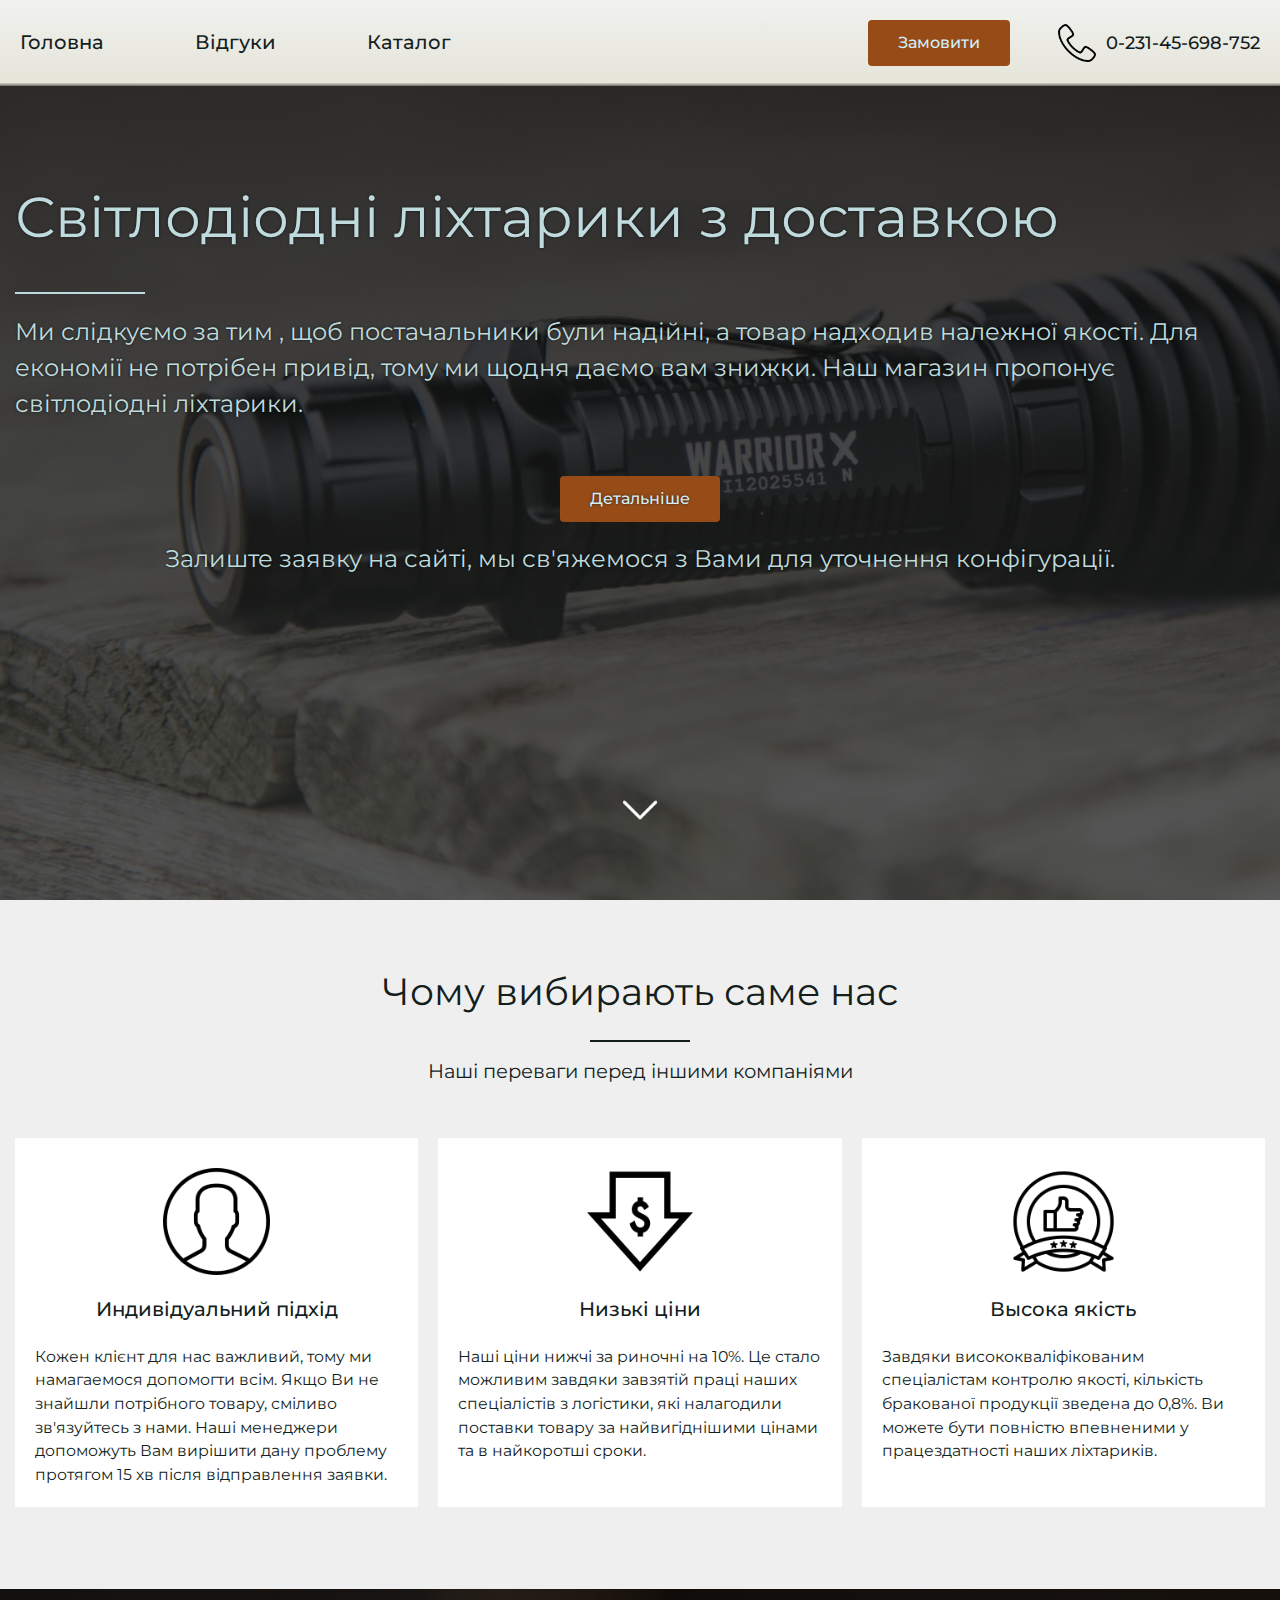
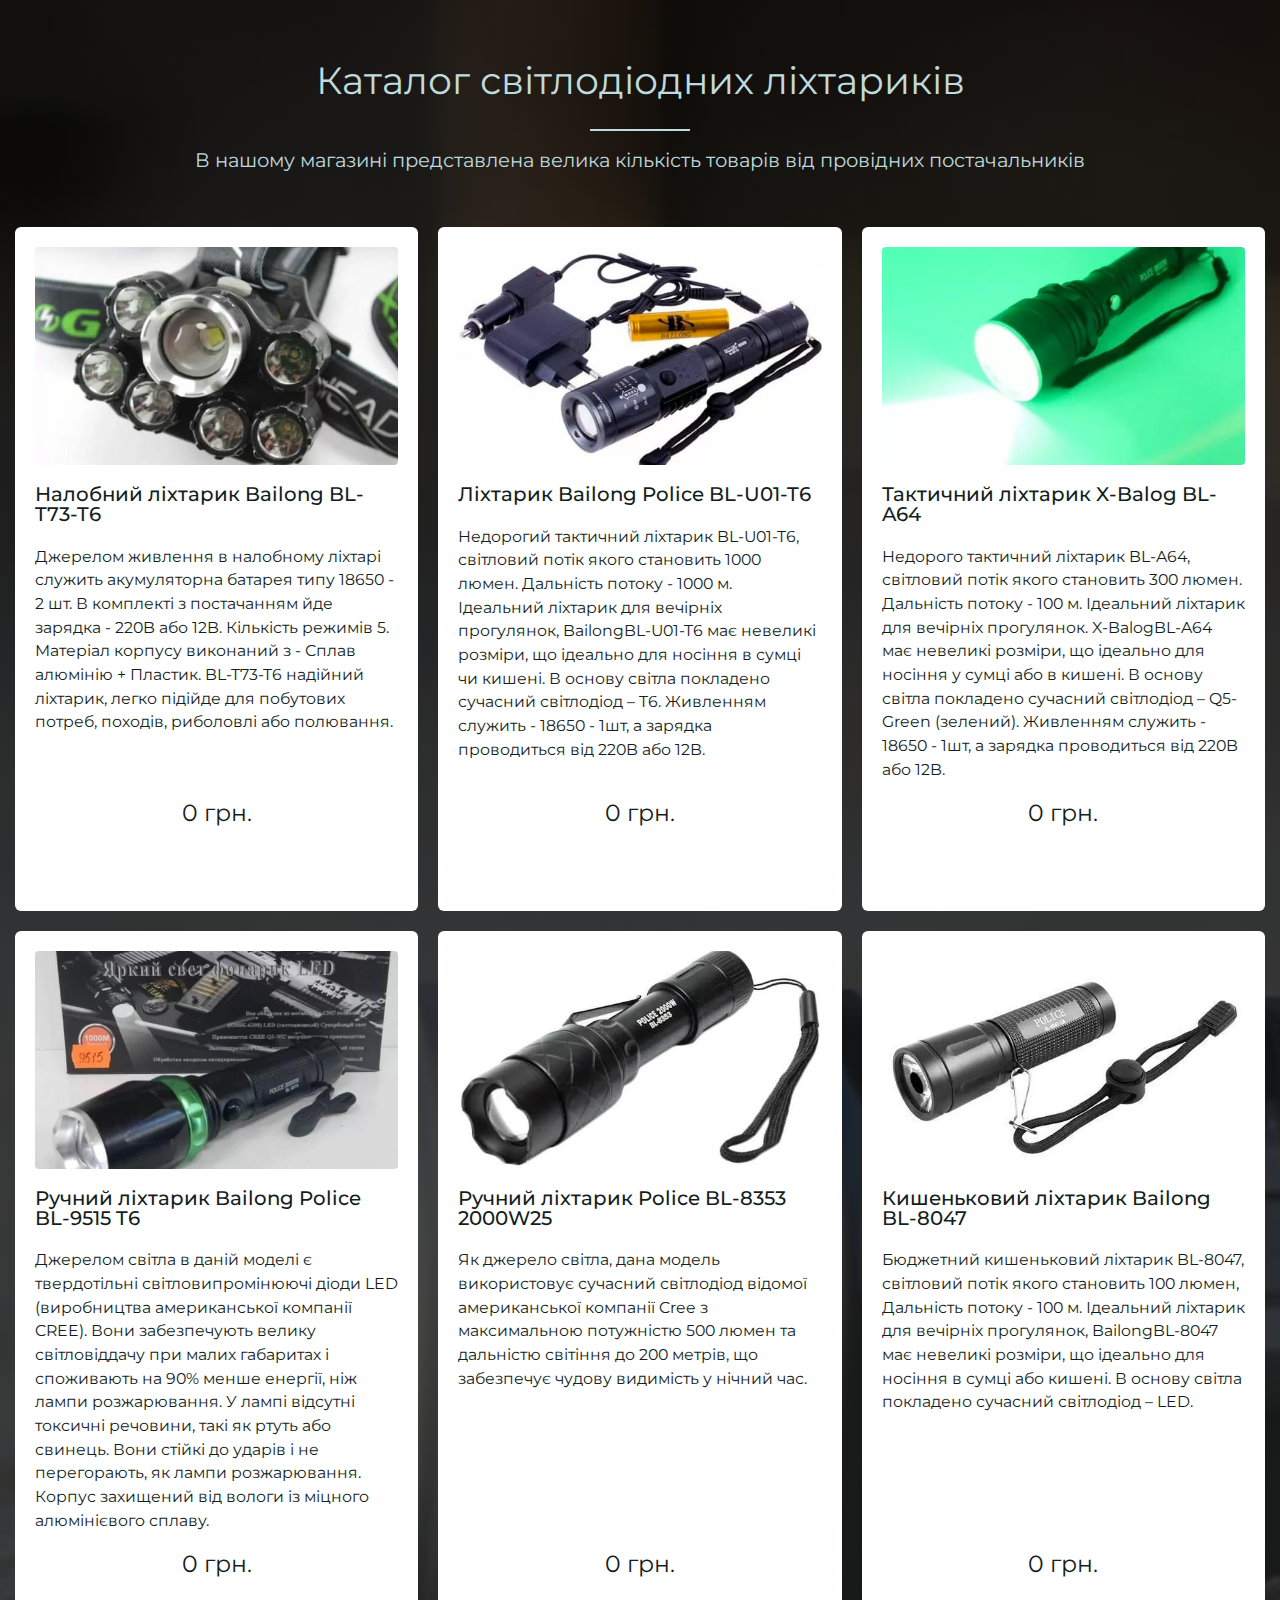
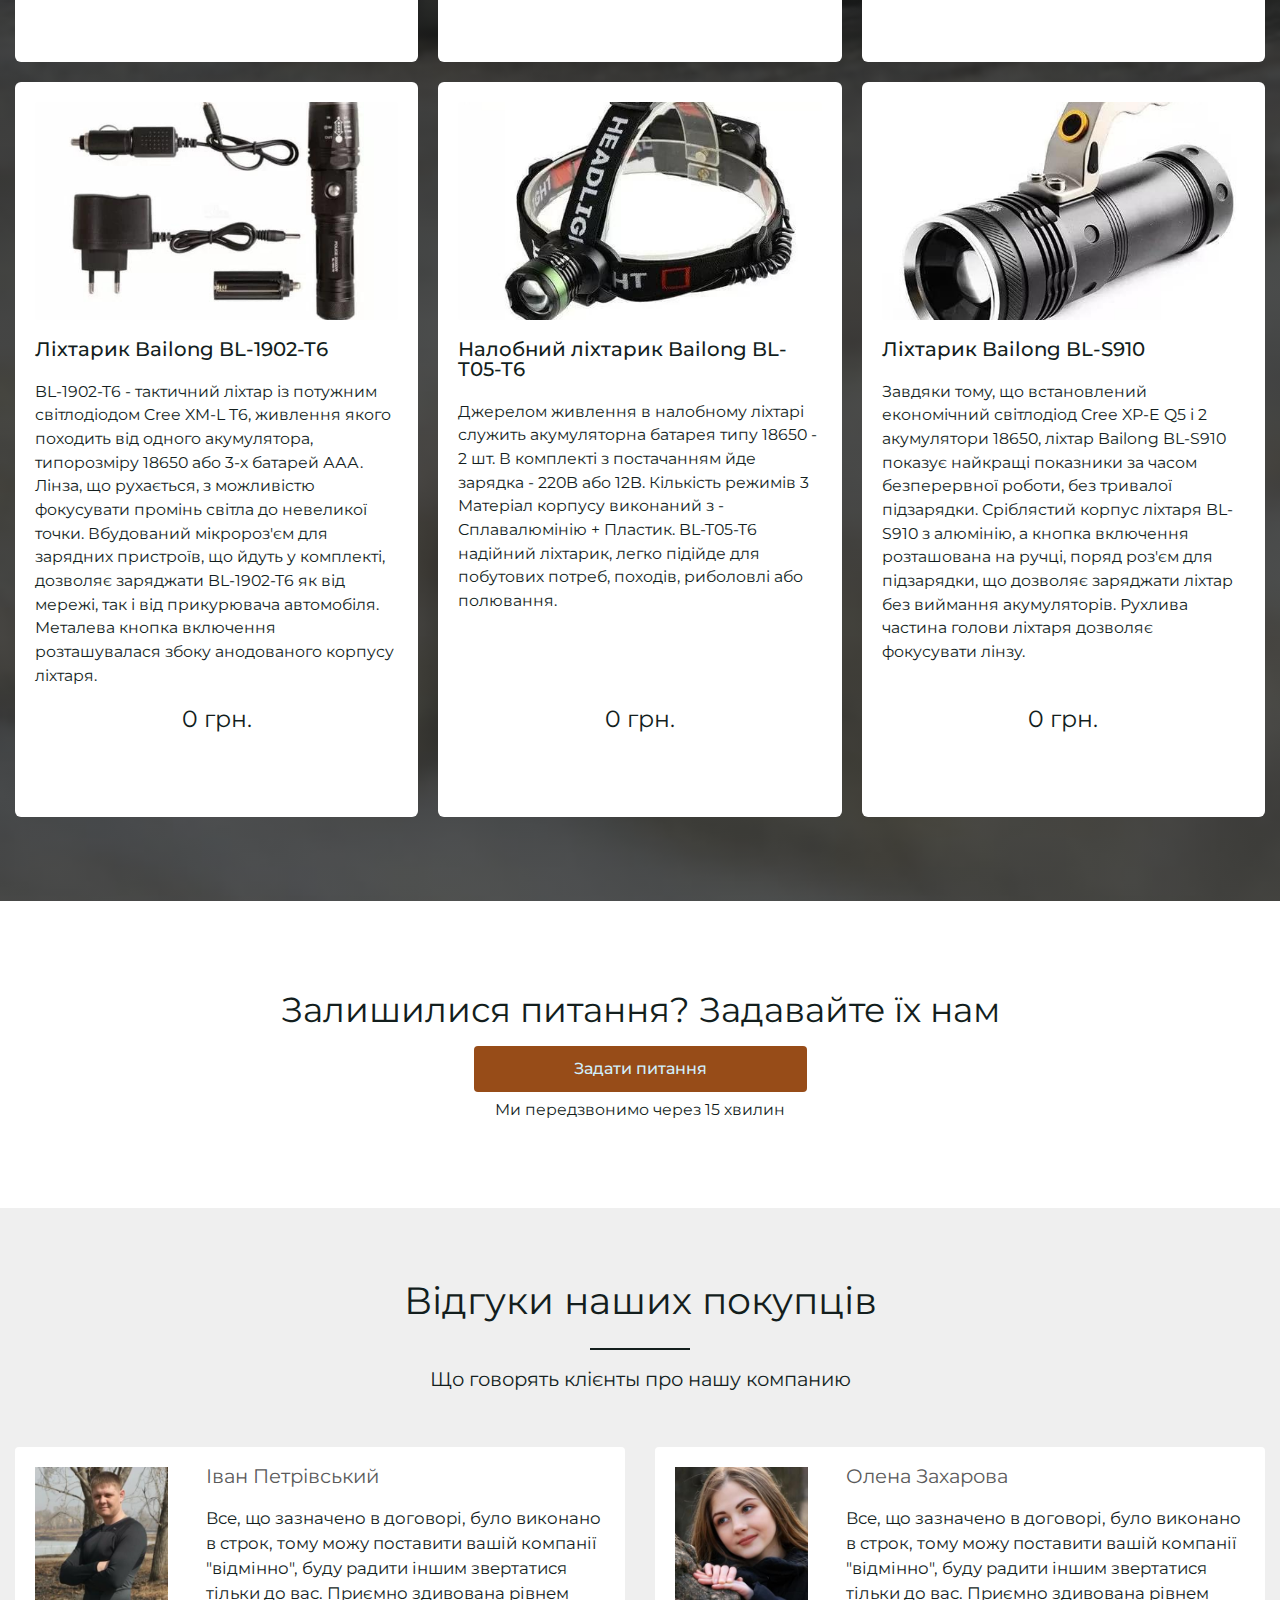
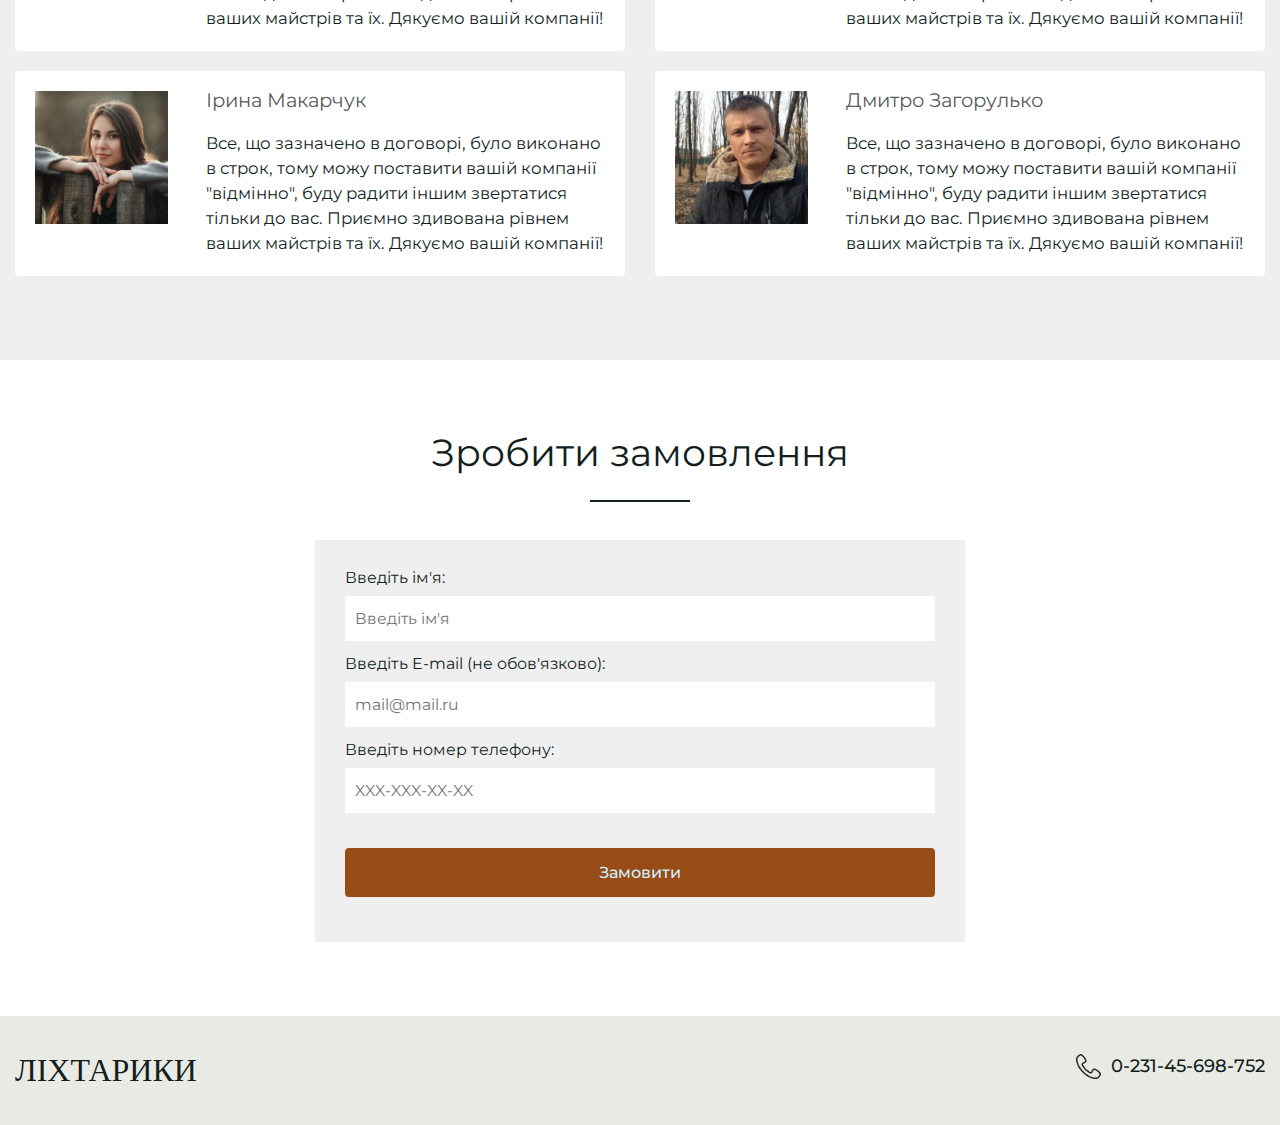
<file: index.html>
<!DOCTYPE html>
<html lang="ru">

<head>
	<title>Головна</title>
	<meta charset="UTF-8">
	<meta name="format-detection" content="telephone=no">
	<!-- <style>body{opacity: 0;}</style> -->
	<link rel="stylesheet" href="css/style.min.css?_v=20220407163545">
	<link rel="shortcut icon" href="favicon.ico">
	<!-- <meta name="robots" content="noindex, nofollow"> -->
	<meta name="viewport" content="width=device-width, initial-scale=1.0">
</head>

<body>
	<div class="wrapper">
		<header data-scroll-show="500" class="header">
			<div class="header__container">
				<div class="header__top top-header">
					<div class="top-header__left left-header">
						<div class="left-header__menu menu">
							<button type="button" class=" icon-menu"><span></span></button>
							<nav class="menu__body">
								<ul class="menu__list">
									<li class="menu__item"><a href="index.html" class="menu__link">Головна</a></li>
									<li class="menu__item"><a href="reviews.html" class="menu__link">Відгуки</a></li>
									<li class="menu__item"><a href="catalog.html" class="menu__link">Каталог</a></li>
								</ul>
							</nav>
						</div>
					</div>
					<div class="top-header__logo">
						<a href="#" class="header__logo"><img data-src="#" alt=""></a>
					</div>
					<div class="top-header__right right-header">
						<a href="" data-goto=".zayavka" class="right-header__button button">Замовити</a>
						<div data-da=".menu__body,765" class="right-header__phone">
							<img class="right-header__icon" src="img/icons/phone.png" alt="">
							<a href="tel:023145698752" class="right-header__number">0-231-45-698-752</a>
						</div>
					</div>

				</div>

			</div>
		</header>
		<main class="page">
			<section data-fullscreen class="start">
				<div class="start__container">
					<h1 class="start__title">
						Світлодіодні ліхтарики з доставкою
					</h1>
					<p class="start__text">
						Ми слідкуємо за тим , щоб постачальники були надійні, а товар надходив належної якості. Для
						економії не потрібен привід, тому
						ми щодня даємо вам знижки. Наш магазин пропонує
						світлодіодні
						ліхтарики.
					</p>
					<a href="#" data-goto=".zayavka" class="start__button button">Детальніше</a>
					<p class="start__text start__text_bottom">
						Залиште заявку на сайті, мы св'яжемося з Вами для уточнення конфігурації.
					</p>
					<div data-goto-header data-goto="#advantage" class="start__down"><img src="img/icons/down-arrow.png" alt="">
					</div>
				</div>
			</section>
			<section id="advantage" class="advantage">
				<div class="advantage__container">
					<h2 class="advantage__title">
						Чому вибирають саме нас
					</h2>
					<h3 class="advantage__subtitle">
						Наші переваги перед іншими компаніями
					</h3>
					<div class="advantage__body body-advantage">
						<div class="body-advantage__item">
							<div class="body-advantage__content content-body-advantage">
								<div class="content-body-advantage__image-ibg"><img src="img/advantage/01.png" alt=""></div>
								<div class="content-body-advantage__title">
									Индивідуальний підхід
								</div>
								<p class="content-body-advantage__text">
									Кожен клієнт для нас важливий, тому ми намагаемося допомогти всім.
									Якщо Ви не знайшли потрібного товару, сміливо
									зв'язуйтесь з нами.
									Наші менеджери допоможуть Вам вирішити дану проблему протягом 15 хв після відправлення заявки.
								</p>
							</div>
						</div>
						<div class="body-advantage__item">
							<div class="body-advantage__content content-body-advantage">
								<div class="content-body-advantage__image-ibg"><img src="img/advantage/02.png" alt=""></div>
								<div class="content-body-advantage__title">
									Низькі ціни
								</div>
								<p class="content-body-advantage__text">
									Наші ціни нижчі за риночні на 10%. Це стало можливим завдяки завзятій праці наших спеціалістів з
									логістики, які налагодили поставки товару за найвигіднішими цінами та в найкоротші сроки.
								</p>
							</div>
						</div>
						<div class="body-advantage__item">
							<div class="body-advantage__content content-body-advantage">
								<div class="content-body-advantage__image-ibg"><img src="img/advantage/03.png" alt=""></div>
								<div class="content-body-advantage__title">
									Высока якість
								</div>
								<p class="content-body-advantage__text">
									Завдяки висококваліфікованим спеціалістам контролю якості, кількість бракованої продукції зведена до
									0,8%.
									Ви можете бути повністю впевненими у працездатності наших ліхтариків.
								</p>
							</div>
						</div>
					</div>
				</div>
			</section>
			<section class="catalog">
				<div class="catalog__container">
					<h2 class="catalog__title">
						Каталог світлодіодних ліхтариків
					</h2>
					<h3 class="catalog__subtitle">
						В нашому магазині представлена велика кількість товарів від провідних постачальників
					</h3>
					<div class="catalog__body body-catalog">
						<div class="body-catalog__item">
							<div class="item-body-catalog">
								<a href="page-product-1.html" target="_blank" class="item-body-catalog__image-ibg"><img src="img/catalog/0.jpg" alt=""></a>
								<h3 class="item-body-catalog__title">
									Налобний ліхтарик Bailong BL-T73-T6
								</h3>
								<p class="item-body-catalog__text">
									Джерелом живлення в налобному ліхтарі служить акумуляторна батарея типу 18650 - 2 шт. В комплекті з
									постачанням йде зарядка - 220B або 12B. Кількість режимів 5. Матеріал корпусу виконаний з - Сплав
									алюмінію + Пластик. BL-T73-T6 надійний ліхтарик, легко підійде для побутових потреб, походів,
									риболовлі або
									полювання.
								</p>
								<p class="item-body-catalog__price">
									0 грн.
								</p>
								<a href="page-product-1.html" target="_blank" class="item-body-catalog__button button">Детальніше</a>
							</div>
						</div>
						<div class="body-catalog__item">
							<div class="item-body-catalog">
								<a href="page-product-2.html" target="_blank" class="item-body-catalog__image-ibg"><img src="img/catalog/02.jpg" alt=""></a>
								<h3 class="item-body-catalog__title">
									Ліхтарик Bailong Police BL-U01-T6
								</h3>
								<p class="item-body-catalog__text">
									Недорогий тактичний ліхтарик BL-U01-T6, світловий потік якого становить 1000 люмен. Дальність
									потоку - 1000 м. Ідеальний ліхтарик для вечірніх прогулянок, BailongBL-U01-T6 має невеликі розміри,
									що ідеально для носіння в сумці чи кишені. В основу світла покладено сучасний світлодіод – T6.
									Живленням служить - 18650 - 1шт, а зарядка проводиться від 220B або 12B.
								</p>
								<p class="item-body-catalog__price">
									0 грн.
								</p>
								<a href="page-product-2.html" target="_blank" class="item-body-catalog__button button">Детальніше</a>
							</div>
						</div>
						<div class="body-catalog__item">
							<div class="item-body-catalog">
								<a href="page-product-3.html" target="_blank" class="item-body-catalog__image-ibg"><img src="img/catalog/03.jpg" alt=""></a>
								<h3 class="item-body-catalog__title">
									Тактичний ліхтарик X-Balog BL-A64
								</h3>
								<p class="item-body-catalog__text">
									Недорого тактичний ліхтарик BL-A64, світловий потік якого становить 300 люмен. Дальність потоку -
									100 м. Ідеальний ліхтарик для вечірніх прогулянок. X-BalogBL-A64 має невеликі розміри, що ідеально
									для носіння у сумці або в кишені. В основу світла покладено сучасний світлодіод – Q5-Green (зелений).
									Живленням служить - 18650 - 1шт, а зарядка проводиться від 220B або 12B.
								</p>
								<p class="item-body-catalog__price">
									0 грн.
								</p>
								<a href="page-product-3.html" target="_blank" class="item-body-catalog__button button">Детальніше</a>
							</div>
						</div>
						<div class="body-catalog__item">
							<div class="item-body-catalog">
								<a href="page-product-4.html" target="_blank" class="item-body-catalog__image-ibg"><img src="img/catalog/04.jpg" alt=""></a>
								<h3 class="item-body-catalog__title">
									Ручний ліхтарик Bailong Police BL-9515 T6
								</h3>
								<p class="item-body-catalog__text">
									Джерелом світла в даній моделі є твердотільні світловипромінюючі діоди LED (виробництва американської
									компанії CREE). Вони забезпечують велику світловіддачу при малих габаритах і споживають на 90% менше
									енергії, ніж лампи розжарювання. У лампі відсутні токсичні речовини, такі як ртуть або свинець. Вони
									стійкі до ударів і не перегорають, як лампи розжарювання. Корпус захищений від вологи із міцного
									алюмінієвого сплаву.
								</p>
								<p class="item-body-catalog__price">
									0 грн.
								</p>
								<a href="page-product-4.html" target="_blank" class="item-body-catalog__button button">Детальніше</a>
							</div>
						</div>
						<div class="body-catalog__item">
							<div class="item-body-catalog">
								<a href="page-product-5.html" target="_blank" class="item-body-catalog__image-ibg"><img src="img/catalog/05.jpg" alt=""></a>
								<h3 class="item-body-catalog__title">
									Ручний ліхтарик Police BL-8353 2000W25
								</h3>
								<p class="item-body-catalog__text">
									Як джерело світла, дана модель використовує сучасний світлодіод відомої американської компанії Cree з
									максимальною потужністю 500 люмен та дальністю світіння до 200 метрів, що забезпечує чудову видимість
									у нічний час.
								</p>
								<p class="item-body-catalog__price">
									0 грн.
								</p>
								<a href="page-product-5.html" target="_blank" class="item-body-catalog__button button">Детальніше</a>
							</div>
						</div>
						<div class="body-catalog__item">
							<div class="item-body-catalog">
								<a href="page-product-6.html" target="_blank" class="item-body-catalog__image-ibg"><img src="img/catalog/06.jpg" alt=""></a>
								<h3 class="item-body-catalog__title">
									Кишеньковий ліхтарик Bailong BL-8047
								</h3>
								<p class="item-body-catalog__text">
									Бюджетний кишеньковий ліхтарик BL-8047, світловий потік якого становить 100 люмен, Дальність потоку -
									100 м. Ідеальний ліхтарик для вечірніх прогулянок, BailongBL-8047 має невеликі розміри, що ідеально
									для носіння в сумці або кишені. В основу світла покладено сучасний світлодіод – LED.
								</p>
								<p class="item-body-catalog__price">
									0 грн.
								</p>
								<a href="page-product-6.html" target="_blank" class="item-body-catalog__button button">Детальніше</a>
							</div>
						</div>
						<div class="body-catalog__item">
							<div class="item-body-catalog">
								<a href="page-product-7.html" target="_blank" class=" item-body-catalog__image-ibg"><img src="img/catalog/07.jpg" alt=""></a>
								<h3 class="item-body-catalog__title">
									Ліхтарик Bailong BL-1902-T6
								</h3>
								<p class="item-body-catalog__text">
									BL-1902-T6 - тактичний ліхтар із потужним світлодіодом Cree XM-L T6, живлення якого походить від
									одного акумулятора, типорозміру 18650 або 3-х батарей ААА. Лінза, що рухається, з можливістю
									фокусувати промінь світла до невеликої точки. Вбудований мікророз'єм для зарядних пристроїв, що йдуть
									у комплекті, дозволяє заряджати BL-1902-T6 як від мережі, так і від прикурювача автомобіля. Металева
									кнопка включення розташувалася збоку анодованого корпусу ліхтаря.
								</p>
								<p class="item-body-catalog__price">
									0 грн.
								</p>
								<a href="page-product-7.html" target="_blank" class="item-body-catalog__button button">Детальніше</a>
							</div>
						</div>
						<div class="body-catalog__item">
							<div class="item-body-catalog">
								<a href="page-product-8.html" target="_blank" class="item-body-catalog__image-ibg"><img src="img/catalog/08.jpg" alt=""></a>
								<h3 class="item-body-catalog__title">
									Налобний ліхтарик Bailong BL-T05-T6
								</h3>
								<p class="item-body-catalog__text">
									Джерелом живлення в налобному ліхтарі служить акумуляторна батарея типу 18650 - 2 шт. В комплекті з
									постачанням йде зарядка - 220B або 12B. Кількість режимів 3 Матеріал корпусу виконаний з -
									Сплавалюмінію + Пластик. BL-T05-T6 надійний ліхтарик, легко підійде для побутових потреб, походів,
									риболовлі або
									полювання.
								</p>
								<p class="item-body-catalog__price">
									0 грн.
								</p>
								<a href="page-product-8.html" target="_blank" class="item-body-catalog__button button">Детальніше</a>
							</div>
						</div>
						<div class="body-catalog__item">
							<div class="item-body-catalog">
								<a href="page-product-9.html" target="_blank" class="item-body-catalog__image-ibg"><img src="img/catalog/09.jpg" alt=""></a>
								<h3 class="item-body-catalog__title">
									Ліхтарик Bailong BL-S910
								</h3>
								<p class="item-body-catalog__text">
									Завдяки тому, що встановлений економічний світлодіод Cree XP-E Q5 і 2 акумулятори 18650, ліхтар
									Bailong BL-S910 показує найкращі показники за часом безперервної роботи, без тривалої підзарядки.
									Сріблястий корпус ліхтаря BL-S910 з алюмінію, а кнопка включення розташована на ручці, поряд роз'єм
									для підзарядки, що дозволяє заряджати ліхтар без виймання акумуляторів. Рухлива частина голови ліхтаря
									дозволяє фокусувати лінзу.
								</p>
								<p class="item-body-catalog__price">
									0 грн.
								</p>
								<a href="page-product-9.html" target="_blank" class="item-body-catalog__button button">Детальніше</a>
							</div>
						</div>
					</div>
				</div>
			</section>
			<section class="quostions">
				<div class="quostions__container">
					<h2 class="quostions__title">
						Залишилися питання? Задавайте їх нам
					</h2>
					<a href="" data-goto=".zayavka" class="quostions__button button">Задати питання</a>
					<p class="quostions__subtitle">
						Ми передзвонимо через 15 хвилин
					</p>
				</div>
			</section>
			<section class="reviews" id="reviews">
				<div class="reviews__container">
					<h2 class="reviews__title">
						Відгуки наших покупців
					</h2>
					<h3 class="reviews__subtitle">
						Що говорять клієнты про нашу компанию
					</h3>
					<div class="reviews__body body-reviews">
						<div class="body-reviews__item ">
							<div class="item-body-reviews">
								<div class="item-body-reviews__left">
									<div class="item-body-reviews__image-ibg"><img src="img/reviews/01.jpg" alt=""></div>
								</div>
								<div class="item-body-reviews__right">
									<div class="item-body-reviews__name">
										Іван Петрівський
									</div>
									<div class="item-body-reviews__text">
										Все, що зазначено в договорі, було виконано в строк, тому можу поставити вашій компанії "відмінно",
										буду радити іншим звертатися тільки до вас. Приємно здивована рівнем ваших майстрів та їх. Дякуємо
										вашій компанії!
									</div>
								</div>
							</div>
						</div>
						<div class="body-reviews__item ">
							<div class="item-body-reviews">
								<div class="item-body-reviews__left">
									<div class="item-body-reviews__image-ibg"><img src="img/reviews/02.jpg" alt=""></div>
								</div>
								<div class="item-body-reviews__right">
									<div class="item-body-reviews__name">
										Олена Захарова
									</div>
									<div class="item-body-reviews__text">
										Все, що зазначено в договорі, було виконано в строк, тому можу поставити вашій компанії "відмінно",
										буду радити іншим звертатися тільки до вас. Приємно здивована рівнем ваших майстрів та їх. Дякуємо
										вашій компанії!
									</div>
								</div>
							</div>
						</div>
						<div class="body-reviews__item ">
							<div class="item-body-reviews">
								<div class="item-body-reviews__left">
									<div class="item-body-reviews__image-ibg"><img src="img/reviews/03.jpg" alt=""></div>
								</div>
								<div class="item-body-reviews__right">
									<div class="item-body-reviews__name">
										Ірина Макарчук
									</div>
									<div class="item-body-reviews__text">
										Все, що зазначено в договорі, було виконано в строк, тому можу поставити вашій компанії "відмінно",
										буду радити іншим звертатися тільки до вас. Приємно здивована рівнем ваших майстрів та їх. Дякуємо
										вашій компанії!
									</div>
								</div>
							</div>
						</div>
						<div class="body-reviews__item ">
							<div class="item-body-reviews">
								<div class="item-body-reviews__left">
									<div class="item-body-reviews__image-ibg"><img src="img/reviews/04.jpg" alt=""></div>
								</div>
								<div class="item-body-reviews__right">
									<div class="item-body-reviews__name">
										Дмитро Загорулько
									</div>
									<div class="item-body-reviews__text">
										Все, що зазначено в договорі, було виконано в строк, тому можу поставити вашій компанії "відмінно",
										буду радити іншим звертатися тільки до вас. Приємно здивована рівнем ваших майстрів та їх. Дякуємо
										вашій компанії!
									</div>
								</div>
							</div>
						</div>
					</div>
				</div>
			</section>
			<section class="zayavka">
				<div class="zayavka__container">
					<h2 class="zayavka__title">
						Зробити замовлення
					</h2>
					<form action="#" class="zayavka__form form-zayavka">
						<div class="form-zayavka__line">
							<label for="name" class="form-zayavka__label">Введіть ім'я:</label>
							<input id="name" type="text" placeholder="Введіть ім'я" class="form-zayavka__input">
						</div>
						<div class="form-zayavka__line">
							<label for="email" class="form-zayavka__label">Введіть E-mail (не обов'язково):</label>
							<input id="email" type="email" placeholder="mail@mail.ru" class="form-zayavka__input">
						</div>
						<div class="form-zayavka__line">
							<label for="tel" class="form-zayavka__label">Введіть номер телефону:</label>
							<input id="tel" type="text" placeholder="XXX-XXX-XX-XX" class="form-zayavka__input">
						</div>
						<div class="form-zayavka__line">
							<button class="form-zayavka__button button">Замовити</button>
						</div>
						<div class="form-zayavka__line">
						</div>

					</form>
				</div>
			</section>
		</main>
		<footer class="footer">
			<div class="footer__container">
				<div class="footer__left left-footer">
					<div class="left-footer__logo">
						<a href="index.html">ЛІХТАРИКИ</a>
					</div>
				</div>
				<div class="footer__right right-footer ">
					<div class="right-footer__phone">
						<img class="right-footer__icon" src="img/icons/phone.png" alt="">
						<a href="tel:023145698752" class="right-footer__number">0-231-45-698-752</a>
					</div>
				</div>
			</div>
		</footer>
	</div>
	<div id="popup" aria-hidden="true" class="popup">
		<div class="popup__wrapper">
			<div class="popup__content">
				<button data-close type="button" class="popup__close">Закрыть</button>
				<div class="popup__text">

				</div>
			</div>
		</div>
	</div>
	<script src="js/app.min.js?_v=20220407163545"></script>
</body>

</html>
</file>
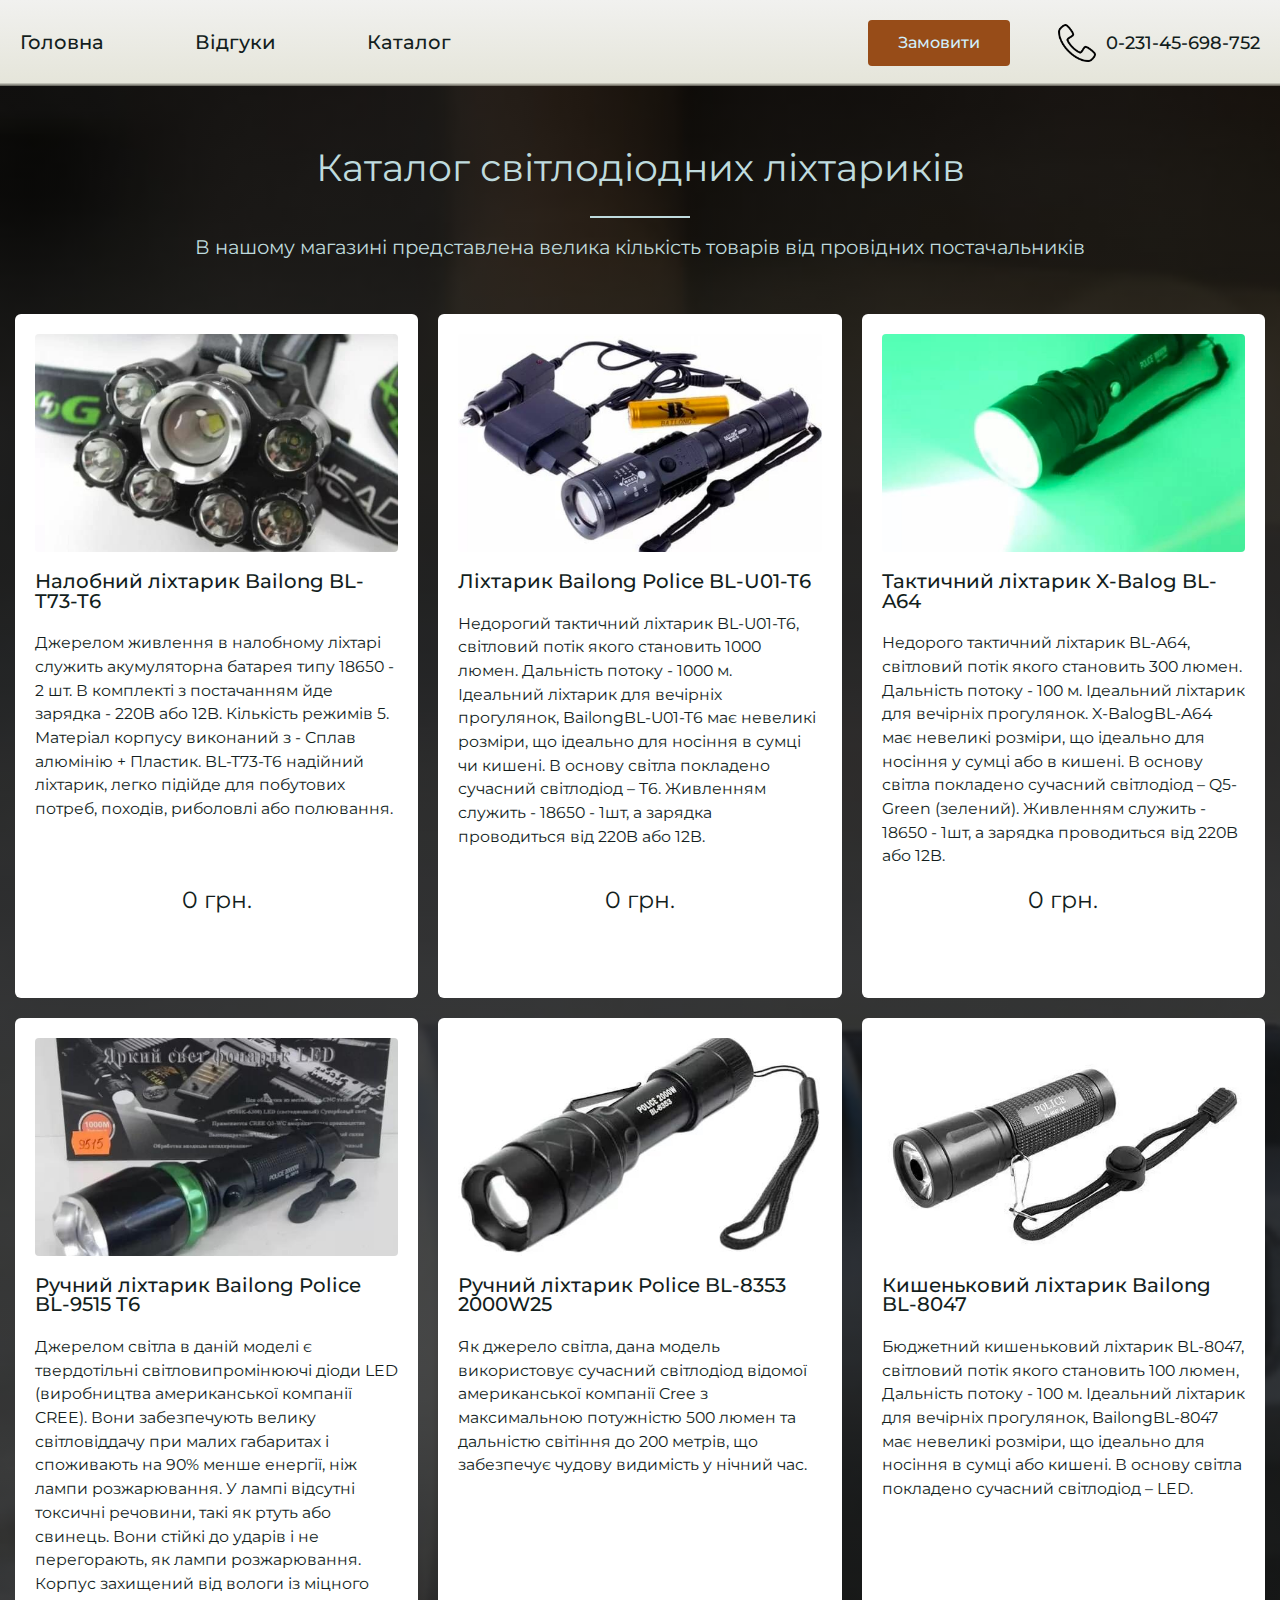
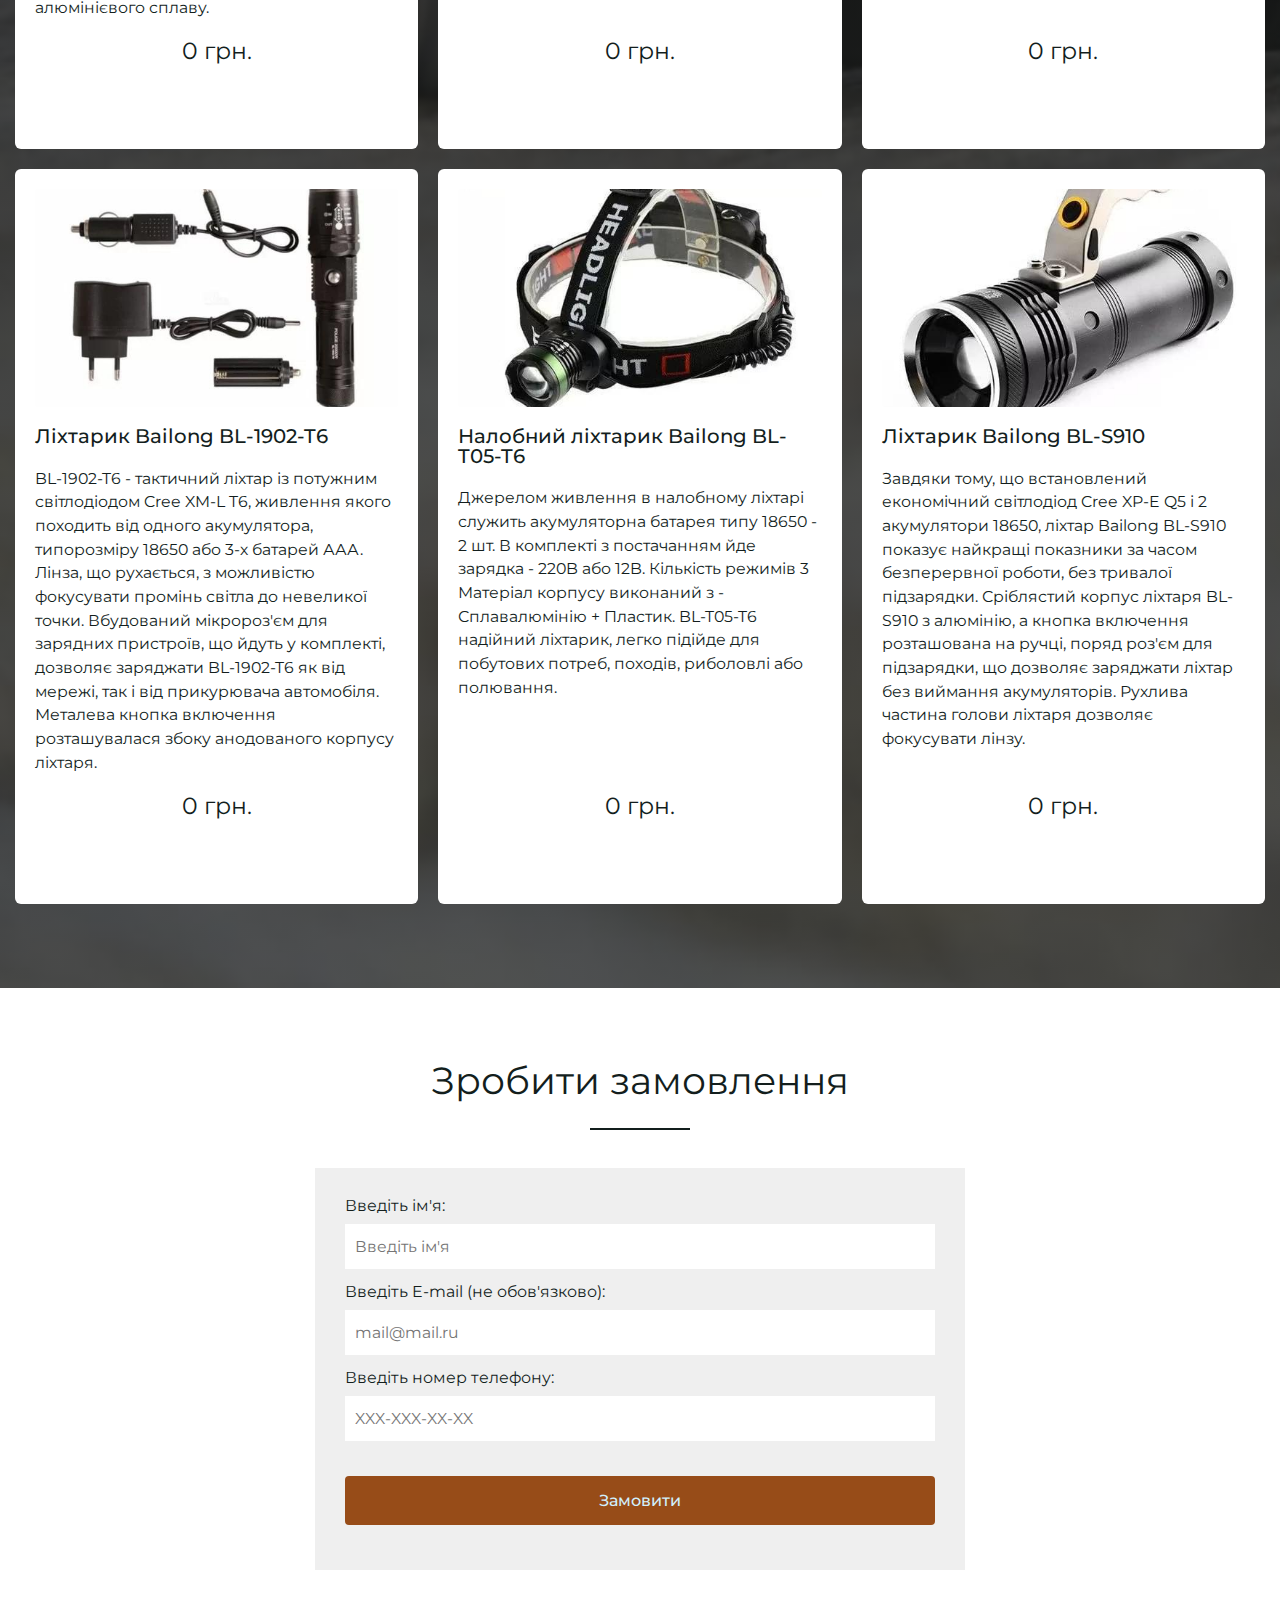
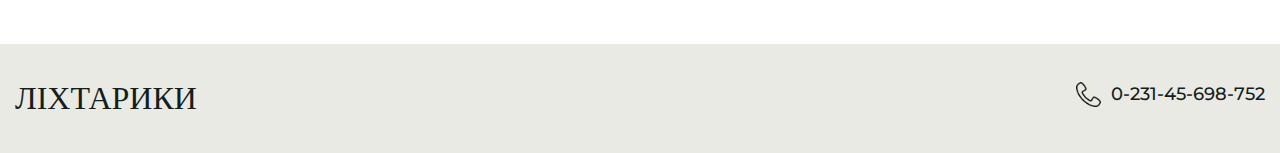
<file: catalog.html>
<!DOCTYPE html>
<html lang="ru">

<head>
	<title>Каталог</title>
	<meta charset="UTF-8">
	<meta name="format-detection" content="telephone=no">
	<!-- <style>body{opacity: 0;}</style> -->
	<link rel="stylesheet" href="css/style.min.css?_v=20220407163545">
	<link rel="shortcut icon" href="favicon.ico">
	<!-- <meta name="robots" content="noindex, nofollow"> -->
	<meta name="viewport" content="width=device-width, initial-scale=1.0">
</head>

<body>
	<div class="wrapper">
		<header data-scroll-show="500" class="header">
			<div class="header__container">
				<div class="header__top top-header">
					<div class="top-header__left left-header">
						<div class="left-header__menu menu">
							<button type="button" class=" icon-menu"><span></span></button>
							<nav class="menu__body">
								<ul class="menu__list">
									<li class="menu__item"><a href="index.html" class="menu__link">Головна</a></li>
									<li class="menu__item"><a href="reviews.html" class="menu__link">Відгуки</a></li>
									<li class="menu__item"><a href="catalog.html" class="menu__link">Каталог</a></li>
								</ul>
							</nav>
						</div>
					</div>
					<div class="top-header__logo">
						<a href="#" class="header__logo"><img data-src="#" alt=""></a>
					</div>
					<div class="top-header__right right-header">
						<a href="" data-goto=".zayavka" class="right-header__button button">Замовити</a>
						<div data-da=".menu__body,765" class="right-header__phone">
							<img class="right-header__icon" src="img/icons/phone.png" alt="">
							<a href="tel:023145698752" class="right-header__number">0-231-45-698-752</a>
						</div>
					</div>

				</div>

			</div>
		</header>
		<main class="page">
			<section class="catalog catalog_padding-top">
				<div class="catalog__container">
					<h2 class="catalog__title">
						Каталог світлодіодних ліхтариків
					</h2>
					<h3 class="catalog__subtitle">
						В нашому магазині представлена велика кількість товарів від провідних постачальників
					</h3>
					<div class="catalog__body body-catalog">
						<div class="body-catalog__item">
							<div class="item-body-catalog">
								<a href="page-product-1.html" target="_blank" class="item-body-catalog__image-ibg"><img src="img/catalog/0.jpg" alt=""></a>
								<h3 class="item-body-catalog__title">
									Налобний ліхтарик Bailong BL-T73-T6
								</h3>
								<p class="item-body-catalog__text">
									Джерелом живлення в налобному ліхтарі служить акумуляторна батарея типу 18650 - 2 шт. В
									комплекті з
									постачанням йде зарядка - 220B або 12B. Кількість режимів 5. Матеріал корпусу виконаний з -
									Сплав
									алюмінію + Пластик. BL-T73-T6 надійний ліхтарик, легко підійде для побутових потреб, походів,
									риболовлі або
									полювання.
								</p>
								<p class="item-body-catalog__price">
									0 грн.
								</p>
								<a href="page-product-1.html" target="_blank" class="item-body-catalog__button button">Детальніше</a>
							</div>
						</div>
						<div class="body-catalog__item">
							<div class="item-body-catalog">
								<a href="page-product-2.html" target="_blank" class="item-body-catalog__image-ibg"><img src="img/catalog/02.jpg" alt=""></a>
								<h3 class="item-body-catalog__title">
									Ліхтарик Bailong Police BL-U01-T6
								</h3>
								<p class="item-body-catalog__text">
									Недорогий тактичний ліхтарик BL-U01-T6, світловий потік якого становить 1000 люмен. Дальність
									потоку - 1000 м. Ідеальний ліхтарик для вечірніх прогулянок, BailongBL-U01-T6 має невеликі
									розміри,
									що ідеально для носіння в сумці чи кишені. В основу світла покладено сучасний світлодіод –
									T6.
									Живленням служить - 18650 - 1шт, а зарядка проводиться від 220B або 12B.
								</p>
								<p class="item-body-catalog__price">
									0 грн.
								</p>
								<a href="page-product-2.html" target="_blank" class="item-body-catalog__button button">Детальніше</a>
							</div>
						</div>
						<div class="body-catalog__item">
							<div class="item-body-catalog">
								<a href="page-product-3.html" target="_blank" class="item-body-catalog__image-ibg"><img src="img/catalog/03.jpg" alt=""></a>
								<h3 class="item-body-catalog__title">
									Тактичний ліхтарик X-Balog BL-A64
								</h3>
								<p class="item-body-catalog__text">
									Недорого тактичний ліхтарик BL-A64, світловий потік якого становить 300 люмен. Дальність
									потоку -
									100 м. Ідеальний ліхтарик для вечірніх прогулянок. X-BalogBL-A64 має невеликі розміри, що
									ідеально
									для носіння у сумці або в кишені. В основу світла покладено сучасний світлодіод – Q5-Green
									(зелений).
									Живленням служить - 18650 - 1шт, а зарядка проводиться від 220B або 12B.
								</p>
								<p class="item-body-catalog__price">
									0 грн.
								</p>
								<a href="page-product-3.html" target="_blank" class="item-body-catalog__button button">Детальніше</a>
							</div>
						</div>
						<div class="body-catalog__item">
							<div class="item-body-catalog">
								<a href="page-product-4.html" target="_blank" class="item-body-catalog__image-ibg"><img src="img/catalog/04.jpg" alt=""></a>
								<h3 class="item-body-catalog__title">
									Ручний ліхтарик Bailong Police BL-9515 T6
								</h3>
								<p class="item-body-catalog__text">
									Джерелом світла в даній моделі є твердотільні світловипромінюючі діоди LED (виробництва
									американської
									компанії CREE). Вони забезпечують велику світловіддачу при малих габаритах і споживають на
									90% менше
									енергії, ніж лампи розжарювання. У лампі відсутні токсичні речовини, такі як ртуть або
									свинець. Вони
									стійкі до ударів і не перегорають, як лампи розжарювання. Корпус захищений від вологи із
									міцного
									алюмінієвого сплаву.
								</p>
								<p class="item-body-catalog__price">
									0 грн.
								</p>
								<a href="page-product-4.html" target="_blank" class="item-body-catalog__button button">Детальніше</a>
							</div>
						</div>
						<div class="body-catalog__item">
							<div class="item-body-catalog">
								<a href="page-product-5.html" target="_blank" class="item-body-catalog__image-ibg"><img src="img/catalog/05.jpg" alt=""></a>
								<h3 class="item-body-catalog__title">
									Ручний ліхтарик Police BL-8353 2000W25
								</h3>
								<p class="item-body-catalog__text">
									Як джерело світла, дана модель використовує сучасний світлодіод відомої американської
									компанії Cree з
									максимальною потужністю 500 люмен та дальністю світіння до 200 метрів, що забезпечує чудову
									видимість
									у нічний час.
								</p>
								<p class="item-body-catalog__price">
									0 грн.
								</p>
								<a href="page-product-5.html" target="_blank" class="item-body-catalog__button button">Детальніше</a>
							</div>
						</div>
						<div class="body-catalog__item">
							<div class="item-body-catalog">
								<a href="page-product-6.html" target="_blank" class="item-body-catalog__image-ibg"><img src="img/catalog/06.jpg" alt=""></a>
								<h3 class="item-body-catalog__title">
									Кишеньковий ліхтарик Bailong BL-8047
								</h3>
								<p class="item-body-catalog__text">
									Бюджетний кишеньковий ліхтарик BL-8047, світловий потік якого становить 100 люмен, Дальність
									потоку -
									100 м. Ідеальний ліхтарик для вечірніх прогулянок, BailongBL-8047 має невеликі розміри, що
									ідеально
									для носіння в сумці або кишені. В основу світла покладено сучасний світлодіод – LED.
								</p>
								<p class="item-body-catalog__price">
									0 грн.
								</p>
								<a href="page-product-6.html" target="_blank" class="item-body-catalog__button button">Детальніше</a>
							</div>
						</div>
						<div class="body-catalog__item">
							<div class="item-body-catalog">
								<a href="page-product-7.html" target="_blank" class=" item-body-catalog__image-ibg"><img src="img/catalog/07.jpg" alt=""></a>
								<h3 class="item-body-catalog__title">
									Ліхтарик Bailong BL-1902-T6
								</h3>
								<p class="item-body-catalog__text">
									BL-1902-T6 - тактичний ліхтар із потужним світлодіодом Cree XM-L T6, живлення якого походить
									від
									одного акумулятора, типорозміру 18650 або 3-х батарей ААА. Лінза, що рухається, з можливістю
									фокусувати промінь світла до невеликої точки. Вбудований мікророз'єм для зарядних пристроїв,
									що йдуть
									у комплекті, дозволяє заряджати BL-1902-T6 як від мережі, так і від прикурювача автомобіля.
									Металева
									кнопка включення розташувалася збоку анодованого корпусу ліхтаря.
								</p>
								<p class="item-body-catalog__price">
									0 грн.
								</p>
								<a href="page-product-7.html" target="_blank" class="item-body-catalog__button button">Детальніше</a>
							</div>
						</div>
						<div class="body-catalog__item">
							<div class="item-body-catalog">
								<a href="page-product-8.html" target="_blank" class="item-body-catalog__image-ibg"><img src="img/catalog/08.jpg" alt=""></a>
								<h3 class="item-body-catalog__title">
									Налобний ліхтарик Bailong BL-T05-T6
								</h3>
								<p class="item-body-catalog__text">
									Джерелом живлення в налобному ліхтарі служить акумуляторна батарея типу 18650 - 2 шт. В
									комплекті з
									постачанням йде зарядка - 220B або 12B. Кількість режимів 3 Матеріал корпусу виконаний з -
									Сплавалюмінію + Пластик. BL-T05-T6 надійний ліхтарик, легко підійде для побутових потреб,
									походів,
									риболовлі або
									полювання.
								</p>
								<p class="item-body-catalog__price">
									0 грн.
								</p>
								<a href="page-product-8.html" target="_blank" class="item-body-catalog__button button">Детальніше</a>
							</div>
						</div>
						<div class="body-catalog__item">
							<div class="item-body-catalog">
								<a href="page-product-9.html" target="_blank" class="item-body-catalog__image-ibg"><img src="img/catalog/09.jpg" alt=""></a>
								<h3 class="item-body-catalog__title">
									Ліхтарик Bailong BL-S910
								</h3>
								<p class="item-body-catalog__text">
									Завдяки тому, що встановлений економічний світлодіод Cree XP-E Q5 і 2 акумулятори 18650,
									ліхтар
									Bailong BL-S910 показує найкращі показники за часом безперервної роботи, без тривалої
									підзарядки.
									Сріблястий корпус ліхтаря BL-S910 з алюмінію, а кнопка включення розташована на ручці, поряд
									роз'єм
									для підзарядки, що дозволяє заряджати ліхтар без виймання акумуляторів. Рухлива частина
									голови ліхтаря
									дозволяє фокусувати лінзу.
								</p>
								<p class="item-body-catalog__price">
									0 грн.
								</p>
								<a href="page-product-9.html" target="_blank" class="item-body-catalog__button button">Детальніше</a>
							</div>
						</div>
					</div>
				</div>
			</section>
			<section class="zayavka">
				<div class="zayavka__container">
					<h2 class="zayavka__title">
						Зробити замовлення
					</h2>
					<form action="#" class="zayavka__form form-zayavka">
						<div class="form-zayavka__line">
							<label for="name" class="form-zayavka__label">Введіть ім'я:</label>
							<input id="name" type="text" placeholder="Введіть ім'я" class="form-zayavka__input">
						</div>
						<div class="form-zayavka__line">
							<label for="email" class="form-zayavka__label">Введіть E-mail (не обов'язково):</label>
							<input id="email" type="email" placeholder="mail@mail.ru" class="form-zayavka__input">
						</div>
						<div class="form-zayavka__line">
							<label for="tel" class="form-zayavka__label">Введіть номер телефону:</label>
							<input id="tel" type="text" placeholder="XXX-XXX-XX-XX" class="form-zayavka__input">
						</div>
						<div class="form-zayavka__line">
							<button class="form-zayavka__button button">Замовити</button>
						</div>
						<div class="form-zayavka__line">
						</div>

					</form>
				</div>
			</section>
		</main>
		<footer class="footer">
			<div class="footer__container">
				<div class="footer__left left-footer">
					<div class="left-footer__logo">
						<a href="index.html">ЛІХТАРИКИ</a>
					</div>
				</div>
				<div class="footer__right right-footer ">
					<div class="right-footer__phone">
						<img class="right-footer__icon" src="img/icons/phone.png" alt="">
						<a href="tel:023145698752" class="right-footer__number">0-231-45-698-752</a>
					</div>
				</div>
			</div>
		</footer>
	</div>
	<div id="popup" aria-hidden="true" class="popup">
		<div class="popup__wrapper">
			<div class="popup__content">
				<button data-close type="button" class="popup__close">Закрыть</button>
				<div class="popup__text">

				</div>
			</div>
		</div>
	</div>
	<script src="js/app.min.js?_v=20220407163545"></script>
</body>

</html>
</file>
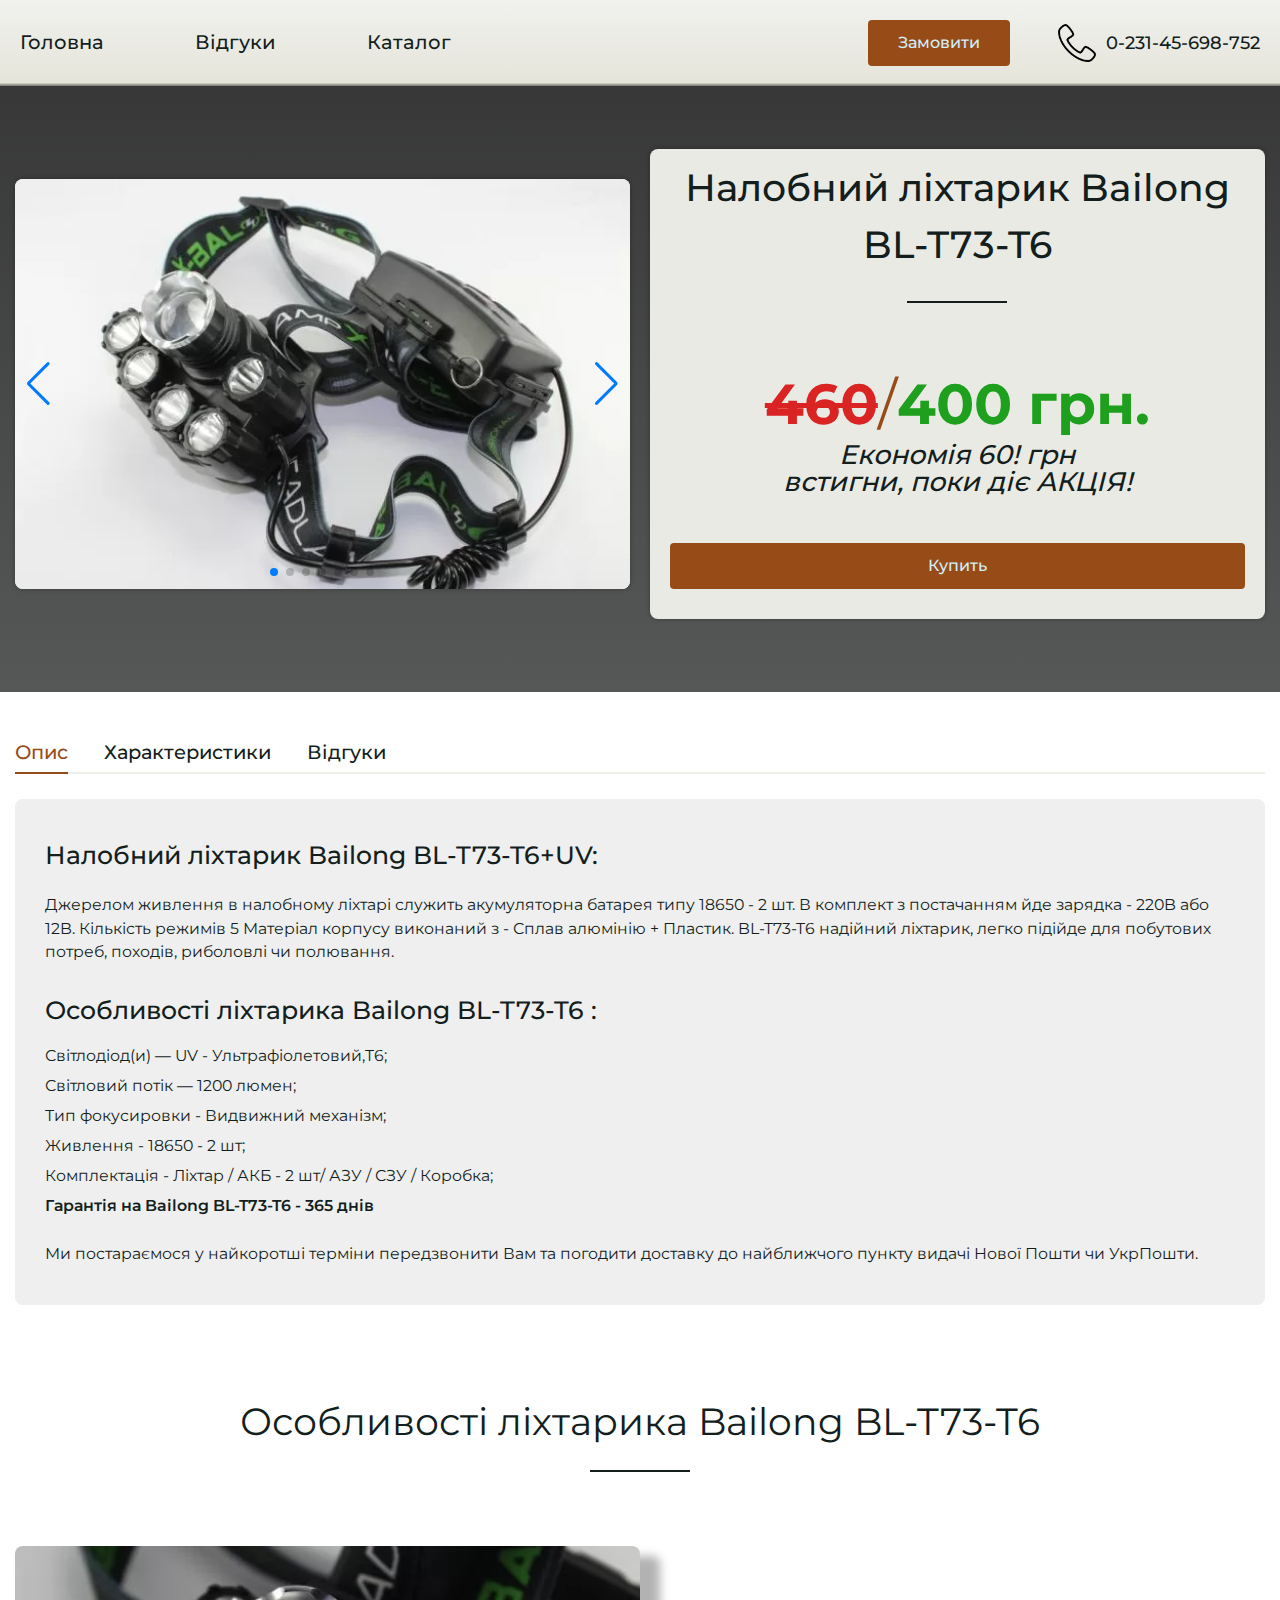
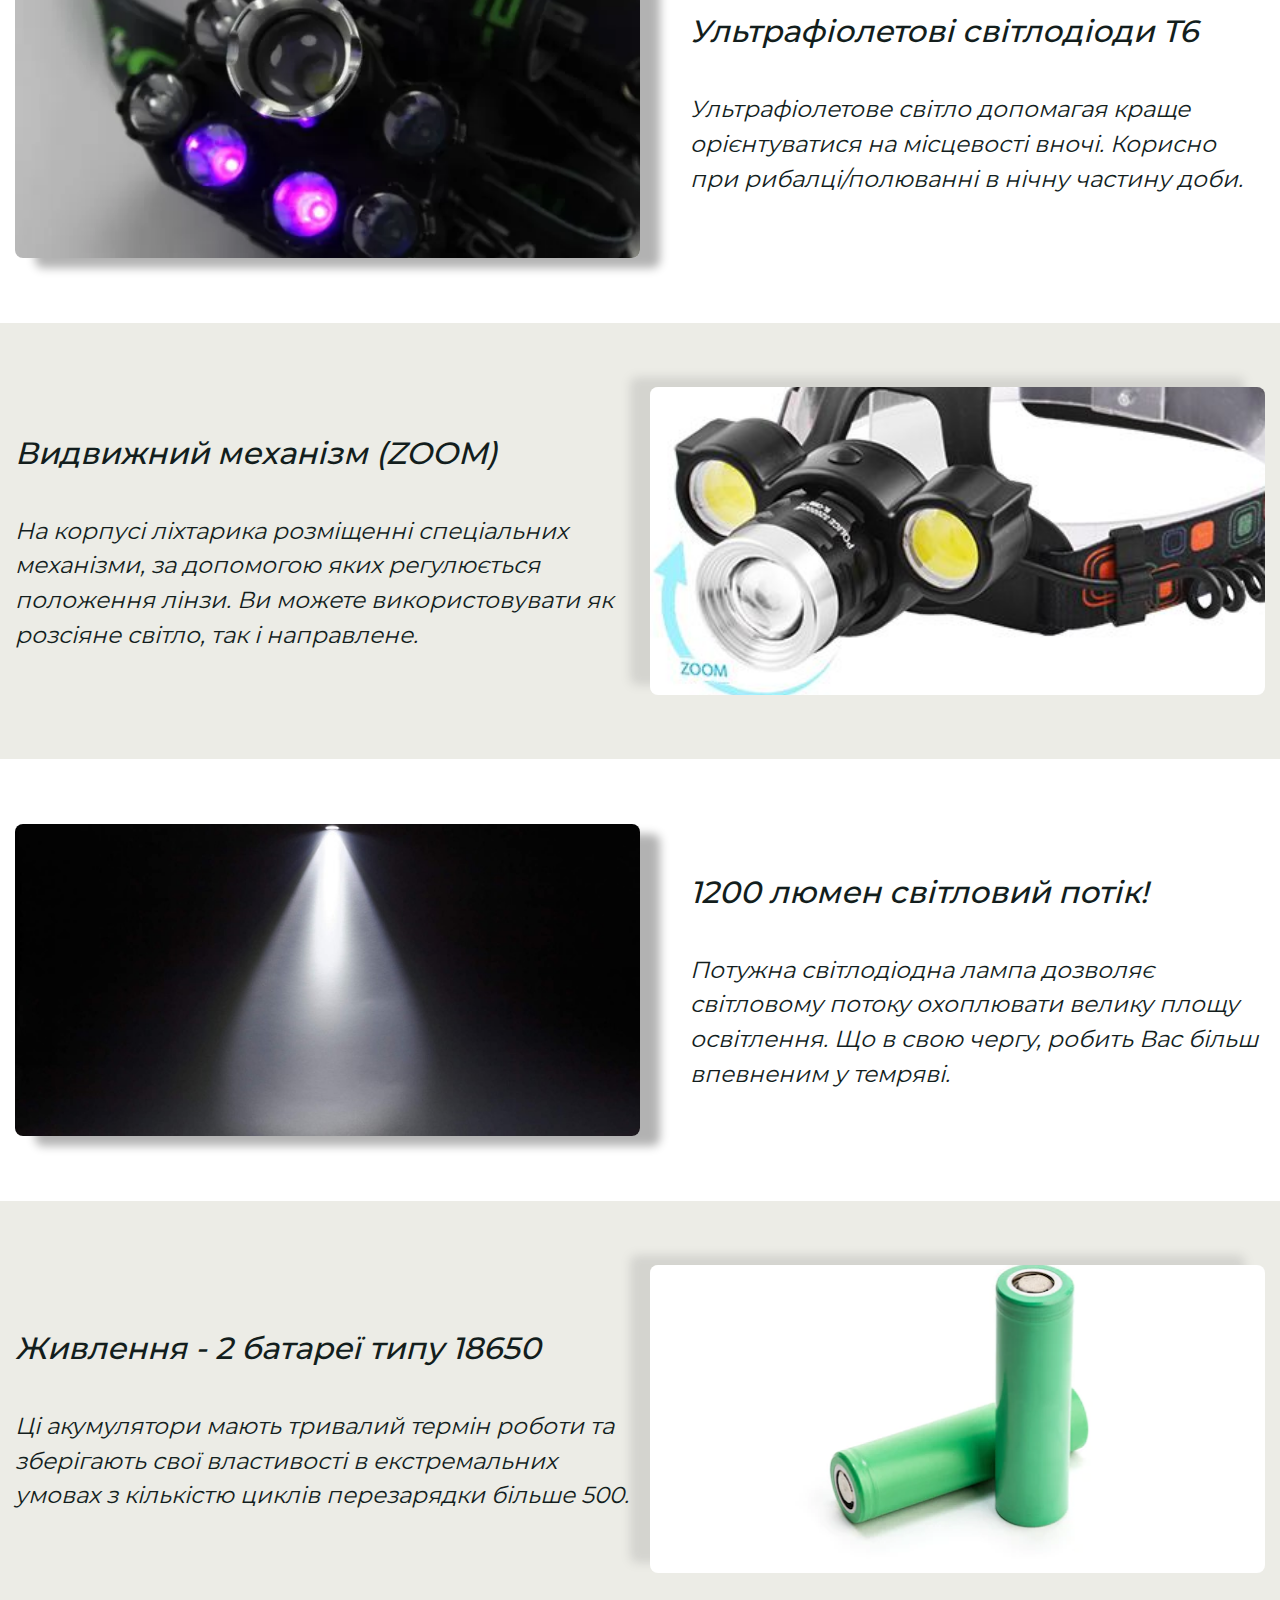
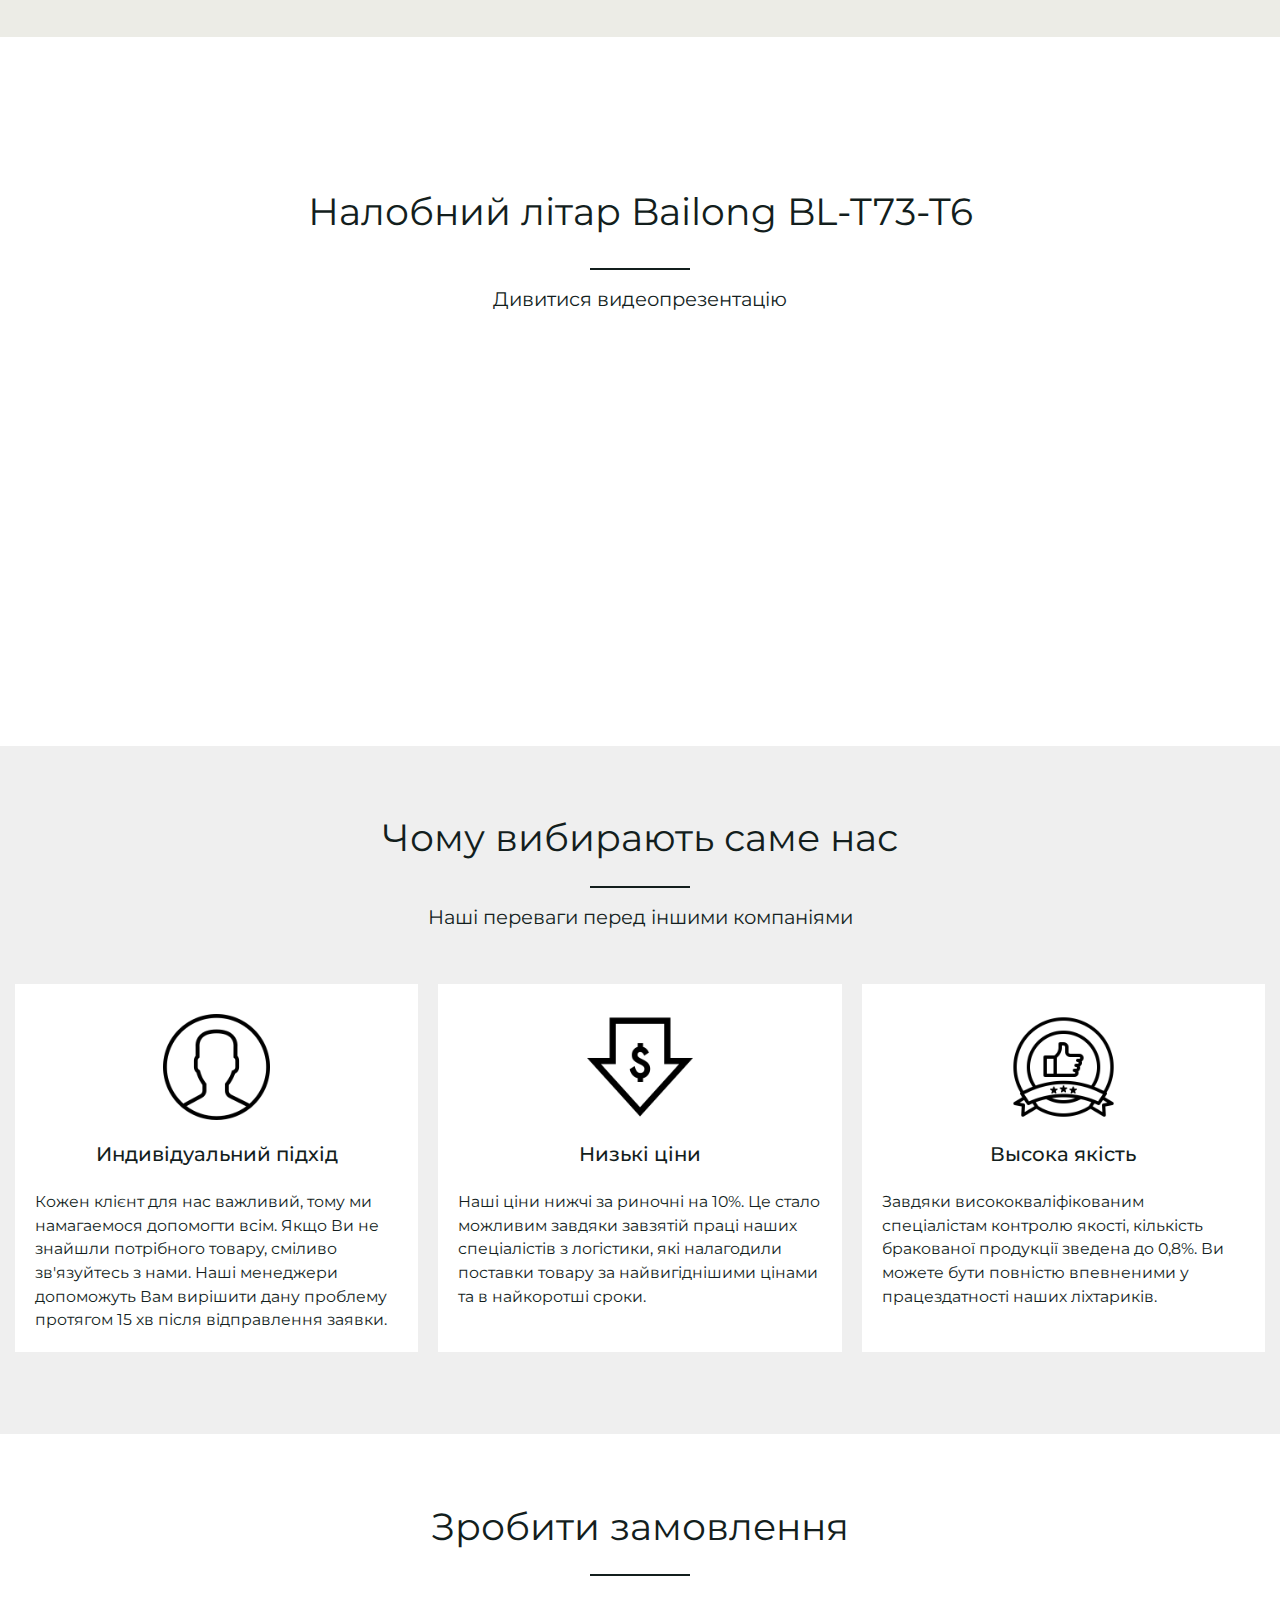
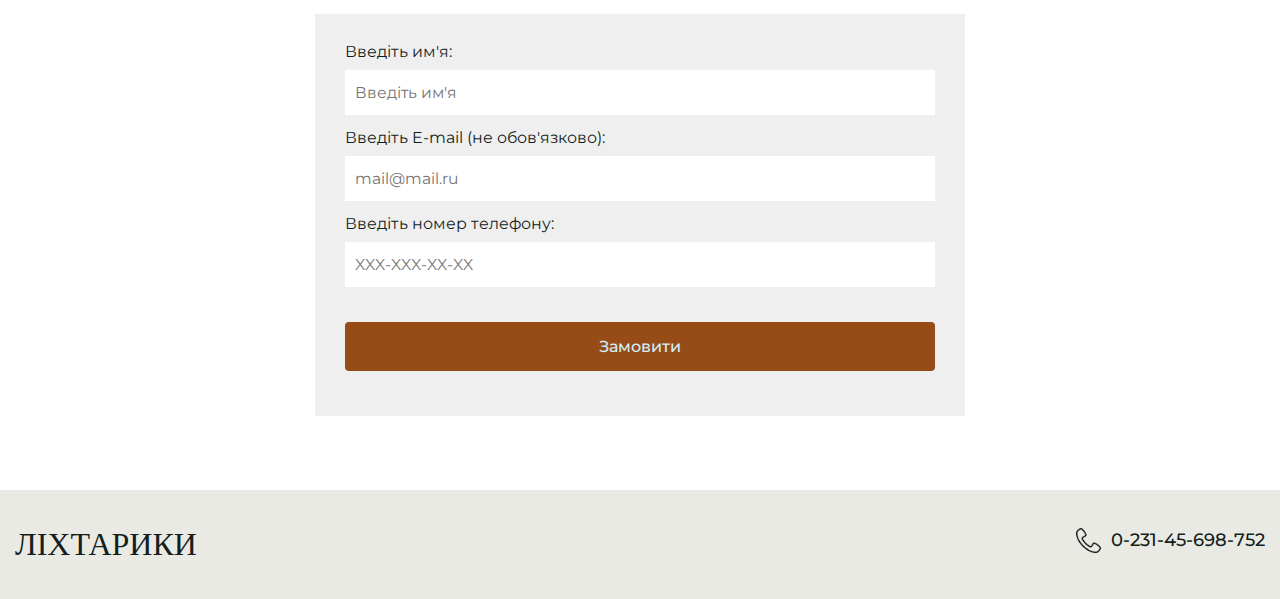
<file: page-product-1.html>
<!DOCTYPE html>
<html lang="ru">

<head>
	<title>Налобный фонарь Bailong BL-T73-T6</title>
	<meta charset="UTF-8">
	<meta name="format-detection" content="telephone=no">
	<!-- <style>body{opacity: 0;}</style> -->
	<link rel="stylesheet" href="css/style.min.css?_v=20220406165143">
	<link rel="shortcut icon" href="favicon.ico">
	<!-- <meta name="robots" content="noindex, nofollow"> -->
	<meta name="viewport" content="width=device-width, initial-scale=1.0">
</head>

<body>
	<div class="wrapper">
		<header data-scroll-show="500" class="header">
			<div class="header__container">
				<div class="header__top top-header">
					<div class="top-header__left left-header">
						<div class="left-header__menu menu">
							<button type="button" class=" icon-menu"><span></span></button>
							<nav class="menu__body">
								<ul class="menu__list">
									<li class="menu__item"><a href="index.html" class="menu__link">Головна</a></li>
									<li class="menu__item"><a href="reviews.html" class="menu__link">Відгуки</a></li>
									<li class="menu__item"><a href="catalog.html" class="menu__link">Каталог</a></li>
								</ul>
							</nav>
						</div>
					</div>
					<div class="top-header__logo">
						<a href="#" class="header__logo"><img data-src="#" alt=""></a>
					</div>
					<div class="top-header__right right-header">
						<a href="" data-goto=".zayavka" class="right-header__button button">Замовити</a>
						<div data-da=".menu__body,765" class="right-header__phone">
							<img class="right-header__icon" src="img/icons/phone.png" alt="">
							<a href="tel:023145698752" class="right-header__number">0-231-45-698-752</a>
						</div>
					</div>

				</div>

			</div>
		</header>
		<main class="page-product">


			<div class="page-product__body product-body">
				<div class="product-body__container">
					<!-- Оболочка слайдера -->
					<div class="product-body__slider swiper">
						<!-- Двигающееся часть слайдера -->
						<div class="product-body__wrapper swiper-wrapper">
							<!-- Слайд -->
							<div class="product-body__slide swiper-slide">
								<img src="img/product-1/01.webp" alt="">
							</div>
							<div class="product-body__slide swiper-slide">
								<img src="img/product-1/02.webp" alt="">
							</div>
							<div class="product-body__slide swiper-slide">
								<img src="img/product-1/03.webp" alt="">
							</div>
							<div class="product-body__slide swiper-slide">
								<img src="img/product-1/05.webp" alt="">
							</div>
							<div class="product-body__slide swiper-slide">
								<img src="img/product-1/04.webp" alt="">
							</div>
							<div class="product-body__slide swiper-slide">
								<img src="img/product-1/06.webp" alt="">
							</div>
							<div class="product-body__slide swiper-slide">
								<img src="img/product-1/07.webp" alt="">
							</div>
						</div>
						<!-- Если нужна пагинация -->
						<div class="swiper-pagination"></div>
						<!-- Если нужна навигация (влево/вправо) -->
						<button type="button" class="swiper-button-prev"></button>
						<button type="button" class="swiper-button-next"></button>
					</div>
					<div class="product-body__price">
						<h2 class="product-body__title title">
							Налобний ліхтарик Bailong <br> BL-T73-T6
						</h2>
						<p class="product-body__number"> <span>460</span> / <b>400 грн.</b></p>
						<p class="product-body__subnumber">Економія 60! грн<br> встигни, поки діє АКЦІЯ!</p>
						<a href="" data-goto=".zayavka" class="product-body__button button">Купить</a>
					</div>
				</div>
			</div>
			<div class="page-product-tabs">
				<div class="page-product-tabs__container">
					<div data-tabs class="page-product__tabs tabs">
						<nav data-tabs-titles class="tabs__navigation">
							<button type="button" class="tabs__title _tab-active">Опис</button>
							<button type="button" class="tabs__title">Характеристики</button>
							<button type="button" class="tabs__title">Відгуки</button>
						</nav>
						<div data-tabs-body class="tabs__content">
							<div class="tabs__body">
								<div class="description-product-body">
									<h3 class="description-product-body__title ">
										Налобний ліхтарик Bailong BL-T73-T6+UV:
									</h3>
									<p class="description-product-body__text">
										Джерелом живлення в налобному ліхтарі служить акумуляторна батарея типу 18650 - 2 шт. В
										комплект з постачанням йде зарядка - 220B або 12B. Кількість режимів 5 Матеріал корпусу
										виконаний з - Сплав алюмінію + Пластик. BL-T73-T6 надійний ліхтарик, легко підійде для
										побутових
										потреб, походів, риболовлі чи полювання.
									</p>
									<h3 class="description-product-body__title ">
										Особливості ліхтарика Bailong BL-T73-T6 :
									</h3>
									<ul class="description-product-body__list">
										<li class="description-product-body__item">
											Світлодіод(и) — UV - Ультрафіолетовий,T6;
										</li>
										<li class="description-product-body__item">
											Світловий потік — 1200 люмен;
										</li>
										<li class="description-product-body__item">
											Тип фокусировки - Видвижний механізм;
										</li>
										<li class="description-product-body__item">
											Живлення - 18650 - 2 шт;
										</li>
										<li class="description-product-body__item">
											Комплектація - Ліхтар / АКБ - 2 шт/ АЗУ / СЗУ / Коробка;
										</li>
										<li class="description-product-body__item">
											Гарантія на Bailong BL-T73-T6 - 365 днів
										</li>
									</ul>
									<div class="description-product-body__text">
										Ми
										постараємося у найкоротші терміни передзвонити Вам та погодити доставку до найближчого
										пункту
										видачі
										Нової Пошти чи УкрПошти.
									</div>
								</div>
							</div>
							<div class="tabs__body">
								<div class="charachteristic">
									<div class="charachteristic__body body-charachteristic">
										<div class="body-charachteristic__item item-body-charachteristic">
											<div class="item-body-charachteristic__line">
												<div class="item-body-charachteristic__left">
													Код виробника:
												</div>
												<div class="item-body-charachteristic__right">
													BL-T73
												</div>
											</div>
											<div class="item-body-charachteristic__line">
												<div class="item-body-charachteristic__left">
													Тип:
												</div>
												<div class="item-body-charachteristic__right">
													Налобний
												</div>
											</div>
											<div class="item-body-charachteristic__line">
												<div class="item-body-charachteristic__left">
													Світловой потік:
												</div>
												<div class="item-body-charachteristic__right">
													1200 люмен
												</div>
											</div>
											<div class="item-body-charachteristic__line">
												<div class="item-body-charachteristic__left">
													Кількість режимів:
												</div>
												<div class="item-body-charachteristic__right">
													5
												</div>
											</div>
											<div class="item-body-charachteristic__line">
												<div class="item-body-charachteristic__left">
													Кнопка увімкнення:
												</div>
												<div class="item-body-charachteristic__right">
													Зверху на літарі
												</div>
											</div>
											<div class="item-body-charachteristic__line">
												<div class="item-body-charachteristic__left">
													Тип фокусування :
												</div>
												<div class="item-body-charachteristic__right">
													Видвижний механізм
												</div>
											</div>
											<div class="item-body-charachteristic__line">
												<div class="item-body-charachteristic__left">
													Прорезинена ручка:
												</div>
												<div class="item-body-charachteristic__right">
													Немає
												</div>
											</div>
											<div class="item-body-charachteristic__line">
												<div class="item-body-charachteristic__left">
													Ущільнювальні гумки:
												</div>
												<div class="item-body-charachteristic__right">
													Наявні
												</div>
											</div>
											<div class="item-body-charachteristic__line">
												<div class="item-body-charachteristic__left">
													Живлення:
												</div>
												<div class="item-body-charachteristic__right">
													18650 - 2 шт
												</div>
											</div>
											<div class="item-body-charachteristic__line">
												<div class="item-body-charachteristic__left">
													Комплектація:
												</div>
												<div class="item-body-charachteristic__right">
													Ліхтар / АКБ - 2 шт/ АЗУ / СЗУ / Коробка
												</div>
											</div>
										</div>
										<div class="body-charachteristic__item item-body-charachteristic">
											<div class="item-body-charachteristic__line">
												<div class="item-body-charachteristic__left">
													Виробник :
												</div>
												<div class="item-body-charachteristic__right">
													Bailong
												</div>
											</div>
											<div class="item-body-charachteristic__line">
												<div class="item-body-charachteristic__left">
													Світлодіод(и):
												</div>
												<div class="item-body-charachteristic__right">
													UV - Ультрафіолетовий , T6
												</div>
											</div>
											<div class="item-body-charachteristic__line">
												<div class="item-body-charachteristic__left">
													Дальність потоку:
												</div>
												<div class="item-body-charachteristic__right">
													1000 м
												</div>
											</div>
											<div class="item-body-charachteristic__line">
												<div class="item-body-charachteristic__left">
													Режими яскравості:
												</div>
												<div class="item-body-charachteristic__right">
													100%, 50%, UV
												</div>
											</div>
											<div class="item-body-charachteristic__line">
												<div class="item-body-charachteristic__left">
													Фокусування (Zoom):
												</div>
												<div class="item-body-charachteristic__right">
													З фокусуванням
												</div>
											</div>
											<div class="item-body-charachteristic__line">
												<div class="item-body-charachteristic__left">
													Матеріал корпусу:
												</div>
												<div class="item-body-charachteristic__right">
													Сплав алюмінія + Пластик
												</div>
											</div>
											<div class="item-body-charachteristic__line">
												<div class="item-body-charachteristic__left">
													Влагостійкість:
												</div>
												<div class="item-body-charachteristic__right">
													Наявна
												</div>
											</div>
											<div class="item-body-charachteristic__line">
												<div class="item-body-charachteristic__left">
													Ударостійкість:
												</div>
												<div class="item-body-charachteristic__right">
													Наявна
												</div>
											</div>
											<div class="item-body-charachteristic__line">
												<div class="item-body-charachteristic__left">
													Тип зарядки:
												</div>
												<div class="item-body-charachteristic__right">
													220B или 12B
												</div>
											</div>
											<div class="item-body-charachteristic__line">
												<div class="item-body-charachteristic__left">
													Гарантія:
												</div>
												<div class="item-body-charachteristic__right">
													365 днів
												</div>
											</div>
										</div>
									</div>
								</div>
							</div>
							<div class="tabs__body">
								<section class="reviews reviews_product">
									<div class="reviews__bottom">
										<div class="reviews__body body-reviews body-reviews_one">
											<div class="body-reviews__item body-reviews__item_one">
												<div class="item-body-reviews">
													<div class="item-body-reviews__right">
														<div class="item-body-reviews__name">
															Іван Петрівський
														</div>
														<div class="item-body-reviews__text">
															Все, що зазначено в договорі, було виконано в строк, тому можу поставити
															вашій компанії "відмінно",
															буду радити іншим звертатися тільки до вас. Приємно здивована рівнем ваших
															майстрів та їх. Дякуємо
															вашій компанії!
														</div>
													</div>
												</div>
											</div>
											<div class="body-reviews__item body-reviews__item_one">
												<div class="item-body-reviews">
													<div class="item-body-reviews__right">
														<div class="item-body-reviews__name">
															Олена Захарова
														</div>
														<div class="item-body-reviews__text">
															Все, що зазначено в договорі, було виконано в строк, тому можу поставити
															вашій компанії "відмінно",
															буду радити іншим звертатися тільки до вас. Приємно здивована рівнем ваших
															майстрів та їх. Дякуємо
															вашій компанії!
														</div>
													</div>
												</div>
											</div>
											<div class="body-reviews__item body-reviews__item_one">
												<div class="item-body-reviews">
													<div class="item-body-reviews__right">
														<div class="item-body-reviews__name">
															Ірина Макарчук
														</div>
														<div class="item-body-reviews__text">
															Все, що зазначено в договорі, було виконано в строк, тому можу поставити
															вашій компанії "відмінно",
															буду радити іншим звертатися тільки до вас. Приємно здивована рівнем ваших
															майстрів та їх. Дякуємо
															вашій компанії!
														</div>
													</div>
												</div>
											</div>
											<div class="body-reviews__item body-reviews__item_one">
												<div class="item-body-reviews">
													<div class="item-body-reviews__right">
														<div class="item-body-reviews__name">
															Дмитро Загорулько
														</div>
														<div class="item-body-reviews__text">
															Все, що зазначено в договорі, було виконано в строк, тому можу поставити
															вашій компанії "відмінно",
															буду радити іншим звертатися тільки до вас. Приємно здивована рівнем ваших
															майстрів та їх. Дякуємо
															вашій компанії!
														</div>
													</div>
												</div>
											</div>
										</div>
										<div class="reviews__wrapper-form">
											<form action="#" class="reviews__form form-reviews">
												<h3 class="form-reviews__title title">
													Залишити відгук
												</h3>
												<div class=" form-reviews__line">
													<label for="name-review" class=" form-reviews__label">Введіть ім'я:</label>
													<input id="name-review" type="text" placeholder="Введіть ім'я" class=" form-reviews__input">
												</div>
												<!-- <div class="form-reviews__line">
													<label for="email" class="form-reviews__label">Введите E-mail:</label>
													<input id="email" type="email" placeholder="mail@mail.ru"
														class="form-reviews__input">
												</div> -->
												<div class="form-reviews__line">
													<label for="text-review" class="form-reviews__label">Введіть відгук:</label>
													<textarea autocomplete="off" id="text-review" name="form[]" placeholder="Введіть текст відгука тут" class="form-reviews__input"></textarea>
												</div>
												<div class="form-reviews__line">
													<button class="form-reviews__button button">Залишити відгук</button>
												</div>
											</form>
										</div>
									</div>
								</section>
							</div>
						</div>
					</div>
				</div>
			</div>
			<div class="page-product__adv adv-page-product">

				<h2 class="adv-page-product__title">
					Особливості ліхтарика Bailong BL-T73-T6
				</h2>
				<div class="adv-page-product__line line-adv-page-product">
					<div class="line-adv-page-product__container">
						<div class="line-adv-page-product__item">
							<div class="line-adv-page-product__image">
								<div data-da=".line-adv-page-product__text_first,766,1" class="line-adv-page-product-ibg">
									<img src="img/product-1/adv/07.webp" alt="">
								</div>
							</div>
							<div class="line-adv-page-product__text line-adv-page-product__text_first">
								<h2 class="line-adv-page-product__title">
									Ультрафіолетові cвітлодіоди T6
								</h2>
								<p class="line-adv-page-product__information">
									Ультрафіолетове світло допомагая краще орієнтуватися на місцевості вночі. Корисно при
									рибалці/полюванні в нічну частину доби.
								</p>
							</div>
						</div>
					</div>
				</div>
				<div class="adv-page-product__line line-adv-page-product line-adv-page-product_negative">
					<div class="line-adv-page-product__container">
						<div class="line-adv-page-product__item line-adv-page-product__item_negative">
							<div class="line-adv-page-product__text line-adv-page-product__text_second line-adv-page-product__text_negative">
								<h2 class="line-adv-page-product__title">
									Видвижний механізм (ZOOM)
								</h2>
								<p class="line-adv-page-product__information">
									На корпусі ліхтарика розміщенні спеціальних механізми, за допомогою яких регулюється
									положення лінзи. Ви можете використовувати як розсіяне світло, так і направлене.
								</p>
							</div>
							<div class="line-adv-page-product__image line-adv-page-product__image_right">
								<div data-da=".line-adv-page-product__text_second,766,1" class="line-adv-page-product-ibg"><img src="img/product-1/adv/03.png" alt=""></div>
							</div>
						</div>
					</div>
				</div>
				<div class="adv-page-product__line line-adv-page-product">
					<div class="line-adv-page-product__container">
						<div class="line-adv-page-product__item">
							<div class="line-adv-page-product__image">
								<div data-da=".line-adv-page-product__text_third,766,1" class="line-adv-page-product-ibg"><img src="img/product-1/adv/02.png" alt=""></div>
							</div>
							<div class="line-adv-page-product__text line-adv-page-product__text_third">
								<h2 class="line-adv-page-product__title">
									1200 люмен cвітловий потік!
								</h2>
								<p class="line-adv-page-product__information">
									Потужна світлодіодна лампа дозволяє світловому потоку охоплювати велику площу освітлення. Що
									в свою чергу, робить Вас більш впевненим у темряві.
								</p>
							</div>
						</div>
					</div>
				</div>
				<div class="adv-page-product__line line-adv-page-product line-adv-page-product_negative">
					<div class="line-adv-page-product__container">
						<div class="line-adv-page-product__item line-adv-page-product__item_negative">
							<div class="line-adv-page-product__text line-adv-page-product__text_fourth line-adv-page-product__text_negative">
								<h2 class="line-adv-page-product__title">
									Живлення - 2 батареї типу 18650
								</h2>
								<p class="line-adv-page-product__information">
									Ці акумулятори мають тривалий термін роботи та зберігають свої властивості в екстремальних
									умовах з кількістю циклів перезарядки більше 500.
								</p>
							</div>
							<div class="line-adv-page-product__image line-adv-page-product__image_right">
								<div data-da=".line-adv-page-product__text_fourth,766,1" class="line-adv-page-product-ibg "><img src="img/product-1/adv/04.webp" alt=""></div>
							</div>
						</div>
					</div>
				</div>
			</div>
	</div>
	<div class="page-product__video video-product">
		<div class="video-product__container">
			<h2 class="video-product__title title">
				Налобний літар Bailong BL-T73-T6
			</h2>
			<h3 class="video-product__subtitle">
				Дивитися видеопрезентацію
			</h3>
			<div class="video-product__item">
				<iframe class="video-product__video" src="https://www.youtube.com/embed/WVChpu0Iew4" title="YouTube video player" frameborder="0" allow="accelerometer; autoplay; clipboard-write; encrypted-media; gyroscope; picture-in-picture" allowfullscreen>
				</iframe>
			</div>
		</div>
	</div>
	</div>
	<section id="advantage" class="advantage">
		<div class="advantage__container">
			<h2 class="advantage__title">
				Чому вибирають саме нас
			</h2>
			<h3 class="advantage__subtitle">
				Наші переваги перед іншими компаніями
			</h3>
			<div class="advantage__body body-advantage">
				<div class="body-advantage__item">
					<div class="body-advantage__content content-body-advantage">
						<div class="content-body-advantage__image-ibg"><img src="img/advantage/01.png" alt=""></div>
						<div class="content-body-advantage__title">
							Индивідуальний підхід
						</div>
						<p class="content-body-advantage__text">
							Кожен клієнт для нас важливий, тому ми намагаемося допомогти всім.
							Якщо Ви не знайшли потрібного товару, сміливо
							зв'язуйтесь з нами.
							Наші менеджери допоможуть Вам вирішити дану проблему протягом 15 хв після відправлення заявки.
						</p>
					</div>
				</div>
				<div class="body-advantage__item">
					<div class="body-advantage__content content-body-advantage">
						<div class="content-body-advantage__image-ibg"><img src="img/advantage/02.png" alt=""></div>
						<div class="content-body-advantage__title">
							Низькі ціни
						</div>
						<p class="content-body-advantage__text">
							Наші ціни нижчі за риночні на 10%. Це стало можливим завдяки завзятій праці наших спеціалістів з
							логістики, які налагодили поставки товару за найвигіднішими цінами та в найкоротші сроки.
						</p>
					</div>
				</div>
				<div class="body-advantage__item">
					<div class="body-advantage__content content-body-advantage">
						<div class="content-body-advantage__image-ibg"><img src="img/advantage/03.png" alt=""></div>
						<div class="content-body-advantage__title">
							Высока якість
						</div>
						<p class="content-body-advantage__text">
							Завдяки висококваліфікованим спеціалістам контролю якості, кількість бракованої продукції зведена до
							0,8%.
							Ви можете бути повністю впевненими у працездатності наших ліхтариків.
						</p>
					</div>
				</div>
			</div>
		</div>
	</section>
	<section class="zayavka">
		<div class="zayavka__container">
			<h2 class="zayavka__title">
				Зробити замовлення
			</h2>
			<form action="#" class="zayavka__form form-zayavka">
				<div class="form-zayavka__line">
					<label for="name" class="form-zayavka__label">Введіть им'я:</label>
					<input id="name" type="text" placeholder="Введіть им'я" class="form-zayavka__input">
				</div>
				<div class="form-zayavka__line">
					<label for="email" class="form-zayavka__label">Введіть E-mail (не обов'язково):</label>
					<input id="email" type="email" placeholder="mail@mail.ru" class="form-zayavka__input">
				</div>
				<div class="form-zayavka__line">
					<label for="tel" class="form-zayavka__label">Введіть номер телефону:</label>
					<input id="tel" type="text" placeholder="XXX-XXX-XX-XX" class="form-zayavka__input">
				</div>
				<div class="form-zayavka__line">
					<button class="form-zayavka__button button">Замовити</button>
				</div>
				<div class="form-zayavka__line">
				</div>

			</form>
		</div>
	</section>
	</main>
	<footer class="footer">
		<div class="footer__container">
			<div class="footer__left left-footer">
				<div class="left-footer__logo">
					<a href="index.html">ЛІХТАРИКИ</a>
				</div>
			</div>
			<div class="footer__right right-footer ">
				<div class="right-footer__phone">
					<img class="right-footer__icon" src="img/icons/phone.png" alt="">
					<a href="tel:023145698752" class="right-footer__number">0-231-45-698-752</a>
				</div>
			</div>
		</div>
	</footer>
	</div>
	<div id="popup" aria-hidden="true" class="popup">
		<div class="popup__wrapper">
			<div class="popup__content">
				<button data-close type="button" class="popup__close">Закрыть</button>
				<div class="popup__text">

				</div>
			</div>
		</div>
	</div>
	<script src="js/app.min.js?_v=20220406165143"></script>
</body>

</html>
</file>
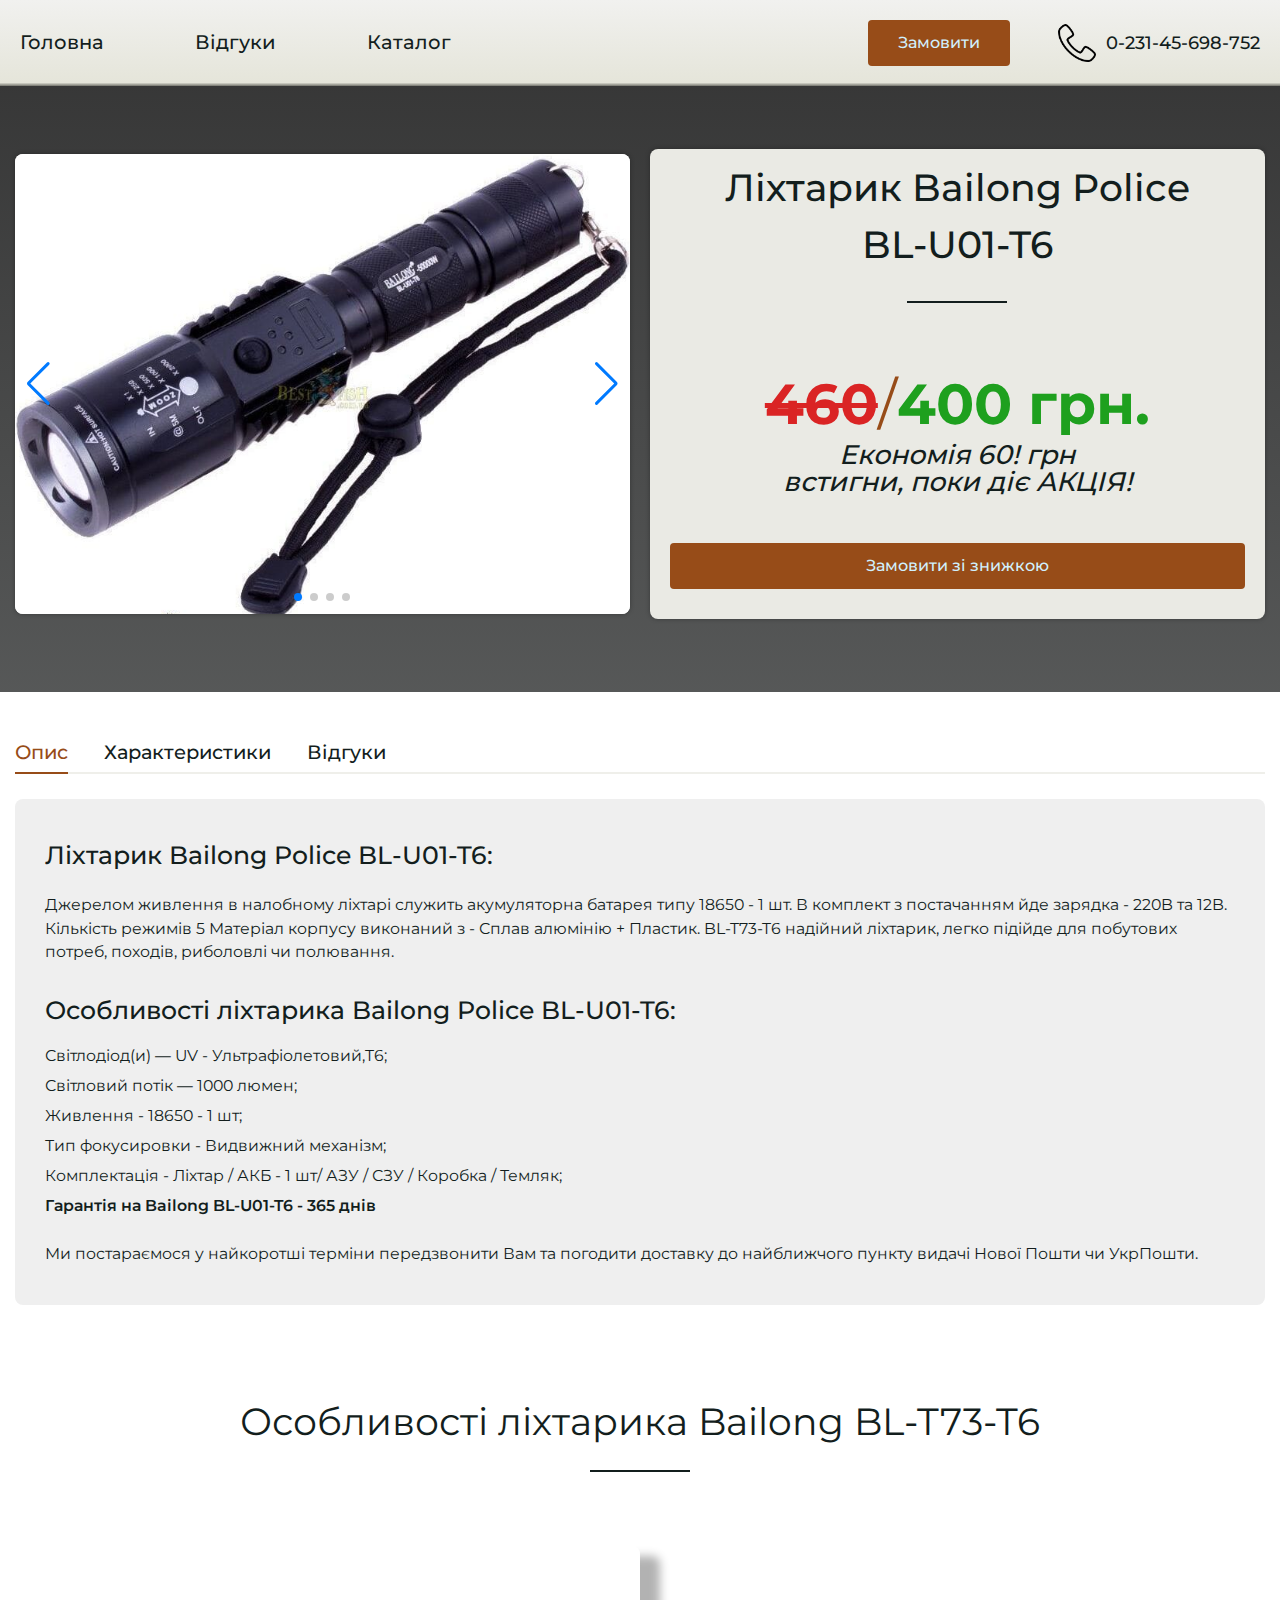
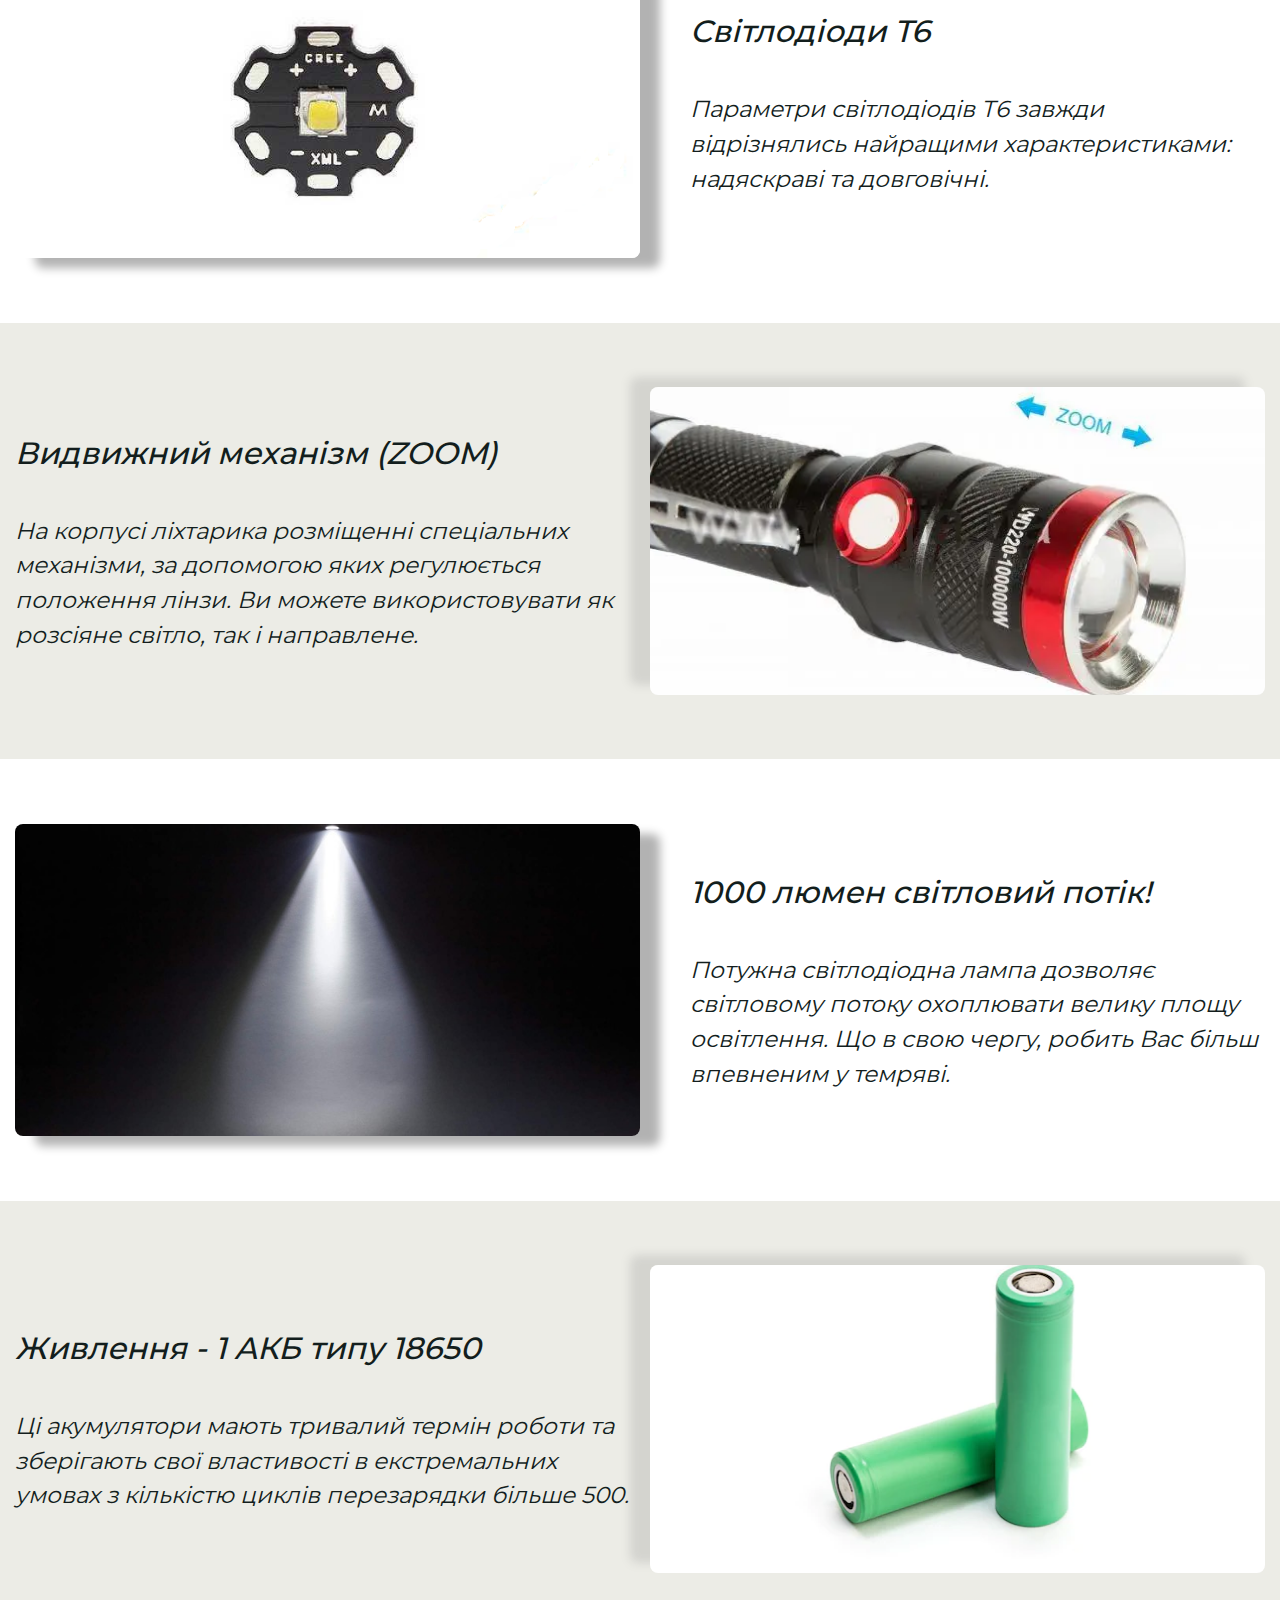
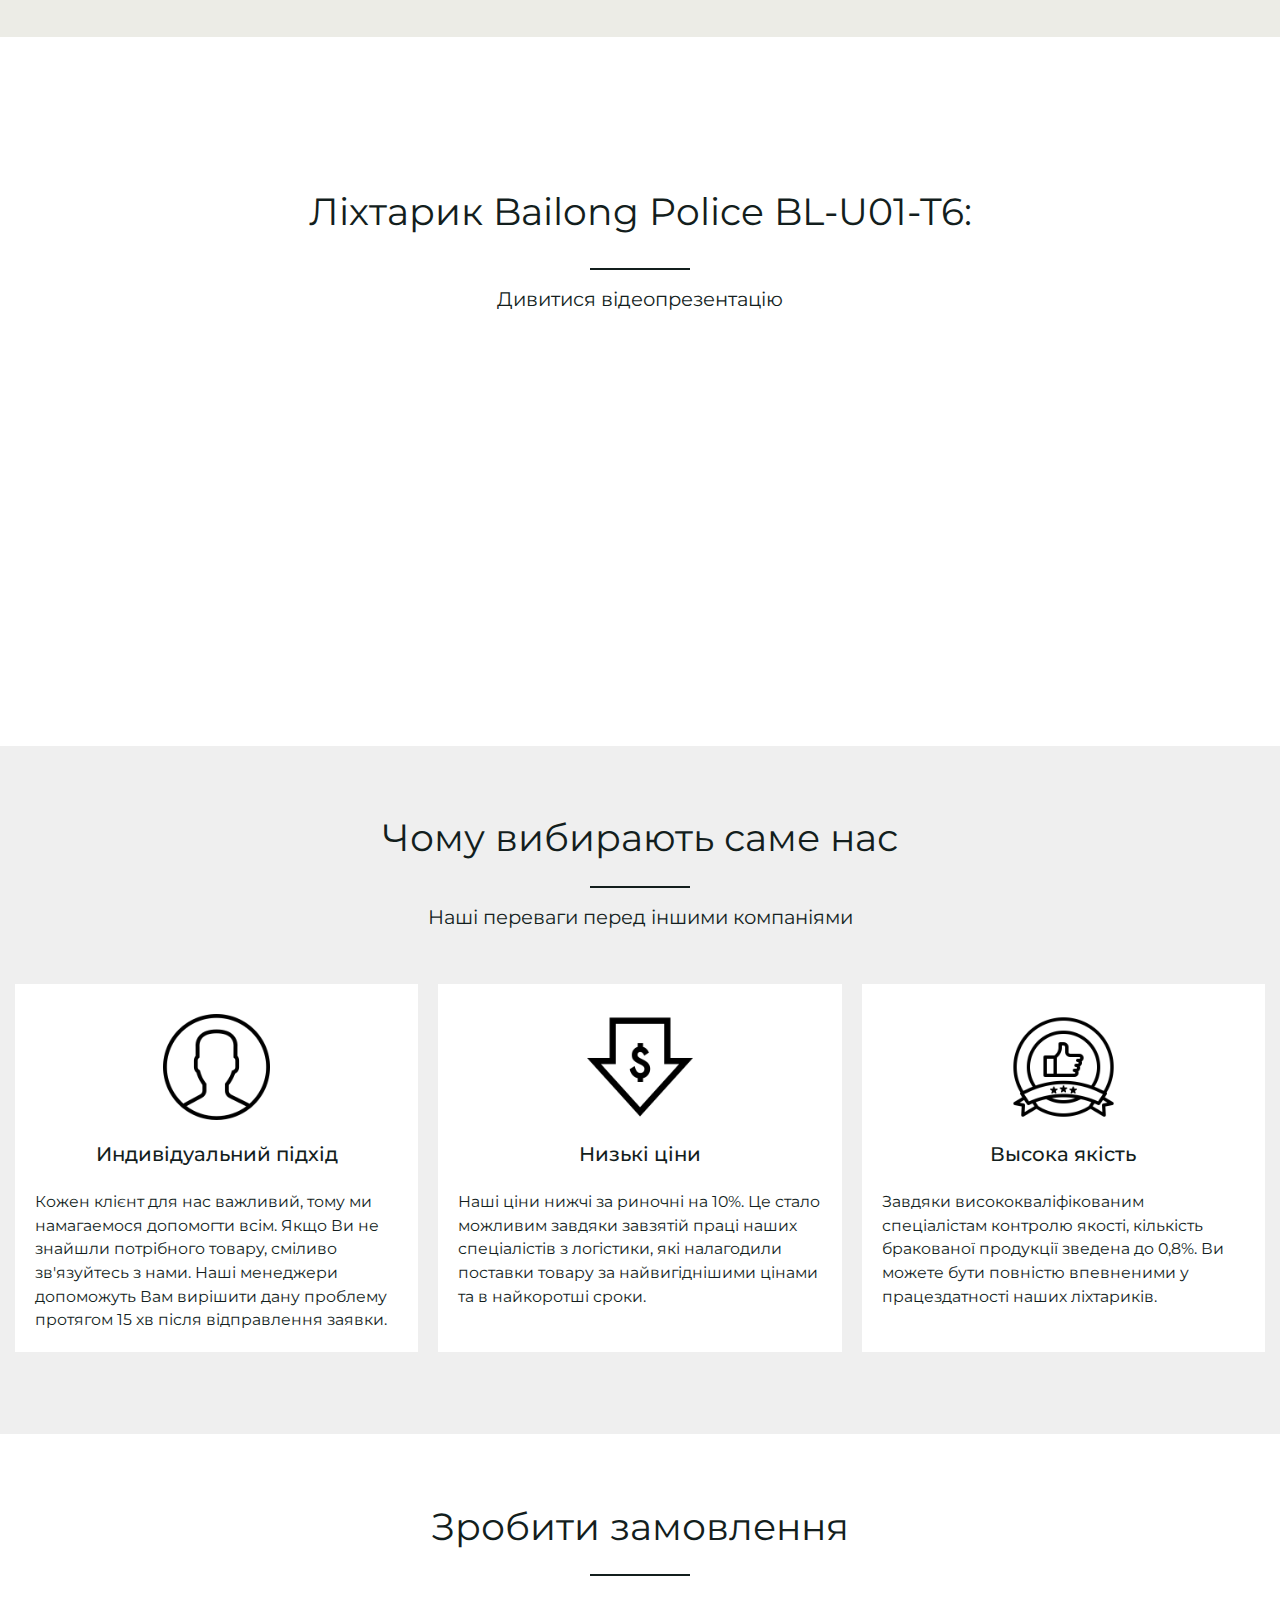
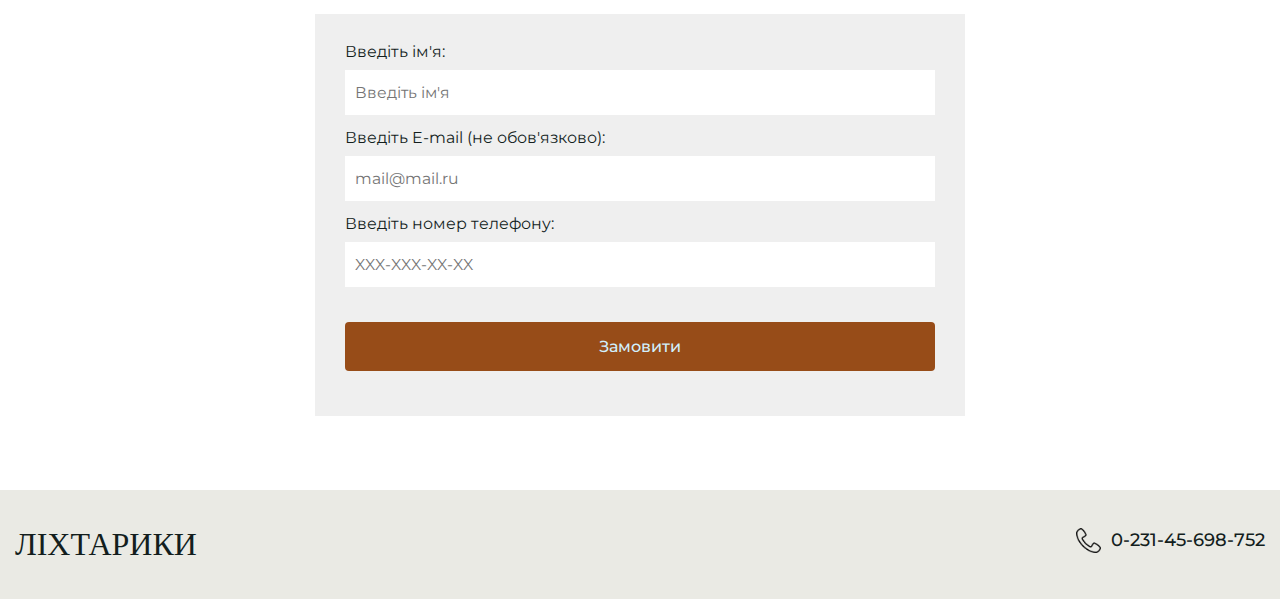
<file: page-product-2.html>
<!DOCTYPE html>
<html lang="ru">

<head>
	<title>Ліхтарик Bailong Police BL-U01-T6</title>
	<meta charset="UTF-8">
	<meta name="format-detection" content="telephone=no">
	<!-- <style>body{opacity: 0;}</style> -->
	<link rel="stylesheet" href="css/style.min.css?_v=20220407163545">
	<link rel="shortcut icon" href="favicon.ico">
	<!-- <meta name="robots" content="noindex, nofollow"> -->
	<meta name="viewport" content="width=device-width, initial-scale=1.0">
</head>

<body>
	<div class="wrapper">
		<header data-scroll-show="500" class="header">
			<div class="header__container">
				<div class="header__top top-header">
					<div class="top-header__left left-header">
						<div class="left-header__menu menu">
							<button type="button" class=" icon-menu"><span></span></button>
							<nav class="menu__body">
								<ul class="menu__list">
									<li class="menu__item"><a href="index.html" class="menu__link">Головна</a></li>
									<li class="menu__item"><a href="reviews.html" class="menu__link">Відгуки</a></li>
									<li class="menu__item"><a href="catalog.html" class="menu__link">Каталог</a></li>
								</ul>
							</nav>
						</div>
					</div>
					<div class="top-header__logo">
						<a href="#" class="header__logo"><img data-src="#" alt=""></a>
					</div>
					<div class="top-header__right right-header">
						<a href="" data-goto=".zayavka" class="right-header__button button">Замовити</a>
						<div data-da=".menu__body,765" class="right-header__phone">
							<img class="right-header__icon" src="img/icons/phone.png" alt="">
							<a href="tel:023145698752" class="right-header__number">0-231-45-698-752</a>
						</div>
					</div>

				</div>

			</div>
		</header>
		<main class="page-product">


			<div class="page-product__body product-body">
				<div class="product-body__container">
					<!-- Оболочка слайдера -->
					<div class="product-body__slider swiper">
						<!-- Двигающееся часть слайдера -->
						<div class="product-body__wrapper swiper-wrapper">
							<!-- Слайд -->
							<div class="product-body__slide swiper-slide">
								<img src="img/product-2/01.png" alt="">
							</div>
							<div class="product-body__slide swiper-slide">
								<img src="img/product-2/02.png" alt="">
							</div>
							<div class="product-body__slide swiper-slide">
								<img src="img/product-2/03.png" alt="">
							</div>
							<div class="product-body__slide swiper-slide">
								<img src="img/product-2/04.png" alt="">
							</div>
						</div>
						<!-- Если нужна пагинация -->
						<div class="swiper-pagination"></div>
						<!-- Если нужна навигация (влево/вправо) -->
						<button type="button" class="swiper-button-prev"></button>
						<button type="button" class="swiper-button-next"></button>
					</div>
					<div class="product-body__price">
						<h2 class="product-body__title title">
							Ліхтарик Bailong Police <br> BL-U01-T6
						</h2>
						<p class="product-body__number"> <span>460</span> / <b>400 грн.</b></p>
						<p class="product-body__subnumber">Економія 60! грн<br> встигни, поки діє АКЦІЯ!</p>
						<a href="" data-goto=".zayavka" class="product-body__button button">Замовити зі знижкою</a>
					</div>
				</div>
			</div>
			<div class="page-product-tabs">
				<div class="page-product-tabs__container">
					<div data-tabs class="page-product__tabs tabs">
						<nav data-tabs-titles class="tabs__navigation">
							<button type="button" class="tabs__title _tab-active">Опис</button>
							<button type="button" class="tabs__title">Характеристики</button>
							<button type="button" class="tabs__title">Відгуки</button>
						</nav>
						<div data-tabs-body class="tabs__content">
							<div class="tabs__body">
								<div class="description-product-body">
									<h3 class="description-product-body__title ">
										Ліхтарик Bailong Police BL-U01-T6:
									</h3>
									<p class="description-product-body__text">
										Джерелом живлення в налобному ліхтарі служить акумуляторна батарея типу 18650 - 1 шт. В
										комплект з постачанням йде зарядка - 220B та 12B. Кількість режимів 5 Матеріал корпусу
										виконаний з - Сплав алюмінію + Пластик. BL-T73-T6 надійний ліхтарик, легко підійде для
										побутових
										потреб, походів, риболовлі чи полювання.
									</p>
									<h3 class="description-product-body__title ">
										Особливості ліхтарика Bailong Police BL-U01-T6:
									</h3>
									<ul class="description-product-body__list">
										<li class="description-product-body__item">
											Світлодіод(и) — UV - Ультрафіолетовий,T6;
										</li>
										<li class="description-product-body__item">
											Світловий потік — 1000 люмен;
										</li>
										<li class="description-product-body__item">
											Живлення - 18650 - 1 шт;
										</li>
										<li class="description-product-body__item">
											Тип фокусировки - Видвижний механізм;
										</li>
										<li class="description-product-body__item">
											Комплектація - Ліхтар / АКБ - 1 шт/ АЗУ / СЗУ / Коробка / Темляк;
										</li>
										<li class="description-product-body__item">
											Гарантія на Bailong BL-U01-T6 - 365 днів
										</li>
									</ul>
									<div class="description-product-body__text">
										Ми
										постараємося у найкоротші терміни передзвонити Вам та погодити доставку до найближчого
										пункту
										видачі
										Нової Пошти чи УкрПошти.
									</div>
								</div>
							</div>
							<div class="tabs__body">
								<div class="charachteristic">
									<div class="charachteristic__body body-charachteristic">
										<div class="body-charachteristic__item item-body-charachteristic">
											<div class="item-body-charachteristic__line">
												<div class="item-body-charachteristic__left">
													Код виробника:
												</div>
												<div class="item-body-charachteristic__right">
													BL-U01-T6
												</div>
											</div>
											<div class="item-body-charachteristic__line">
												<div class="item-body-charachteristic__left">
													Тип:
												</div>
												<div class="item-body-charachteristic__right">
													Ручний
												</div>
											</div>
											<div class="item-body-charachteristic__line">
												<div class="item-body-charachteristic__left">
													Світловой потік:
												</div>
												<div class="item-body-charachteristic__right">
													1000 люмен
												</div>
											</div>
											<div class="item-body-charachteristic__line">
												<div class="item-body-charachteristic__left">
													Кількість режимів:
												</div>
												<div class="item-body-charachteristic__right">
													5
												</div>
											</div>
											<div class="item-body-charachteristic__line">
												<div class="item-body-charachteristic__left">
													Кнопка увімкнення:
												</div>
												<div class="item-body-charachteristic__right">
													Звортній бік літарика
												</div>
											</div>

											<div class="item-body-charachteristic__line">
												<div class="item-body-charachteristic__left">
													Прорезинена ручка:
												</div>
												<div class="item-body-charachteristic__right">
													Немає
												</div>
											</div>
											<div class="item-body-charachteristic__line">
												<div class="item-body-charachteristic__left">
													Ущільнювальні гумки:
												</div>
												<div class="item-body-charachteristic__right">
													Наявні
												</div>
											</div>
											<div class="item-body-charachteristic__line">
												<div class="item-body-charachteristic__left">
													Живлення:
												</div>
												<div class="item-body-charachteristic__right">
													18650 - 1 шт
												</div>
											</div>
											<div class="item-body-charachteristic__line">
												<div class="item-body-charachteristic__left">
													Комплектація:
												</div>
												<div class="item-body-charachteristic__right">
													Ліхтар / АКБ - 1 шт/ АЗУ / СЗУ / Коробка
												</div>
											</div>
										</div>
										<div class="body-charachteristic__item item-body-charachteristic">
											<div class="item-body-charachteristic__line">
												<div class="item-body-charachteristic__left">
													Виробник :
												</div>
												<div class="item-body-charachteristic__right">
													Bailong
												</div>
											</div>
											<div class="item-body-charachteristic__line">
												<div class="item-body-charachteristic__left">
													Світлодіод(и):
												</div>
												<div class="item-body-charachteristic__right">
													T6
												</div>
											</div>
											<div class="item-body-charachteristic__line">
												<div class="item-body-charachteristic__left">
													Дальність потоку:
												</div>
												<div class="item-body-charachteristic__right">
													1000 м
												</div>
											</div>
											<div class="item-body-charachteristic__line">
												<div class="item-body-charachteristic__left">
													Режими яскравості:
												</div>
												<div class="item-body-charachteristic__right">
													100%, 50%, 25%, стробоскоп, SOS
												</div>
											</div>
											<div class="item-body-charachteristic__line">
												<div class="item-body-charachteristic__left">
													Фокусування (Zoom):
												</div>
												<div class="item-body-charachteristic__right">
													З фокусуванням
												</div>
											</div>
											<div class="item-body-charachteristic__line">
												<div class="item-body-charachteristic__left">
													Матеріал корпусу:
												</div>
												<div class="item-body-charachteristic__right">
													Сплав алюмінія + Пластик
												</div>
											</div>
											<div class="item-body-charachteristic__line">
												<div class="item-body-charachteristic__left">
													Влагостійкість:
												</div>
												<div class="item-body-charachteristic__right">
													Наявна
												</div>
											</div>
											<div class="item-body-charachteristic__line">
												<div class="item-body-charachteristic__left">
													Ударостійкість:
												</div>
												<div class="item-body-charachteristic__right">
													Наявна
												</div>
											</div>
											<div class="item-body-charachteristic__line">
												<div class="item-body-charachteristic__left">
													Тип зарядки:
												</div>
												<div class="item-body-charachteristic__right">
													220B або 12B
												</div>
											</div>
											<div class="item-body-charachteristic__line">
												<div class="item-body-charachteristic__left">
													Гарантія:
												</div>
												<div class="item-body-charachteristic__right">
													365 днів
												</div>
											</div>
										</div>
									</div>
								</div>
							</div>
							<div class="tabs__body">
								<section class="reviews reviews_product">
									<div class="reviews__bottom">
										<div class="reviews__body body-reviews body-reviews_one">
											<div class="body-reviews__item body-reviews__item_one">
												<div class="item-body-reviews">
													<div class="item-body-reviews__right">
														<div class="item-body-reviews__name">
															Іван Петрівський
														</div>
														<div class="item-body-reviews__text">
															Все, що зазначено в договорі, було виконано в строк, тому можу поставити
															вашій компанії "відмінно",
															буду радити іншим звертатися тільки до вас. Приємно здивована рівнем ваших
															майстрів та їх. Дякуємо
															вашій компанії!
														</div>
													</div>
												</div>
											</div>
											<div class="body-reviews__item body-reviews__item_one">
												<div class="item-body-reviews">
													<div class="item-body-reviews__right">
														<div class="item-body-reviews__name">
															Олена Захарова
														</div>
														<div class="item-body-reviews__text">
															Все, що зазначено в договорі, було виконано в строк, тому можу поставити
															вашій компанії "відмінно",
															буду радити іншим звертатися тільки до вас. Приємно здивована рівнем ваших
															майстрів та їх. Дякуємо
															вашій компанії!
														</div>
													</div>
												</div>
											</div>
											<div class="body-reviews__item body-reviews__item_one">
												<div class="item-body-reviews">
													<div class="item-body-reviews__right">
														<div class="item-body-reviews__name">
															Ірина Макарчук
														</div>
														<div class="item-body-reviews__text">
															Все, що зазначено в договорі, було виконано в строк, тому можу поставити
															вашій компанії "відмінно",
															буду радити іншим звертатися тільки до вас. Приємно здивована рівнем ваших
															майстрів та їх. Дякуємо
															вашій компанії!
														</div>
													</div>
												</div>
											</div>
											<div class="body-reviews__item body-reviews__item_one">
												<div class="item-body-reviews">
													<div class="item-body-reviews__right">
														<div class="item-body-reviews__name">
															Дмитро Загорулько
														</div>
														<div class="item-body-reviews__text">
															Все, що зазначено в договорі, було виконано в строк, тому можу поставити
															вашій компанії "відмінно",
															буду радити іншим звертатися тільки до вас. Приємно здивована рівнем ваших
															майстрів та їх. Дякуємо
															вашій компанії!
														</div>
													</div>
												</div>
											</div>
										</div>
										<div class="reviews__wrapper-form">
											<form action="#" class="reviews__form form-reviews">
												<h3 class="form-reviews__title title">
													Залишити відгук
												</h3>
												<div class=" form-reviews__line">
													<label for="name-review" class=" form-reviews__label">Введіть ім'я:</label>
													<input id="name-review" type="text" placeholder="Введіть ім'я" class=" form-reviews__input">
												</div>
												<!-- <div class="form-reviews__line">
													<label for="email" class="form-reviews__label">Введите E-mail:</label>
													<input id="email" type="email" placeholder="mail@mail.ru"
														class="form-reviews__input">
												</div> -->
												<div class="form-reviews__line">
													<label for="text-review" class="form-reviews__label">Введіть відгук:</label>
													<textarea autocomplete="off" id="text-review" name="form[]" placeholder="Введіть текст відгука тут" class="form-reviews__input"></textarea>
												</div>
												<div class="form-reviews__line">
													<button class="form-reviews__button button">Залишити відгук</button>
												</div>
											</form>
										</div>
									</div>
								</section>
							</div>
						</div>
					</div>
				</div>
			</div>
			<div class="page-product__adv adv-page-product">

				<h2 class="adv-page-product__title">
					Особливості ліхтарика Bailong BL-T73-T6
				</h2>
				<div class="adv-page-product__line line-adv-page-product">
					<div class="line-adv-page-product__container">
						<div class="line-adv-page-product__item">
							<div class="line-adv-page-product__image">
								<div data-da=".line-adv-page-product__text_first,766,1" class="line-adv-page-product-ibg">
									<img src="img/product-2/adv/01.png" alt="">
								</div>
							</div>
							<div class="line-adv-page-product__text line-adv-page-product__text_first">
								<h2 class="line-adv-page-product__title">
									Світлодіоди T6
								</h2>
								<p class="line-adv-page-product__information">
									Параметри світлодіодів Т6 завжди відрізнялись найращими характеристиками: надяскраві та
									довговічні.
								</p>
							</div>
						</div>
					</div>
				</div>
				<div class="adv-page-product__line line-adv-page-product line-adv-page-product_negative">
					<div class="line-adv-page-product__container">
						<div class="line-adv-page-product__item line-adv-page-product__item_negative">
							<div class="line-adv-page-product__text line-adv-page-product__text_second line-adv-page-product__text_negative">
								<h2 class="line-adv-page-product__title">
									Видвижний механізм (ZOOM)
								</h2>
								<p class="line-adv-page-product__information">
									На корпусі ліхтарика розміщенні спеціальних механізми, за допомогою яких регулюється
									положення лінзи. Ви можете використовувати як розсіяне світло, так і направлене.
								</p>
							</div>
							<div class="line-adv-page-product__image line-adv-page-product__image_right">
								<div data-da=".line-adv-page-product__text_second,766,1" class="line-adv-page-product-ibg"><img src="img/product-2/adv/02.png" alt=""></div>
							</div>
						</div>
					</div>
				</div>
				<div class="adv-page-product__line line-adv-page-product">
					<div class="line-adv-page-product__container">
						<div class="line-adv-page-product__item">
							<div class="line-adv-page-product__image">
								<div data-da=".line-adv-page-product__text_third,766,1" class="line-adv-page-product-ibg"><img src="img/product-1/adv/02.png" alt=""></div>
							</div>
							<div class="line-adv-page-product__text line-adv-page-product__text_third">
								<h2 class="line-adv-page-product__title">
									1000 люмен cвітловий потік!
								</h2>
								<p class="line-adv-page-product__information">
									Потужна світлодіодна лампа дозволяє світловому потоку охоплювати велику площу освітлення. Що
									в свою чергу, робить Вас більш впевненим у темряві.
								</p>
							</div>
						</div>
					</div>
				</div>
				<div class="adv-page-product__line line-adv-page-product line-adv-page-product_negative">
					<div class="line-adv-page-product__container">
						<div class="line-adv-page-product__item line-adv-page-product__item_negative">
							<div class="line-adv-page-product__text line-adv-page-product__text_fourth line-adv-page-product__text_negative">
								<h2 class="line-adv-page-product__title">
									Живлення - 1 АКБ типу 18650
								</h2>
								<p class="line-adv-page-product__information">
									Ці акумулятори мають тривалий термін роботи та зберігають свої властивості в екстремальних
									умовах з кількістю циклів перезарядки більше 500.
								</p>
							</div>
							<div class="line-adv-page-product__image line-adv-page-product__image_right">
								<div data-da=".line-adv-page-product__text_fourth,766,1" class="line-adv-page-product-ibg "><img src="img/product-1/adv/04.webp" alt=""></div>
							</div>
						</div>
					</div>
				</div>
			</div>
	</div>
	<div class="page-product__video video-product">
		<div class="video-product__container">
			<h2 class="video-product__title title">
				Ліхтарик Bailong Police BL-U01-T6:
			</h2>
			<h3 class="video-product__subtitle">
				Дивитися відеопрезентацію
			</h3>
			<div class="video-product__item">
				<iframe class="video-product__video" src="https://www.youtube.com/embed/pr3Oe6-jEqU" title="YouTube video player" frameborder="0" allow="accelerometer; autoplay; clipboard-write; encrypted-media; gyroscope; picture-in-picture" allowfullscreen>
				</iframe>
			</div>
		</div>
	</div>
	</div>
	<section id="advantage" class="advantage">
		<div class="advantage__container">
			<h2 class="advantage__title">
				Чому вибирають саме нас
			</h2>
			<h3 class="advantage__subtitle">
				Наші переваги перед іншими компаніями
			</h3>
			<div class="advantage__body body-advantage">
				<div class="body-advantage__item">
					<div class="body-advantage__content content-body-advantage">
						<div class="content-body-advantage__image-ibg"><img src="img/advantage/01.png" alt=""></div>
						<div class="content-body-advantage__title">
							Индивідуальний підхід
						</div>
						<p class="content-body-advantage__text">
							Кожен клієнт для нас важливий, тому ми намагаемося допомогти всім.
							Якщо Ви не знайшли потрібного товару, сміливо
							зв'язуйтесь з нами.
							Наші менеджери допоможуть Вам вирішити дану проблему протягом 15 хв після відправлення заявки.
						</p>
					</div>
				</div>
				<div class="body-advantage__item">
					<div class="body-advantage__content content-body-advantage">
						<div class="content-body-advantage__image-ibg"><img src="img/advantage/02.png" alt=""></div>
						<div class="content-body-advantage__title">
							Низькі ціни
						</div>
						<p class="content-body-advantage__text">
							Наші ціни нижчі за риночні на 10%. Це стало можливим завдяки завзятій праці наших спеціалістів з
							логістики, які налагодили поставки товару за найвигіднішими цінами та в найкоротші сроки.
						</p>
					</div>
				</div>
				<div class="body-advantage__item">
					<div class="body-advantage__content content-body-advantage">
						<div class="content-body-advantage__image-ibg"><img src="img/advantage/03.png" alt=""></div>
						<div class="content-body-advantage__title">
							Высока якість
						</div>
						<p class="content-body-advantage__text">
							Завдяки висококваліфікованим спеціалістам контролю якості, кількість бракованої продукції зведена до
							0,8%.
							Ви можете бути повністю впевненими у працездатності наших ліхтариків.
						</p>
					</div>
				</div>
			</div>
		</div>
	</section>
	<section class="zayavka">
		<div class="zayavka__container">
			<h2 class="zayavka__title">
				Зробити замовлення
			</h2>
			<form action="#" class="zayavka__form form-zayavka">
				<div class="form-zayavka__line">
					<label for="name" class="form-zayavka__label">Введіть ім'я:</label>
					<input id="name" type="text" placeholder="Введіть ім'я" class="form-zayavka__input">
				</div>
				<div class="form-zayavka__line">
					<label for="email" class="form-zayavka__label">Введіть E-mail (не обов'язково):</label>
					<input id="email" type="email" placeholder="mail@mail.ru" class="form-zayavka__input">
				</div>
				<div class="form-zayavka__line">
					<label for="tel" class="form-zayavka__label">Введіть номер телефону:</label>
					<input id="tel" type="text" placeholder="XXX-XXX-XX-XX" class="form-zayavka__input">
				</div>
				<div class="form-zayavka__line">
					<button class="form-zayavka__button button">Замовити</button>
				</div>
				<div class="form-zayavka__line">
				</div>

			</form>
		</div>
	</section>
	</main>
	<footer class="footer">
		<div class="footer__container">
			<div class="footer__left left-footer">
				<div class="left-footer__logo">
					<a href="index.html">ЛІХТАРИКИ</a>
				</div>
			</div>
			<div class="footer__right right-footer ">
				<div class="right-footer__phone">
					<img class="right-footer__icon" src="img/icons/phone.png" alt="">
					<a href="tel:023145698752" class="right-footer__number">0-231-45-698-752</a>
				</div>
			</div>
		</div>
	</footer>
	</div>
	<div id="popup" aria-hidden="true" class="popup">
		<div class="popup__wrapper">
			<div class="popup__content">
				<button data-close type="button" class="popup__close">Закрыть</button>
				<div class="popup__text">

				</div>
			</div>
		</div>
	</div>
	<script src="js/app.min.js?_v=20220407163545"></script>
</body>

</html>
</file>
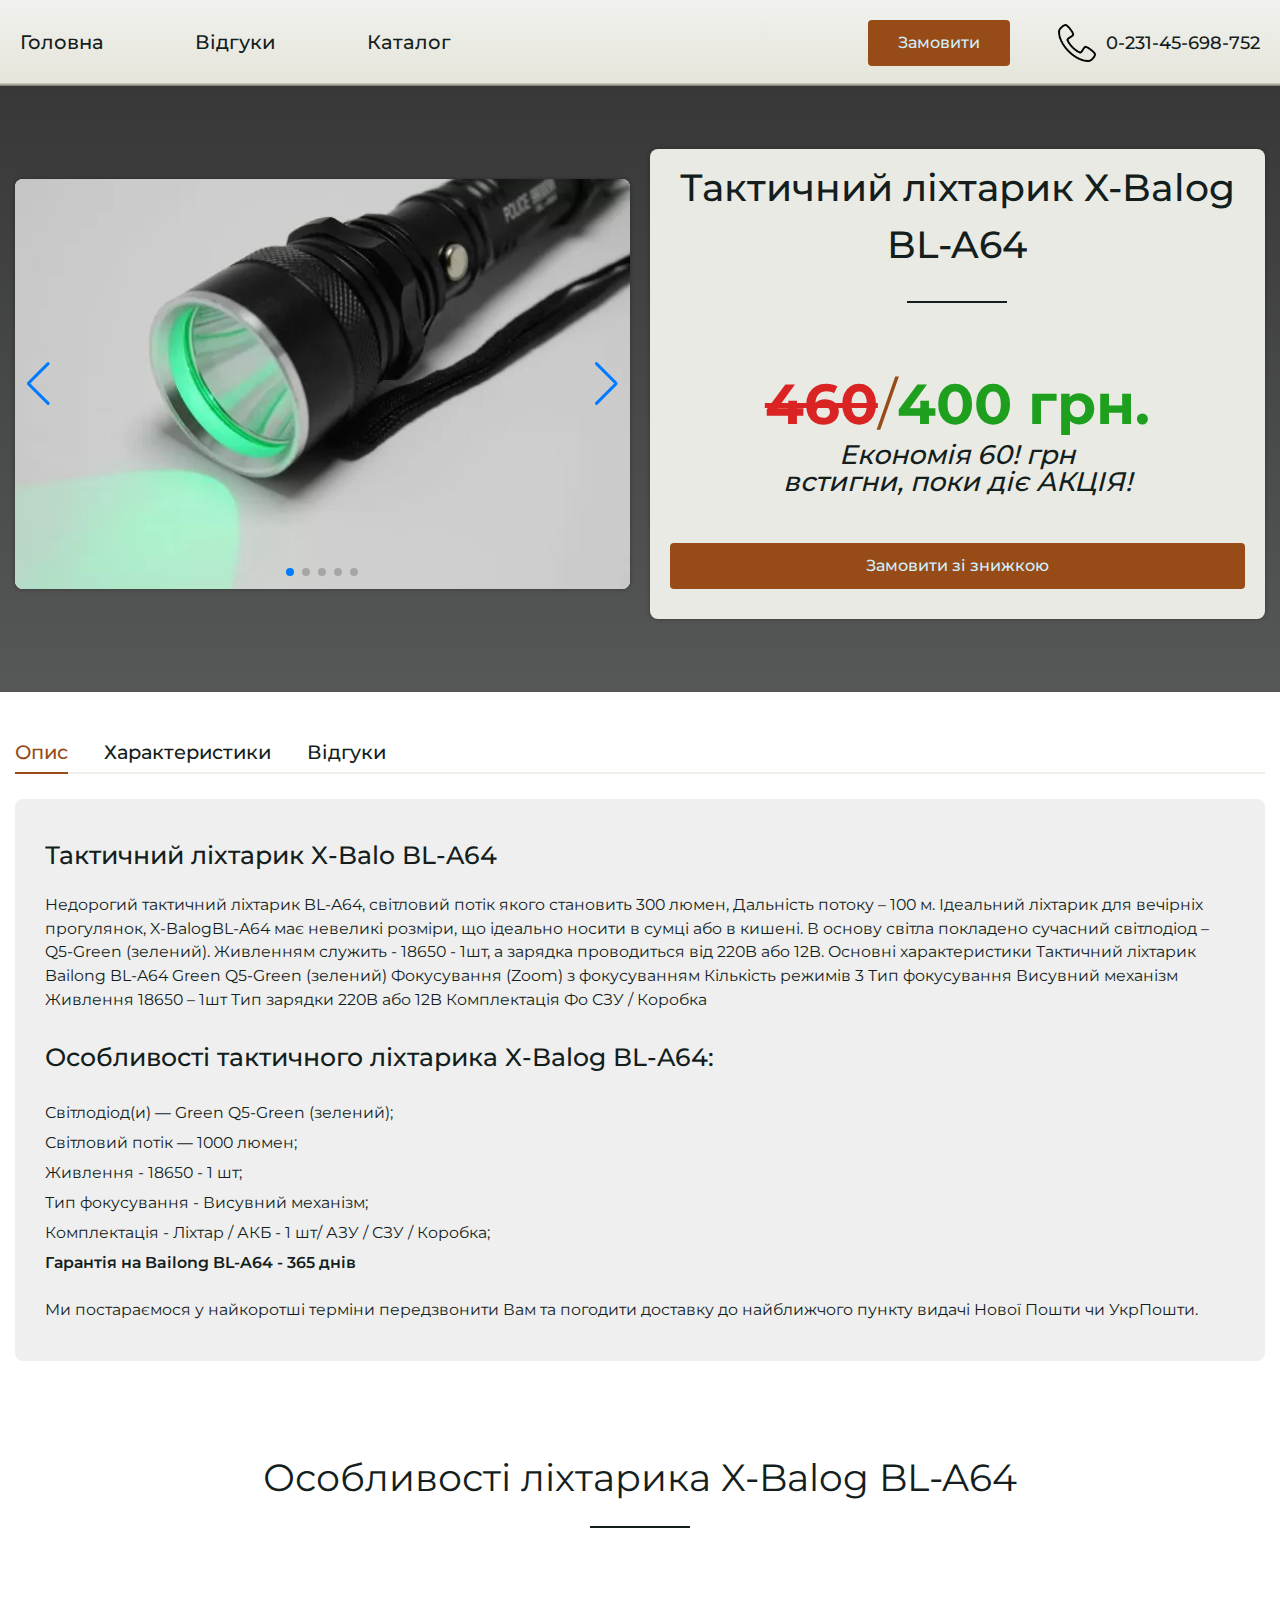
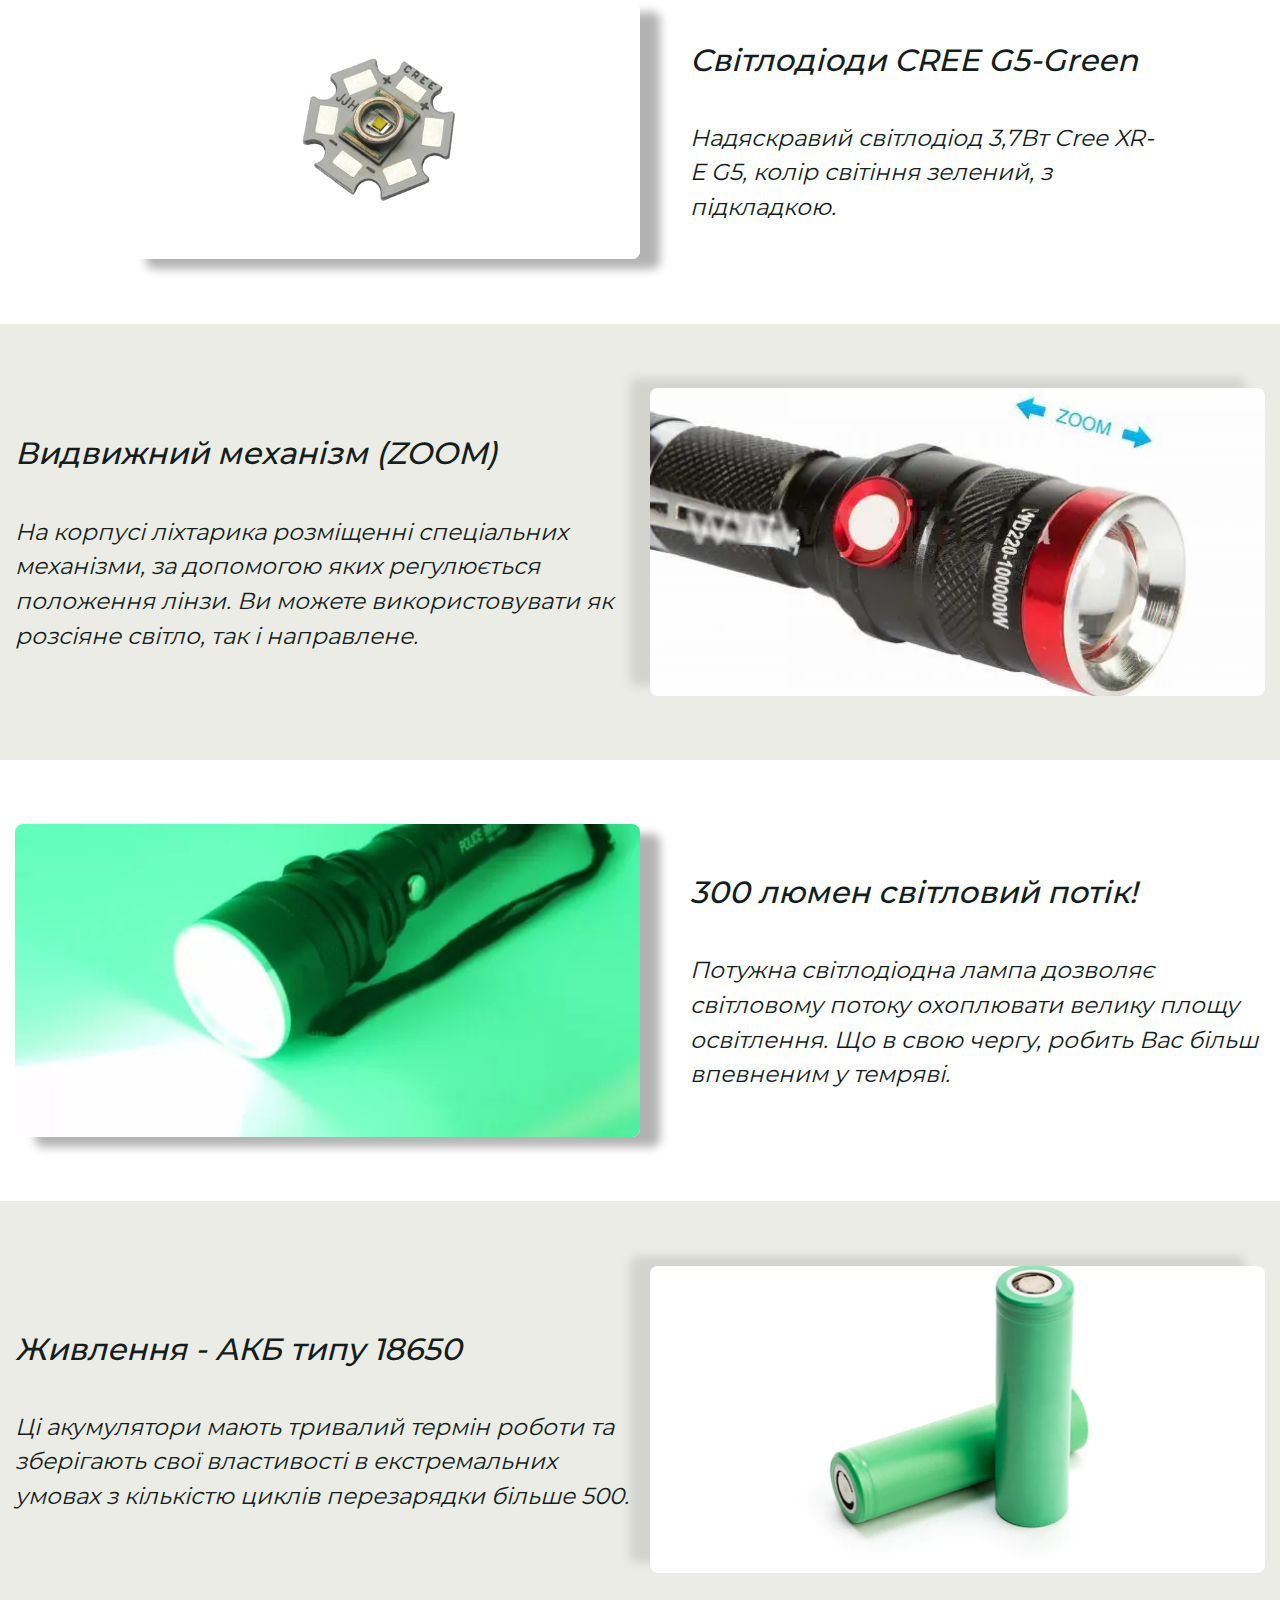
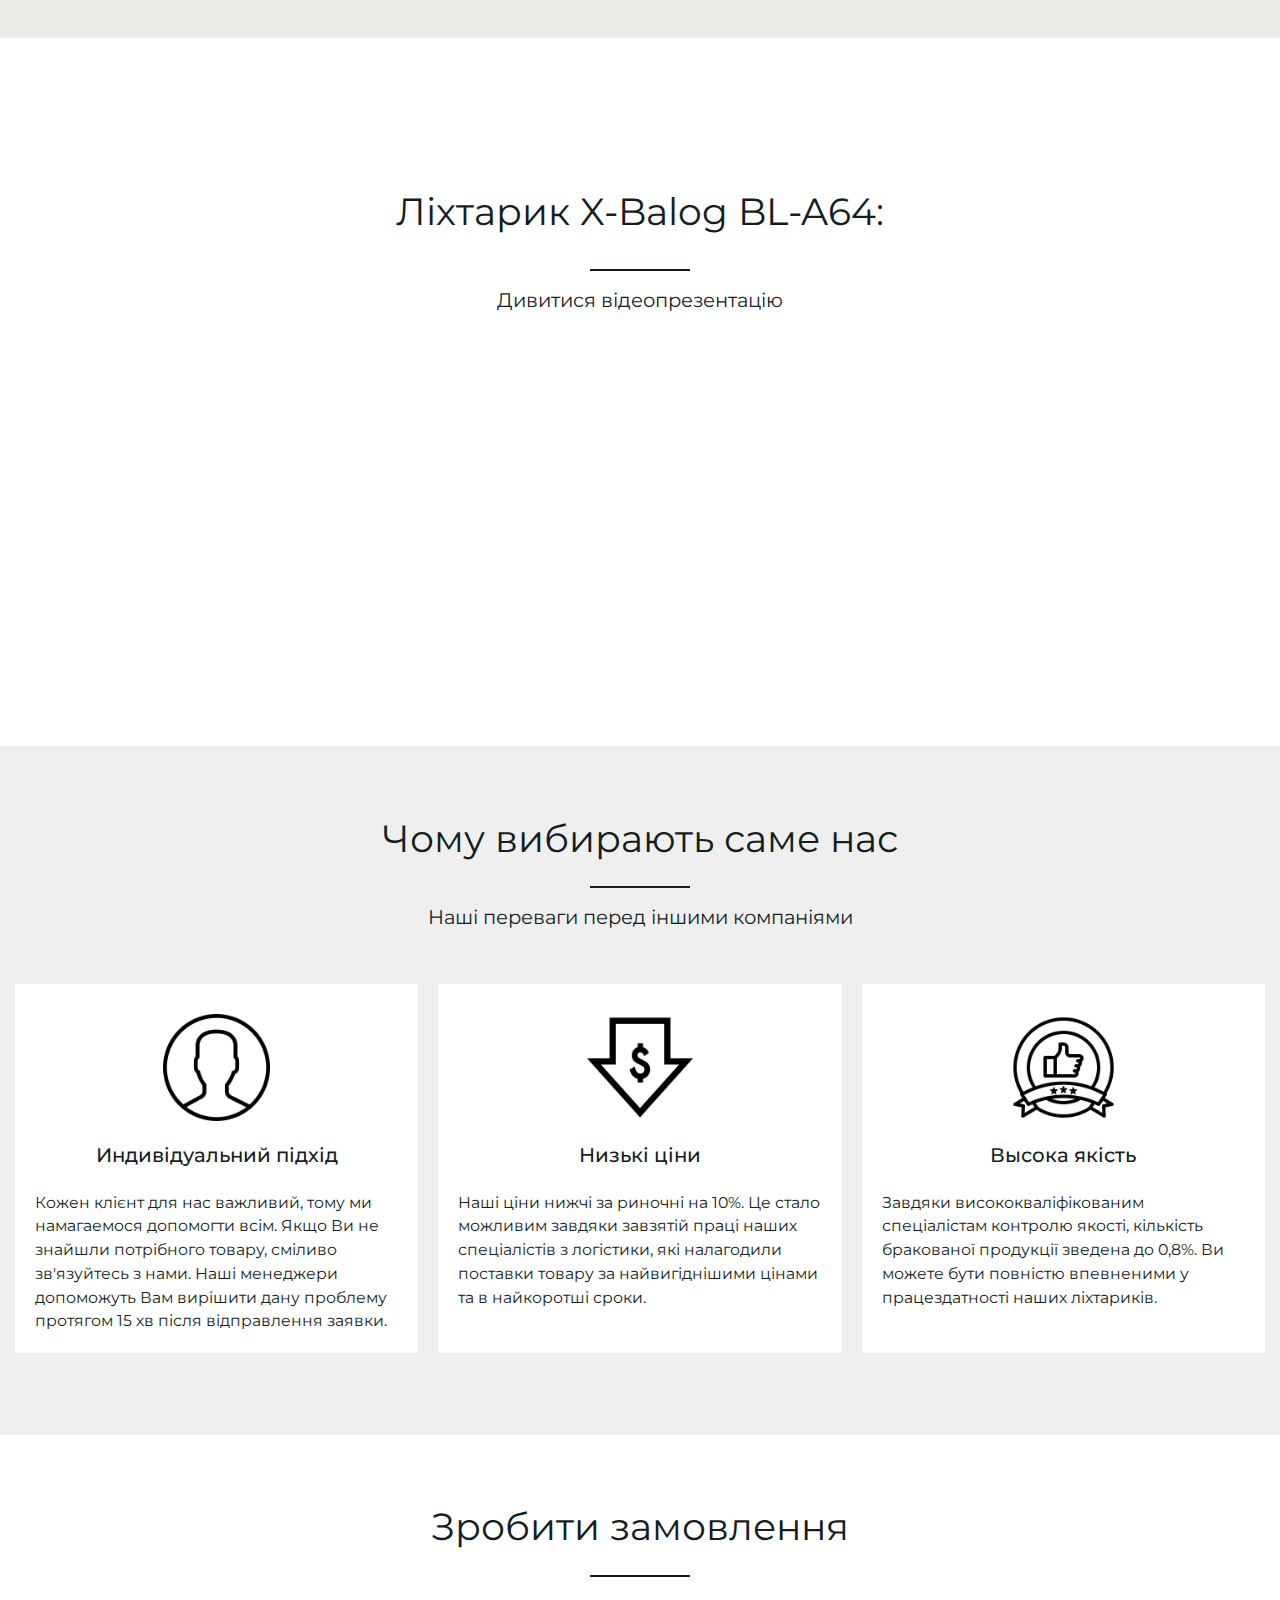
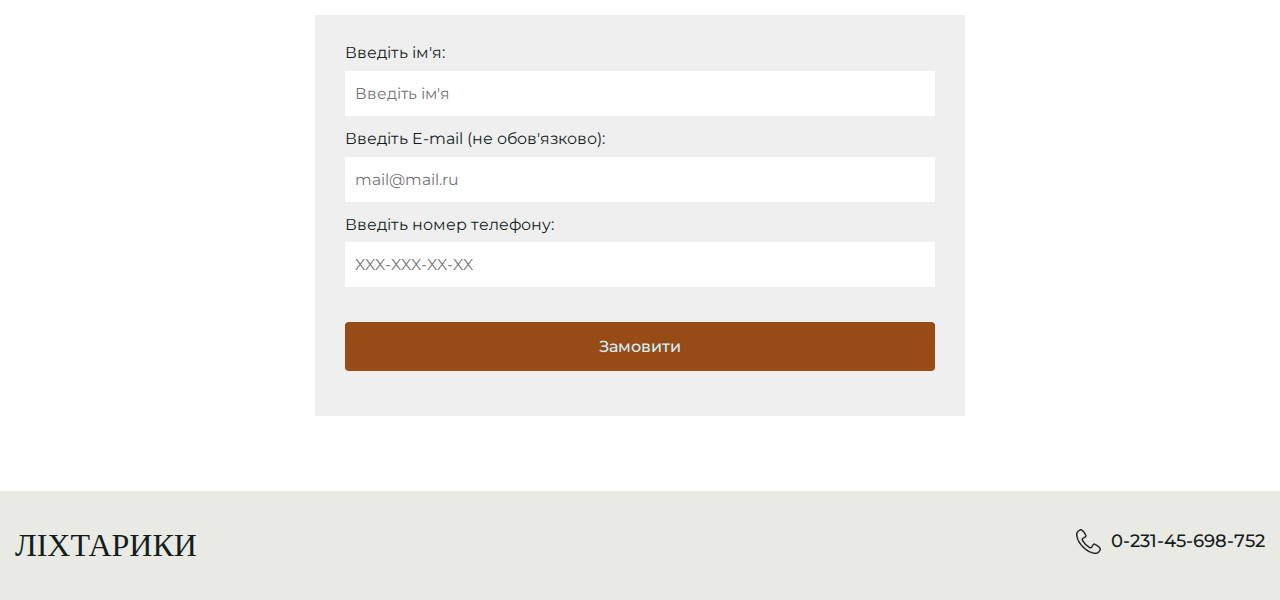
<file: page-product-3.html>
<!DOCTYPE html>
<html lang="ru">

<head>
	<title>Тактичний ліхтарик X-Balog BL-A64</title>
	<meta charset="UTF-8">
	<meta name="format-detection" content="telephone=no">
	<!-- <style>body{opacity: 0;}</style> -->
	<link rel="stylesheet" href="css/style.min.css?_v=20220407163545">
	<link rel="shortcut icon" href="favicon.ico">
	<!-- <meta name="robots" content="noindex, nofollow"> -->
	<meta name="viewport" content="width=device-width, initial-scale=1.0">
</head>

<body>
	<div class="wrapper">
		<header data-scroll-show="500" class="header">
			<div class="header__container">
				<div class="header__top top-header">
					<div class="top-header__left left-header">
						<div class="left-header__menu menu">
							<button type="button" class=" icon-menu"><span></span></button>
							<nav class="menu__body">
								<ul class="menu__list">
									<li class="menu__item"><a href="index.html" class="menu__link">Головна</a></li>
									<li class="menu__item"><a href="reviews.html" class="menu__link">Відгуки</a></li>
									<li class="menu__item"><a href="catalog.html" class="menu__link">Каталог</a></li>
								</ul>
							</nav>
						</div>
					</div>
					<div class="top-header__logo">
						<a href="#" class="header__logo"><img data-src="#" alt=""></a>
					</div>
					<div class="top-header__right right-header">
						<a href="" data-goto=".zayavka" class="right-header__button button">Замовити</a>
						<div data-da=".menu__body,765" class="right-header__phone">
							<img class="right-header__icon" src="img/icons/phone.png" alt="">
							<a href="tel:023145698752" class="right-header__number">0-231-45-698-752</a>
						</div>
					</div>

				</div>

			</div>
		</header>
		<main class="page-product">


			<div class="page-product__body product-body">
				<div class="product-body__container">
					<!-- Оболочка слайдера -->
					<div class="product-body__slider swiper">
						<!-- Двигающееся часть слайдера -->
						<div class="product-body__wrapper swiper-wrapper">
							<!-- Слайд -->
							<div class="product-body__slide swiper-slide">
								<img src="img/product-3/04.webp" alt="">
							</div>
							<div class="product-body__slide swiper-slide">
								<img src="img/product-3/02.png" alt="">
							</div>
							<div class="product-body__slide swiper-slide">
								<img src="img/product-3/01.png" alt="">
							</div>
							<div class="product-body__slide swiper-slide">
								<img src="img/product-3/03.png" alt="">
							</div>
							<div class="product-body__slide swiper-slide">
								<img src="img/product-3/05.webp" alt="">
							</div>
						</div>
						<!-- Если нужна пагинация -->
						<div class="swiper-pagination"></div>
						<!-- Если нужна навигация (влево/вправо) -->
						<button type="button" class="swiper-button-prev"></button>
						<button type="button" class="swiper-button-next"></button>
					</div>
					<div class="product-body__price">
						<h2 class="product-body__title title">
							Тактичний ліхтарик X-Balog <br> BL-A64
						</h2>
						<p class="product-body__number"> <span>460</span> / <b>400 грн.</b></p>
						<p class="product-body__subnumber">Економія 60! грн<br> встигни, поки діє АКЦІЯ!</p>
						<a href="" data-goto=".zayavka" class="product-body__button button">Замовити зі знижкою</a>
					</div>
				</div>
			</div>
			<div class="page-product-tabs">
				<div class="page-product-tabs__container">
					<div data-tabs class="page-product__tabs tabs">
						<nav data-tabs-titles class="tabs__navigation">
							<button type="button" class="tabs__title _tab-active">Опис</button>
							<button type="button" class="tabs__title">Характеристики</button>
							<button type="button" class="tabs__title">Відгуки</button>
						</nav>
						<div data-tabs-body class="tabs__content">
							<div class="tabs__body">
								<div class="description-product-body">
									<h3 class="description-product-body__title ">
										Тактичний ліхтарик X-Balo BL-A64
									</h3>
									<p class="description-product-body__text">
										Недорогий тактичний ліхтарик BL-A64, світловий потік якого становить 300 люмен, Дальність
										потоку – 100 м. Ідеальний ліхтарик для вечірніх прогулянок, X-BalogBL-A64 має невеликі
										розміри, що ідеально носити в сумці або в кишені. В основу світла покладено сучасний
										світлодіод – Q5-Green (зелений). Живленням служить - 18650 - 1шт, а зарядка проводиться
										від 220B або 12B.

										Основні характеристики
										Тактичний ліхтарик Bailong BL-A64 Green Q5-Green (зелений) Фокусування (Zoom) з
										фокусуванням

										Кількість режимів 3 Тип фокусування Висувний механізм Живлення 18650 – 1шт Тип зарядки
										220B або 12B Комплектація Фо СЗУ / Коробка
									</p>
									<h3 class="description-product-body__title ">
										Особливості тактичного ліхтарика X-Balog BL-A64:
									</h3>
									<p class="description-product-body__text"></p>
									<ul class="description-product-body__list">
										<li class="description-product-body__item">
											Світлодіод(и) — Green Q5-Green (зелений);
										</li>
										<li class="description-product-body__item">
											Світловий потік — 1000 люмен;
										</li>
										<li class="description-product-body__item">
											Живлення - 18650 - 1 шт;
										</li>
										<li class="description-product-body__item">
											Тип фокусування - Висувний механізм;
										</li>
										<li class="description-product-body__item">
											Комплектація - Ліхтар / АКБ - 1 шт/ АЗУ / СЗУ / Коробка;
										</li>
										<li class="description-product-body__item">
											Гарантія на Bailong BL-A64 - 365 днів
										</li>
									</ul>
									<div class="description-product-body__text">
										Ми
										постараємося у найкоротші терміни передзвонити Вам та погодити доставку до найближчого
										пункту
										видачі
										Нової Пошти чи УкрПошти.
									</div>
								</div>
							</div>
							<div class="tabs__body">
								<div class="charachteristic">
									<div class="charachteristic__body body-charachteristic">
										<div class="body-charachteristic__item item-body-charachteristic">
											<div class="item-body-charachteristic__line">
												<div class="item-body-charachteristic__left">
													Код виробника:
												</div>
												<div class="item-body-charachteristic__right">
													BL-A64
												</div>
											</div>
											<div class="item-body-charachteristic__line">
												<div class="item-body-charachteristic__left">
													Тип:
												</div>
												<div class="item-body-charachteristic__right">
													Тактичний
												</div>
											</div>
											<div class="item-body-charachteristic__line">
												<div class="item-body-charachteristic__left">
													Світловой потік:
												</div>
												<div class="item-body-charachteristic__right">
													300 люмен
												</div>
											</div>
											<div class="item-body-charachteristic__line">
												<div class="item-body-charachteristic__left">
													Кількість режимів:
												</div>
												<div class="item-body-charachteristic__right">
													3
												</div>
											</div>
											<div class="item-body-charachteristic__line">
												<div class="item-body-charachteristic__left">
													Кнопка увімкнення:
												</div>
												<div class="item-body-charachteristic__right">
													Зверху на літарі
												</div>
											</div>
											<div class="item-body-charachteristic__line">
												<div class="item-body-charachteristic__left">
													Тип фокусування:
												</div>
												<div class="item-body-charachteristic__right">
													Висувний механізм
												</div>
											</div>
											<div class="item-body-charachteristic__line">
												<div class="item-body-charachteristic__left">
													Прорезинена ручка:
												</div>
												<div class="item-body-charachteristic__right">
													Немає
												</div>
											</div>
											<div class="item-body-charachteristic__line">
												<div class="item-body-charachteristic__left">
													Ущільнювальні гумки:
												</div>
												<div class="item-body-charachteristic__right">
													Наявні
												</div>
											</div>
											<div class="item-body-charachteristic__line">
												<div class="item-body-charachteristic__left">
													Живлення:
												</div>
												<div class="item-body-charachteristic__right">
													18650 - 1 шт
												</div>
											</div>
											<div class="item-body-charachteristic__line">
												<div class="item-body-charachteristic__left">
													Комплектація:
												</div>
												<div class="item-body-charachteristic__right">
													Ліхтар / АКБ - 1 шт/ АЗУ / СЗУ / Коробка
												</div>
											</div>
										</div>
										<div class="body-charachteristic__item item-body-charachteristic">
											<div class="item-body-charachteristic__line">
												<div class="item-body-charachteristic__left">
													Виробник :
												</div>
												<div class="item-body-charachteristic__right">
													Bailong
												</div>
											</div>
											<div class="item-body-charachteristic__line">
												<div class="item-body-charachteristic__left">
													Світлодіод(и):
												</div>
												<div class="item-body-charachteristic__right">
													CREE Q5-Green
												</div>
											</div>
											<div class="item-body-charachteristic__line">
												<div class="item-body-charachteristic__left">
													Дальність потоку:
												</div>
												<div class="item-body-charachteristic__right">
													100 м
												</div>
											</div>
											<div class="item-body-charachteristic__line">
												<div class="item-body-charachteristic__left">
													Режими яскравості:
												</div>
												<div class="item-body-charachteristic__right">
													100%, 50%, стробоскоп
												</div>
											</div>
											<div class="item-body-charachteristic__line">
												<div class="item-body-charachteristic__left">
													Фокусування (Zoom):
												</div>
												<div class="item-body-charachteristic__right">
													З фокусуванням
												</div>
											</div>
											<div class="item-body-charachteristic__line">
												<div class="item-body-charachteristic__left">
													Матеріал корпусу:
												</div>
												<div class="item-body-charachteristic__right">
													Сплав алюмінія
												</div>
											</div>
											<div class="item-body-charachteristic__line">
												<div class="item-body-charachteristic__left">
													Влагостійкість:
												</div>
												<div class="item-body-charachteristic__right">
													Наявна
												</div>
											</div>
											<div class="item-body-charachteristic__line">
												<div class="item-body-charachteristic__left">
													Ударостійкість:
												</div>
												<div class="item-body-charachteristic__right">
													Наявна
												</div>
											</div>
											<div class="item-body-charachteristic__line">
												<div class="item-body-charachteristic__left">
													Тип зарядки:
												</div>
												<div class="item-body-charachteristic__right">
													220B або 12B
												</div>
											</div>
											<div class="item-body-charachteristic__line">
												<div class="item-body-charachteristic__left">
													Гарантія:
												</div>
												<div class="item-body-charachteristic__right">
													365 днів
												</div>
											</div>
										</div>
									</div>
								</div>
							</div>
							<div class="tabs__body">
								<section class="reviews reviews_product">
									<div class="reviews__bottom">
										<div class="reviews__body body-reviews body-reviews_one">
											<div class="body-reviews__item body-reviews__item_one">
												<div class="item-body-reviews">
													<div class="item-body-reviews__right">
														<div class="item-body-reviews__name">
															Іван Петрівський
														</div>
														<div class="item-body-reviews__text">
															Все, що зазначено в договорі, було виконано в строк, тому можу поставити
															вашій компанії "відмінно",
															буду радити іншим звертатися тільки до вас. Приємно здивована рівнем ваших
															майстрів та їх. Дякуємо
															вашій компанії!
														</div>
													</div>
												</div>
											</div>
											<div class="body-reviews__item body-reviews__item_one">
												<div class="item-body-reviews">
													<div class="item-body-reviews__right">
														<div class="item-body-reviews__name">
															Олена Захарова
														</div>
														<div class="item-body-reviews__text">
															Все, що зазначено в договорі, було виконано в строк, тому можу поставити
															вашій компанії "відмінно",
															буду радити іншим звертатися тільки до вас. Приємно здивована рівнем ваших
															майстрів та їх. Дякуємо
															вашій компанії!
														</div>
													</div>
												</div>
											</div>
											<div class="body-reviews__item body-reviews__item_one">
												<div class="item-body-reviews">
													<div class="item-body-reviews__right">
														<div class="item-body-reviews__name">
															Ірина Макарчук
														</div>
														<div class="item-body-reviews__text">
															Все, що зазначено в договорі, було виконано в строк, тому можу поставити
															вашій компанії "відмінно",
															буду радити іншим звертатися тільки до вас. Приємно здивована рівнем ваших
															майстрів та їх. Дякуємо
															вашій компанії!
														</div>
													</div>
												</div>
											</div>
											<div class="body-reviews__item body-reviews__item_one">
												<div class="item-body-reviews">
													<div class="item-body-reviews__right">
														<div class="item-body-reviews__name">
															Дмитро Загорулько
														</div>
														<div class="item-body-reviews__text">
															Все, що зазначено в договорі, було виконано в строк, тому можу поставити
															вашій компанії "відмінно",
															буду радити іншим звертатися тільки до вас. Приємно здивована рівнем ваших
															майстрів та їх. Дякуємо
															вашій компанії!
														</div>
													</div>
												</div>
											</div>
										</div>
										<div class="reviews__wrapper-form">
											<form action="#" class="reviews__form form-reviews">
												<h3 class="form-reviews__title title">
													Залишити відгук
												</h3>
												<div class=" form-reviews__line">
													<label for="name-review" class=" form-reviews__label">Введіть ім'я:</label>
													<input id="name-review" type="text" placeholder="Введіть ім'я" class=" form-reviews__input">
												</div>
												<!-- <div class="form-reviews__line">
													<label for="email" class="form-reviews__label">Введите E-mail:</label>
													<input id="email" type="email" placeholder="mail@mail.ru"
														class="form-reviews__input">
												</div> -->
												<div class="form-reviews__line">
													<label for="text-review" class="form-reviews__label">Введіть відгук:</label>
													<textarea autocomplete="off" id="text-review" name="form[]" placeholder="Введіть текст відгука тут" class="form-reviews__input"></textarea>
												</div>
												<div class="form-reviews__line">
													<button class="form-reviews__button button">Залишити відгук</button>
												</div>
											</form>
										</div>
									</div>
								</section>
							</div>
						</div>
					</div>
				</div>
			</div>
			<div class="page-product__adv adv-page-product">
				<h2 class="adv-page-product__title">
					Особливості ліхтарика X-Balog BL-A64
				</h2>
				<div class="adv-page-product__line line-adv-page-product">
					<div class="line-adv-page-product__container">
						<div class="line-adv-page-product__item">
							<div class="line-adv-page-product__image">
								<div data-da=".line-adv-page-product__text_first,766,1" class="line-adv-page-product-ibg">
									<img src="img/product-3/adv/01.png" alt="">
								</div>
							</div>
							<div class="line-adv-page-product__text line-adv-page-product__text_first">
								<h2 class="line-adv-page-product__title">
									Світлодіоди CREE G5-Green
								</h2>
								<p class="line-adv-page-product__information">
									Надяскравий світлодіод 3,7Вт Cree XR-E G5, колір світіння зелений, з підкладкою.
								</p>
							</div>
						</div>
					</div>
				</div>
				<div class="adv-page-product__line line-adv-page-product line-adv-page-product_negative">
					<div class="line-adv-page-product__container">
						<div class="line-adv-page-product__item line-adv-page-product__item_negative">
							<div class="line-adv-page-product__text line-adv-page-product__text_second line-adv-page-product__text_negative">
								<h2 class="line-adv-page-product__title">
									Видвижний механізм (ZOOM)
								</h2>
								<p class="line-adv-page-product__information">
									На корпусі ліхтарика розміщенні спеціальних механізми, за допомогою яких регулюється
									положення лінзи. Ви можете використовувати як розсіяне світло, так і направлене.
								</p>
							</div>
							<div class="line-adv-page-product__image line-adv-page-product__image_right">
								<div data-da=".line-adv-page-product__text_second,766,1" class="line-adv-page-product-ibg"><img src="img/product-2/adv/02.png" alt=""></div>
							</div>
						</div>
					</div>
				</div>
				<div class="adv-page-product__line line-adv-page-product">
					<div class="line-adv-page-product__container">
						<div class="line-adv-page-product__item">
							<div class="line-adv-page-product__image">
								<div data-da=".line-adv-page-product__text_third,766,1" class="line-adv-page-product-ibg"><img src="img/product-3/05.webp" alt=""></div>
							</div>
							<div class="line-adv-page-product__text line-adv-page-product__text_third">
								<h2 class="line-adv-page-product__title">
									300 люмен cвітловий потік!
								</h2>
								<p class="line-adv-page-product__information">
									Потужна світлодіодна лампа дозволяє світловому потоку охоплювати велику площу освітлення. Що
									в свою чергу, робить Вас більш впевненим у темряві.
								</p>
							</div>
						</div>
					</div>
				</div>
				<div class="adv-page-product__line line-adv-page-product line-adv-page-product_negative">
					<div class="line-adv-page-product__container">
						<div class="line-adv-page-product__item line-adv-page-product__item_negative">
							<div class="line-adv-page-product__text line-adv-page-product__text_fourth line-adv-page-product__text_negative">
								<h2 class="line-adv-page-product__title">
									Живлення - АКБ типу 18650
								</h2>
								<p class="line-adv-page-product__information">
									Ці акумулятори мають тривалий термін роботи та зберігають свої властивості в екстремальних
									умовах з кількістю циклів перезарядки більше 500.
								</p>
							</div>
							<div class="line-adv-page-product__image line-adv-page-product__image_right">
								<div data-da=".line-adv-page-product__text_fourth,766,1" class="line-adv-page-product-ibg "><img src="img/product-1/adv/04.webp" alt=""></div>
							</div>
						</div>
					</div>
				</div>
			</div>
	</div>
	<div class="page-product__video video-product">
		<div class="video-product__container">
			<h2 class="video-product__title title">
				Ліхтарик X-Balog BL-A64:
			</h2>
			<h3 class="video-product__subtitle">
				Дивитися відеопрезентацію
			</h3>
			<div class="video-product__item">
				<iframe class="video-product__video" src="https://www.youtube.com/embed/Sy-1GDik4zc" title="YouTube video player" frameborder="0" allow="accelerometer; autoplay; clipboard-write; encrypted-media; gyroscope; picture-in-picture" allowfullscreen>
				</iframe>
			</div>
		</div>
	</div>
	</div>
	<section id="advantage" class="advantage">
		<div class="advantage__container">
			<h2 class="advantage__title">
				Чому вибирають саме нас
			</h2>
			<h3 class="advantage__subtitle">
				Наші переваги перед іншими компаніями
			</h3>
			<div class="advantage__body body-advantage">
				<div class="body-advantage__item">
					<div class="body-advantage__content content-body-advantage">
						<div class="content-body-advantage__image-ibg"><img src="img/advantage/01.png" alt=""></div>
						<div class="content-body-advantage__title">
							Индивідуальний підхід
						</div>
						<p class="content-body-advantage__text">
							Кожен клієнт для нас важливий, тому ми намагаемося допомогти всім.
							Якщо Ви не знайшли потрібного товару, сміливо
							зв'язуйтесь з нами.
							Наші менеджери допоможуть Вам вирішити дану проблему протягом 15 хв після відправлення заявки.
						</p>
					</div>
				</div>
				<div class="body-advantage__item">
					<div class="body-advantage__content content-body-advantage">
						<div class="content-body-advantage__image-ibg"><img src="img/advantage/02.png" alt=""></div>
						<div class="content-body-advantage__title">
							Низькі ціни
						</div>
						<p class="content-body-advantage__text">
							Наші ціни нижчі за риночні на 10%. Це стало можливим завдяки завзятій праці наших спеціалістів з
							логістики, які налагодили поставки товару за найвигіднішими цінами та в найкоротші сроки.
						</p>
					</div>
				</div>
				<div class="body-advantage__item">
					<div class="body-advantage__content content-body-advantage">
						<div class="content-body-advantage__image-ibg"><img src="img/advantage/03.png" alt=""></div>
						<div class="content-body-advantage__title">
							Высока якість
						</div>
						<p class="content-body-advantage__text">
							Завдяки висококваліфікованим спеціалістам контролю якості, кількість бракованої продукції зведена до
							0,8%.
							Ви можете бути повністю впевненими у працездатності наших ліхтариків.
						</p>
					</div>
				</div>
			</div>
		</div>
	</section>
	<section class="zayavka">
		<div class="zayavka__container">
			<h2 class="zayavka__title">
				Зробити замовлення
			</h2>
			<form action="#" class="zayavka__form form-zayavka">
				<div class="form-zayavka__line">
					<label for="name" class="form-zayavka__label">Введіть ім'я:</label>
					<input id="name" type="text" placeholder="Введіть ім'я" class="form-zayavka__input">
				</div>
				<div class="form-zayavka__line">
					<label for="email" class="form-zayavka__label">Введіть E-mail (не обов'язково):</label>
					<input id="email" type="email" placeholder="mail@mail.ru" class="form-zayavka__input">
				</div>
				<div class="form-zayavka__line">
					<label for="tel" class="form-zayavka__label">Введіть номер телефону:</label>
					<input id="tel" type="text" placeholder="XXX-XXX-XX-XX" class="form-zayavka__input">
				</div>
				<div class="form-zayavka__line">
					<button class="form-zayavka__button button">Замовити</button>
				</div>
				<div class="form-zayavka__line">
				</div>

			</form>
		</div>
	</section>
	</main>
	<footer class="footer">
		<div class="footer__container">
			<div class="footer__left left-footer">
				<div class="left-footer__logo">
					<a href="index.html">ЛІХТАРИКИ</a>
				</div>
			</div>
			<div class="footer__right right-footer ">
				<div class="right-footer__phone">
					<img class="right-footer__icon" src="img/icons/phone.png" alt="">
					<a href="tel:023145698752" class="right-footer__number">0-231-45-698-752</a>
				</div>
			</div>
		</div>
	</footer>
	</div>
	<div id="popup" aria-hidden="true" class="popup">
		<div class="popup__wrapper">
			<div class="popup__content">
				<button data-close type="button" class="popup__close">Закрыть</button>
				<div class="popup__text">

				</div>
			</div>
		</div>
	</div>
	<script src="js/app.min.js?_v=20220407163545"></script>
</body>

</html>
</file>
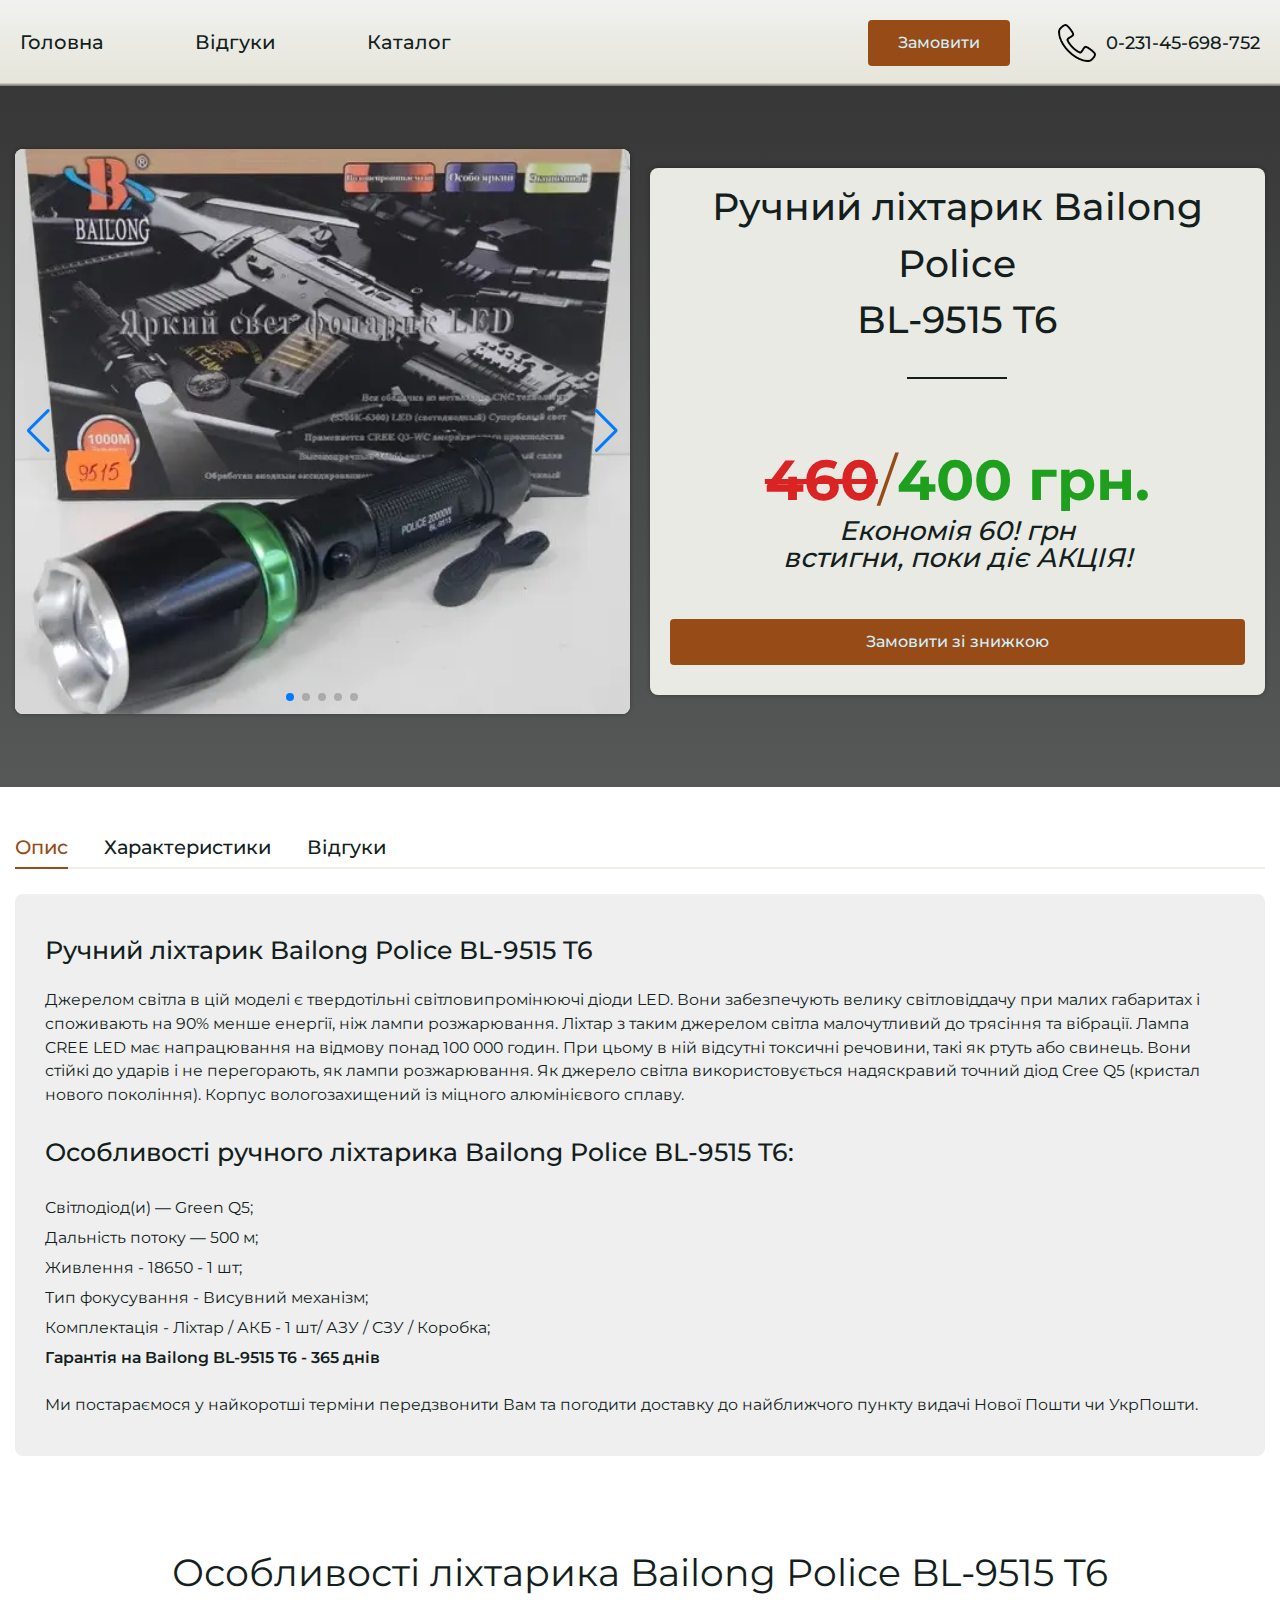
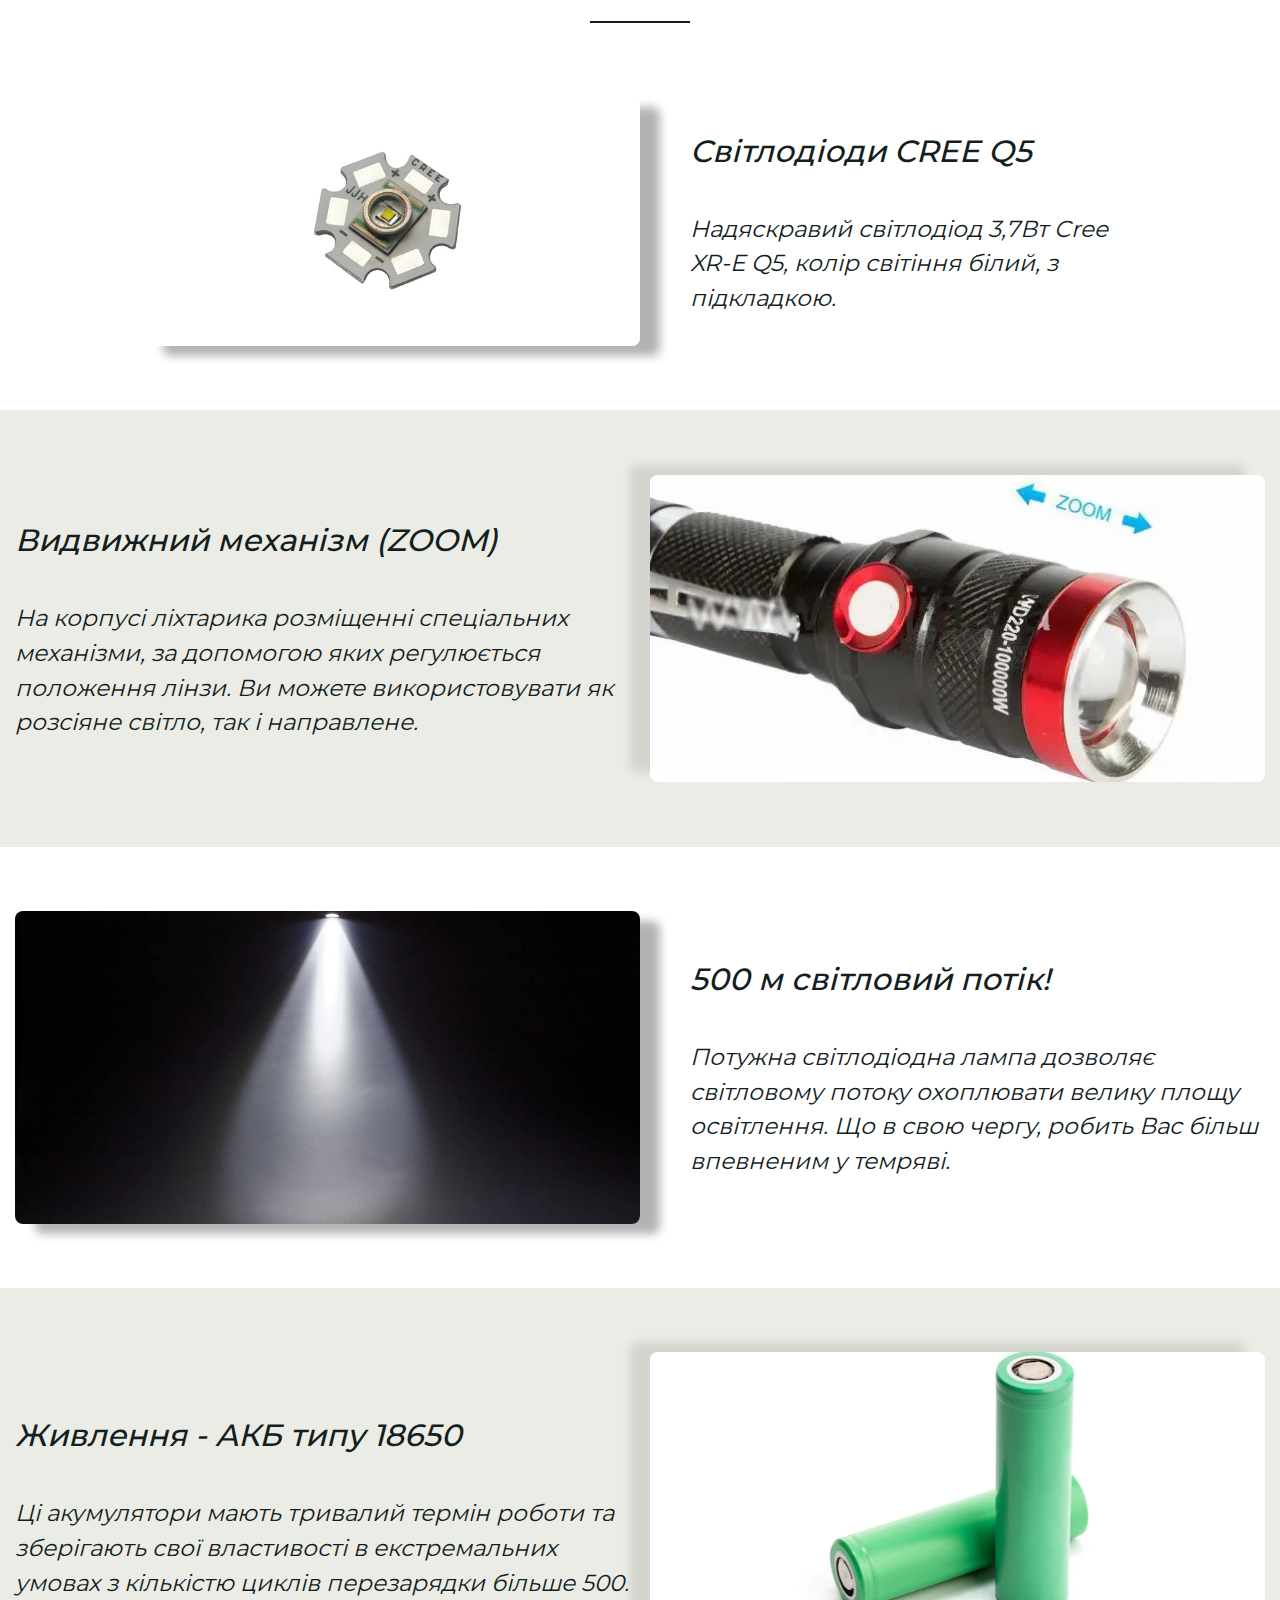
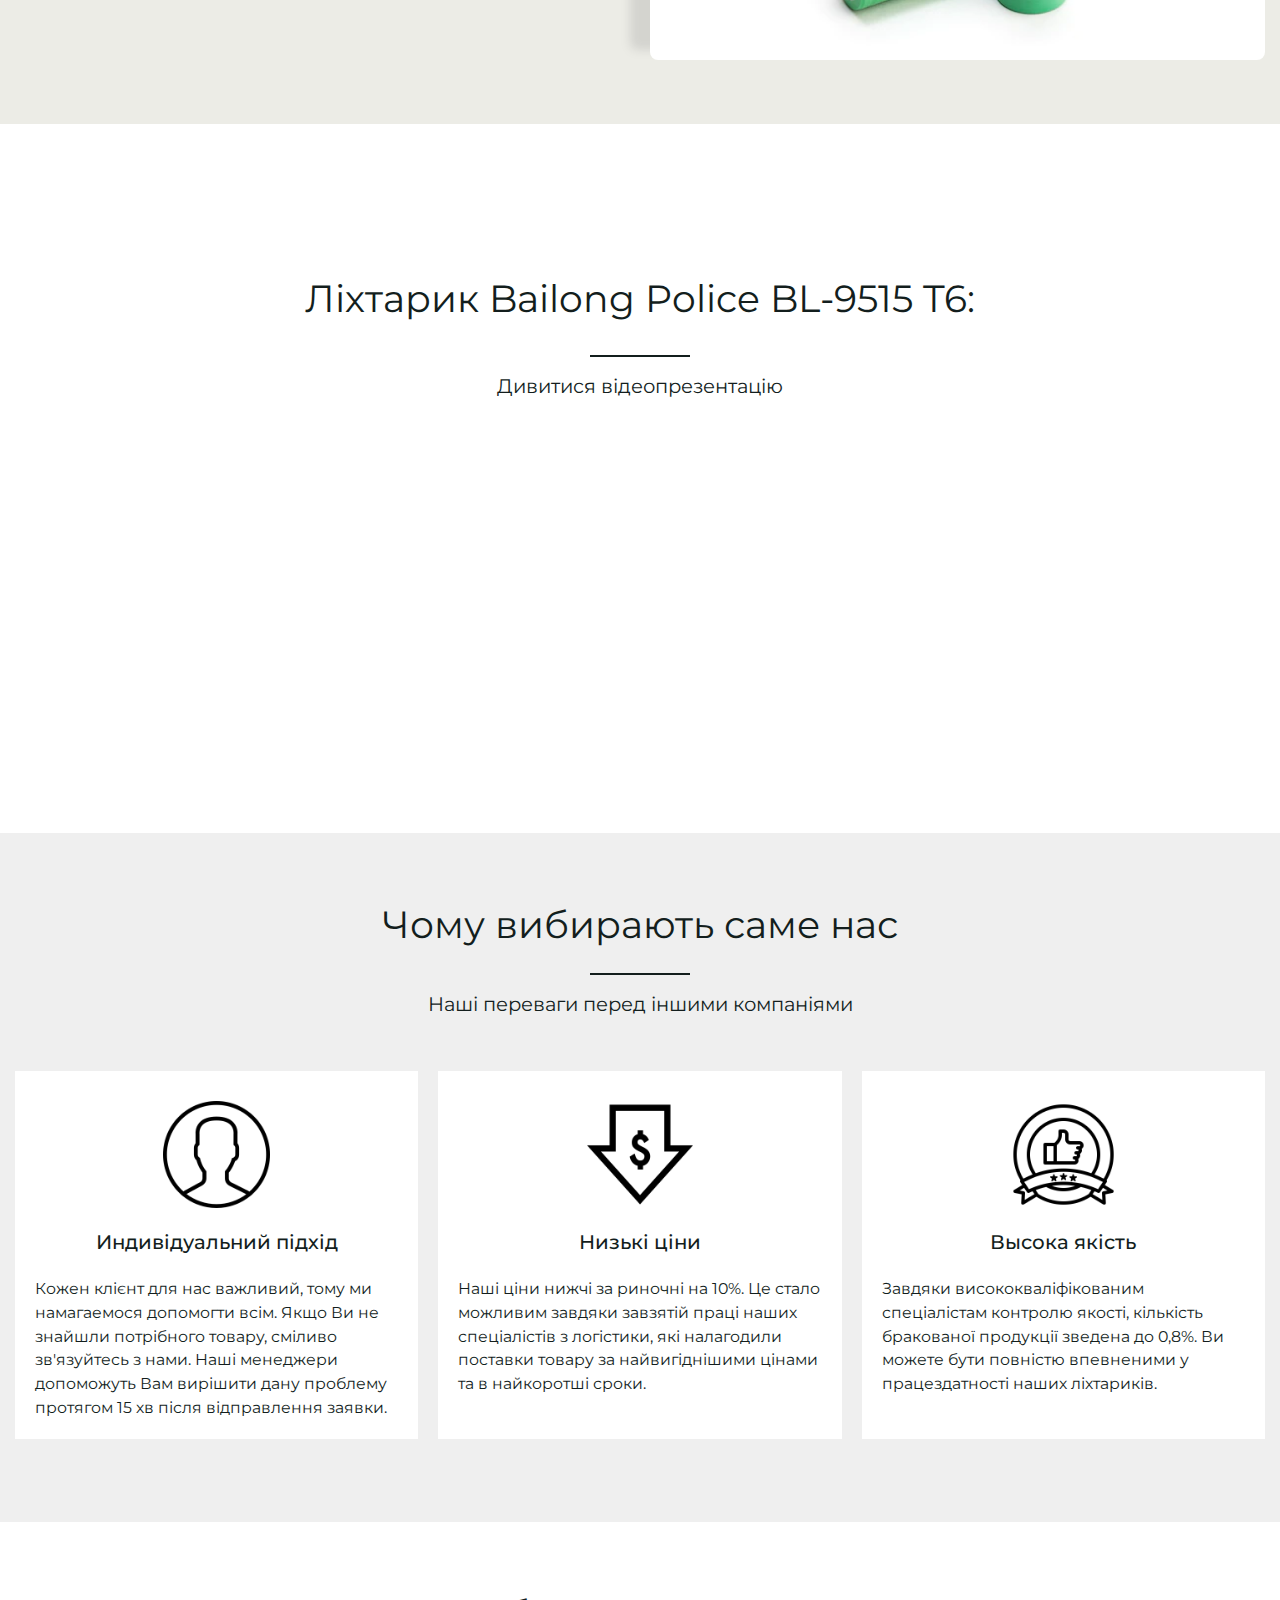
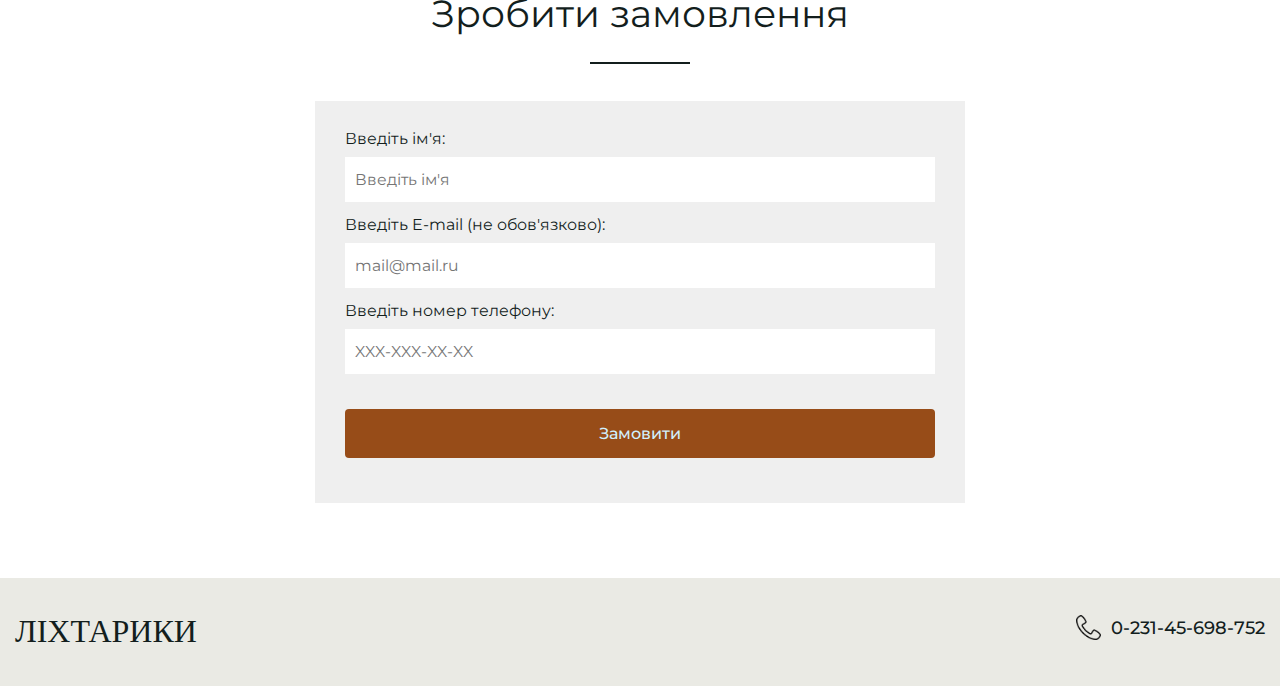
<file: page-product-4.html>
<!DOCTYPE html>
<html lang="ru">

<head>
	<title>Ручний ліхтарик Bailong Police BL-9515 T6</title>
	<meta charset="UTF-8">
	<meta name="format-detection" content="telephone=no">
	<!-- <style>body{opacity: 0;}</style> -->
	<link rel="stylesheet" href="css/style.min.css?_v=20220407163545">
	<link rel="shortcut icon" href="favicon.ico">
	<!-- <meta name="robots" content="noindex, nofollow"> -->
	<meta name="viewport" content="width=device-width, initial-scale=1.0">
</head>

<body>
	<div class="wrapper">
		<header data-scroll-show="500" class="header">
			<div class="header__container">
				<div class="header__top top-header">
					<div class="top-header__left left-header">
						<div class="left-header__menu menu">
							<button type="button" class=" icon-menu"><span></span></button>
							<nav class="menu__body">
								<ul class="menu__list">
									<li class="menu__item"><a href="index.html" class="menu__link">Головна</a></li>
									<li class="menu__item"><a href="reviews.html" class="menu__link">Відгуки</a></li>
									<li class="menu__item"><a href="catalog.html" class="menu__link">Каталог</a></li>
								</ul>
							</nav>
						</div>
					</div>
					<div class="top-header__logo">
						<a href="#" class="header__logo"><img data-src="#" alt=""></a>
					</div>
					<div class="top-header__right right-header">
						<a href="" data-goto=".zayavka" class="right-header__button button">Замовити</a>
						<div data-da=".menu__body,765" class="right-header__phone">
							<img class="right-header__icon" src="img/icons/phone.png" alt="">
							<a href="tel:023145698752" class="right-header__number">0-231-45-698-752</a>
						</div>
					</div>

				</div>

			</div>
		</header>
		<main class="page-product">


			<div class="page-product__body product-body">
				<div class="product-body__container">
					<!-- Оболочка слайдера -->
					<div class="product-body__slider swiper">
						<!-- Двигающееся часть слайдера -->
						<div class="product-body__wrapper swiper-wrapper">
							<!-- Слайд -->
							<div class="product-body__slide swiper-slide">
								<img src="img/product-4/01.webp" alt="">
							</div>
							<div class="product-body__slide swiper-slide">
								<img src="img/product-4/02.webp" alt="">
							</div>
							<div class="product-body__slide swiper-slide">
								<img src="img/product-4/03.webp" alt="">
							</div>
							<div class="product-body__slide swiper-slide">
								<img src="img/product-4/04.webp" alt="">
							</div>
							<div class="product-body__slide swiper-slide">
								<img src="img/product-4/05.webp" alt="">
							</div>
						</div>
						<!-- Если нужна пагинация -->
						<div class="swiper-pagination"></div>
						<!-- Если нужна навигация (влево/вправо) -->
						<button type="button" class="swiper-button-prev"></button>
						<button type="button" class="swiper-button-next"></button>
					</div>
					<div class="product-body__price">
						<h2 class="product-body__title title">
							Ручний ліхтарик Bailong Police <br> BL-9515 T6
						</h2>
						<p class="product-body__number"> <span>460</span> / <b>400 грн.</b></p>
						<p class="product-body__subnumber">Економія 60! грн<br> встигни, поки діє АКЦІЯ!</p>
						<a href="" data-goto=".zayavka" class="product-body__button button">Замовити зі знижкою</a>
					</div>
				</div>
			</div>
			<div class="page-product-tabs">
				<div class="page-product-tabs__container">
					<div data-tabs class="page-product__tabs tabs">
						<nav data-tabs-titles class="tabs__navigation">
							<button type="button" class="tabs__title _tab-active">Опис</button>
							<button type="button" class="tabs__title">Характеристики</button>
							<button type="button" class="tabs__title">Відгуки</button>
						</nav>
						<div data-tabs-body class="tabs__content">
							<div class="tabs__body">
								<div class="description-product-body">
									<h3 class="description-product-body__title ">
										Ручний ліхтарик Bailong Police BL-9515 T6
									</h3>
									<p class="description-product-body__text">
										Джерелом світла в цій моделі є твердотільні світловипромінюючі діоди LED. Вони
										забезпечують велику світловіддачу при малих габаритах і споживають на 90% менше енергії,
										ніж лампи розжарювання. Ліхтар з таким джерелом світла малочутливий до трясіння та
										вібрації.

										Лампа CREE LED має напрацювання на відмову понад 100 000 годин. При цьому в ній відсутні
										токсичні речовини, такі як ртуть або свинець. Вони стійкі до ударів і не перегорають, як
										лампи розжарювання. Як джерело світла використовується надяскравий точний діод Cree Q5
										(кристал нового покоління). Корпус вологозахищений із міцного алюмінієвого сплаву.
									</p>
									<h3 class="description-product-body__title ">
										Особливості ручного ліхтарика Bailong Police BL-9515 T6:
									</h3>
									<p class="description-product-body__text"></p>
									<ul class="description-product-body__list">
										<li class="description-product-body__item">
											Світлодіод(и) — Green Q5;
										</li>
										<li class="description-product-body__item">
											Дальність потоку — 500 м;
										</li>
										<li class="description-product-body__item">
											Живлення - 18650 - 1 шт;
										</li>
										<li class="description-product-body__item">
											Тип фокусування - Висувний механізм;
										</li>
										<li class="description-product-body__item">
											Комплектація - Ліхтар / АКБ - 1 шт/ АЗУ / СЗУ / Коробка;
										</li>
										<li class="description-product-body__item">
											Гарантія на Bailong BL-9515 T6 - 365 днів
										</li>
									</ul>
									<div class="description-product-body__text">
										Ми
										постараємося у найкоротші терміни передзвонити Вам та погодити доставку до найближчого
										пункту
										видачі
										Нової Пошти чи УкрПошти.
									</div>
								</div>
							</div>
							<div class="tabs__body">
								<div class="charachteristic">
									<div class="charachteristic__body body-charachteristic">
										<div class="body-charachteristic__item item-body-charachteristic">
											<div class="item-body-charachteristic__line">
												<div class="item-body-charachteristic__left">
													Код виробника:
												</div>
												<div class="item-body-charachteristic__right">
													BL-9515 T6
												</div>
											</div>
											<div class="item-body-charachteristic__line">
												<div class="item-body-charachteristic__left">
													Тип:
												</div>
												<div class="item-body-charachteristic__right">
													Ручний
												</div>
											</div>
											<div class="item-body-charachteristic__line">
												<div class="item-body-charachteristic__left">
													Кількість режимів:
												</div>
												<div class="item-body-charachteristic__right">
													5
												</div>
											</div>
											<div class="item-body-charachteristic__line">
												<div class="item-body-charachteristic__left">
													Кнопка увімкнення:
												</div>
												<div class="item-body-charachteristic__right">
													Зверху на літарі
												</div>
											</div>
											<div class="item-body-charachteristic__line">
												<div class="item-body-charachteristic__left">
													Тип фокусування:
												</div>
												<div class="item-body-charachteristic__right">
													Фіксоване висування (тріскання)
												</div>
											</div>
											<div class="item-body-charachteristic__line">
												<div class="item-body-charachteristic__left">
													Прорезинена ручка:
												</div>
												<div class="item-body-charachteristic__right">
													Немає
												</div>
											</div>
											<div class="item-body-charachteristic__line">
												<div class="item-body-charachteristic__left">
													Ущільнювальні гумки:
												</div>
												<div class="item-body-charachteristic__right">
													Наявні
												</div>
											</div>
											<div class="item-body-charachteristic__line">
												<div class="item-body-charachteristic__left">
													Живлення:
												</div>
												<div class="item-body-charachteristic__right">
													18650 - 1 шт
												</div>
											</div>
											<div class="item-body-charachteristic__line">
												<div class="item-body-charachteristic__left">
													Комплектація:
												</div>
												<div class="item-body-charachteristic__right">
													Ліхтар / АКБ - 1 шт/ АЗУ / СЗУ / Коробка
												</div>
											</div>
										</div>
										<div class="body-charachteristic__item item-body-charachteristic">
											<div class="item-body-charachteristic__line">
												<div class="item-body-charachteristic__left">
													Виробник :
												</div>
												<div class="item-body-charachteristic__right">
													Bailong
												</div>
											</div>
											<div class="item-body-charachteristic__line">
												<div class="item-body-charachteristic__left">
													Світлодіод(и):
												</div>
												<div class="item-body-charachteristic__right">
													CREE Q5
												</div>
											</div>
											<div class="item-body-charachteristic__line">
												<div class="item-body-charachteristic__left">
													Дальність потоку:
												</div>
												<div class="item-body-charachteristic__right">
													500 м
												</div>
											</div>
											<div class="item-body-charachteristic__line">
												<div class="item-body-charachteristic__left">
													Режими яскравості:
												</div>
												<div class="item-body-charachteristic__right">
													100%, 50%, стробоскоп
												</div>
											</div>
											<div class="item-body-charachteristic__line">
												<div class="item-body-charachteristic__left">
													Фокусування (Zoom):
												</div>
												<div class="item-body-charachteristic__right">
													З фокусуванням
												</div>
											</div>
											<div class="item-body-charachteristic__line">
												<div class="item-body-charachteristic__left">
													Матеріал корпусу:
												</div>
												<div class="item-body-charachteristic__right">
													Сплав алюмінія
												</div>
											</div>
											<div class="item-body-charachteristic__line">
												<div class="item-body-charachteristic__left">
													Влагостійкість:
												</div>
												<div class="item-body-charachteristic__right">
													Наявна
												</div>
											</div>
											<div class="item-body-charachteristic__line">
												<div class="item-body-charachteristic__left">
													Ударостійкість:
												</div>
												<div class="item-body-charachteristic__right">
													Наявна
												</div>
											</div>
											<div class="item-body-charachteristic__line">
												<div class="item-body-charachteristic__left">
													Тип зарядки:
												</div>
												<div class="item-body-charachteristic__right">
													220B або 12B
												</div>
											</div>
											<div class="item-body-charachteristic__line">
												<div class="item-body-charachteristic__left">
													Гарантія:
												</div>
												<div class="item-body-charachteristic__right">
													365 днів
												</div>
											</div>
										</div>
									</div>
								</div>
							</div>
							<div class="tabs__body">
								<section class="reviews reviews_product">
									<div class="reviews__bottom">
										<div class="reviews__body body-reviews body-reviews_one">
											<div class="body-reviews__item body-reviews__item_one">
												<div class="item-body-reviews">
													<div class="item-body-reviews__right">
														<div class="item-body-reviews__name">
															Іван Петрівський
														</div>
														<div class="item-body-reviews__text">
															Все, що зазначено в договорі, було виконано в строк, тому можу поставити
															вашій компанії "відмінно",
															буду радити іншим звертатися тільки до вас. Приємно здивована рівнем ваших
															майстрів та їх. Дякуємо
															вашій компанії!
														</div>
													</div>
												</div>
											</div>
											<div class="body-reviews__item body-reviews__item_one">
												<div class="item-body-reviews">
													<div class="item-body-reviews__right">
														<div class="item-body-reviews__name">
															Олена Захарова
														</div>
														<div class="item-body-reviews__text">
															Все, що зазначено в договорі, було виконано в строк, тому можу поставити
															вашій компанії "відмінно",
															буду радити іншим звертатися тільки до вас. Приємно здивована рівнем ваших
															майстрів та їх. Дякуємо
															вашій компанії!
														</div>
													</div>
												</div>
											</div>
											<div class="body-reviews__item body-reviews__item_one">
												<div class="item-body-reviews">
													<div class="item-body-reviews__right">
														<div class="item-body-reviews__name">
															Ірина Макарчук
														</div>
														<div class="item-body-reviews__text">
															Все, що зазначено в договорі, було виконано в строк, тому можу поставити
															вашій компанії "відмінно",
															буду радити іншим звертатися тільки до вас. Приємно здивована рівнем ваших
															майстрів та їх. Дякуємо
															вашій компанії!
														</div>
													</div>
												</div>
											</div>
											<div class="body-reviews__item body-reviews__item_one">
												<div class="item-body-reviews">
													<div class="item-body-reviews__right">
														<div class="item-body-reviews__name">
															Дмитро Загорулько
														</div>
														<div class="item-body-reviews__text">
															Все, що зазначено в договорі, було виконано в строк, тому можу поставити
															вашій компанії "відмінно",
															буду радити іншим звертатися тільки до вас. Приємно здивована рівнем ваших
															майстрів та їх. Дякуємо
															вашій компанії!
														</div>
													</div>
												</div>
											</div>
										</div>
										<div class="reviews__wrapper-form">
											<form action="#" class="reviews__form form-reviews">
												<h3 class="form-reviews__title title">
													Залишити відгук
												</h3>
												<div class=" form-reviews__line">
													<label for="name-review" class=" form-reviews__label">Введіть ім'я:</label>
													<input id="name-review" type="text" placeholder="Введіть ім'я" class=" form-reviews__input">
												</div>
												<!-- <div class="form-reviews__line">
													<label for="email" class="form-reviews__label">Введите E-mail:</label>
													<input id="email" type="email" placeholder="mail@mail.ru"
														class="form-reviews__input">
												</div> -->
												<div class="form-reviews__line">
													<label for="text-review" class="form-reviews__label">Введіть відгук:</label>
													<textarea autocomplete="off" id="text-review" name="form[]" placeholder="Введіть текст відгука тут" class="form-reviews__input"></textarea>
												</div>
												<div class="form-reviews__line">
													<button class="form-reviews__button button">Залишити відгук</button>
												</div>
											</form>
										</div>
									</div>
								</section>
							</div>
						</div>
					</div>
				</div>
			</div>
			<div class="page-product__adv adv-page-product">
				<h2 class="adv-page-product__title">
					Особливості ліхтарика Bailong Police BL-9515 T6
				</h2>
				<div class="adv-page-product__line line-adv-page-product">
					<div class="line-adv-page-product__container">
						<div class="line-adv-page-product__item">
							<div class="line-adv-page-product__image">
								<div data-da=".line-adv-page-product__text_first,766,1" class="line-adv-page-product-ibg">
									<img src="img/product-3/adv/01.png" alt="">
								</div>
							</div>
							<div class="line-adv-page-product__text line-adv-page-product__text_first">
								<h2 class="line-adv-page-product__title">
									Світлодіоди CREE Q5
								</h2>
								<p class="line-adv-page-product__information">
									Надяскравий світлодіод 3,7Вт Cree XR-E Q5, колір світіння білий, з підкладкою.
								</p>
							</div>
						</div>
					</div>
				</div>
				<div class="adv-page-product__line line-adv-page-product line-adv-page-product_negative">
					<div class="line-adv-page-product__container">
						<div class="line-adv-page-product__item line-adv-page-product__item_negative">
							<div class="line-adv-page-product__text line-adv-page-product__text_second line-adv-page-product__text_negative">
								<h2 class="line-adv-page-product__title">
									Видвижний механізм (ZOOM)
								</h2>
								<p class="line-adv-page-product__information">
									На корпусі ліхтарика розміщенні спеціальних механізми, за допомогою яких регулюється
									положення лінзи. Ви можете використовувати як розсіяне світло, так і направлене.
								</p>
							</div>
							<div class="line-adv-page-product__image line-adv-page-product__image_right">
								<div data-da=".line-adv-page-product__text_second,766,1" class="line-adv-page-product-ibg"><img src="img/product-2/adv/02.png" alt=""></div>
							</div>
						</div>
					</div>
				</div>
				<div class="adv-page-product__line line-adv-page-product">
					<div class="line-adv-page-product__container">
						<div class="line-adv-page-product__item">
							<div class="line-adv-page-product__image">
								<div data-da=".line-adv-page-product__text_third,766,1" class="line-adv-page-product-ibg"><img src="img/product-1/adv/02.png" alt=""></div>
							</div>
							<div class="line-adv-page-product__text line-adv-page-product__text_third">
								<h2 class="line-adv-page-product__title">
									500 м cвітловий потік!
								</h2>
								<p class="line-adv-page-product__information">
									Потужна світлодіодна лампа дозволяє світловому потоку охоплювати велику площу освітлення. Що
									в свою чергу, робить Вас більш впевненим у темряві.
								</p>
							</div>
						</div>
					</div>
				</div>
				<div class="adv-page-product__line line-adv-page-product line-adv-page-product_negative">
					<div class="line-adv-page-product__container">
						<div class="line-adv-page-product__item line-adv-page-product__item_negative">
							<div class="line-adv-page-product__text line-adv-page-product__text_fourth line-adv-page-product__text_negative">
								<h2 class="line-adv-page-product__title">
									Живлення - АКБ типу 18650
								</h2>
								<p class="line-adv-page-product__information">
									Ці акумулятори мають тривалий термін роботи та зберігають свої властивості в екстремальних
									умовах з кількістю циклів перезарядки більше 500.
								</p>
							</div>
							<div class="line-adv-page-product__image line-adv-page-product__image_right">
								<div data-da=".line-adv-page-product__text_fourth,766,1" class="line-adv-page-product-ibg "><img src="img/product-1/adv/04.webp" alt=""></div>
							</div>
						</div>
					</div>
				</div>
			</div>
	</div>
	<div class="page-product__video video-product">
		<div class="video-product__container">
			<h2 class="video-product__title title">
				Ліхтарик Bailong Police BL-9515 T6:
			</h2>
			<h3 class="video-product__subtitle">
				Дивитися відеопрезентацію
			</h3>
			<div class="video-product__item">
				<iframe class="video-product__video" src="https://www.youtube.com/embed/P2aMX2yRFhc" title="YouTube video player" frameborder="0" allow="accelerometer; autoplay; clipboard-write; encrypted-media; gyroscope; picture-in-picture" allowfullscreen>
				</iframe>
			</div>
		</div>
	</div>
	</div>
	<section id="advantage" class="advantage">
		<div class="advantage__container">
			<h2 class="advantage__title">
				Чому вибирають саме нас
			</h2>
			<h3 class="advantage__subtitle">
				Наші переваги перед іншими компаніями
			</h3>
			<div class="advantage__body body-advantage">
				<div class="body-advantage__item">
					<div class="body-advantage__content content-body-advantage">
						<div class="content-body-advantage__image-ibg"><img src="img/advantage/01.png" alt=""></div>
						<div class="content-body-advantage__title">
							Индивідуальний підхід
						</div>
						<p class="content-body-advantage__text">
							Кожен клієнт для нас важливий, тому ми намагаемося допомогти всім.
							Якщо Ви не знайшли потрібного товару, сміливо
							зв'язуйтесь з нами.
							Наші менеджери допоможуть Вам вирішити дану проблему протягом 15 хв після відправлення заявки.
						</p>
					</div>
				</div>
				<div class="body-advantage__item">
					<div class="body-advantage__content content-body-advantage">
						<div class="content-body-advantage__image-ibg"><img src="img/advantage/02.png" alt=""></div>
						<div class="content-body-advantage__title">
							Низькі ціни
						</div>
						<p class="content-body-advantage__text">
							Наші ціни нижчі за риночні на 10%. Це стало можливим завдяки завзятій праці наших спеціалістів з
							логістики, які налагодили поставки товару за найвигіднішими цінами та в найкоротші сроки.
						</p>
					</div>
				</div>
				<div class="body-advantage__item">
					<div class="body-advantage__content content-body-advantage">
						<div class="content-body-advantage__image-ibg"><img src="img/advantage/03.png" alt=""></div>
						<div class="content-body-advantage__title">
							Высока якість
						</div>
						<p class="content-body-advantage__text">
							Завдяки висококваліфікованим спеціалістам контролю якості, кількість бракованої продукції зведена до
							0,8%.
							Ви можете бути повністю впевненими у працездатності наших ліхтариків.
						</p>
					</div>
				</div>
			</div>
		</div>
	</section>
	<section class="zayavka">
		<div class="zayavka__container">
			<h2 class="zayavka__title">
				Зробити замовлення
			</h2>
			<form action="#" class="zayavka__form form-zayavka">
				<div class="form-zayavka__line">
					<label for="name" class="form-zayavka__label">Введіть ім'я:</label>
					<input id="name" type="text" placeholder="Введіть ім'я" class="form-zayavka__input">
				</div>
				<div class="form-zayavka__line">
					<label for="email" class="form-zayavka__label">Введіть E-mail (не обов'язково):</label>
					<input id="email" type="email" placeholder="mail@mail.ru" class="form-zayavka__input">
				</div>
				<div class="form-zayavka__line">
					<label for="tel" class="form-zayavka__label">Введіть номер телефону:</label>
					<input id="tel" type="text" placeholder="XXX-XXX-XX-XX" class="form-zayavka__input">
				</div>
				<div class="form-zayavka__line">
					<button class="form-zayavka__button button">Замовити</button>
				</div>
				<div class="form-zayavka__line">
				</div>

			</form>
		</div>
	</section>
	</main>
	<footer class="footer">
		<div class="footer__container">
			<div class="footer__left left-footer">
				<div class="left-footer__logo">
					<a href="index.html">ЛІХТАРИКИ</a>
				</div>
			</div>
			<div class="footer__right right-footer ">
				<div class="right-footer__phone">
					<img class="right-footer__icon" src="img/icons/phone.png" alt="">
					<a href="tel:023145698752" class="right-footer__number">0-231-45-698-752</a>
				</div>
			</div>
		</div>
	</footer>
	</div>
	<div id="popup" aria-hidden="true" class="popup">
		<div class="popup__wrapper">
			<div class="popup__content">
				<button data-close type="button" class="popup__close">Закрыть</button>
				<div class="popup__text">

				</div>
			</div>
		</div>
	</div>
	<script src="js/app.min.js?_v=20220407163545"></script>
</body>

</html>
</file>
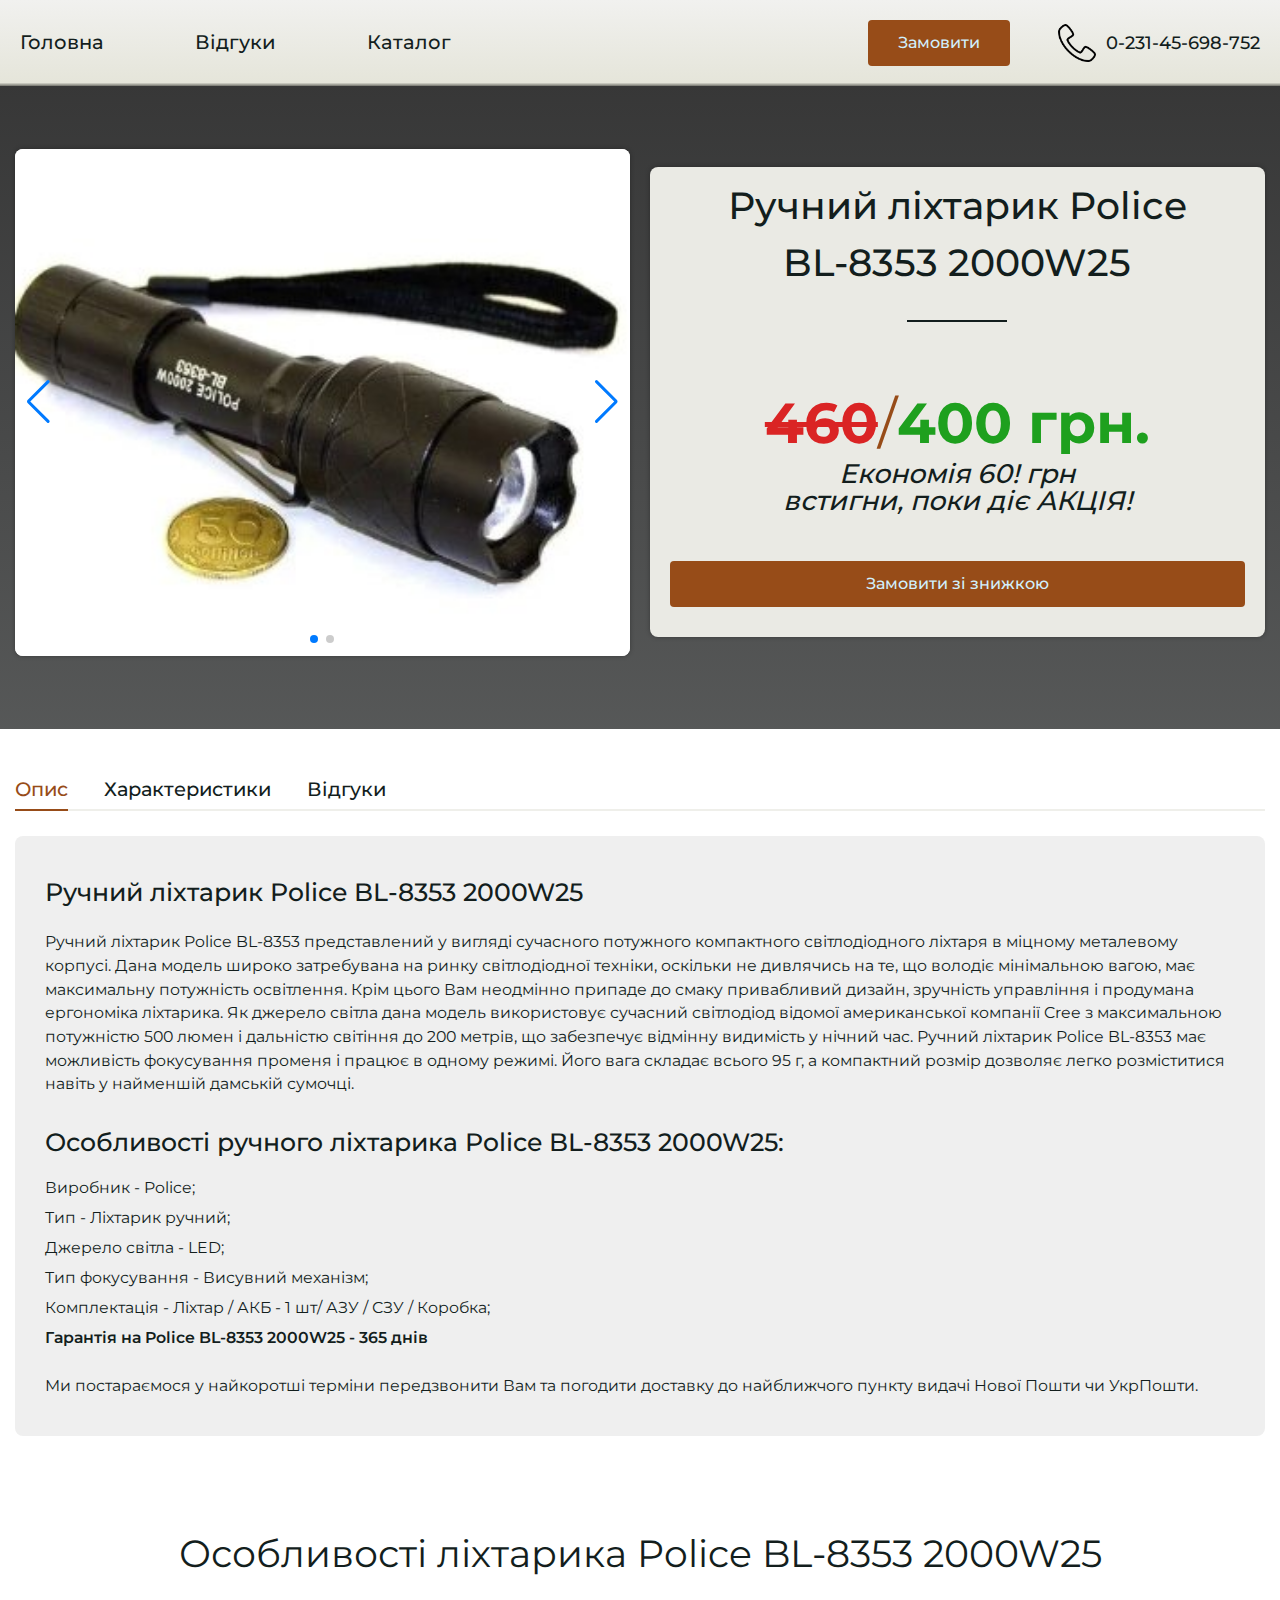
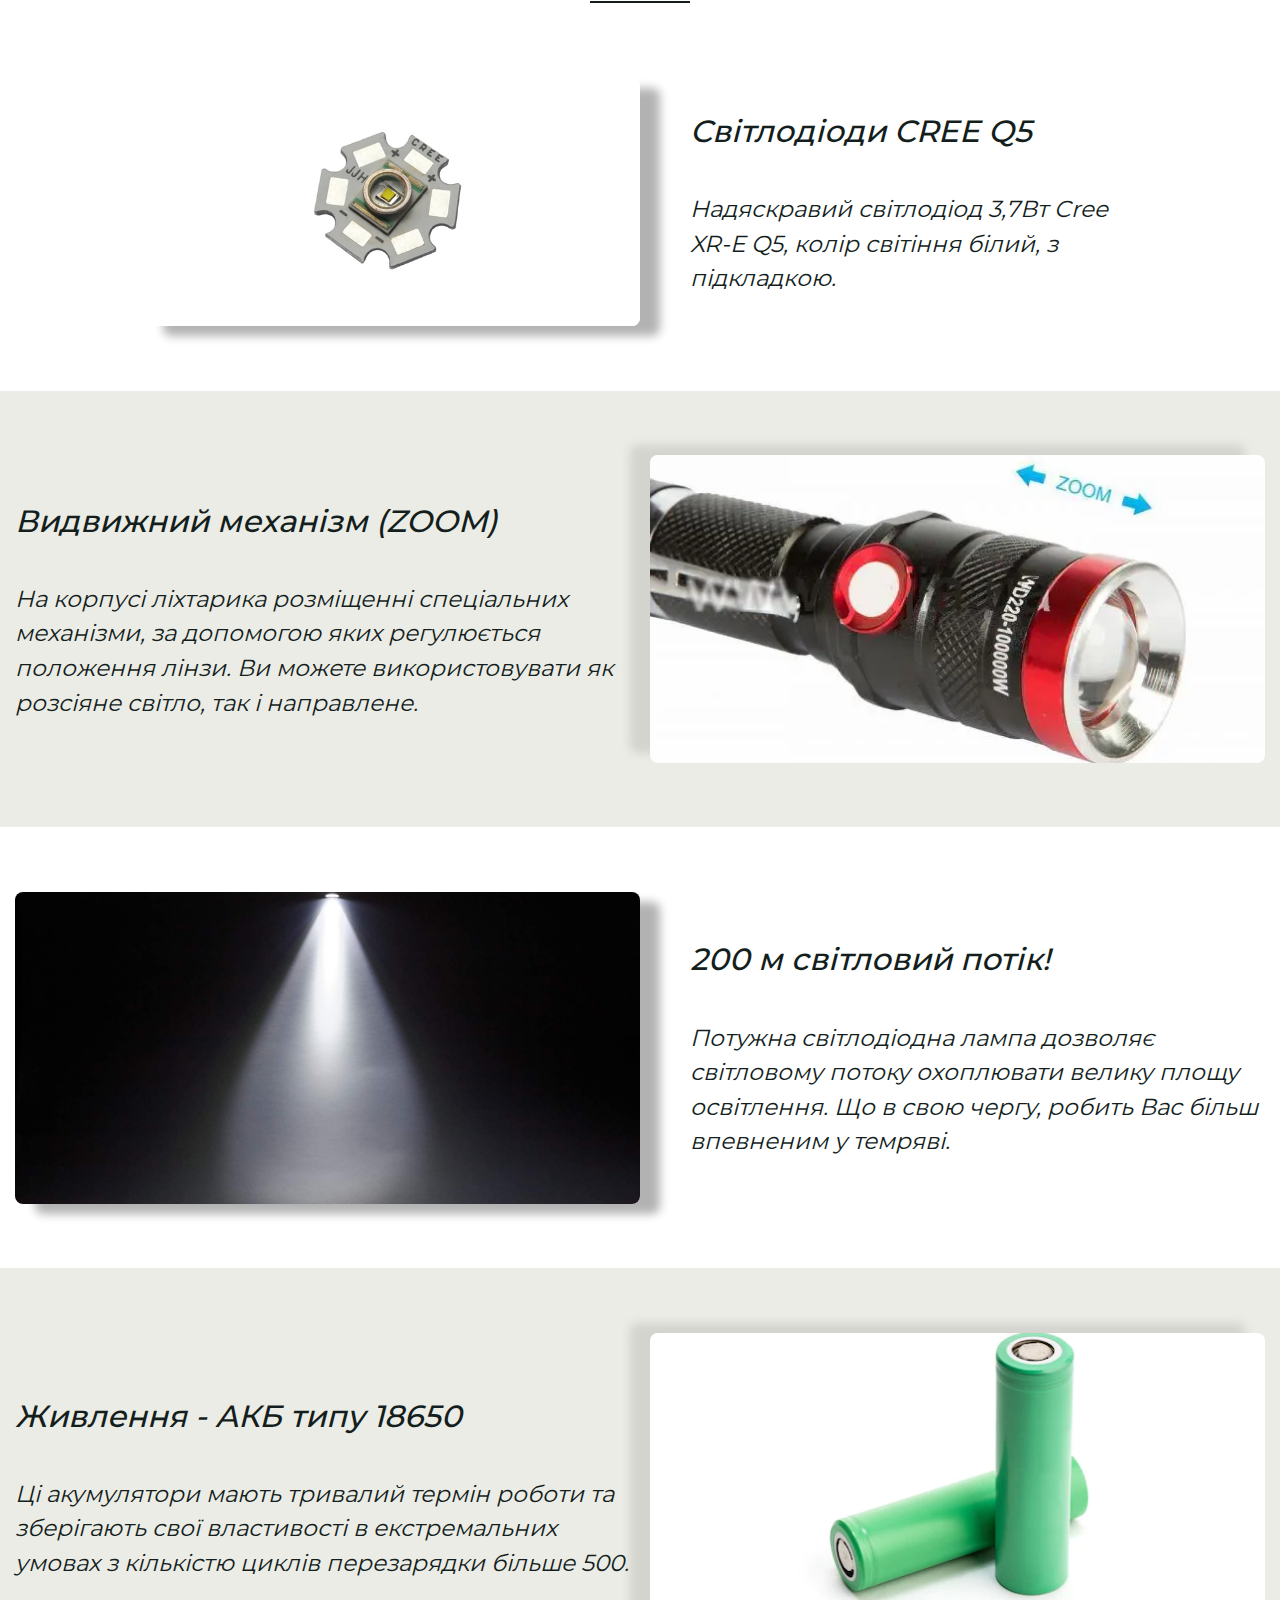
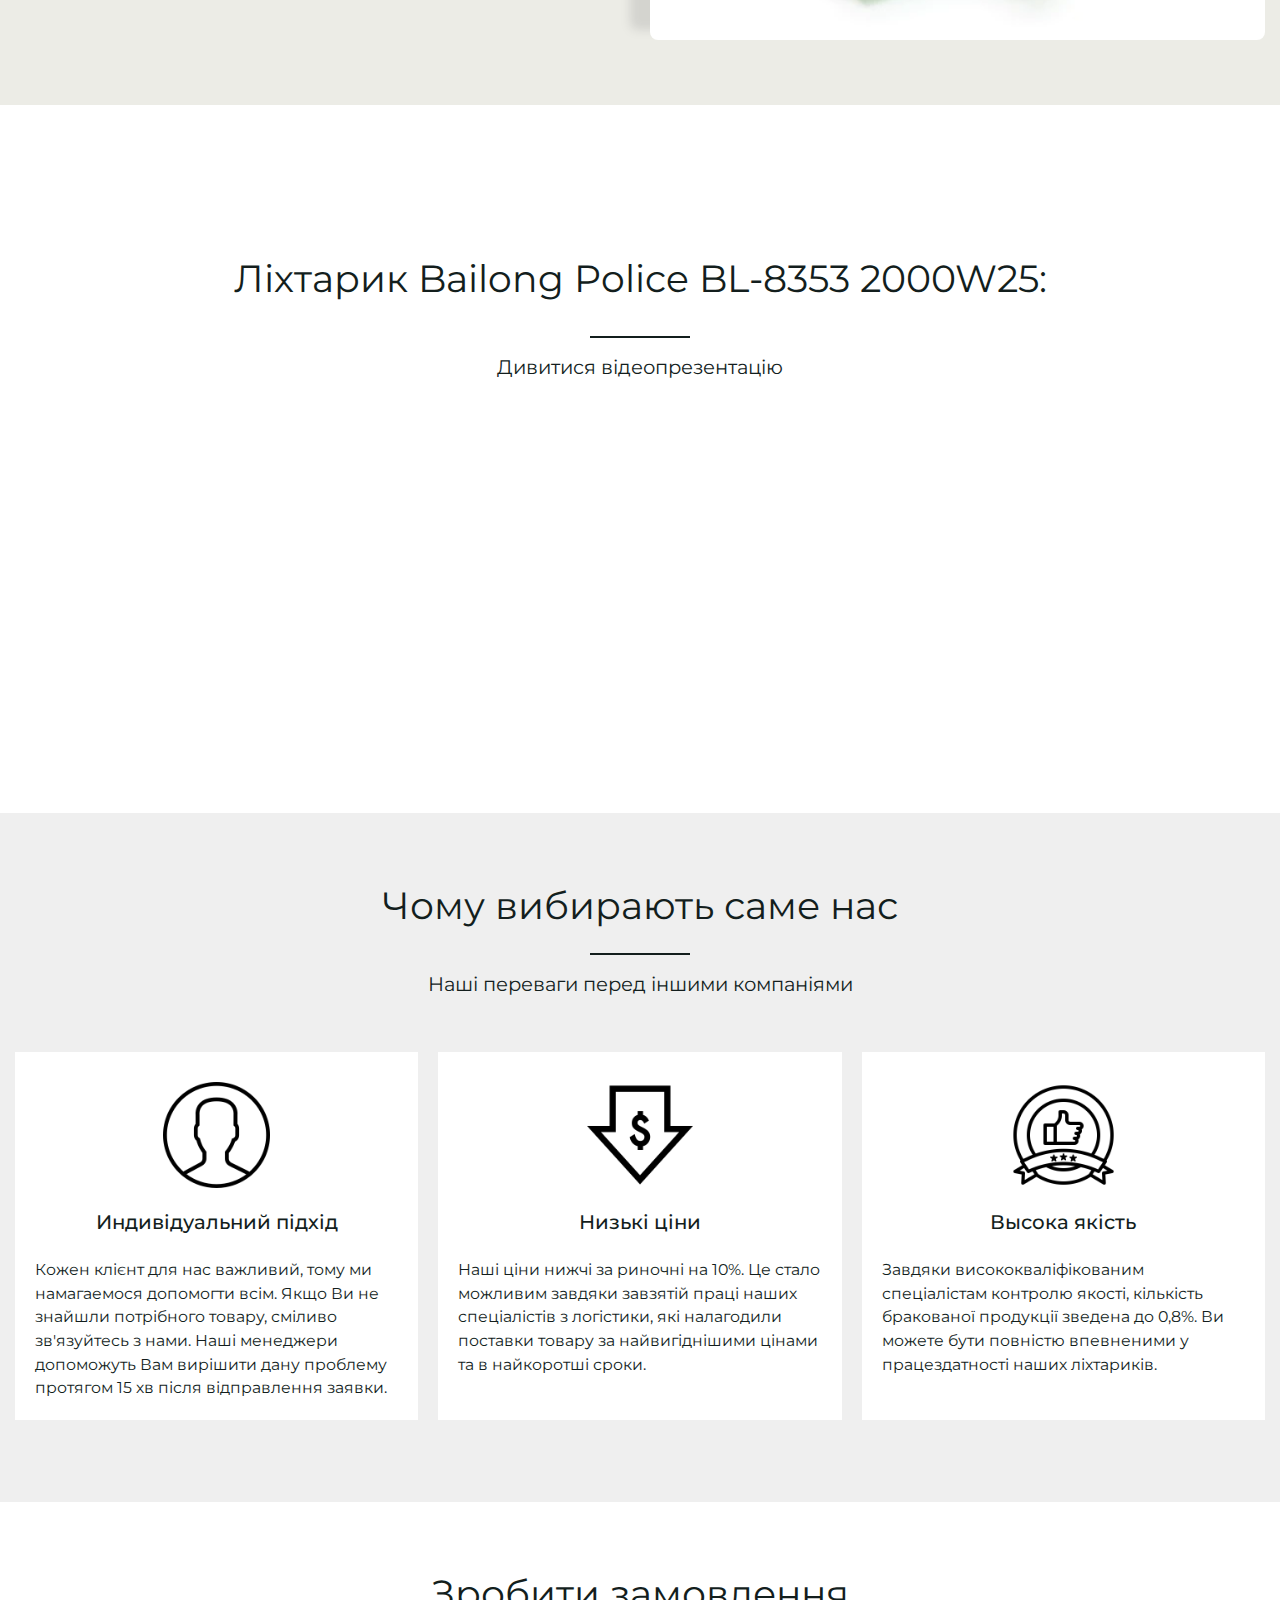
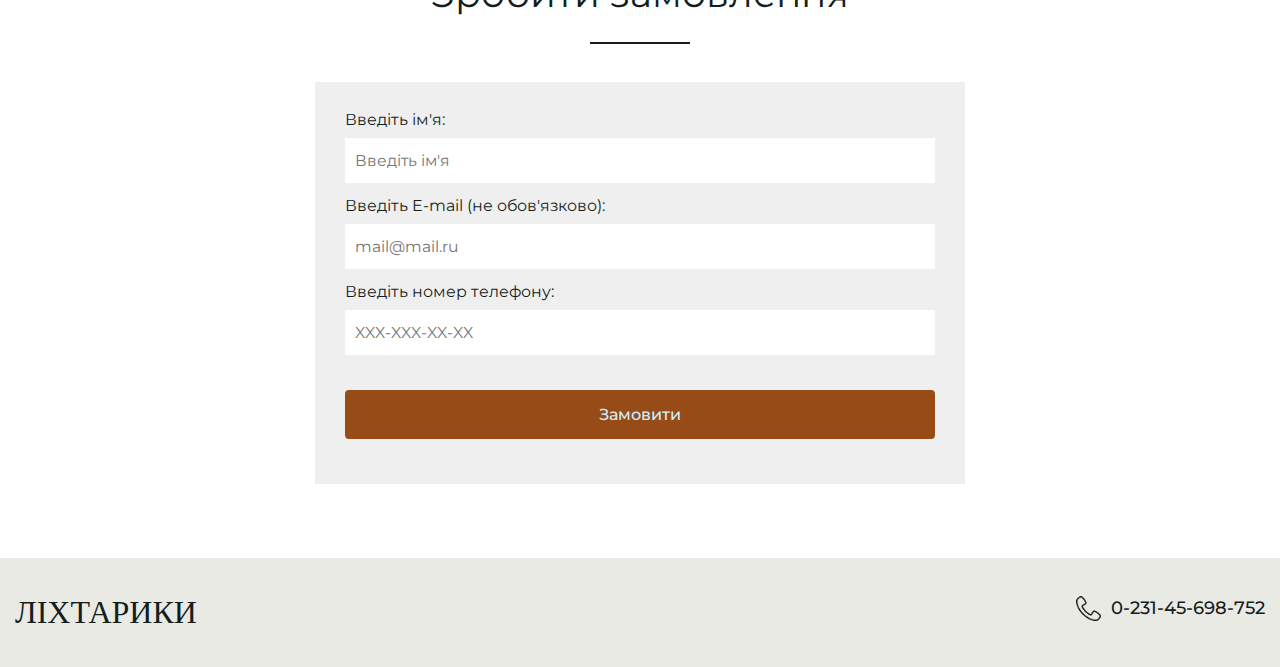
<file: page-product-5.html>
<!DOCTYPE html>
<html lang="ru">

<head>
	<title>Ручний ліхтарик Bailong Police BL-9515 T6</title>
	<meta charset="UTF-8">
	<meta name="format-detection" content="telephone=no">
	<!-- <style>body{opacity: 0;}</style> -->
	<link rel="stylesheet" href="css/style.min.css?_v=20220407163545">
	<link rel="shortcut icon" href="favicon.ico">
	<!-- <meta name="robots" content="noindex, nofollow"> -->
	<meta name="viewport" content="width=device-width, initial-scale=1.0">
</head>

<body>
	<div class="wrapper">
		<header data-scroll-show="500" class="header">
			<div class="header__container">
				<div class="header__top top-header">
					<div class="top-header__left left-header">
						<div class="left-header__menu menu">
							<button type="button" class=" icon-menu"><span></span></button>
							<nav class="menu__body">
								<ul class="menu__list">
									<li class="menu__item"><a href="index.html" class="menu__link">Головна</a></li>
									<li class="menu__item"><a href="reviews.html" class="menu__link">Відгуки</a></li>
									<li class="menu__item"><a href="catalog.html" class="menu__link">Каталог</a></li>
								</ul>
							</nav>
						</div>
					</div>
					<div class="top-header__logo">
						<a href="#" class="header__logo"><img data-src="#" alt=""></a>
					</div>
					<div class="top-header__right right-header">
						<a href="" data-goto=".zayavka" class="right-header__button button">Замовити</a>
						<div data-da=".menu__body,765" class="right-header__phone">
							<img class="right-header__icon" src="img/icons/phone.png" alt="">
							<a href="tel:023145698752" class="right-header__number">0-231-45-698-752</a>
						</div>
					</div>

				</div>

			</div>
		</header>
		<main class="page-product">


			<div class="page-product__body product-body">
				<div class="product-body__container">
					<!-- Оболочка слайдера -->
					<div class="product-body__slider swiper">
						<!-- Двигающееся часть слайдера -->
						<div class="product-body__wrapper swiper-wrapper">
							<!-- Слайд -->
							<div class="product-body__slide swiper-slide">

								<img src="img/product-5/01.png" alt="">
							</div>
							<div class="product-body__slide swiper-slide">
								<img src="img/product-5/02.png" alt="">
							</div>
						</div>
						<!-- Если нужна пагинация -->
						<div class="swiper-pagination"></div>
						<!-- Если нужна навигация (влево/вправо) -->
						<button type="button" class="swiper-button-prev"></button>
						<button type="button" class="swiper-button-next"></button>
					</div>
					<div class="product-body__price">
						<h2 class="product-body__title title">
							Ручний ліхтарик Police <br> BL-8353 2000W25
						</h2>
						<p class="product-body__number"> <span>460</span> / <b>400 грн.</b></p>
						<p class="product-body__subnumber">Економія 60! грн<br> встигни, поки діє АКЦІЯ!</p>
						<a href="" data-goto=".zayavka" class="product-body__button button">Замовити зі знижкою</a>
					</div>
				</div>
			</div>
			<div class="page-product-tabs">
				<div class="page-product-tabs__container">
					<div data-tabs class="page-product__tabs tabs">
						<nav data-tabs-titles class="tabs__navigation">
							<button type="button" class="tabs__title _tab-active">Опис</button>
							<button type="button" class="tabs__title">Характеристики</button>
							<button type="button" class="tabs__title">Відгуки</button>
						</nav>
						<div data-tabs-body class="tabs__content">
							<div class="tabs__body">
								<div class="description-product-body">
									<h3 class="description-product-body__title ">
										Ручний ліхтарик Police BL-8353 2000W25
									</h3>
									<p class="description-product-body__text">
										Ручний ліхтарик Police BL-8353 представлений у вигляді сучасного потужного компактного
										світлодіодного ліхтаря в міцному металевому корпусі.
										Дана модель широко затребувана на ринку світлодіодної техніки, оскільки не дивлячись на
										те, що володіє мінімальною вагою, має максимальну потужність освітлення.

										Крім цього Вам неодмінно припаде до смаку привабливий дизайн, зручність управління і
										продумана ергономіка ліхтарика.

										Як джерело світла дана модель використовує сучасний світлодіод відомої американської
										компанії Cree з максимальною потужністю 500 люмен і дальністю світіння до 200 метрів, що
										забезпечує відмінну видимість у нічний час.

										Ручний ліхтарик Police BL-8353 має можливість фокусування променя і працює в одному
										режимі.

										Його вага складає всього 95 г, а компактний розмір дозволяє легко розміститися навіть у
										найменшій дамській сумочці.
									</p>
									<h3 class="description-product-body__title ">
										Особливості ручного ліхтарика Police BL-8353 2000W25:
									</h3>
									<ul class="description-product-body__list">
										<li class="description-product-body__item">
											Виробник - Police;
										</li>
										<li class="description-product-body__item">
											Тип - Ліхтарик ручний;
										</li>
										<li class="description-product-body__item">
											Джерело світла - LED;
										</li>
										<li class="description-product-body__item">
											Тип фокусування - Висувний механізм;
										</li>
										<li class="description-product-body__item">
											Комплектація - Ліхтар / АКБ - 1 шт/ АЗУ / СЗУ / Коробка;
										</li>
										<li class="description-product-body__item">
											Гарантія на Police BL-8353 2000W25 - 365 днів
										</li>
									</ul>
									<div class="description-product-body__text">
										Ми
										постараємося у найкоротші терміни передзвонити Вам та погодити доставку до найближчого
										пункту
										видачі
										Нової Пошти чи УкрПошти.
									</div>
								</div>
							</div>
							<div class="tabs__body">
								<div class="charachteristic">
									<div class="charachteristic__body body-charachteristic">
										<div class="body-charachteristic__item item-body-charachteristic">
											<div class="item-body-charachteristic__line">
												<div class="item-body-charachteristic__left">
													Код виробника:
												</div>
												<div class="item-body-charachteristic__right">
													BL-8353 2000W25
												</div>
											</div>
											<div class="item-body-charachteristic__line">
												<div class="item-body-charachteristic__left">
													Тип:
												</div>
												<div class="item-body-charachteristic__right">
													Ручний
												</div>
											</div>
											<div class="item-body-charachteristic__line">
												<div class="item-body-charachteristic__left">
													Джерело світла:
												</div>
												<div class="item-body-charachteristic__right">
													LED
												</div>
											</div>
											<div class="item-body-charachteristic__line">
												<div class="item-body-charachteristic__left">
													Фокусування променя (регулювання променя):
												</div>
												<div class="item-body-charachteristic__right">
													Є
												</div>
											</div>
											<div class="item-body-charachteristic__line">
												<div class="item-body-charachteristic__left">
													Матеріал корпусу:
												</div>
												<div class="item-body-charachteristic__right">
													Алюміній
												</div>
											</div>

										</div>
										<div class="body-charachteristic__item item-body-charachteristic">
											<div class="item-body-charachteristic__line">
												<div class="item-body-charachteristic__left">
													Водостійкість:
												</div>
												<div class="item-body-charachteristic__right">
													Є
												</div>
											</div>
											<div class="item-body-charachteristic__line">
												<div class="item-body-charachteristic__left">
													Маслобензостійкість:
												</div>
												<div class="item-body-charachteristic__right">
													Немає
												</div>
											</div>
											<div class="item-body-charachteristic__line">
												<div class="item-body-charachteristic__left">
													Ударостійкість:
												</div>
												<div class="item-body-charachteristic__right">
													Є
												</div>
											</div>
											<div class="item-body-charachteristic__line">
												<div class="item-body-charachteristic__left">
													Джерело живлення:
												</div>
												<div class="item-body-charachteristic__right">
													Li-Ion акумулятор / 1xAAA
												</div>
											</div>
										</div>
									</div>
								</div>
							</div>
							<div class="tabs__body">
								<section class="reviews reviews_product">
									<div class="reviews__bottom">
										<div class="reviews__body body-reviews body-reviews_one">
											<div class="body-reviews__item body-reviews__item_one">
												<div class="item-body-reviews">
													<div class="item-body-reviews__right">
														<div class="item-body-reviews__name">
															Іван Петрівський
														</div>
														<div class="item-body-reviews__text">
															Все, що зазначено в договорі, було виконано в строк, тому можу поставити
															вашій компанії "відмінно",
															буду радити іншим звертатися тільки до вас. Приємно здивована рівнем ваших
															майстрів та їх. Дякуємо
															вашій компанії!
														</div>
													</div>
												</div>
											</div>
											<div class="body-reviews__item body-reviews__item_one">
												<div class="item-body-reviews">
													<div class="item-body-reviews__right">
														<div class="item-body-reviews__name">
															Олена Захарова
														</div>
														<div class="item-body-reviews__text">
															Все, що зазначено в договорі, було виконано в строк, тому можу поставити
															вашій компанії "відмінно",
															буду радити іншим звертатися тільки до вас. Приємно здивована рівнем ваших
															майстрів та їх. Дякуємо
															вашій компанії!
														</div>
													</div>
												</div>
											</div>
											<div class="body-reviews__item body-reviews__item_one">
												<div class="item-body-reviews">
													<div class="item-body-reviews__right">
														<div class="item-body-reviews__name">
															Ірина Макарчук
														</div>
														<div class="item-body-reviews__text">
															Все, що зазначено в договорі, було виконано в строк, тому можу поставити
															вашій компанії "відмінно",
															буду радити іншим звертатися тільки до вас. Приємно здивована рівнем ваших
															майстрів та їх. Дякуємо
															вашій компанії!
														</div>
													</div>
												</div>
											</div>
											<div class="body-reviews__item body-reviews__item_one">
												<div class="item-body-reviews">
													<div class="item-body-reviews__right">
														<div class="item-body-reviews__name">
															Дмитро Загорулько
														</div>
														<div class="item-body-reviews__text">
															Все, що зазначено в договорі, було виконано в строк, тому можу поставити
															вашій компанії "відмінно",
															буду радити іншим звертатися тільки до вас. Приємно здивована рівнем ваших
															майстрів та їх. Дякуємо
															вашій компанії!
														</div>
													</div>
												</div>
											</div>
										</div>
										<div class="reviews__wrapper-form">
											<form action="#" class="reviews__form form-reviews">
												<h3 class="form-reviews__title title">
													Залишити відгук
												</h3>
												<div class=" form-reviews__line">
													<label for="name-review" class=" form-reviews__label">Введіть ім'я:</label>
													<input id="name-review" type="text" placeholder="Введіть ім'я" class=" form-reviews__input">
												</div>
												<!-- <div class="form-reviews__line">
													<label for="email" class="form-reviews__label">Введите E-mail:</label>
													<input id="email" type="email" placeholder="mail@mail.ru"
														class="form-reviews__input">
												</div> -->
												<div class="form-reviews__line">
													<label for="text-review" class="form-reviews__label">Введіть відгук:</label>
													<textarea autocomplete="off" id="text-review" name="form[]" placeholder="Введіть текст відгука тут" class="form-reviews__input"></textarea>
												</div>
												<div class="form-reviews__line">
													<button class="form-reviews__button button">Залишити відгук</button>
												</div>
											</form>
										</div>
									</div>
								</section>
							</div>
						</div>
					</div>
				</div>
			</div>
			<div class="page-product__adv adv-page-product">
				<h2 class="adv-page-product__title">
					Особливості ліхтарика Police BL-8353 2000W25
				</h2>
				<div class="adv-page-product__line line-adv-page-product">
					<div class="line-adv-page-product__container">
						<div class="line-adv-page-product__item">
							<div class="line-adv-page-product__image">
								<div data-da=".line-adv-page-product__text_first,766,1" class="line-adv-page-product-ibg">
									<img src="img/product-3/adv/01.png" alt="">
								</div>
							</div>
							<div class="line-adv-page-product__text line-adv-page-product__text_first">
								<h2 class="line-adv-page-product__title">
									Світлодіоди CREE Q5
								</h2>
								<p class="line-adv-page-product__information">
									Надяскравий світлодіод 3,7Вт Cree XR-E Q5, колір світіння білий, з підкладкою.
								</p>
							</div>
						</div>
					</div>
				</div>
				<div class="adv-page-product__line line-adv-page-product line-adv-page-product_negative">
					<div class="line-adv-page-product__container">
						<div class="line-adv-page-product__item line-adv-page-product__item_negative">
							<div class="line-adv-page-product__text line-adv-page-product__text_second line-adv-page-product__text_negative">
								<h2 class="line-adv-page-product__title">
									Видвижний механізм (ZOOM)
								</h2>
								<p class="line-adv-page-product__information">
									На корпусі ліхтарика розміщенні спеціальних механізми, за допомогою яких регулюється
									положення лінзи. Ви можете використовувати як розсіяне світло, так і направлене.
								</p>
							</div>
							<div class="line-adv-page-product__image line-adv-page-product__image_right">
								<div data-da=".line-adv-page-product__text_second,766,1" class="line-adv-page-product-ibg"><img src="img/product-2/adv/02.png" alt=""></div>
							</div>
						</div>
					</div>
				</div>
				<div class="adv-page-product__line line-adv-page-product">
					<div class="line-adv-page-product__container">
						<div class="line-adv-page-product__item">
							<div class="line-adv-page-product__image">
								<div data-da=".line-adv-page-product__text_third,766,1" class="line-adv-page-product-ibg"><img src="img/product-1/adv/02.png" alt=""></div>
							</div>
							<div class="line-adv-page-product__text line-adv-page-product__text_third">
								<h2 class="line-adv-page-product__title">
									200 м cвітловий потік!
								</h2>
								<p class="line-adv-page-product__information">
									Потужна світлодіодна лампа дозволяє світловому потоку охоплювати велику площу освітлення. Що
									в свою чергу, робить Вас більш впевненим у темряві.
								</p>
							</div>
						</div>
					</div>
				</div>
				<div class="adv-page-product__line line-adv-page-product line-adv-page-product_negative">
					<div class="line-adv-page-product__container">
						<div class="line-adv-page-product__item line-adv-page-product__item_negative">
							<div class="line-adv-page-product__text line-adv-page-product__text_fourth line-adv-page-product__text_negative">
								<h2 class="line-adv-page-product__title">
									Живлення - АКБ типу 18650
								</h2>
								<p class="line-adv-page-product__information">
									Ці акумулятори мають тривалий термін роботи та зберігають свої властивості в екстремальних
									умовах з кількістю циклів перезарядки більше 500.
								</p>
							</div>
							<div class="line-adv-page-product__image line-adv-page-product__image_right">
								<div data-da=".line-adv-page-product__text_fourth,766,1" class="line-adv-page-product-ibg "><img src="img/product-1/adv/04.webp" alt=""></div>
							</div>
						</div>
					</div>
				</div>
			</div>
	</div>
	<div class="page-product__video video-product">
		<div class="video-product__container">
			<h2 class="video-product__title title">
				Ліхтарик Bailong Police BL-8353 2000W25:
			</h2>
			<h3 class="video-product__subtitle">
				Дивитися відеопрезентацію
			</h3>
			<div class="video-product__item">
				<iframe class="video-product__video" src="https://www.youtube.com/embed/O5-1k1XVO0Q" title="YouTube video player" frameborder="0" allow="accelerometer; autoplay; clipboard-write; encrypted-media; gyroscope; picture-in-picture" allowfullscreen>
				</iframe>
			</div>
		</div>
	</div>
	</div>
	<section id="advantage" class="advantage">
		<div class="advantage__container">
			<h2 class="advantage__title">
				Чому вибирають саме нас
			</h2>
			<h3 class="advantage__subtitle">
				Наші переваги перед іншими компаніями
			</h3>
			<div class="advantage__body body-advantage">
				<div class="body-advantage__item">
					<div class="body-advantage__content content-body-advantage">
						<div class="content-body-advantage__image-ibg"><img src="img/advantage/01.png" alt=""></div>
						<div class="content-body-advantage__title">
							Индивідуальний підхід
						</div>
						<p class="content-body-advantage__text">
							Кожен клієнт для нас важливий, тому ми намагаемося допомогти всім.
							Якщо Ви не знайшли потрібного товару, сміливо
							зв'язуйтесь з нами.
							Наші менеджери допоможуть Вам вирішити дану проблему протягом 15 хв після відправлення заявки.
						</p>
					</div>
				</div>
				<div class="body-advantage__item">
					<div class="body-advantage__content content-body-advantage">
						<div class="content-body-advantage__image-ibg"><img src="img/advantage/02.png" alt=""></div>
						<div class="content-body-advantage__title">
							Низькі ціни
						</div>
						<p class="content-body-advantage__text">
							Наші ціни нижчі за риночні на 10%. Це стало можливим завдяки завзятій праці наших спеціалістів з
							логістики, які налагодили поставки товару за найвигіднішими цінами та в найкоротші сроки.
						</p>
					</div>
				</div>
				<div class="body-advantage__item">
					<div class="body-advantage__content content-body-advantage">
						<div class="content-body-advantage__image-ibg"><img src="img/advantage/03.png" alt=""></div>
						<div class="content-body-advantage__title">
							Высока якість
						</div>
						<p class="content-body-advantage__text">
							Завдяки висококваліфікованим спеціалістам контролю якості, кількість бракованої продукції зведена до
							0,8%.
							Ви можете бути повністю впевненими у працездатності наших ліхтариків.
						</p>
					</div>
				</div>
			</div>
		</div>
	</section>
	<section class="zayavka">
		<div class="zayavka__container">
			<h2 class="zayavka__title">
				Зробити замовлення
			</h2>
			<form action="#" class="zayavka__form form-zayavka">
				<div class="form-zayavka__line">
					<label for="name" class="form-zayavka__label">Введіть ім'я:</label>
					<input id="name" type="text" placeholder="Введіть ім'я" class="form-zayavka__input">
				</div>
				<div class="form-zayavka__line">
					<label for="email" class="form-zayavka__label">Введіть E-mail (не обов'язково):</label>
					<input id="email" type="email" placeholder="mail@mail.ru" class="form-zayavka__input">
				</div>
				<div class="form-zayavka__line">
					<label for="tel" class="form-zayavka__label">Введіть номер телефону:</label>
					<input id="tel" type="text" placeholder="XXX-XXX-XX-XX" class="form-zayavka__input">
				</div>
				<div class="form-zayavka__line">
					<button class="form-zayavka__button button">Замовити</button>
				</div>
				<div class="form-zayavka__line">
				</div>

			</form>
		</div>
	</section>
	</main>
	<footer class="footer">
		<div class="footer__container">
			<div class="footer__left left-footer">
				<div class="left-footer__logo">
					<a href="index.html">ЛІХТАРИКИ</a>
				</div>
			</div>
			<div class="footer__right right-footer ">
				<div class="right-footer__phone">
					<img class="right-footer__icon" src="img/icons/phone.png" alt="">
					<a href="tel:023145698752" class="right-footer__number">0-231-45-698-752</a>
				</div>
			</div>
		</div>
	</footer>
	</div>
	<div id="popup" aria-hidden="true" class="popup">
		<div class="popup__wrapper">
			<div class="popup__content">
				<button data-close type="button" class="popup__close">Закрыть</button>
				<div class="popup__text">

				</div>
			</div>
		</div>
	</div>
	<script src="js/app.min.js?_v=20220407163545"></script>
</body>

</html>
</file>
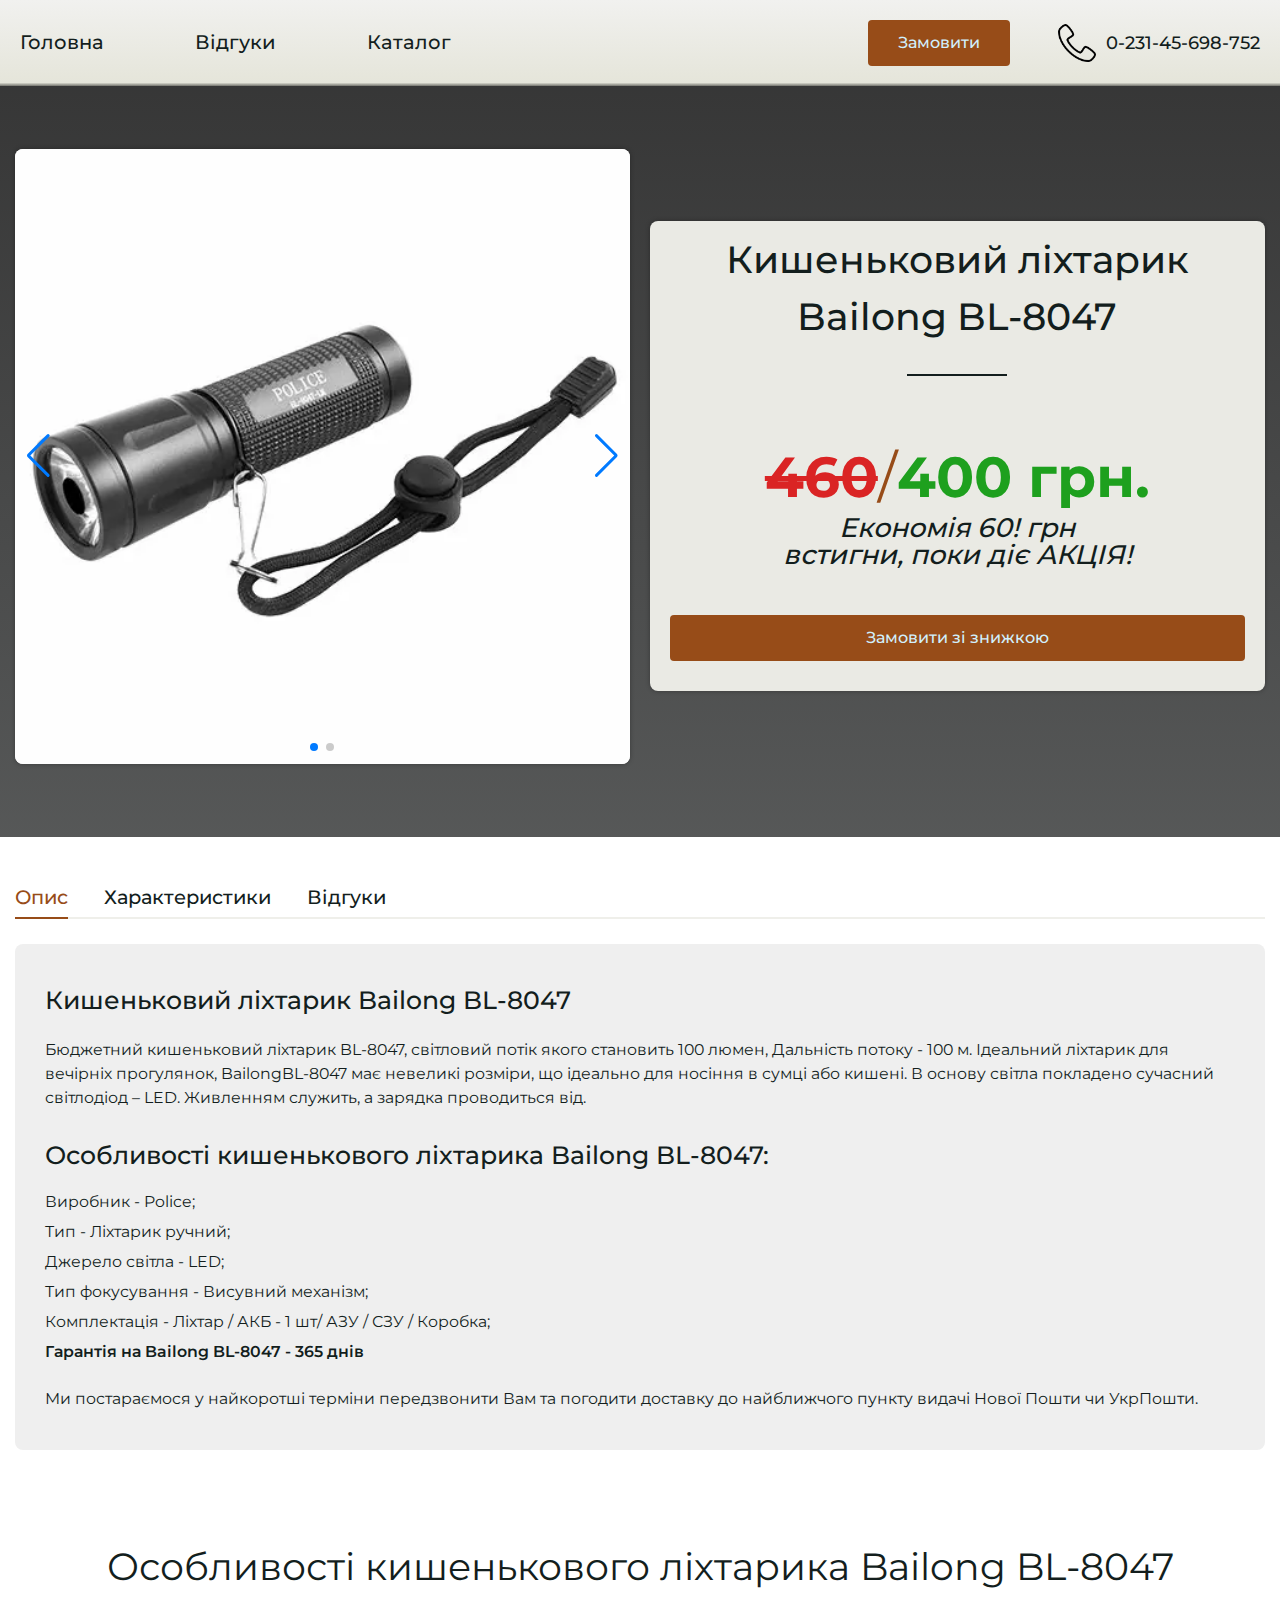
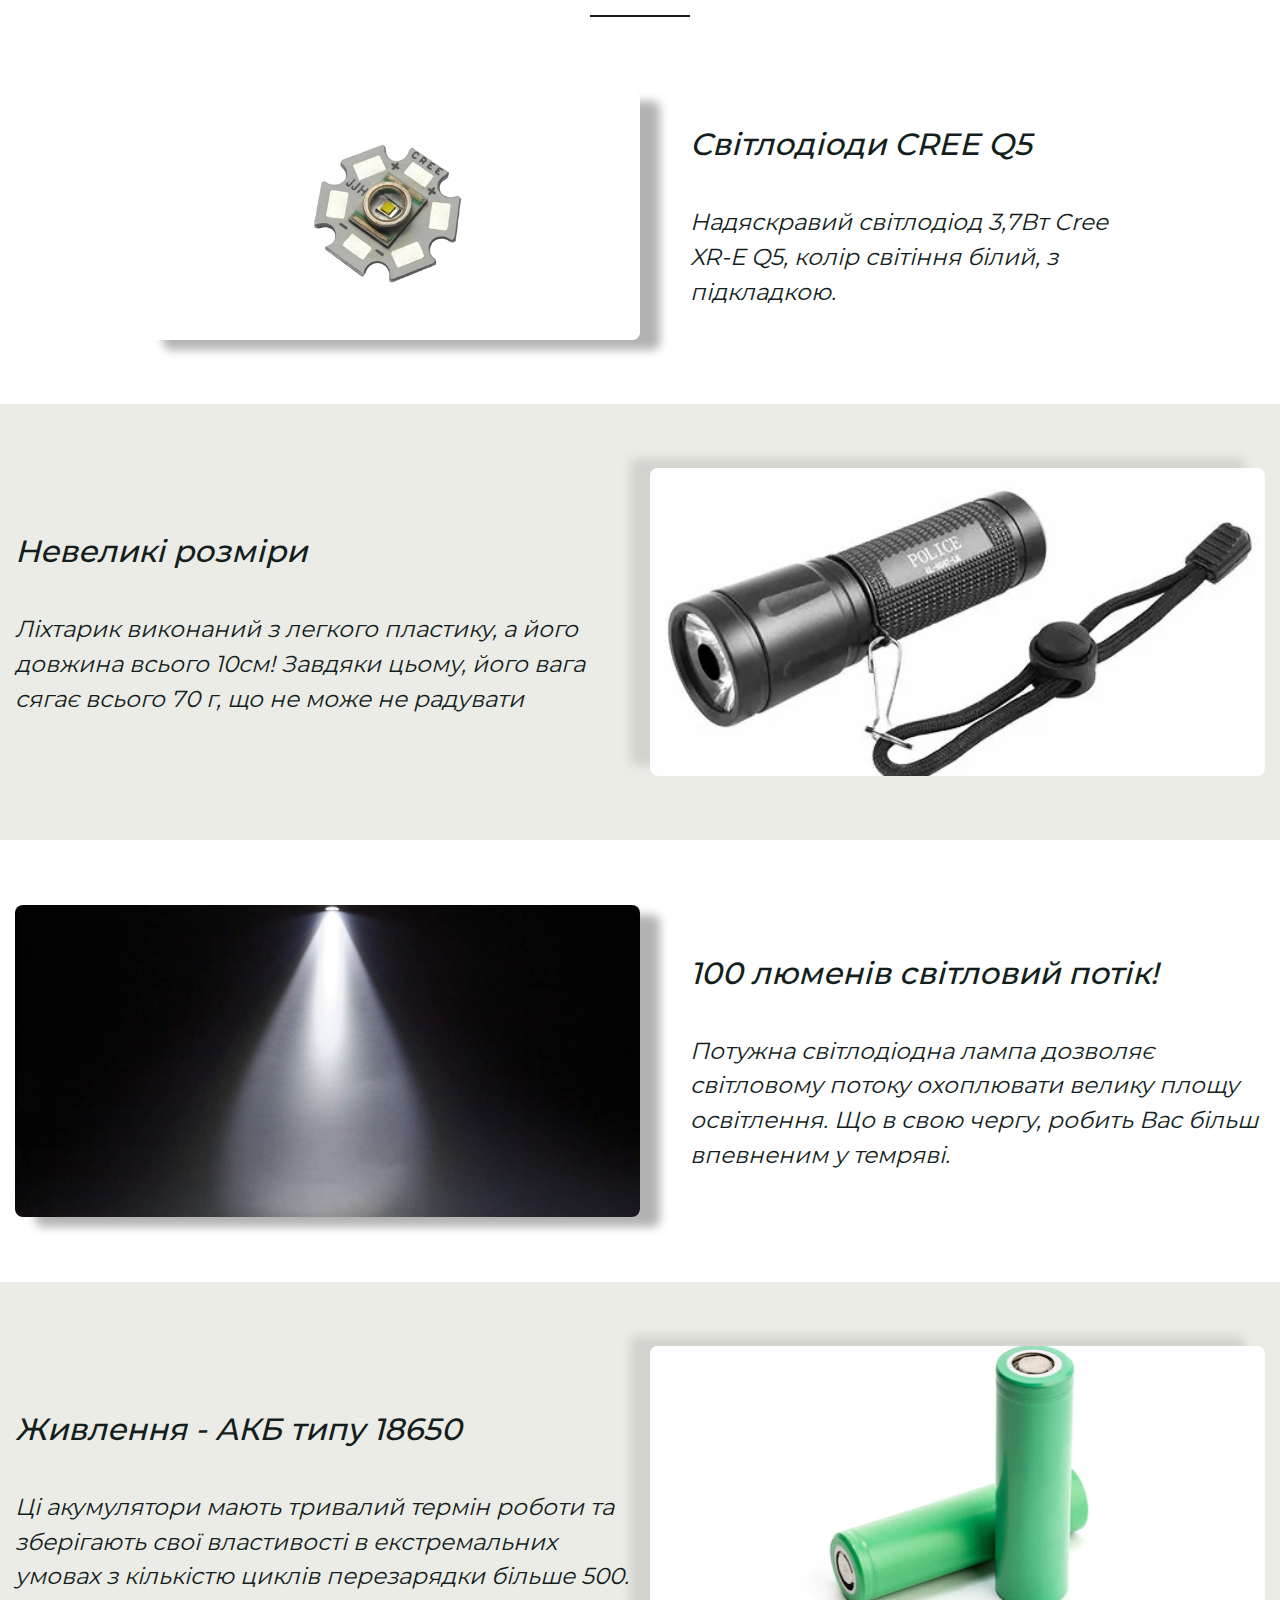
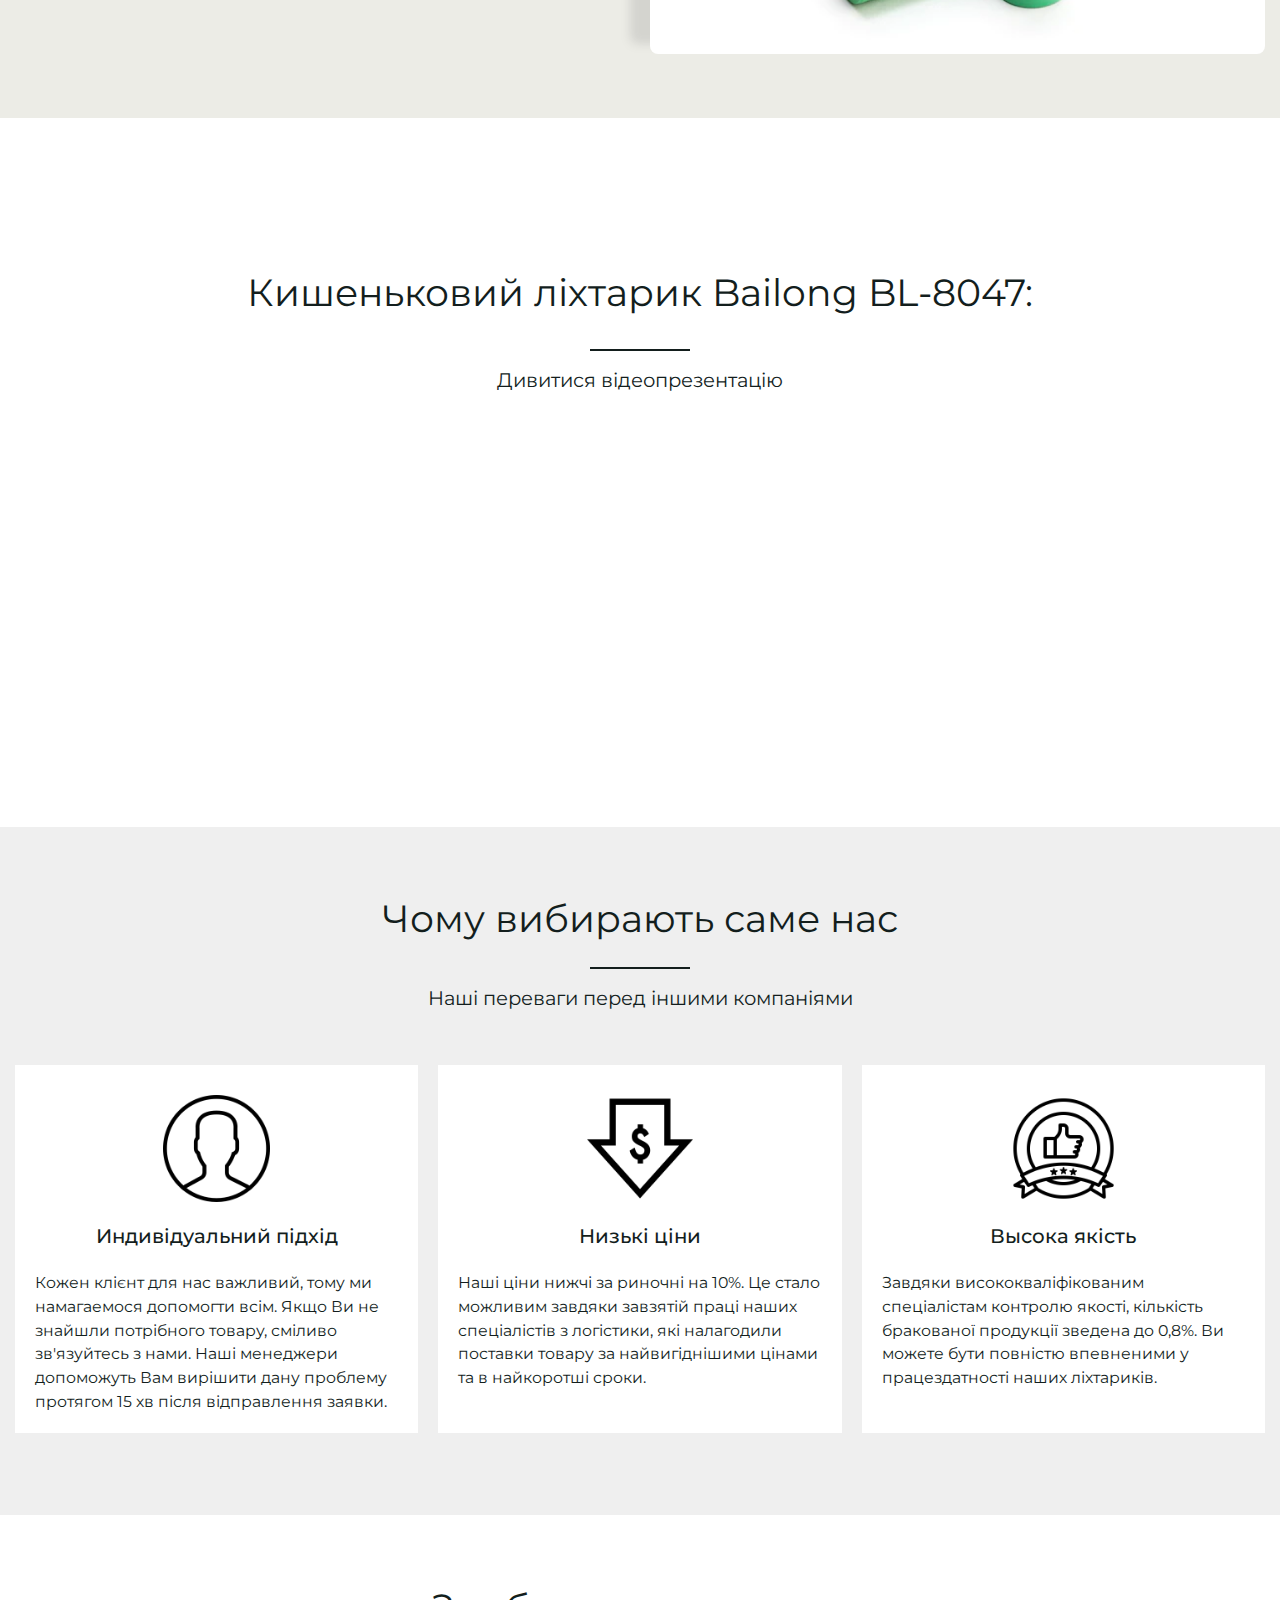
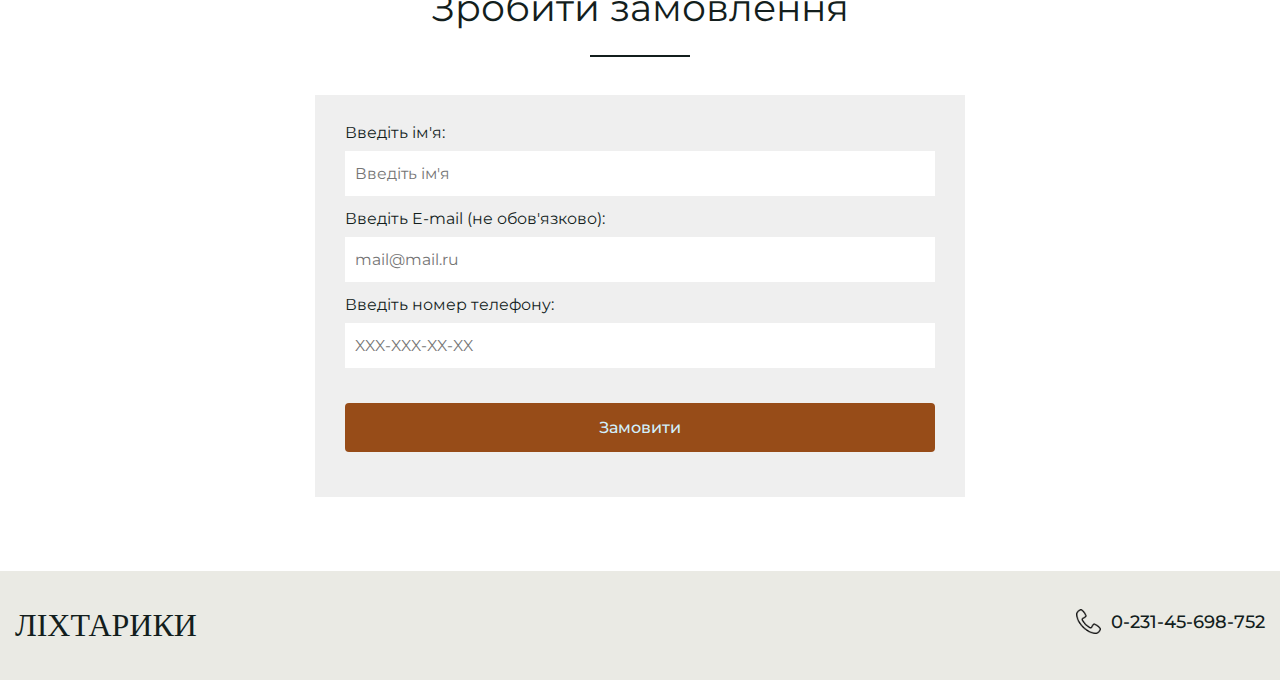
<file: page-product-6.html>
<!DOCTYPE html>
<html lang="ru">

<head>
	<title>Кишеньковий ліхтарик Bailong BL-8047</title>
	<meta charset="UTF-8">
	<meta name="format-detection" content="telephone=no">
	<!-- <style>body{opacity: 0;}</style> -->
	<link rel="stylesheet" href="css/style.min.css?_v=20220407163545">
	<link rel="shortcut icon" href="favicon.ico">
	<!-- <meta name="robots" content="noindex, nofollow"> -->
	<meta name="viewport" content="width=device-width, initial-scale=1.0">
</head>

<body>
	<div class="wrapper">
		<header data-scroll-show="500" class="header">
			<div class="header__container">
				<div class="header__top top-header">
					<div class="top-header__left left-header">
						<div class="left-header__menu menu">
							<button type="button" class=" icon-menu"><span></span></button>
							<nav class="menu__body">
								<ul class="menu__list">
									<li class="menu__item"><a href="index.html" class="menu__link">Головна</a></li>
									<li class="menu__item"><a href="reviews.html" class="menu__link">Відгуки</a></li>
									<li class="menu__item"><a href="catalog.html" class="menu__link">Каталог</a></li>
								</ul>
							</nav>
						</div>
					</div>
					<div class="top-header__logo">
						<a href="#" class="header__logo"><img data-src="#" alt=""></a>
					</div>
					<div class="top-header__right right-header">
						<a href="" data-goto=".zayavka" class="right-header__button button">Замовити</a>
						<div data-da=".menu__body,765" class="right-header__phone">
							<img class="right-header__icon" src="img/icons/phone.png" alt="">
							<a href="tel:023145698752" class="right-header__number">0-231-45-698-752</a>
						</div>
					</div>

				</div>

			</div>
		</header>
		<main class="page-product">
			<div class="page-product__body product-body">
				<div class="product-body__container">
					<!-- Оболочка слайдера -->
					<div class="product-body__slider swiper">
						<!-- Двигающееся часть слайдера -->
						<div class="product-body__wrapper swiper-wrapper">
							<!-- Слайд -->
							<div class="product-body__slide swiper-slide">
								<img src="img/product-6/01.webp" alt="">
							</div>
							<div class="product-body__slide swiper-slide">
								<img src="img/product-6/02.webp" alt="">
							</div>
						</div>
						<!-- Если нужна пагинация -->
						<div class="swiper-pagination"></div>
						<!-- Если нужна навигация (влево/вправо) -->
						<button type="button" class="swiper-button-prev"></button>
						<button type="button" class="swiper-button-next"></button>
					</div>
					<div class="product-body__price">
						<h2 class="product-body__title title">
							Кишеньковий ліхтарик Bailong BL-8047
						</h2>
						<p class="product-body__number"> <span>460</span> / <b>400 грн.</b></p>
						<p class="product-body__subnumber">Економія 60! грн<br> встигни, поки діє АКЦІЯ!</p>
						<a href="" data-goto=".zayavka" class="product-body__button button">Замовити зі знижкою</a>
					</div>
				</div>
			</div>
			<div class="page-product-tabs">
				<div class="page-product-tabs__container">
					<div data-tabs class="page-product__tabs tabs">
						<nav data-tabs-titles class="tabs__navigation">
							<button type="button" class="tabs__title _tab-active">Опис</button>
							<button type="button" class="tabs__title">Характеристики</button>
							<button type="button" class="tabs__title">Відгуки</button>
						</nav>
						<div data-tabs-body class="tabs__content">
							<div class="tabs__body">
								<div class="description-product-body">
									<h3 class="description-product-body__title ">
										Кишеньковий ліхтарик Bailong BL-8047
									</h3>
									<p class="description-product-body__text">
										Бюджетний кишеньковий ліхтарик BL-8047, світловий потік якого становить 100 люмен,
										Дальність потоку - 100 м. Ідеальний ліхтарик для вечірніх прогулянок, BailongBL-8047 має
										невеликі розміри, що ідеально для носіння в сумці або кишені. В основу світла покладено
										сучасний світлодіод – LED. Живленням служить, а зарядка проводиться від.
									</p>
									<h3 class="description-product-body__title ">
										Особливості кишенькового ліхтарика Bailong BL-8047:
									</h3>
									<ul class="description-product-body__list">
										<li class="description-product-body__item">
											Виробник - Police;
										</li>
										<li class="description-product-body__item">
											Тип - Ліхтарик ручний;
										</li>
										<li class="description-product-body__item">
											Джерело світла - LED;
										</li>
										<li class="description-product-body__item">
											Тип фокусування - Висувний механізм;
										</li>
										<li class="description-product-body__item">
											Комплектація - Ліхтар / АКБ - 1 шт/ АЗУ / СЗУ / Коробка;
										</li>
										<li class="description-product-body__item">
											Гарантія на Bailong BL-8047 - 365 днів
										</li>
									</ul>
									<div class="description-product-body__text">
										Ми
										постараємося у найкоротші терміни передзвонити Вам та погодити доставку до найближчого
										пункту
										видачі
										Нової Пошти чи УкрПошти.
									</div>
								</div>
							</div>
							<div class="tabs__body">
								<div class="charachteristic">
									<div class="charachteristic__body body-charachteristic">
										<div class="body-charachteristic__item item-body-charachteristic">
											<div class="item-body-charachteristic__line">
												<div class="item-body-charachteristic__left">
													Код виробника:
												</div>
												<div class="item-body-charachteristic__right">
													BL-8047
												</div>
											</div>
											<div class="item-body-charachteristic__line">
												<div class="item-body-charachteristic__left">
													Тип:
												</div>
												<div class="item-body-charachteristic__right">
													Кишеньковий
												</div>
											</div>
											<div class="item-body-charachteristic__line">
												<div class="item-body-charachteristic__left">
													Світловий потік:
												</div>
												<div class="item-body-charachteristic__right">
													100 люменів
												</div>
											</div>
											<div class="item-body-charachteristic__line">
												<div class="item-body-charachteristic__left">
													Кількість режимів:
												</div>
												<div class="item-body-charachteristic__right">
													1
												</div>
											</div>
											<div class="item-body-charachteristic__line">
												<div class="item-body-charachteristic__left">
													Кнопка вмикання:
												</div>
												<div class="item-body-charachteristic__right">
													З торця
												</div>
											</div>
											<div class="item-body-charachteristic__line">
												<div class="item-body-charachteristic__left">
													Матеріал корпусу:
												</div>
												<div class="item-body-charachteristic__right">
													Пластик
												</div>
											</div>
											<div class="item-body-charachteristic__line">
												<div class="item-body-charachteristic__left">
													Наявність гумових ущімлювачів:
												</div>
												<div class="item-body-charachteristic__right">
													Є
												</div>
											</div>
											<div class="item-body-charachteristic__line">
												<div class="item-body-charachteristic__left">
													Гарантія:
												</div>
												<div class="item-body-charachteristic__right">
													1 місяць
												</div>
											</div>
										</div>
										<div class="body-charachteristic__item item-body-charachteristic">
											<div class="item-body-charachteristic__line">
												<div class="item-body-charachteristic__left">
													Виробник:
												</div>
												<div class="item-body-charachteristic__right">
													Bailong
												</div>
											</div>
											<div class="item-body-charachteristic__line">
												<div class="item-body-charachteristic__left">
													Світлодіод:
												</div>
												<div class="item-body-charachteristic__right">
													CREE LED
												</div>
											</div>
											<div class="item-body-charachteristic__line">
												<div class="item-body-charachteristic__left">
													Дальність світлового потоку:
												</div>
												<div class="item-body-charachteristic__right">
													100 м
												</div>
											</div>
											<div class="item-body-charachteristic__line">
												<div class="item-body-charachteristic__left">
													Режими яскравості:
												</div>
												<div class="item-body-charachteristic__right">
													100%
												</div>
											</div>
											<div class="item-body-charachteristic__line">
												<div class="item-body-charachteristic__left">
													Фокусування ( Zoom ):
												</div>
												<div class="item-body-charachteristic__right">
													без фокусування
												</div>
											</div>
											<div class="item-body-charachteristic__line">
												<div class="item-body-charachteristic__left">
													Вологостійкість:
												</div>
												<div class="item-body-charachteristic__right">
													Є
												</div>
											</div>
											<div class="item-body-charachteristic__line">
												<div class="item-body-charachteristic__left">
													Комплектація:
												</div>
												<div class="item-body-charachteristic__right">
													Ліхтар
												</div>
											</div>
										</div>
									</div>
								</div>
							</div>
							<div class="tabs__body">
								<section class="reviews reviews_product">
									<div class="reviews__bottom">
										<div class="reviews__body body-reviews body-reviews_one">
											<div class="body-reviews__item body-reviews__item_one">
												<div class="item-body-reviews">
													<div class="item-body-reviews__right">
														<div class="item-body-reviews__name">
															Іван Петрівський
														</div>
														<div class="item-body-reviews__text">
															Все, що зазначено в договорі, було виконано в строк, тому можу поставити
															вашій компанії "відмінно",
															буду радити іншим звертатися тільки до вас. Приємно здивована рівнем ваших
															майстрів та їх. Дякуємо
															вашій компанії!
														</div>
													</div>
												</div>
											</div>
											<div class="body-reviews__item body-reviews__item_one">
												<div class="item-body-reviews">
													<div class="item-body-reviews__right">
														<div class="item-body-reviews__name">
															Олена Захарова
														</div>
														<div class="item-body-reviews__text">
															Все, що зазначено в договорі, було виконано в строк, тому можу поставити
															вашій компанії "відмінно",
															буду радити іншим звертатися тільки до вас. Приємно здивована рівнем ваших
															майстрів та їх. Дякуємо
															вашій компанії!
														</div>
													</div>
												</div>
											</div>
											<div class="body-reviews__item body-reviews__item_one">
												<div class="item-body-reviews">
													<div class="item-body-reviews__right">
														<div class="item-body-reviews__name">
															Ірина Макарчук
														</div>
														<div class="item-body-reviews__text">
															Все, що зазначено в договорі, було виконано в строк, тому можу поставити
															вашій компанії "відмінно",
															буду радити іншим звертатися тільки до вас. Приємно здивована рівнем ваших
															майстрів та їх. Дякуємо
															вашій компанії!
														</div>
													</div>
												</div>
											</div>
											<div class="body-reviews__item body-reviews__item_one">
												<div class="item-body-reviews">
													<div class="item-body-reviews__right">
														<div class="item-body-reviews__name">
															Дмитро Загорулько
														</div>
														<div class="item-body-reviews__text">
															Все, що зазначено в договорі, було виконано в строк, тому можу поставити
															вашій компанії "відмінно",
															буду радити іншим звертатися тільки до вас. Приємно здивована рівнем ваших
															майстрів та їх. Дякуємо
															вашій компанії!
														</div>
													</div>
												</div>
											</div>
										</div>
										<div class="reviews__wrapper-form">
											<form action="#" class="reviews__form form-reviews">
												<h3 class="form-reviews__title title">
													Залишити відгук
												</h3>
												<div class=" form-reviews__line">
													<label for="name-review" class=" form-reviews__label">Введіть ім'я:</label>
													<input id="name-review" type="text" placeholder="Введіть ім'я" class=" form-reviews__input">
												</div>
												<!-- <div class="form-reviews__line">
													<label for="email" class="form-reviews__label">Введите E-mail:</label>
													<input id="email" type="email" placeholder="mail@mail.ru"
														class="form-reviews__input">
												</div> -->
												<div class="form-reviews__line">
													<label for="text-review" class="form-reviews__label">Введіть відгук:</label>
													<textarea autocomplete="off" id="text-review" name="form[]" placeholder="Введіть текст відгука тут" class="form-reviews__input"></textarea>
												</div>
												<div class="form-reviews__line">
													<button class="form-reviews__button button">Залишити відгук</button>
												</div>
											</form>
										</div>
									</div>
								</section>
							</div>
						</div>
					</div>
				</div>
			</div>
			<div class="page-product__adv adv-page-product">
				<h2 class="adv-page-product__title">
					Особливості кишенькового ліхтарика Bailong BL-8047
				</h2>
				<div class="adv-page-product__line line-adv-page-product">
					<div class="line-adv-page-product__container">
						<div class="line-adv-page-product__item">
							<div class="line-adv-page-product__image">
								<div data-da=".line-adv-page-product__text_first,766,1" class="line-adv-page-product-ibg">
									<img src="img/product-3/adv/01.png" alt="">
								</div>
							</div>
							<div class="line-adv-page-product__text line-adv-page-product__text_first">
								<h2 class="line-adv-page-product__title">
									Світлодіоди CREE Q5
								</h2>
								<p class="line-adv-page-product__information">
									Надяскравий світлодіод 3,7Вт Cree XR-E Q5, колір світіння білий, з підкладкою.
								</p>
							</div>
						</div>
					</div>
				</div>
				<div class="adv-page-product__line line-adv-page-product line-adv-page-product_negative">
					<div class="line-adv-page-product__container">
						<div class="line-adv-page-product__item line-adv-page-product__item_negative">
							<div class="line-adv-page-product__text line-adv-page-product__text_second line-adv-page-product__text_negative">
								<h2 class="line-adv-page-product__title">
									Невеликі розміри
								</h2>
								<p class="line-adv-page-product__information">
									Ліхтарик виконаний з легкого пластику, а його довжина всього 10см! Завдяки цьому, його вага
									сягає всього 70 г, що не може не радувати
								</p>
							</div>
							<div class="line-adv-page-product__image line-adv-page-product__image_right">
								<div data-da=".line-adv-page-product__text_second,766,1" class="line-adv-page-product-ibg"><img src="img/product-6/01.webp" alt=""></div>
							</div>
						</div>
					</div>
				</div>
				<div class="adv-page-product__line line-adv-page-product">
					<div class="line-adv-page-product__container">
						<div class="line-adv-page-product__item">
							<div class="line-adv-page-product__image">
								<div data-da=".line-adv-page-product__text_third,766,1" class="line-adv-page-product-ibg"><img src="img/product-1/adv/02.png" alt=""></div>
							</div>
							<div class="line-adv-page-product__text line-adv-page-product__text_third">
								<h2 class="line-adv-page-product__title">
									100 люменів cвітловий потік!
								</h2>
								<p class="line-adv-page-product__information">
									Потужна світлодіодна лампа дозволяє світловому потоку охоплювати велику площу освітлення. Що
									в свою чергу, робить Вас більш впевненим у темряві.
								</p>
							</div>
						</div>
					</div>
				</div>
				<div class="adv-page-product__line line-adv-page-product line-adv-page-product_negative">
					<div class="line-adv-page-product__container">
						<div class="line-adv-page-product__item line-adv-page-product__item_negative">
							<div class="line-adv-page-product__text line-adv-page-product__text_fourth line-adv-page-product__text_negative">
								<h2 class="line-adv-page-product__title">
									Живлення - АКБ типу 18650
								</h2>
								<p class="line-adv-page-product__information">
									Ці акумулятори мають тривалий термін роботи та зберігають свої властивості в екстремальних
									умовах з кількістю циклів перезарядки більше 500.
								</p>
							</div>
							<div class="line-adv-page-product__image line-adv-page-product__image_right">
								<div data-da=".line-adv-page-product__text_fourth,766,1" class="line-adv-page-product-ibg "><img src="img/product-1/adv/04.webp" alt=""></div>
							</div>
						</div>
					</div>
				</div>
			</div>
	</div>
	<div class="page-product__video video-product">
		<div class="video-product__container">
			<h2 class="video-product__title title">
				Кишеньковий ліхтарик Bailong BL-8047:
			</h2>
			<h3 class="video-product__subtitle">
				Дивитися відеопрезентацію
			</h3>
			<div class="video-product__item">
				<iframe class="video-product__video" src="https://www.youtube.com/embed/EAYUxudoHEg" title="YouTube video player" frameborder="0" allow="accelerometer; autoplay; clipboard-write; encrypted-media; gyroscope; picture-in-picture" allowfullscreen>
				</iframe>
			</div>
		</div>
	</div>
	</div>
	<section id="advantage" class="advantage">
		<div class="advantage__container">
			<h2 class="advantage__title">
				Чому вибирають саме нас
			</h2>
			<h3 class="advantage__subtitle">
				Наші переваги перед іншими компаніями
			</h3>
			<div class="advantage__body body-advantage">
				<div class="body-advantage__item">
					<div class="body-advantage__content content-body-advantage">
						<div class="content-body-advantage__image-ibg"><img src="img/advantage/01.png" alt=""></div>
						<div class="content-body-advantage__title">
							Индивідуальний підхід
						</div>
						<p class="content-body-advantage__text">
							Кожен клієнт для нас важливий, тому ми намагаемося допомогти всім.
							Якщо Ви не знайшли потрібного товару, сміливо
							зв'язуйтесь з нами.
							Наші менеджери допоможуть Вам вирішити дану проблему протягом 15 хв після відправлення заявки.
						</p>
					</div>
				</div>
				<div class="body-advantage__item">
					<div class="body-advantage__content content-body-advantage">
						<div class="content-body-advantage__image-ibg"><img src="img/advantage/02.png" alt=""></div>
						<div class="content-body-advantage__title">
							Низькі ціни
						</div>
						<p class="content-body-advantage__text">
							Наші ціни нижчі за риночні на 10%. Це стало можливим завдяки завзятій праці наших спеціалістів з
							логістики, які налагодили поставки товару за найвигіднішими цінами та в найкоротші сроки.
						</p>
					</div>
				</div>
				<div class="body-advantage__item">
					<div class="body-advantage__content content-body-advantage">
						<div class="content-body-advantage__image-ibg"><img src="img/advantage/03.png" alt=""></div>
						<div class="content-body-advantage__title">
							Высока якість
						</div>
						<p class="content-body-advantage__text">
							Завдяки висококваліфікованим спеціалістам контролю якості, кількість бракованої продукції зведена до
							0,8%.
							Ви можете бути повністю впевненими у працездатності наших ліхтариків.
						</p>
					</div>
				</div>
			</div>
		</div>
	</section>
	<section class="zayavka">
		<div class="zayavka__container">
			<h2 class="zayavka__title">
				Зробити замовлення
			</h2>
			<form action="#" class="zayavka__form form-zayavka">
				<div class="form-zayavka__line">
					<label for="name" class="form-zayavka__label">Введіть ім'я:</label>
					<input id="name" type="text" placeholder="Введіть ім'я" class="form-zayavka__input">
				</div>
				<div class="form-zayavka__line">
					<label for="email" class="form-zayavka__label">Введіть E-mail (не обов'язково):</label>
					<input id="email" type="email" placeholder="mail@mail.ru" class="form-zayavka__input">
				</div>
				<div class="form-zayavka__line">
					<label for="tel" class="form-zayavka__label">Введіть номер телефону:</label>
					<input id="tel" type="text" placeholder="XXX-XXX-XX-XX" class="form-zayavka__input">
				</div>
				<div class="form-zayavka__line">
					<button class="form-zayavka__button button">Замовити</button>
				</div>
				<div class="form-zayavka__line">
				</div>

			</form>
		</div>
	</section>
	</main>
	<footer class="footer">
		<div class="footer__container">
			<div class="footer__left left-footer">
				<div class="left-footer__logo">
					<a href="index.html">ЛІХТАРИКИ</a>
				</div>
			</div>
			<div class="footer__right right-footer ">
				<div class="right-footer__phone">
					<img class="right-footer__icon" src="img/icons/phone.png" alt="">
					<a href="tel:023145698752" class="right-footer__number">0-231-45-698-752</a>
				</div>
			</div>
		</div>
	</footer>
	</div>
	<div id="popup" aria-hidden="true" class="popup">
		<div class="popup__wrapper">
			<div class="popup__content">
				<button data-close type="button" class="popup__close">Закрыть</button>
				<div class="popup__text">

				</div>
			</div>
		</div>
	</div>
	<script src="js/app.min.js?_v=20220407163545"></script>
</body>

</html>
</file>
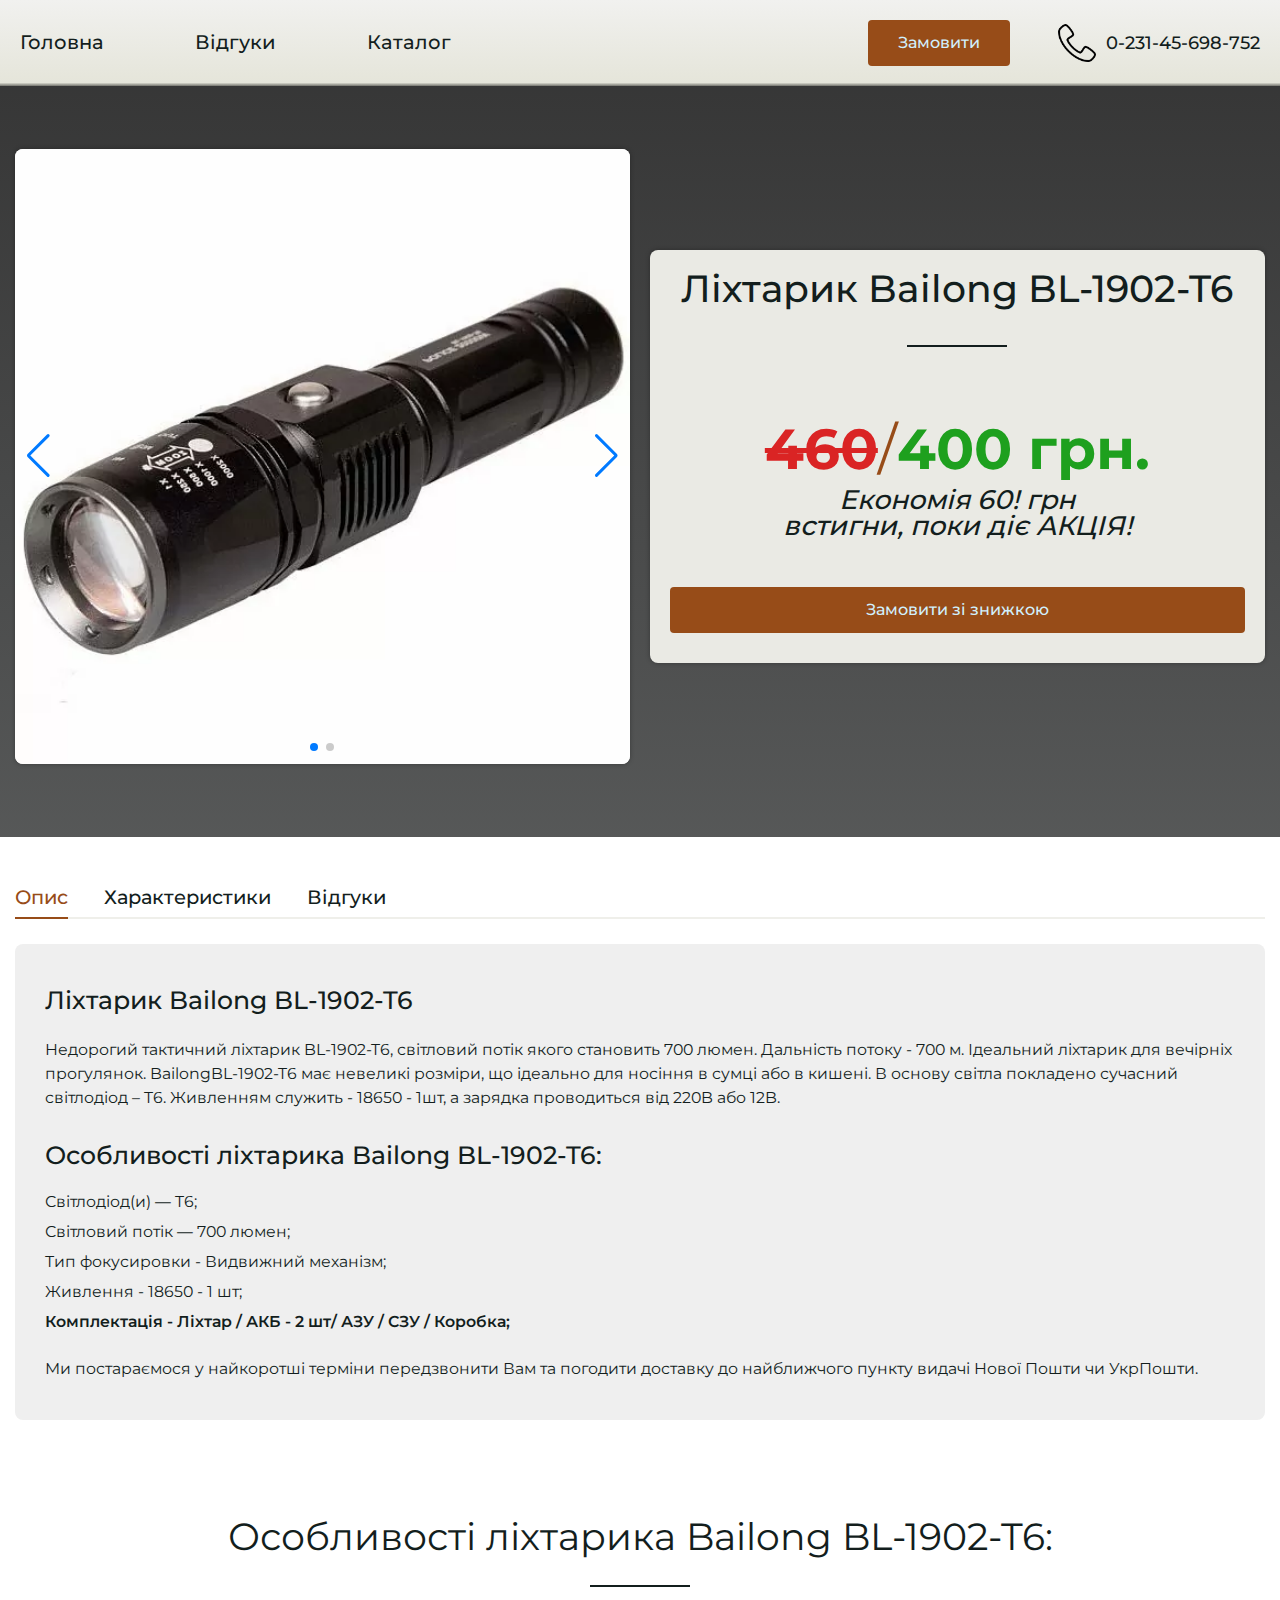
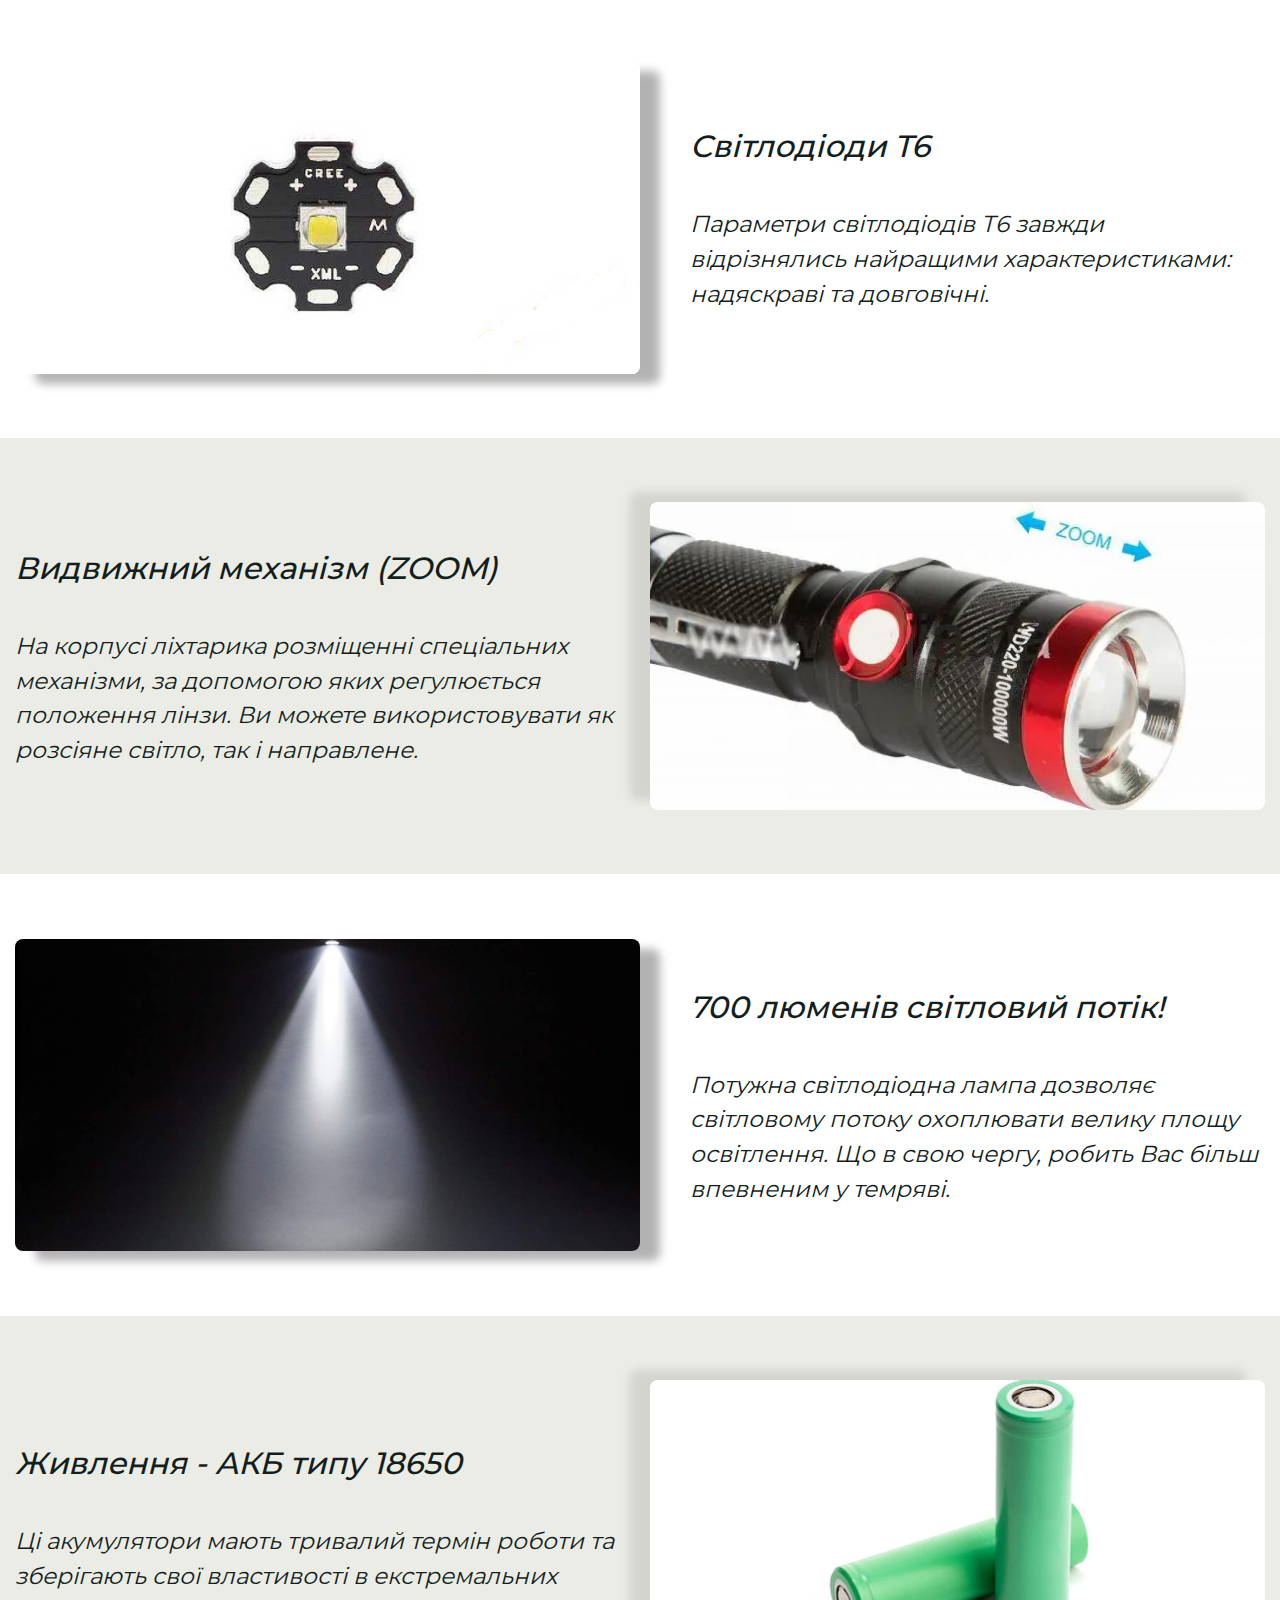
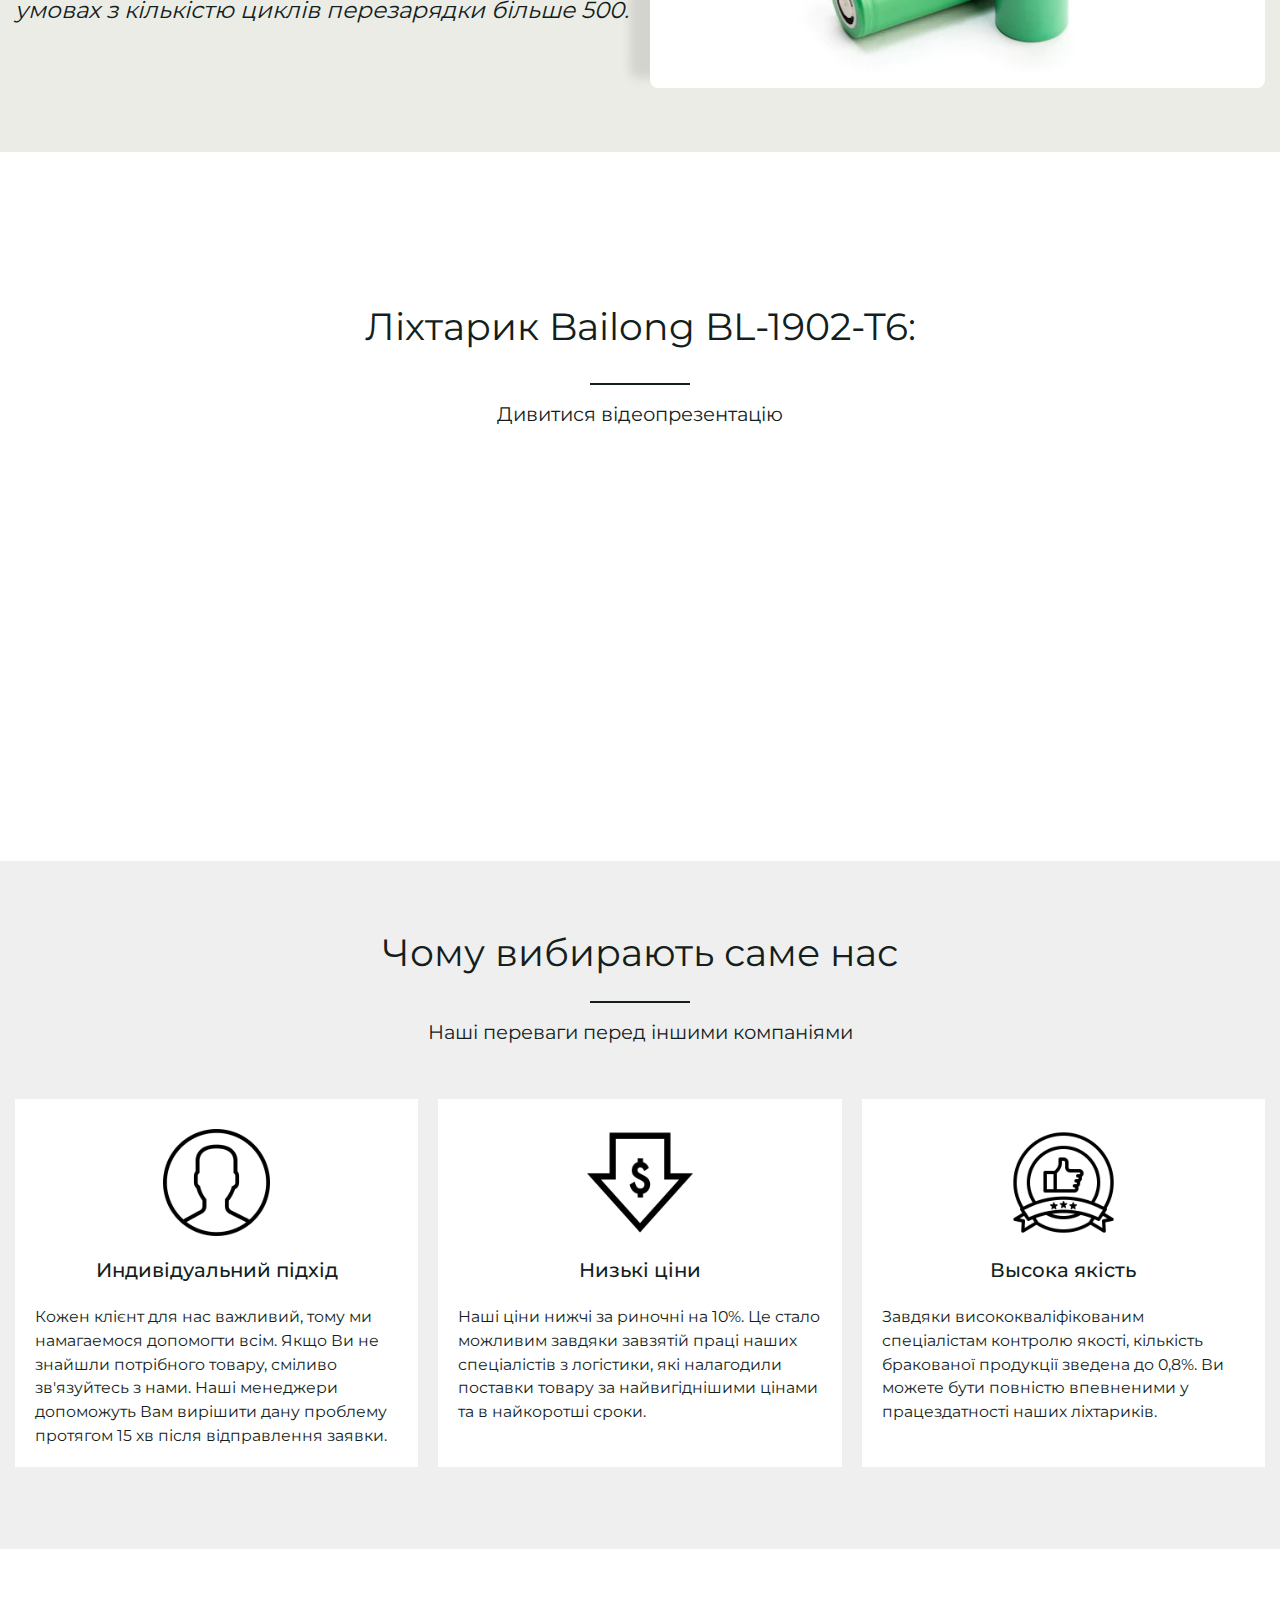
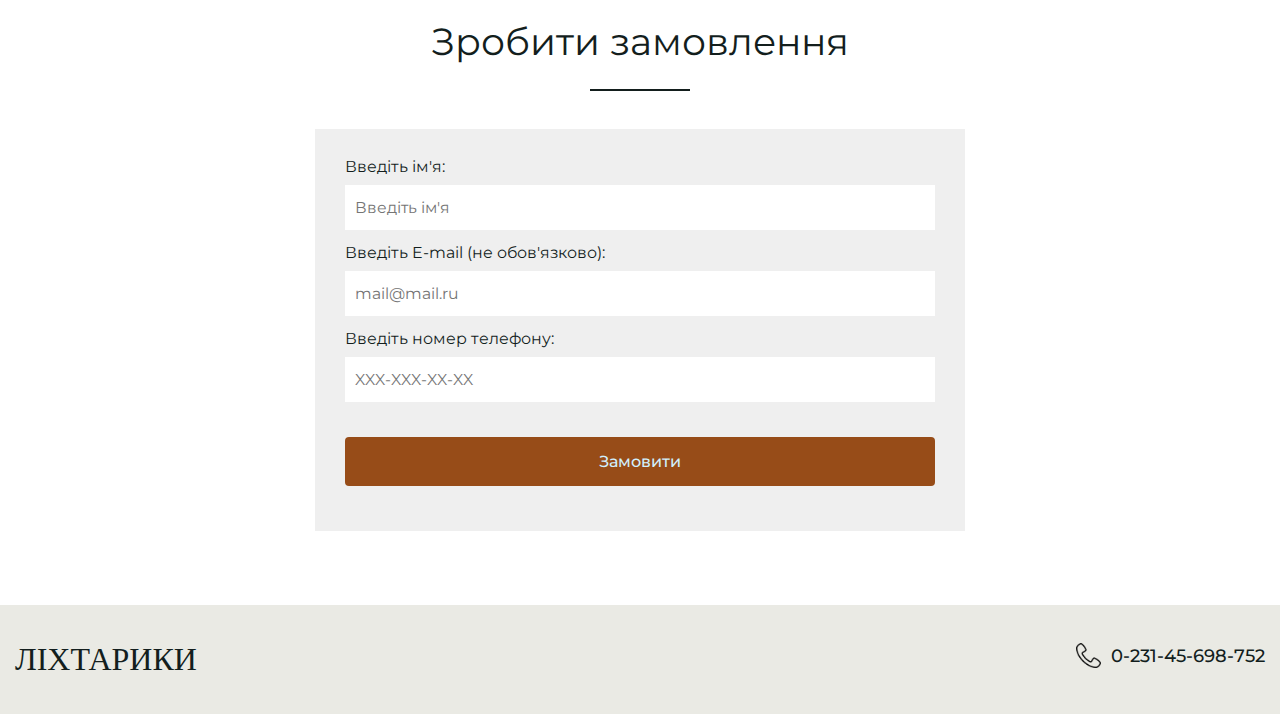
<file: page-product-7.html>
<!DOCTYPE html>
<html lang="ru">

<head>
	<title>Ліхтарик Bailong BL-1902-T6</title>
	<meta charset="UTF-8">
	<meta name="format-detection" content="telephone=no">
	<!-- <style>body{opacity: 0;}</style> -->
	<link rel="stylesheet" href="css/style.min.css?_v=20220407163545">
	<link rel="shortcut icon" href="favicon.ico">
	<!-- <meta name="robots" content="noindex, nofollow"> -->
	<meta name="viewport" content="width=device-width, initial-scale=1.0">
</head>

<body>
	<div class="wrapper">
		<header data-scroll-show="500" class="header">
			<div class="header__container">
				<div class="header__top top-header">
					<div class="top-header__left left-header">
						<div class="left-header__menu menu">
							<button type="button" class=" icon-menu"><span></span></button>
							<nav class="menu__body">
								<ul class="menu__list">
									<li class="menu__item"><a href="index.html" class="menu__link">Головна</a></li>
									<li class="menu__item"><a href="reviews.html" class="menu__link">Відгуки</a></li>
									<li class="menu__item"><a href="catalog.html" class="menu__link">Каталог</a></li>
								</ul>
							</nav>
						</div>
					</div>
					<div class="top-header__logo">
						<a href="#" class="header__logo"><img data-src="#" alt=""></a>
					</div>
					<div class="top-header__right right-header">
						<a href="" data-goto=".zayavka" class="right-header__button button">Замовити</a>
						<div data-da=".menu__body,765" class="right-header__phone">
							<img class="right-header__icon" src="img/icons/phone.png" alt="">
							<a href="tel:023145698752" class="right-header__number">0-231-45-698-752</a>
						</div>
					</div>

				</div>

			</div>
		</header>
		<main class="page-product">
			<div class="page-product__body product-body">
				<div class="product-body__container">
					<!-- Оболочка слайдера -->
					<div class="product-body__slider swiper">
						<!-- Двигающееся часть слайдера -->
						<div class="product-body__wrapper swiper-wrapper">
							<!-- Слайд -->
							<div class="product-body__slide swiper-slide">
								<img src="img/product-7/01.webp" alt="">
							</div>
							<div class="product-body__slide swiper-slide">
								<img src="img/product-7/02.webp" alt="">
							</div>
						</div>
						<!-- Если нужна пагинация -->
						<div class="swiper-pagination"></div>
						<!-- Если нужна навигация (влево/вправо) -->
						<button type="button" class="swiper-button-prev"></button>
						<button type="button" class="swiper-button-next"></button>
					</div>
					<div class="product-body__price">
						<h2 class="product-body__title title">
							Ліхтарик Bailong BL-1902-T6
						</h2>
						<p class="product-body__number"> <span>460</span> / <b>400 грн.</b></p>
						<p class="product-body__subnumber">Економія 60! грн<br> встигни, поки діє АКЦІЯ!</p>
						<a href="" data-goto=".zayavka" class="product-body__button button">Замовити зі знижкою</a>
					</div>
				</div>
			</div>
			<div class="page-product-tabs">
				<div class="page-product-tabs__container">
					<div data-tabs class="page-product__tabs tabs">
						<nav data-tabs-titles class="tabs__navigation">
							<button type="button" class="tabs__title _tab-active">Опис</button>
							<button type="button" class="tabs__title">Характеристики</button>
							<button type="button" class="tabs__title">Відгуки</button>
						</nav>
						<div data-tabs-body class="tabs__content">
							<div class="tabs__body">
								<div class="description-product-body">
									<h3 class="description-product-body__title ">
										Ліхтарик Bailong BL-1902-T6
									</h3>
									<p class="description-product-body__text">
										Недорогий тактичний ліхтарик BL-1902-T6, світловий потік якого становить 700 люмен.
										Дальність потоку - 700 м. Ідеальний ліхтарик для вечірніх прогулянок. BailongBL-1902-T6
										має невеликі розміри, що ідеально для носіння в сумці або в кишені. В основу світла
										покладено сучасний світлодіод – T6. Живленням служить - 18650 - 1шт, а зарядка проводиться
										від 220B або 12B.
									</p>
									<h3 class="description-product-body__title ">
										Особливості ліхтарика Bailong BL-1902-T6:
									</h3>
									<ul class="description-product-body__list">
										<li class="description-product-body__item">
											Світлодіод(и) — T6;
										</li>
										<li class="description-product-body__item">
											Світловий потік — 700 люмен;
										</li>
										<li class="description-product-body__item">
											Тип фокусировки - Видвижний механізм;
										</li>
										<li class="description-product-body__item">
											Живлення - 18650 - 1 шт;
										</li>
										<li class="description-product-body__item">
											Комплектація - Ліхтар / АКБ - 2 шт/ АЗУ / СЗУ / Коробка;
										</li>
									</ul>
									<div class="description-product-body__text">
										Ми
										постараємося у найкоротші терміни передзвонити Вам та погодити доставку до найближчого
										пункту
										видачі
										Нової Пошти чи УкрПошти.
									</div>
								</div>
							</div>
							<div class="tabs__body">
								<div class="charachteristic">
									<div class="charachteristic__body body-charachteristic">
										<div class="body-charachteristic__item item-body-charachteristic">
											<div class="item-body-charachteristic__line">
												<div class="item-body-charachteristic__left">
													Код виробника:
												</div>
												<div class="item-body-charachteristic__right">
													BL-1902-T6
												</div>
											</div>
											<div class="item-body-charachteristic__line">
												<div class="item-body-charachteristic__left">
													Тип:
												</div>
												<div class="item-body-charachteristic__right">
													Тактичний
												</div>
											</div>
											<div class="item-body-charachteristic__line">
												<div class="item-body-charachteristic__left">
													Світловий потік:
												</div>
												<div class="item-body-charachteristic__right">
													700 люменів
												</div>
											</div>
											<div class="item-body-charachteristic__line">
												<div class="item-body-charachteristic__left">
													Кількість режимів:
												</div>
												<div class="item-body-charachteristic__right">
													5
												</div>
											</div>
											<div class="item-body-charachteristic__line">
												<div class="item-body-charachteristic__left">
													Кнопка вмикання:
												</div>
												<div class="item-body-charachteristic__right">
													Зверху на ліхтарі
												</div>
											</div>
											<div class="item-body-charachteristic__line">
												<div class="item-body-charachteristic__left">
													Тип фокусування:
												</div>
												<div class="item-body-charachteristic__right">
													Висувний механізм
												</div>
											</div>
											<div class="item-body-charachteristic__line">
												<div class="item-body-charachteristic__left">
													Прогумована ручкa:
												</div>
												<div class="item-body-charachteristic__right">
													Немає
												</div>
											</div>
											<div class="item-body-charachteristic__line">
												<div class="item-body-charachteristic__left">
													Наявність гумових ущімлювачів:
												</div>
												<div class="item-body-charachteristic__right">
													Є
												</div>
											</div>
											<div class="item-body-charachteristic__line">
												<div class="item-body-charachteristic__left">
													Живлення:
												</div>
												<div class="item-body-charachteristic__right">
													18650 - 1шт
												</div>
											</div>
											<div class="item-body-charachteristic__line">
												<div class="item-body-charachteristic__left">
													Комлектація:
												</div>
												<div class="item-body-charachteristic__right">
													Ліхтар / АКБ - 1 шт/ АЗУ / СЗУ / Коробка
												</div>
											</div>
										</div>
										<div class="body-charachteristic__item item-body-charachteristic">
											<div class="item-body-charachteristic__line">
												<div class="item-body-charachteristic__left">
													Виробник:
												</div>
												<div class="item-body-charachteristic__right">
													Bailong
												</div>
											</div>
											<div class="item-body-charachteristic__line">
												<div class="item-body-charachteristic__left">
													Світлодіод:
												</div>
												<div class="item-body-charachteristic__right">
													Т6
												</div>
											</div>
											<div class="item-body-charachteristic__line">
												<div class="item-body-charachteristic__left">
													Дальність світлового потоку:
												</div>
												<div class="item-body-charachteristic__right">
													700 м
												</div>
											</div>
											<div class="item-body-charachteristic__line">
												<div class="item-body-charachteristic__left">
													Режими яскравості:
												</div>
												<div class="item-body-charachteristic__right">
													100%, 50% стробоскоп , SOS , 25%
												</div>
											</div>
											<div class="item-body-charachteristic__line">
												<div class="item-body-charachteristic__left">
													Фокусування ( Zoom ):
												</div>
												<div class="item-body-charachteristic__right">
													з фокусуванням
												</div>
											</div>
											<div class="item-body-charachteristic__line">
												<div class="item-body-charachteristic__left">
													Вологостійкість:
												</div>
												<div class="item-body-charachteristic__right">
													Є
												</div>
											</div>
											<div class="item-body-charachteristic__line">
												<div class="item-body-charachteristic__left">
													Ударостійкість:
												</div>
												<div class="item-body-charachteristic__right">
													Є
												</div>
											</div>
											<div class="item-body-charachteristic__line">
												<div class="item-body-charachteristic__left">
													Тип зарядки:
												</div>
												<div class="item-body-charachteristic__right">
													220B або 12B
												</div>
											</div>
											<div class="item-body-charachteristic__line">
												<div class="item-body-charachteristic__left">
													Гарантія:
												</div>
												<div class="item-body-charachteristic__right">
													12 місяців
												</div>
											</div>
										</div>
									</div>
								</div>
							</div>
							<div class="tabs__body">
								<section class="reviews reviews_product">
									<div class="reviews__bottom">
										<div class="reviews__body body-reviews body-reviews_one">
											<div class="body-reviews__item body-reviews__item_one">
												<div class="item-body-reviews">
													<div class="item-body-reviews__right">
														<div class="item-body-reviews__name">
															Іван Петрівський
														</div>
														<div class="item-body-reviews__text">
															Все, що зазначено в договорі, було виконано в строк, тому можу поставити
															вашій компанії "відмінно",
															буду радити іншим звертатися тільки до вас. Приємно здивована рівнем ваших
															майстрів та їх. Дякуємо
															вашій компанії!
														</div>
													</div>
												</div>
											</div>
											<div class="body-reviews__item body-reviews__item_one">
												<div class="item-body-reviews">
													<div class="item-body-reviews__right">
														<div class="item-body-reviews__name">
															Олена Захарова
														</div>
														<div class="item-body-reviews__text">
															Все, що зазначено в договорі, було виконано в строк, тому можу поставити
															вашій компанії "відмінно",
															буду радити іншим звертатися тільки до вас. Приємно здивована рівнем ваших
															майстрів та їх. Дякуємо
															вашій компанії!
														</div>
													</div>
												</div>
											</div>
											<div class="body-reviews__item body-reviews__item_one">
												<div class="item-body-reviews">
													<div class="item-body-reviews__right">
														<div class="item-body-reviews__name">
															Ірина Макарчук
														</div>
														<div class="item-body-reviews__text">
															Все, що зазначено в договорі, було виконано в строк, тому можу поставити
															вашій компанії "відмінно",
															буду радити іншим звертатися тільки до вас. Приємно здивована рівнем ваших
															майстрів та їх. Дякуємо
															вашій компанії!
														</div>
													</div>
												</div>
											</div>
											<div class="body-reviews__item body-reviews__item_one">
												<div class="item-body-reviews">
													<div class="item-body-reviews__right">
														<div class="item-body-reviews__name">
															Дмитро Загорулько
														</div>
														<div class="item-body-reviews__text">
															Все, що зазначено в договорі, було виконано в строк, тому можу поставити
															вашій компанії "відмінно",
															буду радити іншим звертатися тільки до вас. Приємно здивована рівнем ваших
															майстрів та їх. Дякуємо
															вашій компанії!
														</div>
													</div>
												</div>
											</div>
										</div>
										<div class="reviews__wrapper-form">
											<form action="#" class="reviews__form form-reviews">
												<h3 class="form-reviews__title title">
													Залишити відгук
												</h3>
												<div class=" form-reviews__line">
													<label for="name-review" class=" form-reviews__label">Введіть ім'я:</label>
													<input id="name-review" type="text" placeholder="Введіть ім'я" class=" form-reviews__input">
												</div>
												<!-- <div class="form-reviews__line">
													<label for="email" class="form-reviews__label">Введите E-mail:</label>
													<input id="email" type="email" placeholder="mail@mail.ru"
														class="form-reviews__input">
												</div> -->
												<div class="form-reviews__line">
													<label for="text-review" class="form-reviews__label">Введіть відгук:</label>
													<textarea autocomplete="off" id="text-review" name="form[]" placeholder="Введіть текст відгука тут" class="form-reviews__input"></textarea>
												</div>
												<div class="form-reviews__line">
													<button class="form-reviews__button button">Залишити відгук</button>
												</div>
											</form>
										</div>
									</div>
								</section>
							</div>
						</div>
					</div>
				</div>
			</div>
			<div class="page-product__adv adv-page-product">
				<h2 class="adv-page-product__title">
					Особливості ліхтарика Bailong BL-1902-T6:
				</h2>
				<div class="adv-page-product__line line-adv-page-product">
					<div class="line-adv-page-product__container">
						<div class="line-adv-page-product__item">
							<div class="line-adv-page-product__image">
								<div data-da=".line-adv-page-product__text_first,766,1" class="line-adv-page-product-ibg">
									<img src="img/product-2/adv/01.png" alt="">
								</div>
							</div>
							<div class="line-adv-page-product__text line-adv-page-product__text_first">
								<h2 class="line-adv-page-product__title">
									Світлодіоди T6
								</h2>
								<p class="line-adv-page-product__information">
									Параметри світлодіодів Т6 завжди відрізнялись найращими характеристиками: надяскраві та
									довговічні.
								</p>
							</div>
						</div>
					</div>
				</div>
				<div class="adv-page-product__line line-adv-page-product line-adv-page-product_negative">
					<div class="line-adv-page-product__container">
						<div class="line-adv-page-product__item line-adv-page-product__item_negative">
							<div class="line-adv-page-product__text line-adv-page-product__text_second line-adv-page-product__text_negative">
								<h2 class="line-adv-page-product__title">
									Видвижний механізм (ZOOM)
								</h2>
								<p class="line-adv-page-product__information">
									На корпусі ліхтарика розміщенні спеціальних механізми, за допомогою яких регулюється
									положення лінзи. Ви можете використовувати як розсіяне світло, так і направлене.
								</p>
							</div>
							<div class="line-adv-page-product__image line-adv-page-product__image_right">
								<div data-da=".line-adv-page-product__text_second,766,1" class="line-adv-page-product-ibg"><img src="img/product-2/adv/02.png" alt=""></div>
							</div>
						</div>
					</div>
				</div>
				<div class="adv-page-product__line line-adv-page-product">
					<div class="line-adv-page-product__container">
						<div class="line-adv-page-product__item">
							<div class="line-adv-page-product__image">
								<div data-da=".line-adv-page-product__text_third,766,1" class="line-adv-page-product-ibg"><img src="img/product-1/adv/02.png" alt=""></div>
							</div>
							<div class="line-adv-page-product__text line-adv-page-product__text_third">
								<h2 class="line-adv-page-product__title">
									700 люменів cвітловий потік!
								</h2>
								<p class="line-adv-page-product__information">
									Потужна світлодіодна лампа дозволяє світловому потоку охоплювати велику площу освітлення. Що
									в свою чергу, робить Вас більш впевненим у темряві.
								</p>
							</div>
						</div>
					</div>
				</div>
				<div class="adv-page-product__line line-adv-page-product line-adv-page-product_negative">
					<div class="line-adv-page-product__container">
						<div class="line-adv-page-product__item line-adv-page-product__item_negative">
							<div class="line-adv-page-product__text line-adv-page-product__text_fourth line-adv-page-product__text_negative">
								<h2 class="line-adv-page-product__title">
									Живлення - АКБ типу 18650
								</h2>
								<p class="line-adv-page-product__information">
									Ці акумулятори мають тривалий термін роботи та зберігають свої властивості в екстремальних
									умовах з кількістю циклів перезарядки більше 500.
								</p>
							</div>
							<div class="line-adv-page-product__image line-adv-page-product__image_right">
								<div data-da=".line-adv-page-product__text_fourth,766,1" class="line-adv-page-product-ibg "><img src="img/product-1/adv/04.webp" alt=""></div>
							</div>
						</div>
					</div>
				</div>
			</div>
	</div>
	<div class="page-product__video video-product">
		<div class="video-product__container">
			<h2 class="video-product__title title">
				Ліхтарик Bailong BL-1902-T6:
			</h2>
			<h3 class="video-product__subtitle">
				Дивитися відеопрезентацію
			</h3>
			<div class="video-product__item">
				<iframe class="video-product__video" src="https:///www.youtube.com/embed/_Qr6hAXX6LI" title="YouTube video player" frameborder="0" allow="accelerometer; autoplay; clipboard-write; encrypted-media; gyroscope; picture-in-picture" allowfullscreen>
				</iframe>
			</div>
		</div>
	</div>
	</div>
	<section id="advantage" class="advantage">
		<div class="advantage__container">
			<h2 class="advantage__title">
				Чому вибирають саме нас
			</h2>
			<h3 class="advantage__subtitle">
				Наші переваги перед іншими компаніями
			</h3>
			<div class="advantage__body body-advantage">
				<div class="body-advantage__item">
					<div class="body-advantage__content content-body-advantage">
						<div class="content-body-advantage__image-ibg"><img src="img/advantage/01.png" alt=""></div>
						<div class="content-body-advantage__title">
							Индивідуальний підхід
						</div>
						<p class="content-body-advantage__text">
							Кожен клієнт для нас важливий, тому ми намагаемося допомогти всім.
							Якщо Ви не знайшли потрібного товару, сміливо
							зв'язуйтесь з нами.
							Наші менеджери допоможуть Вам вирішити дану проблему протягом 15 хв після відправлення заявки.
						</p>
					</div>
				</div>
				<div class="body-advantage__item">
					<div class="body-advantage__content content-body-advantage">
						<div class="content-body-advantage__image-ibg"><img src="img/advantage/02.png" alt=""></div>
						<div class="content-body-advantage__title">
							Низькі ціни
						</div>
						<p class="content-body-advantage__text">
							Наші ціни нижчі за риночні на 10%. Це стало можливим завдяки завзятій праці наших спеціалістів з
							логістики, які налагодили поставки товару за найвигіднішими цінами та в найкоротші сроки.
						</p>
					</div>
				</div>
				<div class="body-advantage__item">
					<div class="body-advantage__content content-body-advantage">
						<div class="content-body-advantage__image-ibg"><img src="img/advantage/03.png" alt=""></div>
						<div class="content-body-advantage__title">
							Высока якість
						</div>
						<p class="content-body-advantage__text">
							Завдяки висококваліфікованим спеціалістам контролю якості, кількість бракованої продукції зведена до
							0,8%.
							Ви можете бути повністю впевненими у працездатності наших ліхтариків.
						</p>
					</div>
				</div>
			</div>
		</div>
	</section>
	<section class="zayavka">
		<div class="zayavka__container">
			<h2 class="zayavka__title">
				Зробити замовлення
			</h2>
			<form action="#" class="zayavka__form form-zayavka">
				<div class="form-zayavka__line">
					<label for="name" class="form-zayavka__label">Введіть ім'я:</label>
					<input id="name" type="text" placeholder="Введіть ім'я" class="form-zayavka__input">
				</div>
				<div class="form-zayavka__line">
					<label for="email" class="form-zayavka__label">Введіть E-mail (не обов'язково):</label>
					<input id="email" type="email" placeholder="mail@mail.ru" class="form-zayavka__input">
				</div>
				<div class="form-zayavka__line">
					<label for="tel" class="form-zayavka__label">Введіть номер телефону:</label>
					<input id="tel" type="text" placeholder="XXX-XXX-XX-XX" class="form-zayavka__input">
				</div>
				<div class="form-zayavka__line">
					<button class="form-zayavka__button button">Замовити</button>
				</div>
				<div class="form-zayavka__line">
				</div>

			</form>
		</div>
	</section>
	</main>
	<footer class="footer">
		<div class="footer__container">
			<div class="footer__left left-footer">
				<div class="left-footer__logo">
					<a href="index.html">ЛІХТАРИКИ</a>
				</div>
			</div>
			<div class="footer__right right-footer ">
				<div class="right-footer__phone">
					<img class="right-footer__icon" src="img/icons/phone.png" alt="">
					<a href="tel:023145698752" class="right-footer__number">0-231-45-698-752</a>
				</div>
			</div>
		</div>
	</footer>
	</div>
	<div id="popup" aria-hidden="true" class="popup">
		<div class="popup__wrapper">
			<div class="popup__content">
				<button data-close type="button" class="popup__close">Закрыть</button>
				<div class="popup__text">

				</div>
			</div>
		</div>
	</div>
	<script src="js/app.min.js?_v=20220407163545"></script>
</body>

</html>
</file>
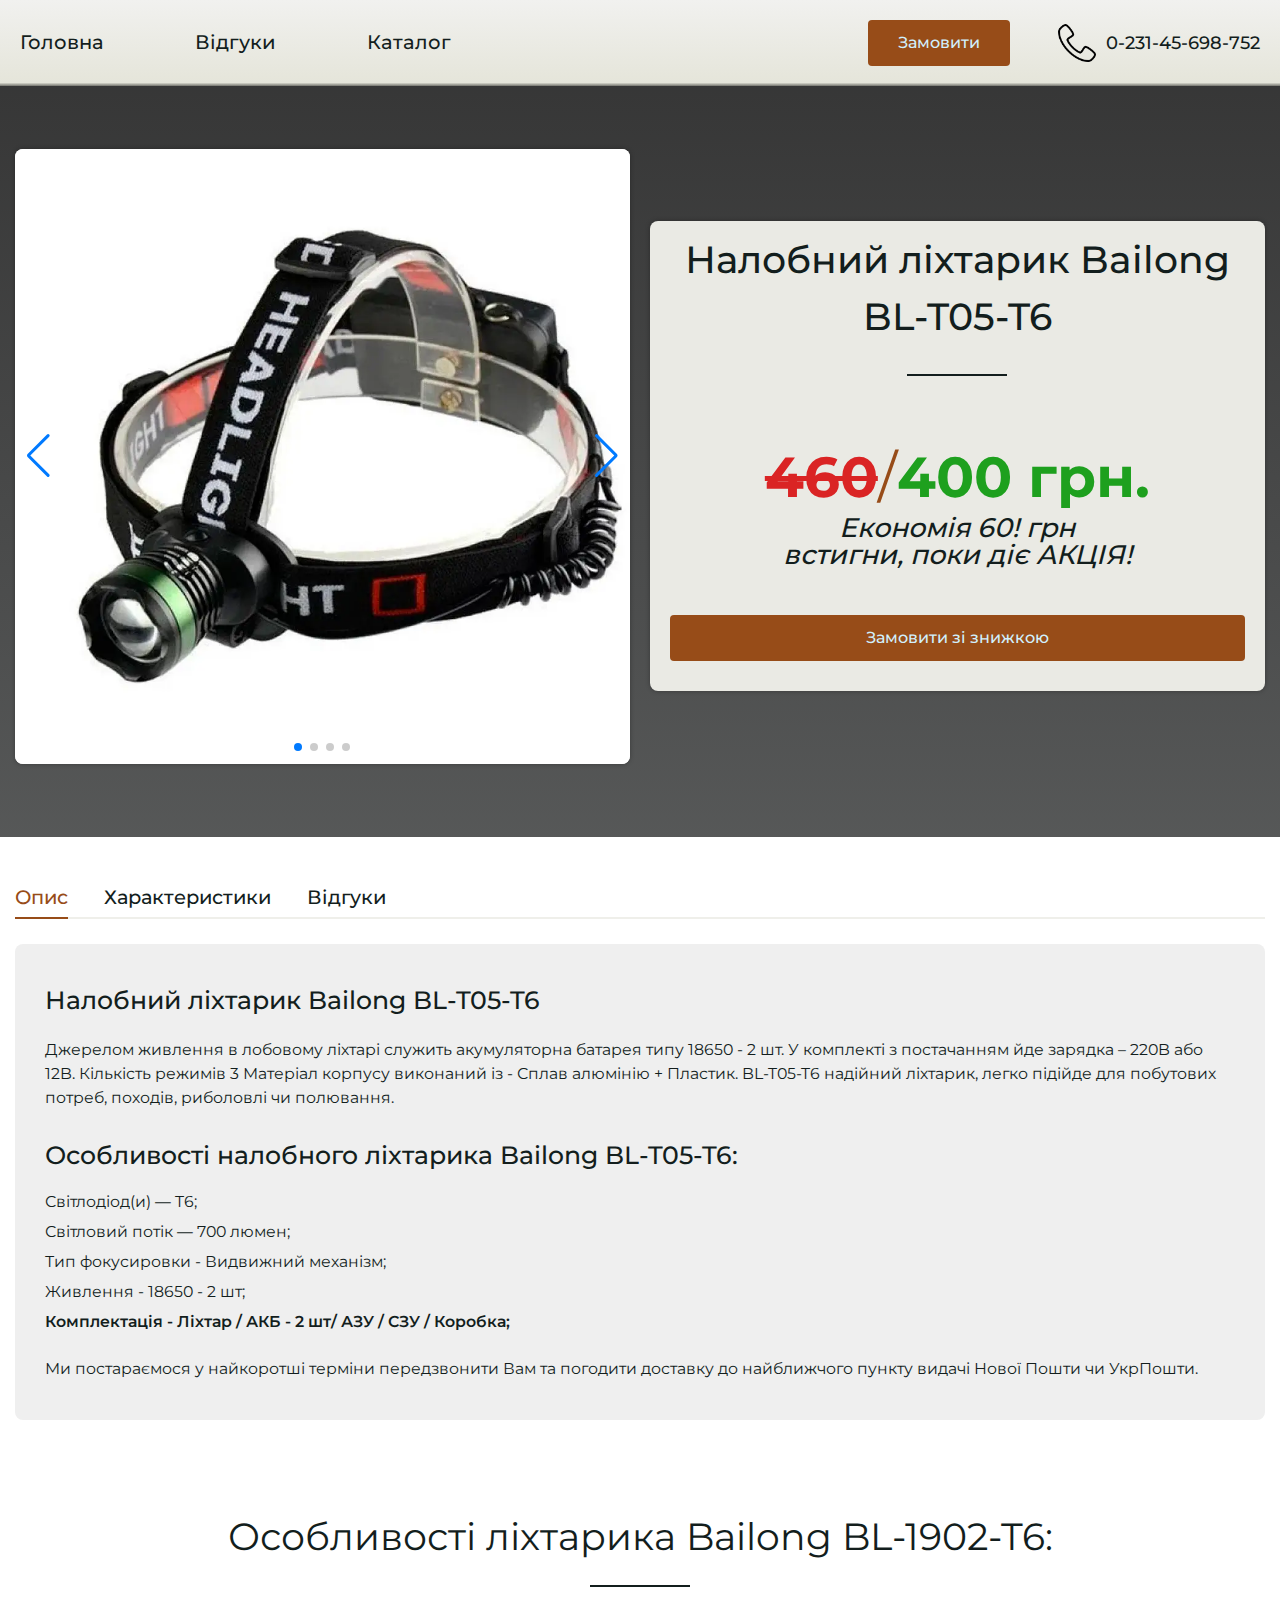
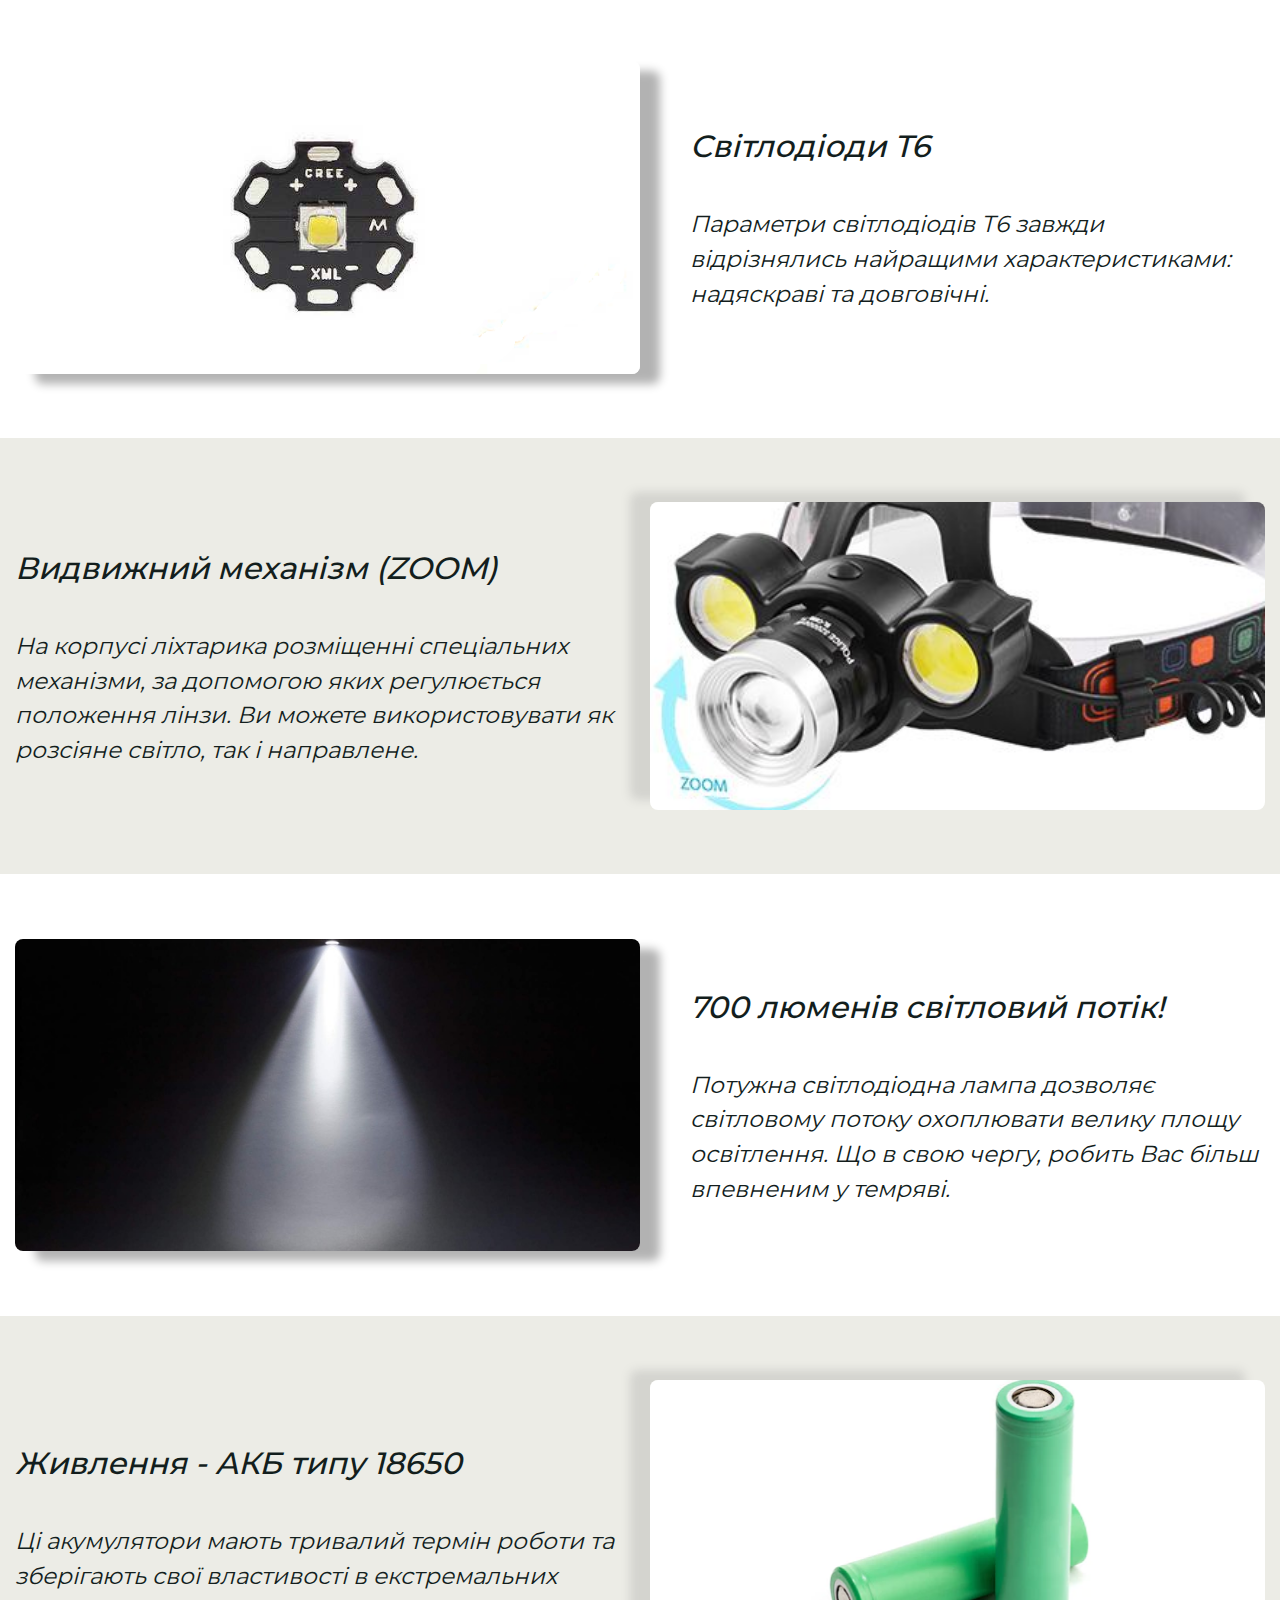
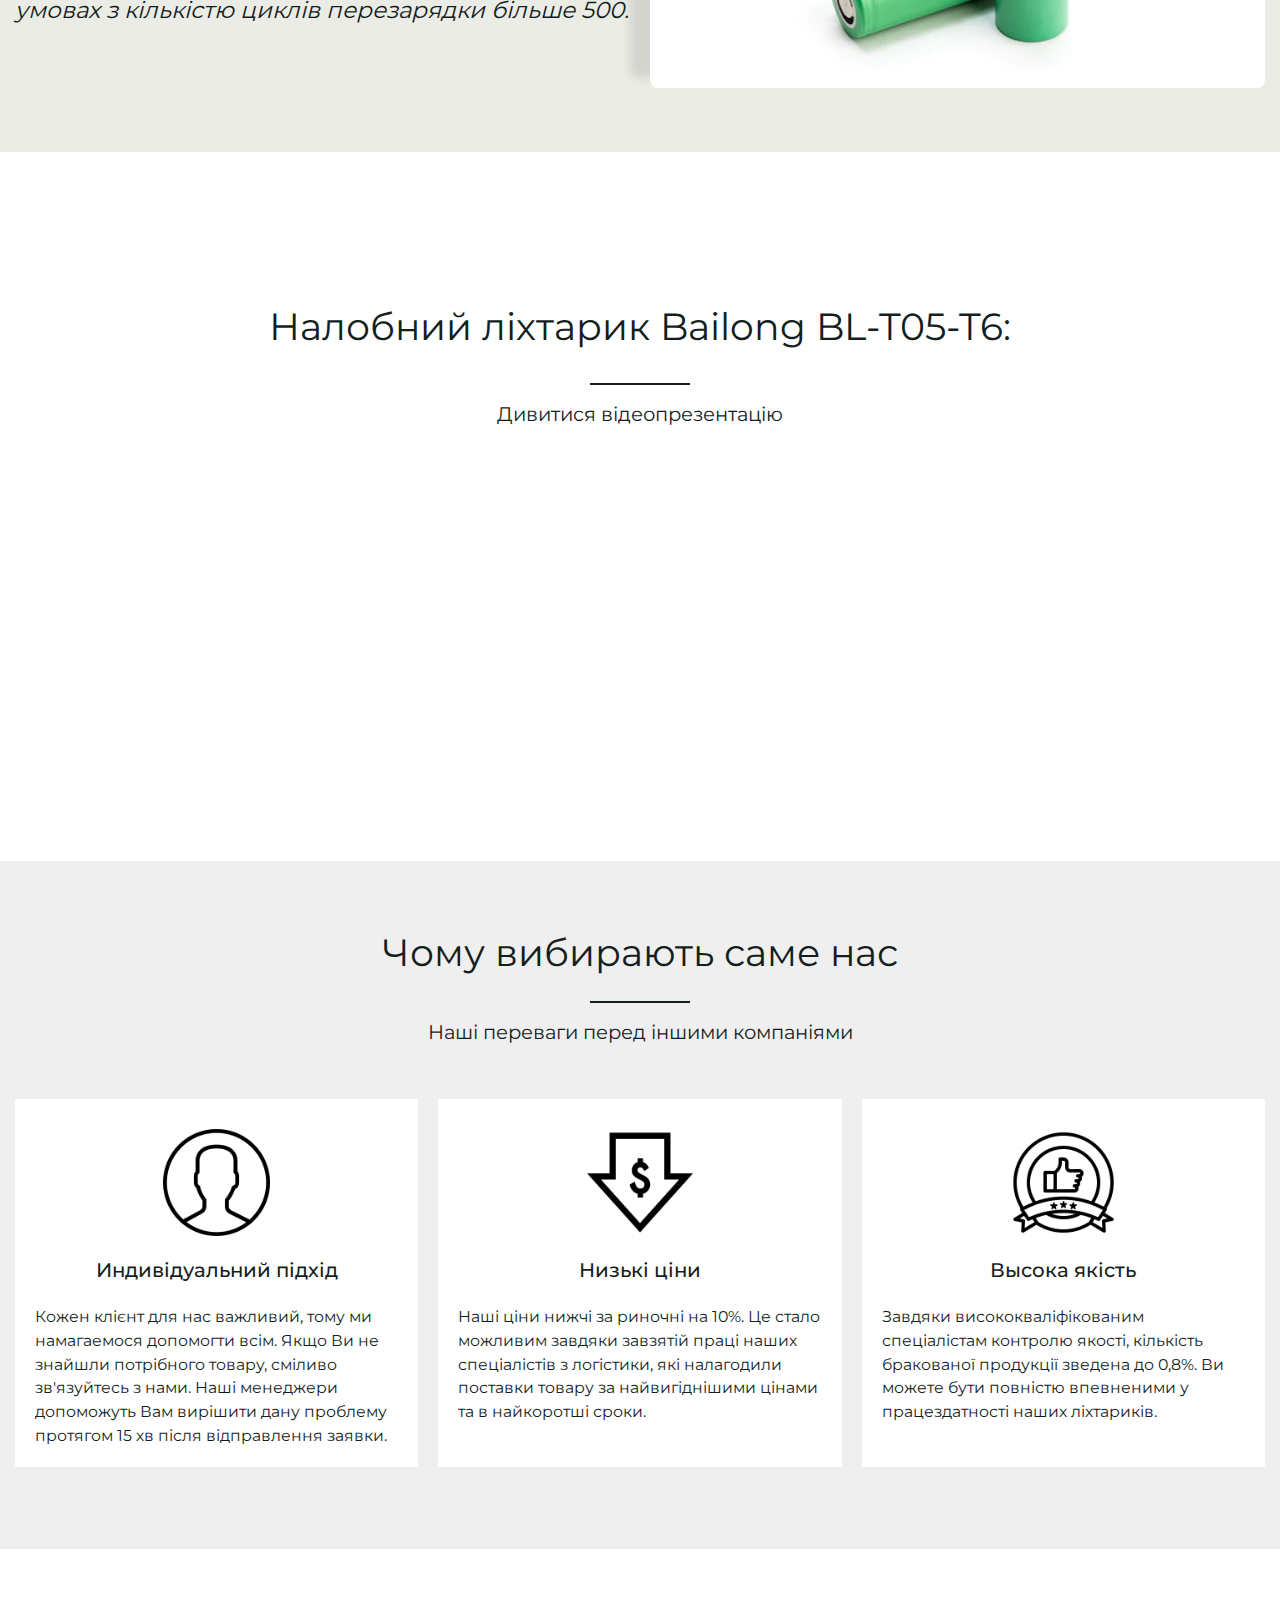
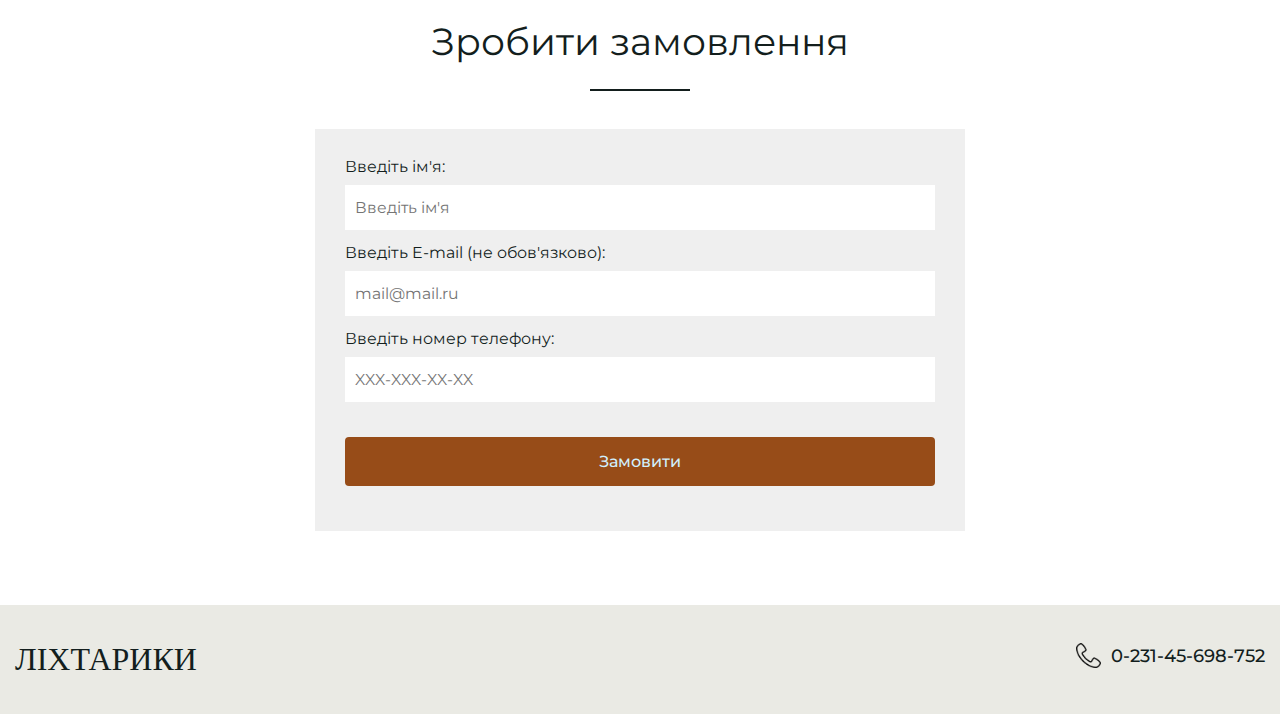
<file: page-product-8.html>
<!DOCTYPE html>
<html lang="ru">

<head>
	<title>Налобний ліхтарик Bailong BL-T05-T6</title>
	<meta charset="UTF-8">
	<meta name="format-detection" content="telephone=no">
	<!-- <style>body{opacity: 0;}</style> -->
	<link rel="stylesheet" href="css/style.min.css?_v=20220407163545">
	<link rel="shortcut icon" href="favicon.ico">
	<!-- <meta name="robots" content="noindex, nofollow"> -->
	<meta name="viewport" content="width=device-width, initial-scale=1.0">
</head>

<body>
	<div class="wrapper">
		<header data-scroll-show="500" class="header">
			<div class="header__container">
				<div class="header__top top-header">
					<div class="top-header__left left-header">
						<div class="left-header__menu menu">
							<button type="button" class=" icon-menu"><span></span></button>
							<nav class="menu__body">
								<ul class="menu__list">
									<li class="menu__item"><a href="index.html" class="menu__link">Головна</a></li>
									<li class="menu__item"><a href="reviews.html" class="menu__link">Відгуки</a></li>
									<li class="menu__item"><a href="catalog.html" class="menu__link">Каталог</a></li>
								</ul>
							</nav>
						</div>
					</div>
					<div class="top-header__logo">
						<a href="#" class="header__logo"><img data-src="#" alt=""></a>
					</div>
					<div class="top-header__right right-header">
						<a href="" data-goto=".zayavka" class="right-header__button button">Замовити</a>
						<div data-da=".menu__body,765" class="right-header__phone">
							<img class="right-header__icon" src="img/icons/phone.png" alt="">
							<a href="tel:023145698752" class="right-header__number">0-231-45-698-752</a>
						</div>
					</div>

				</div>

			</div>
		</header>
		<main class="page-product">
			<div class="page-product__body product-body">
				<div class="product-body__container">
					<!-- Оболочка слайдера -->
					<div class="product-body__slider swiper">
						<!-- Двигающееся часть слайдера -->
						<div class="product-body__wrapper swiper-wrapper">
							<!-- Слайд -->
							<div class="product-body__slide swiper-slide">
								<img src="img/product-8/01.webp" alt="">
							</div>
							<div class="product-body__slide swiper-slide">
								<img src="img/product-8/02.webp" alt="">
							</div>
							<div class="product-body__slide swiper-slide">
								<img src="img/product-8/03.webp" alt="">
							</div>
							<div class="product-body__slide swiper-slide">
								<img src="img/product-8/04.webp" alt="">
							</div>
						</div>
						<!-- Если нужна пагинация -->
						<div class="swiper-pagination"></div>
						<!-- Если нужна навигация (влево/вправо) -->
						<button type="button" class="swiper-button-prev"></button>
						<button type="button" class="swiper-button-next"></button>
					</div>
					<div class="product-body__price">
						<h2 class="product-body__title title">
							Налобний ліхтарик Bailong <br> BL-T05-T6
						</h2>
						<p class="product-body__number"> <span>460</span> / <b>400 грн.</b></p>
						<p class="product-body__subnumber">Економія 60! грн<br> встигни, поки діє АКЦІЯ!</p>
						<a href="" data-goto=".zayavka" class="product-body__button button">Замовити зі знижкою</a>
					</div>
				</div>
			</div>
			<div class="page-product-tabs">
				<div class="page-product-tabs__container">
					<div data-tabs class="page-product__tabs tabs">
						<nav data-tabs-titles class="tabs__navigation">
							<button type="button" class="tabs__title _tab-active">Опис</button>
							<button type="button" class="tabs__title">Характеристики</button>
							<button type="button" class="tabs__title">Відгуки</button>
						</nav>
						<div data-tabs-body class="tabs__content">
							<div class="tabs__body">
								<div class="description-product-body">
									<h3 class="description-product-body__title ">
										Налобний ліхтарик Bailong BL-T05-T6
									</h3>
									<p class="description-product-body__text">
										Джерелом живлення в лобовому ліхтарі служить акумуляторна батарея типу 18650 - 2 шт. У
										комплекті з постачанням йде зарядка – 220B або 12B. Кількість режимів 3 Матеріал корпусу
										виконаний із - Сплав алюмінію + Пластик. BL-T05-T6 надійний ліхтарик, легко підійде для
										побутових потреб, походів, риболовлі чи полювання.
									</p>
									<h3 class="description-product-body__title ">
										Особливості налобного ліхтарика Bailong BL-T05-T6:
									</h3>
									<ul class="description-product-body__list">
										<li class="description-product-body__item">
											Світлодіод(и) — T6;
										</li>
										<li class="description-product-body__item">
											Світловий потік — 700 люмен;
										</li>
										<li class="description-product-body__item">
											Тип фокусировки - Видвижний механізм;
										</li>
										<li class="description-product-body__item">
											Живлення - 18650 - 2 шт;
										</li>
										<li class="description-product-body__item">
											Комплектація - Ліхтар / АКБ - 2 шт/ АЗУ / СЗУ / Коробка;
										</li>
									</ul>
									<div class="description-product-body__text">
										Ми
										постараємося у найкоротші терміни передзвонити Вам та погодити доставку до найближчого
										пункту
										видачі
										Нової Пошти чи УкрПошти.
									</div>
								</div>
							</div>
							<div class="tabs__body">
								<div class="charachteristic">
									<div class="charachteristic__body body-charachteristic">
										<div class="body-charachteristic__item item-body-charachteristic">
											<div class="item-body-charachteristic__line">
												<div class="item-body-charachteristic__left">
													Код виробника:
												</div>
												<div class="item-body-charachteristic__right">
													BL-T05-T6
												</div>
											</div>
											<div class="item-body-charachteristic__line">
												<div class="item-body-charachteristic__left">
													Тип:
												</div>
												<div class="item-body-charachteristic__right">
													Налобний
												</div>
											</div>
											<div class="item-body-charachteristic__line">
												<div class="item-body-charachteristic__left">
													Світловий потік:
												</div>
												<div class="item-body-charachteristic__right">
													700 люменів
												</div>
											</div>
											<div class="item-body-charachteristic__line">
												<div class="item-body-charachteristic__left">
													Кількість режимів:
												</div>
												<div class="item-body-charachteristic__right">
													3
												</div>
											</div>
											<div class="item-body-charachteristic__line">
												<div class="item-body-charachteristic__left">
													Тип фокусування:
												</div>
												<div class="item-body-charachteristic__right">
													Висувний механізм
												</div>
											</div>
											<div class="item-body-charachteristic__line">
												<div class="item-body-charachteristic__left">
													Прогумована ручкa:
												</div>
												<div class="item-body-charachteristic__right">
													Немає
												</div>
											</div>
											<div class="item-body-charachteristic__line">
												<div class="item-body-charachteristic__left">
													Наявність гумових ущімлювачів:
												</div>
												<div class="item-body-charachteristic__right">
													Є
												</div>
											</div>
											<div class="item-body-charachteristic__line">
												<div class="item-body-charachteristic__left">
													Живлення:
												</div>
												<div class="item-body-charachteristic__right">
													18650 - 2шт
												</div>
											</div>
											<div class="item-body-charachteristic__line">
												<div class="item-body-charachteristic__left">
													Комлектація:
												</div>
												<div class="item-body-charachteristic__right">
													Ліхтар / АКБ - 2 шт/ АЗУ / СЗУ / Коробка
												</div>
											</div>
										</div>
										<div class="body-charachteristic__item item-body-charachteristic">
											<div class="item-body-charachteristic__line">
												<div class="item-body-charachteristic__left">
													Виробник:
												</div>
												<div class="item-body-charachteristic__right">
													Bailong
												</div>
											</div>
											<div class="item-body-charachteristic__line">
												<div class="item-body-charachteristic__left">
													Світлодіод:
												</div>
												<div class="item-body-charachteristic__right">
													Т6
												</div>
											</div>
											<div class="item-body-charachteristic__line">
												<div class="item-body-charachteristic__left">
													Дальність світлового потоку:
												</div>
												<div class="item-body-charachteristic__right">
													700 м
												</div>
											</div>
											<div class="item-body-charachteristic__line">
												<div class="item-body-charachteristic__left">
													Режими яскравості:
												</div>
												<div class="item-body-charachteristic__right">
													100%, 50% стробоскоп
												</div>
											</div>
											<div class="item-body-charachteristic__line">
												<div class="item-body-charachteristic__left">
													Фокусування ( Zoom ):
												</div>
												<div class="item-body-charachteristic__right">
													з фокусуванням
												</div>
											</div>
											<div class="item-body-charachteristic__line">
												<div class="item-body-charachteristic__left">
													Вологостійкість:
												</div>
												<div class="item-body-charachteristic__right">
													Є
												</div>
											</div>
											<div class="item-body-charachteristic__line">
												<div class="item-body-charachteristic__left">
													Ударостійкість:
												</div>
												<div class="item-body-charachteristic__right">
													Є
												</div>
											</div>
											<div class="item-body-charachteristic__line">
												<div class="item-body-charachteristic__left">
													Тип зарядки:
												</div>
												<div class="item-body-charachteristic__right">
													220B або 12B
												</div>
											</div>
											<div class="item-body-charachteristic__line">
												<div class="item-body-charachteristic__left">
													Гарантія:
												</div>
												<div class="item-body-charachteristic__right">
													12 місяців
												</div>
											</div>
										</div>
									</div>
								</div>
							</div>
							<div class="tabs__body">
								<section class="reviews reviews_product">
									<div class="reviews__bottom">
										<div class="reviews__body body-reviews body-reviews_one">
											<div class="body-reviews__item body-reviews__item_one">
												<div class="item-body-reviews">
													<div class="item-body-reviews__right">
														<div class="item-body-reviews__name">
															Іван Петрівський
														</div>
														<div class="item-body-reviews__text">
															Все, що зазначено в договорі, було виконано в строк, тому можу поставити
															вашій компанії "відмінно",
															буду радити іншим звертатися тільки до вас. Приємно здивована рівнем ваших
															майстрів та їх. Дякуємо
															вашій компанії!
														</div>
													</div>
												</div>
											</div>
											<div class="body-reviews__item body-reviews__item_one">
												<div class="item-body-reviews">
													<div class="item-body-reviews__right">
														<div class="item-body-reviews__name">
															Олена Захарова
														</div>
														<div class="item-body-reviews__text">
															Все, що зазначено в договорі, було виконано в строк, тому можу поставити
															вашій компанії "відмінно",
															буду радити іншим звертатися тільки до вас. Приємно здивована рівнем ваших
															майстрів та їх. Дякуємо
															вашій компанії!
														</div>
													</div>
												</div>
											</div>
											<div class="body-reviews__item body-reviews__item_one">
												<div class="item-body-reviews">
													<div class="item-body-reviews__right">
														<div class="item-body-reviews__name">
															Ірина Макарчук
														</div>
														<div class="item-body-reviews__text">
															Все, що зазначено в договорі, було виконано в строк, тому можу поставити
															вашій компанії "відмінно",
															буду радити іншим звертатися тільки до вас. Приємно здивована рівнем ваших
															майстрів та їх. Дякуємо
															вашій компанії!
														</div>
													</div>
												</div>
											</div>
											<div class="body-reviews__item body-reviews__item_one">
												<div class="item-body-reviews">
													<div class="item-body-reviews__right">
														<div class="item-body-reviews__name">
															Дмитро Загорулько
														</div>
														<div class="item-body-reviews__text">
															Все, що зазначено в договорі, було виконано в строк, тому можу поставити
															вашій компанії "відмінно",
															буду радити іншим звертатися тільки до вас. Приємно здивована рівнем ваших
															майстрів та їх. Дякуємо
															вашій компанії!
														</div>
													</div>
												</div>
											</div>
										</div>
										<div class="reviews__wrapper-form">
											<form action="#" class="reviews__form form-reviews">
												<h3 class="form-reviews__title title">
													Залишити відгук
												</h3>
												<div class=" form-reviews__line">
													<label for="name-review" class=" form-reviews__label">Введіть ім'я:</label>
													<input id="name-review" type="text" placeholder="Введіть ім'я" class=" form-reviews__input">
												</div>
												<!-- <div class="form-reviews__line">
													<label for="email" class="form-reviews__label">Введите E-mail:</label>
													<input id="email" type="email" placeholder="mail@mail.ru"
														class="form-reviews__input">
												</div> -->
												<div class="form-reviews__line">
													<label for="text-review" class="form-reviews__label">Введіть відгук:</label>
													<textarea autocomplete="off" id="text-review" name="form[]" placeholder="Введіть текст відгука тут" class="form-reviews__input"></textarea>
												</div>
												<div class="form-reviews__line">
													<button class="form-reviews__button button">Залишити відгук</button>
												</div>
											</form>
										</div>
									</div>
								</section>
							</div>
						</div>
					</div>
				</div>
			</div>
			<div class="page-product__adv adv-page-product">
				<h2 class="adv-page-product__title">
					Особливості ліхтарика Bailong BL-1902-T6:
				</h2>
				<div class="adv-page-product__line line-adv-page-product">
					<div class="line-adv-page-product__container">
						<div class="line-adv-page-product__item">
							<div class="line-adv-page-product__image">
								<div data-da=".line-adv-page-product__text_first,766,1" class="line-adv-page-product-ibg">
									<img src="img/product-2/adv/01.png" alt="">
								</div>
							</div>
							<div class="line-adv-page-product__text line-adv-page-product__text_first">
								<h2 class="line-adv-page-product__title">
									Світлодіоди T6
								</h2>
								<p class="line-adv-page-product__information">
									Параметри світлодіодів Т6 завжди відрізнялись найращими характеристиками: надяскраві та
									довговічні.
								</p>
							</div>
						</div>
					</div>
				</div>
				<div class="adv-page-product__line line-adv-page-product line-adv-page-product_negative">
					<div class="line-adv-page-product__container">
						<div class="line-adv-page-product__item line-adv-page-product__item_negative">
							<div class="line-adv-page-product__text line-adv-page-product__text_second line-adv-page-product__text_negative">
								<h2 class="line-adv-page-product__title">
									Видвижний механізм (ZOOM)
								</h2>
								<p class="line-adv-page-product__information">
									На корпусі ліхтарика розміщенні спеціальних механізми, за допомогою яких регулюється
									положення лінзи. Ви можете використовувати як розсіяне світло, так і направлене.
								</p>
							</div>
							<div class="line-adv-page-product__image line-adv-page-product__image_right">
								<div data-da=".line-adv-page-product__text_second,766,1" class="line-adv-page-product-ibg"><img src="img/product-1/adv/03.png" alt=""></div>
							</div>
						</div>
					</div>
				</div>
				<div class="adv-page-product__line line-adv-page-product">
					<div class="line-adv-page-product__container">
						<div class="line-adv-page-product__item">
							<div class="line-adv-page-product__image">
								<div data-da=".line-adv-page-product__text_third,766,1" class="line-adv-page-product-ibg"><img src="img/product-1/adv/02.png" alt=""></div>
							</div>
							<div class="line-adv-page-product__text line-adv-page-product__text_third">
								<h2 class="line-adv-page-product__title">
									700 люменів cвітловий потік!
								</h2>
								<p class="line-adv-page-product__information">
									Потужна світлодіодна лампа дозволяє світловому потоку охоплювати велику площу освітлення. Що
									в свою чергу, робить Вас більш впевненим у темряві.
								</p>
							</div>
						</div>
					</div>
				</div>
				<div class="adv-page-product__line line-adv-page-product line-adv-page-product_negative">
					<div class="line-adv-page-product__container">
						<div class="line-adv-page-product__item line-adv-page-product__item_negative">
							<div class="line-adv-page-product__text line-adv-page-product__text_fourth line-adv-page-product__text_negative">
								<h2 class="line-adv-page-product__title">
									Живлення - АКБ типу 18650
								</h2>
								<p class="line-adv-page-product__information">
									Ці акумулятори мають тривалий термін роботи та зберігають свої властивості в екстремальних
									умовах з кількістю циклів перезарядки більше 500.
								</p>
							</div>
							<div class="line-adv-page-product__image line-adv-page-product__image_right">
								<div data-da=".line-adv-page-product__text_fourth,766,1" class="line-adv-page-product-ibg "><img src="img/product-1/adv/04.webp" alt=""></div>
							</div>
						</div>
					</div>
				</div>
			</div>
	</div>
	<div class="page-product__video video-product">
		<div class="video-product__container">
			<h2 class="video-product__title title">
				Налобний ліхтарик Bailong BL-T05-T6:
			</h2>
			<h3 class="video-product__subtitle">
				Дивитися відеопрезентацію
			</h3>
			<div class="video-product__item">
				<iframe class="video-product__video" src="https://www.youtube.com/embed/rYsKG6eN6B4" title="YouTube video player" frameborder="0" allow="accelerometer; autoplay; clipboard-write; encrypted-media; gyroscope; picture-in-picture" allowfullscreen>
				</iframe>
			</div>
		</div>
	</div>
	</div>
	<section id="advantage" class="advantage">
		<div class="advantage__container">
			<h2 class="advantage__title">
				Чому вибирають саме нас
			</h2>
			<h3 class="advantage__subtitle">
				Наші переваги перед іншими компаніями
			</h3>
			<div class="advantage__body body-advantage">
				<div class="body-advantage__item">
					<div class="body-advantage__content content-body-advantage">
						<div class="content-body-advantage__image-ibg"><img src="img/advantage/01.png" alt=""></div>
						<div class="content-body-advantage__title">
							Индивідуальний підхід
						</div>
						<p class="content-body-advantage__text">
							Кожен клієнт для нас важливий, тому ми намагаемося допомогти всім.
							Якщо Ви не знайшли потрібного товару, сміливо
							зв'язуйтесь з нами.
							Наші менеджери допоможуть Вам вирішити дану проблему протягом 15 хв після відправлення заявки.
						</p>
					</div>
				</div>
				<div class="body-advantage__item">
					<div class="body-advantage__content content-body-advantage">
						<div class="content-body-advantage__image-ibg"><img src="img/advantage/02.png" alt=""></div>
						<div class="content-body-advantage__title">
							Низькі ціни
						</div>
						<p class="content-body-advantage__text">
							Наші ціни нижчі за риночні на 10%. Це стало можливим завдяки завзятій праці наших спеціалістів з
							логістики, які налагодили поставки товару за найвигіднішими цінами та в найкоротші сроки.
						</p>
					</div>
				</div>
				<div class="body-advantage__item">
					<div class="body-advantage__content content-body-advantage">
						<div class="content-body-advantage__image-ibg"><img src="img/advantage/03.png" alt=""></div>
						<div class="content-body-advantage__title">
							Высока якість
						</div>
						<p class="content-body-advantage__text">
							Завдяки висококваліфікованим спеціалістам контролю якості, кількість бракованої продукції зведена до
							0,8%.
							Ви можете бути повністю впевненими у працездатності наших ліхтариків.
						</p>
					</div>
				</div>
			</div>
		</div>
	</section>
	<section class="zayavka">
		<div class="zayavka__container">
			<h2 class="zayavka__title">
				Зробити замовлення
			</h2>
			<form action="#" class="zayavka__form form-zayavka">
				<div class="form-zayavka__line">
					<label for="name" class="form-zayavka__label">Введіть ім'я:</label>
					<input id="name" type="text" placeholder="Введіть ім'я" class="form-zayavka__input">
				</div>
				<div class="form-zayavka__line">
					<label for="email" class="form-zayavka__label">Введіть E-mail (не обов'язково):</label>
					<input id="email" type="email" placeholder="mail@mail.ru" class="form-zayavka__input">
				</div>
				<div class="form-zayavka__line">
					<label for="tel" class="form-zayavka__label">Введіть номер телефону:</label>
					<input id="tel" type="text" placeholder="XXX-XXX-XX-XX" class="form-zayavka__input">
				</div>
				<div class="form-zayavka__line">
					<button class="form-zayavka__button button">Замовити</button>
				</div>
				<div class="form-zayavka__line">
				</div>

			</form>
		</div>
	</section>
	</main>
	<footer class="footer">
		<div class="footer__container">
			<div class="footer__left left-footer">
				<div class="left-footer__logo">
					<a href="index.html">ЛІХТАРИКИ</a>
				</div>
			</div>
			<div class="footer__right right-footer ">
				<div class="right-footer__phone">
					<img class="right-footer__icon" src="img/icons/phone.png" alt="">
					<a href="tel:023145698752" class="right-footer__number">0-231-45-698-752</a>
				</div>
			</div>
		</div>
	</footer>
	</div>
	<div id="popup" aria-hidden="true" class="popup">
		<div class="popup__wrapper">
			<div class="popup__content">
				<button data-close type="button" class="popup__close">Закрыть</button>
				<div class="popup__text">

				</div>
			</div>
		</div>
	</div>
	<script src="js/app.min.js?_v=20220407163545"></script>
</body>

</html>
</file>
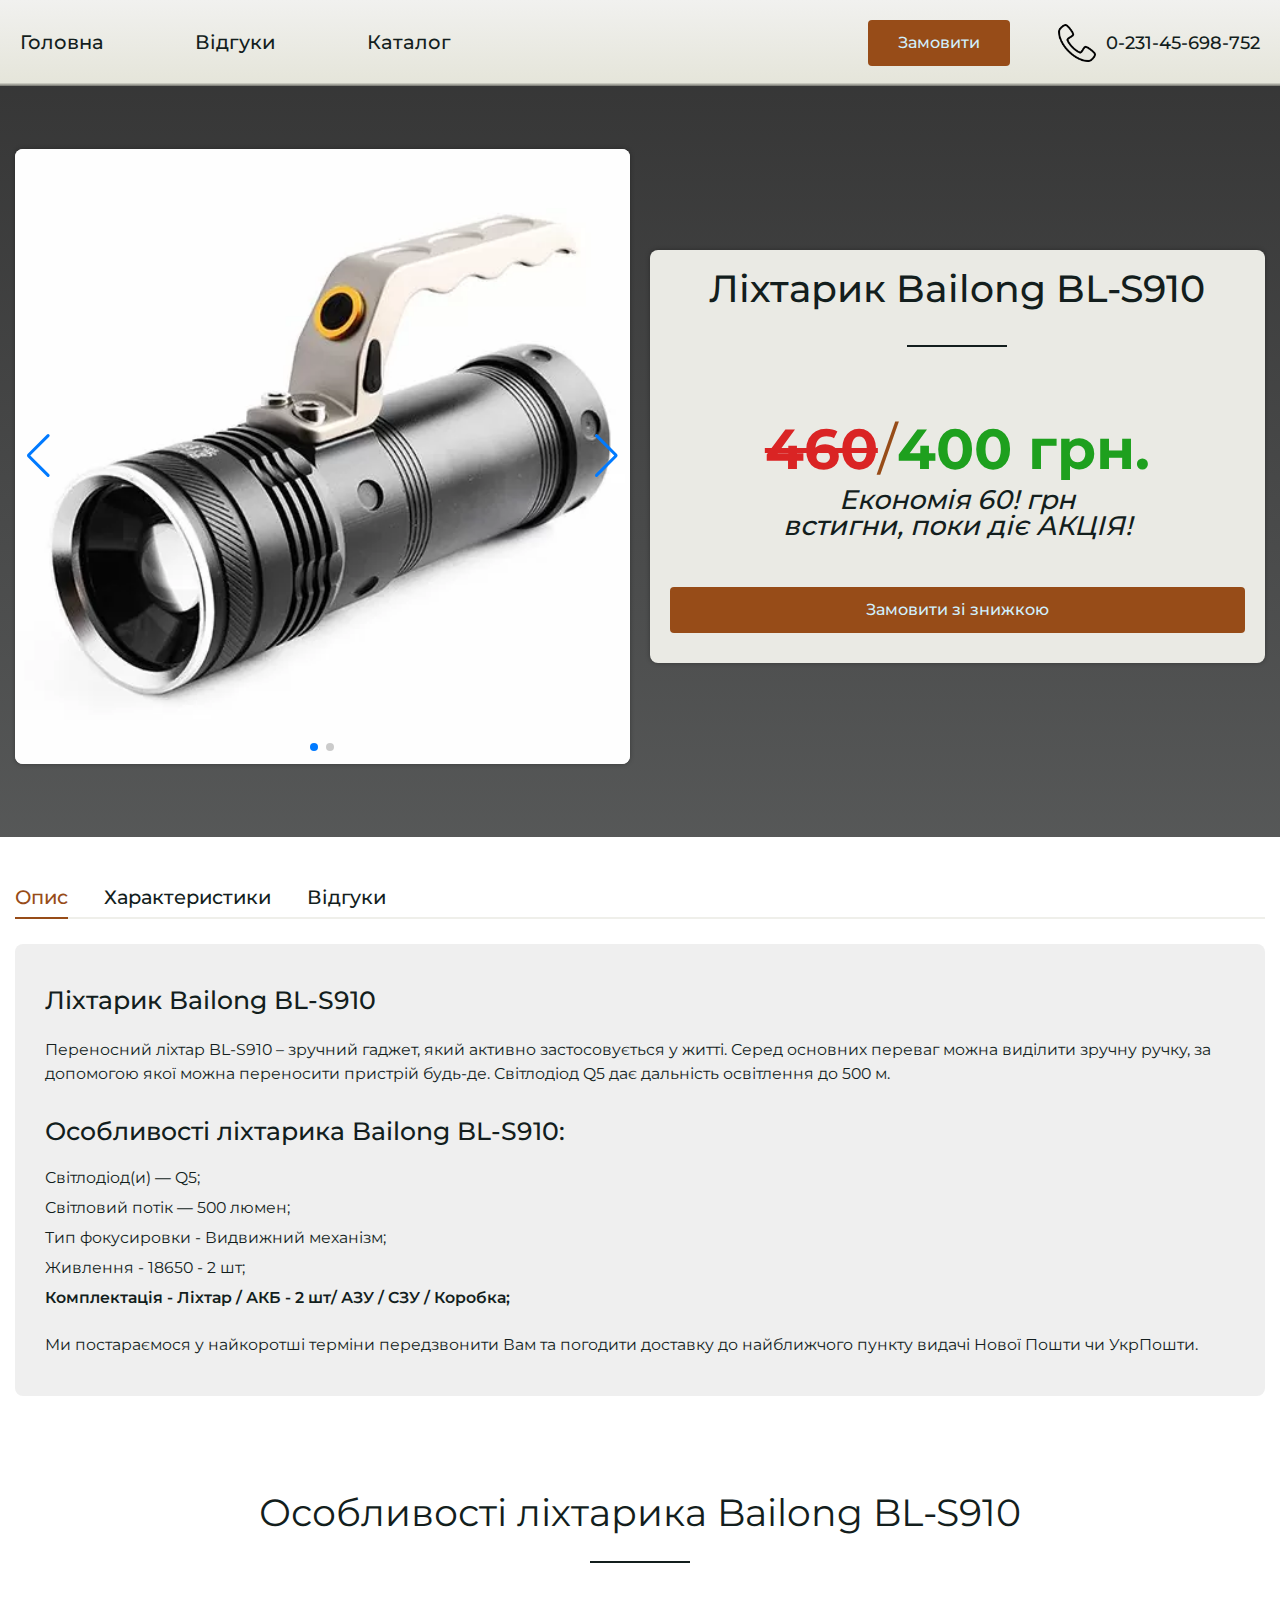
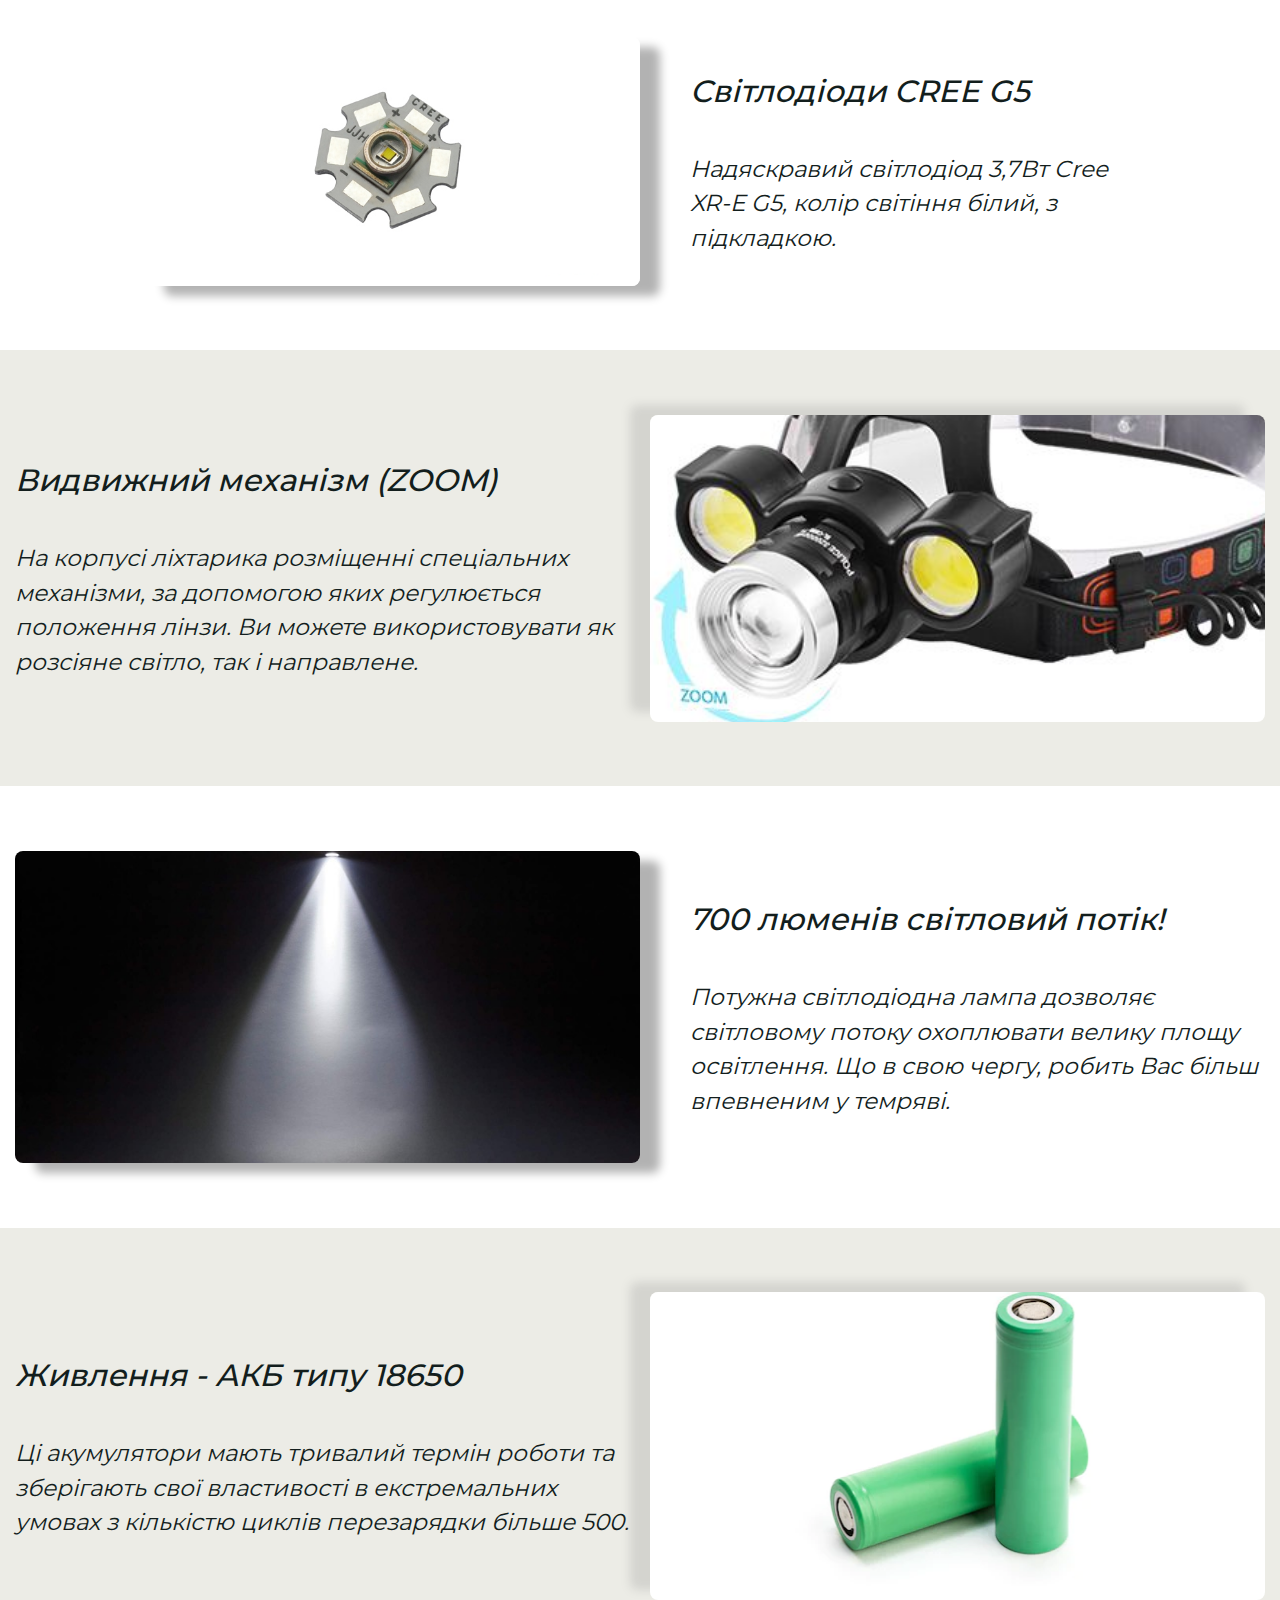
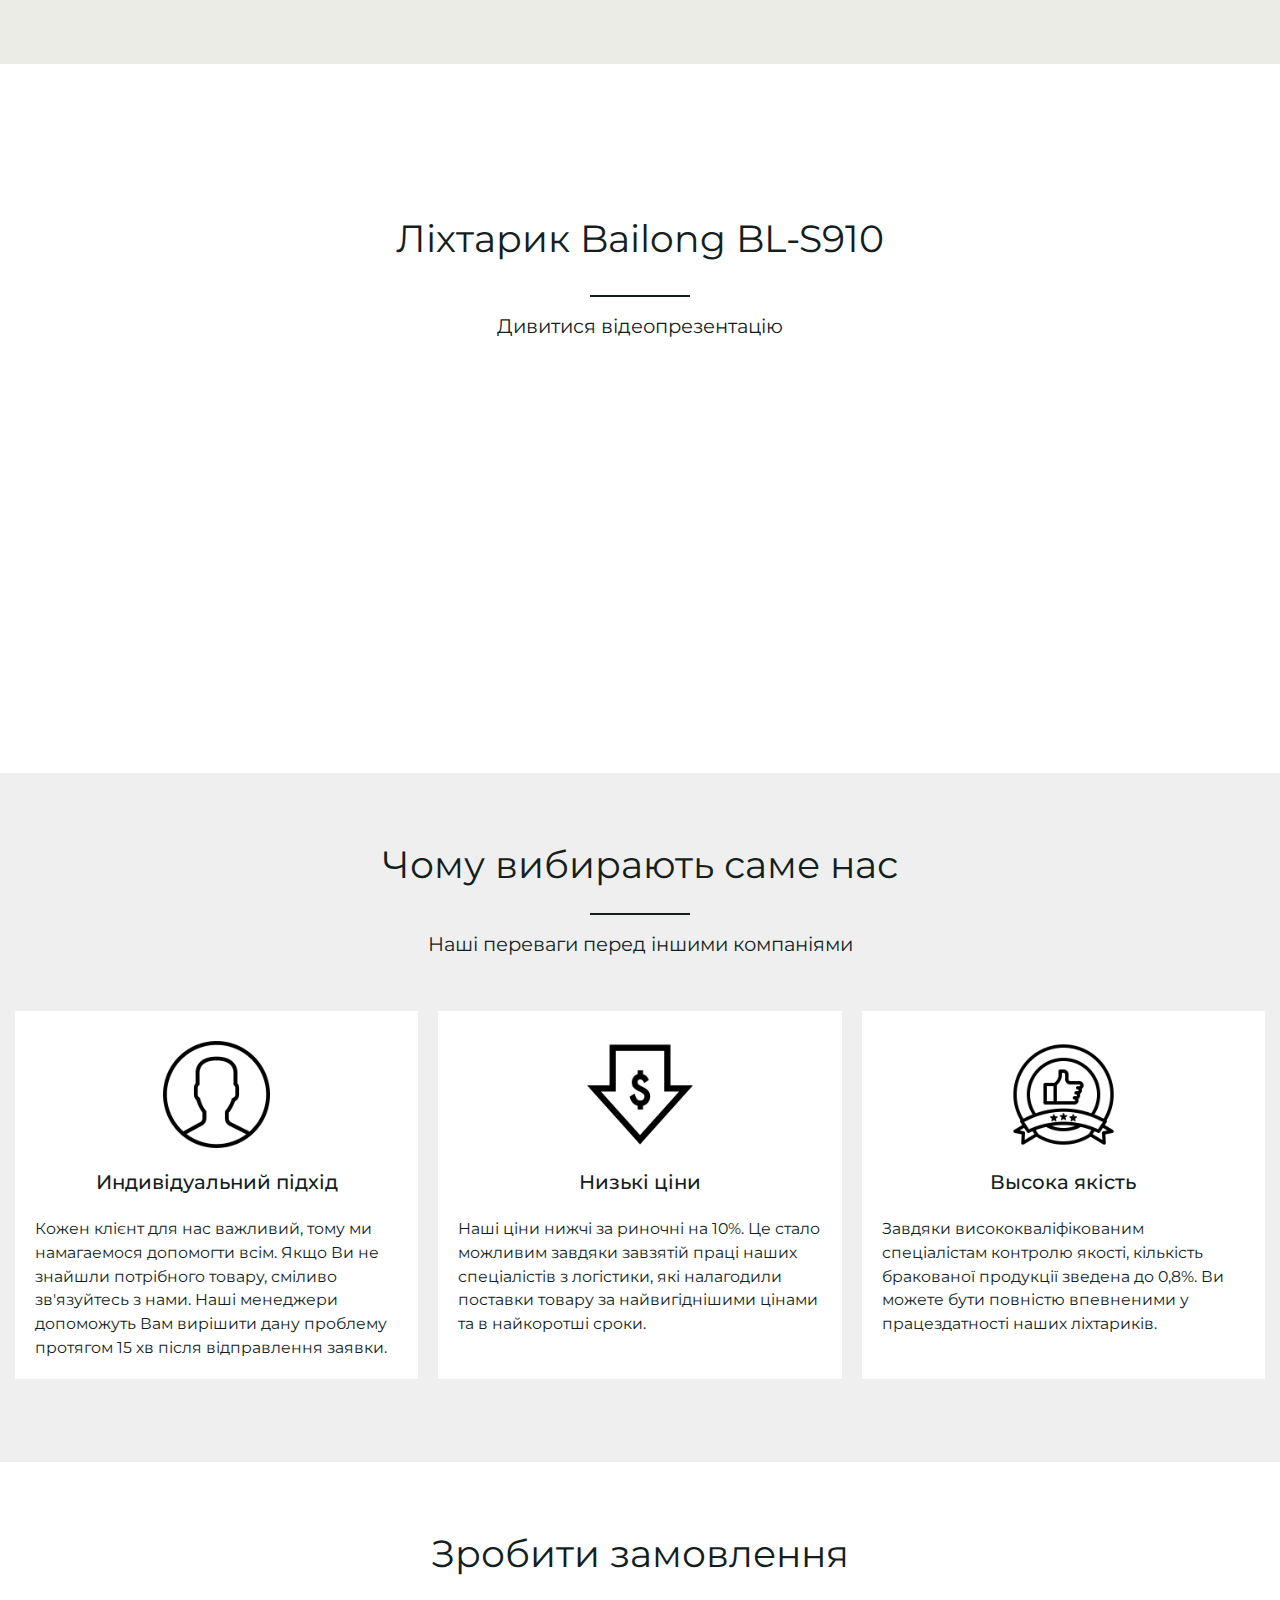
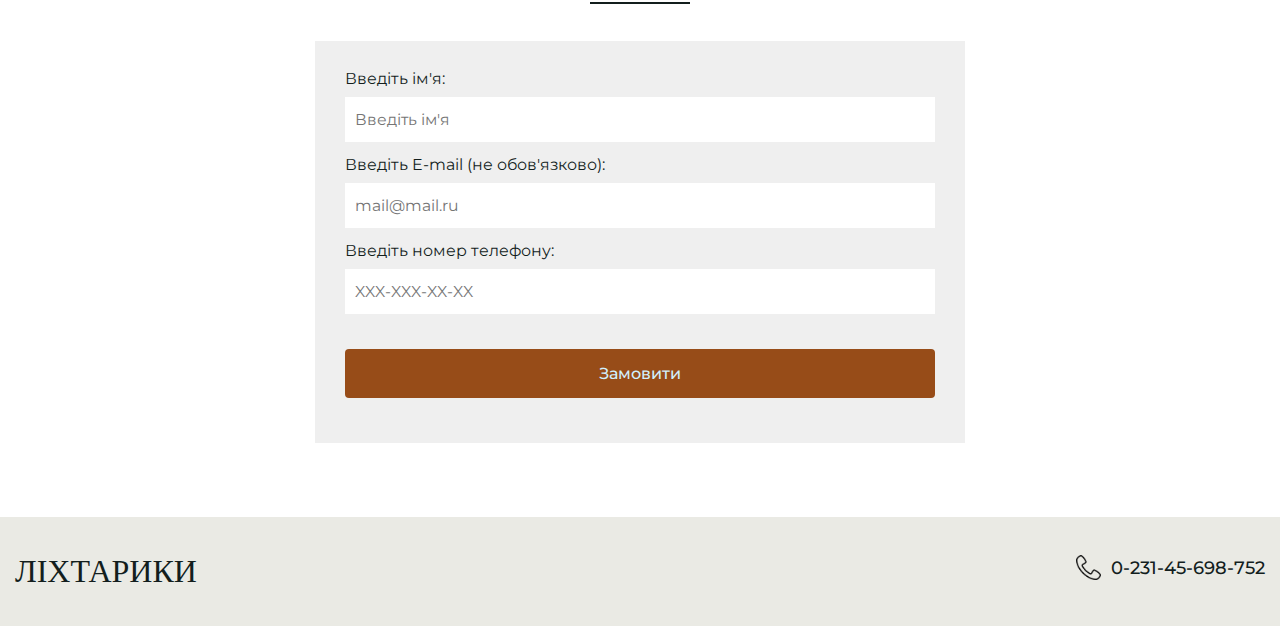
<file: page-product-9.html>
<!DOCTYPE html>
<html lang="ru">

<head>
	<title>Ліхтарик Bailong BL-S910</title>
	<meta charset="UTF-8">
	<meta name="format-detection" content="telephone=no">
	<!-- <style>body{opacity: 0;}</style> -->
	<link rel="stylesheet" href="css/style.min.css?_v=20220407163545">
	<link rel="shortcut icon" href="favicon.ico">
	<!-- <meta name="robots" content="noindex, nofollow"> -->
	<meta name="viewport" content="width=device-width, initial-scale=1.0">
</head>

<body>
	<div class="wrapper">
		<header data-scroll-show="500" class="header">
			<div class="header__container">
				<div class="header__top top-header">
					<div class="top-header__left left-header">
						<div class="left-header__menu menu">
							<button type="button" class=" icon-menu"><span></span></button>
							<nav class="menu__body">
								<ul class="menu__list">
									<li class="menu__item"><a href="index.html" class="menu__link">Головна</a></li>
									<li class="menu__item"><a href="reviews.html" class="menu__link">Відгуки</a></li>
									<li class="menu__item"><a href="catalog.html" class="menu__link">Каталог</a></li>
								</ul>
							</nav>
						</div>
					</div>
					<div class="top-header__logo">
						<a href="#" class="header__logo"><img data-src="#" alt=""></a>
					</div>
					<div class="top-header__right right-header">
						<a href="" data-goto=".zayavka" class="right-header__button button">Замовити</a>
						<div data-da=".menu__body,765" class="right-header__phone">
							<img class="right-header__icon" src="img/icons/phone.png" alt="">
							<a href="tel:023145698752" class="right-header__number">0-231-45-698-752</a>
						</div>
					</div>

				</div>

			</div>
		</header>
		<main class="page-product">
			<div class="page-product__body product-body">
				<div class="product-body__container">
					<!-- Оболочка слайдера -->
					<div class="product-body__slider swiper">
						<!-- Двигающееся часть слайдера -->
						<div class="product-body__wrapper swiper-wrapper">
							<!-- Слайд -->
							<div class="product-body__slide swiper-slide">
								<img src="img/product-9/01.webp" alt="">
							</div>
							<div class="product-body__slide swiper-slide">
								<img src="img/product-9/02.webp" alt="">
							</div>
						</div>
						<!-- Если нужна пагинация -->
						<div class="swiper-pagination"></div>
						<!-- Если нужна навигация (влево/вправо) -->
						<button type="button" class="swiper-button-prev"></button>
						<button type="button" class="swiper-button-next"></button>
					</div>
					<div class="product-body__price">
						<h2 class="product-body__title title">
							Ліхтарик Bailong BL-S910
						</h2>
						<p class="product-body__number"> <span>460</span> / <b>400 грн.</b></p>
						<p class="product-body__subnumber">Економія 60! грн<br> встигни, поки діє АКЦІЯ!</p>
						<a href="" data-goto=".zayavka" class="product-body__button button">Замовити зі знижкою</a>
					</div>
				</div>
			</div>
			<div class="page-product-tabs">
				<div class="page-product-tabs__container">
					<div data-tabs class="page-product__tabs tabs">
						<nav data-tabs-titles class="tabs__navigation">
							<button type="button" class="tabs__title _tab-active">Опис</button>
							<button type="button" class="tabs__title">Характеристики</button>
							<button type="button" class="tabs__title">Відгуки</button>
						</nav>
						<div data-tabs-body class="tabs__content">
							<div class="tabs__body">
								<div class="description-product-body">
									<h3 class="description-product-body__title ">
										Ліхтарик Bailong BL-S910
									</h3>
									<p class="description-product-body__text">
										Переносний ліхтар BL-S910 – зручний гаджет, який активно застосовується у житті. Серед
										основних переваг можна виділити зручну ручку, за допомогою якої можна переносити пристрій
										будь-де. Світлодіод Q5 дає дальність освітлення до 500 м.
									</p>
									<h3 class="description-product-body__title ">
										Особливості ліхтарика Bailong BL-S910:
									</h3>
									<ul class="description-product-body__list">
										<li class="description-product-body__item">
											Світлодіод(и) — Q5;
										</li>
										<li class="description-product-body__item">
											Світловий потік — 500 люмен;
										</li>
										<li class="description-product-body__item">
											Тип фокусировки - Видвижний механізм;
										</li>
										<li class="description-product-body__item">
											Живлення - 18650 - 2 шт;
										</li>
										<li class="description-product-body__item">
											Комплектація - Ліхтар / АКБ - 2 шт/ АЗУ / СЗУ / Коробка;
										</li>
									</ul>
									<div class="description-product-body__text">
										Ми
										постараємося у найкоротші терміни передзвонити Вам та погодити доставку до найближчого
										пункту
										видачі
										Нової Пошти чи УкрПошти.
									</div>
								</div>
							</div>
							<div class="tabs__body">
								<div class="charachteristic">
									<div class="charachteristic__body body-charachteristic">
										<div class="body-charachteristic__item item-body-charachteristic">
											<div class="item-body-charachteristic__line">
												<div class="item-body-charachteristic__left">
													Код виробника:
												</div>
												<div class="item-body-charachteristic__right">
													BL-S910
												</div>
											</div>
											<div class="item-body-charachteristic__line">
												<div class="item-body-charachteristic__left">
													Тип:
												</div>
												<div class="item-body-charachteristic__right">
													Переносний
												</div>
											</div>
											<div class="item-body-charachteristic__line">
												<div class="item-body-charachteristic__left">
													Світловий потік:
												</div>
												<div class="item-body-charachteristic__right">
													500 люменів
												</div>
											</div>
											<div class="item-body-charachteristic__line">
												<div class="item-body-charachteristic__left">
													Кількість режимів:
												</div>
												<div class="item-body-charachteristic__right">
													3
												</div>
											</div>
											<div class="item-body-charachteristic__line">
												<div class="item-body-charachteristic__left">
													Тип фокусування:
												</div>
												<div class="item-body-charachteristic__right">
													Висувний механізм
												</div>
											</div>
											<div class="item-body-charachteristic__line">
												<div class="item-body-charachteristic__left">
													Прогумована ручкa:
												</div>
												<div class="item-body-charachteristic__right">
													Немає
												</div>
											</div>
											<div class="item-body-charachteristic__line">
												<div class="item-body-charachteristic__left">
													Наявність гумових ущімлювачів:
												</div>
												<div class="item-body-charachteristic__right">
													Є
												</div>
											</div>
											<div class="item-body-charachteristic__line">
												<div class="item-body-charachteristic__left">
													Живлення:
												</div>
												<div class="item-body-charachteristic__right">
													18650 - 2шт
												</div>
											</div>
											<div class="item-body-charachteristic__line">
												<div class="item-body-charachteristic__left">
													Комлектація:
												</div>
												<div class="item-body-charachteristic__right">
													Ліхтар / АКБ - 2 шт/ АЗУ / СЗУ / Коробка
												</div>
											</div>
										</div>
										<div class="body-charachteristic__item item-body-charachteristic">
											<div class="item-body-charachteristic__line">
												<div class="item-body-charachteristic__left">
													Виробник:
												</div>
												<div class="item-body-charachteristic__right">
													Bailong
												</div>
											</div>
											<div class="item-body-charachteristic__line">
												<div class="item-body-charachteristic__left">
													Світлодіод:
												</div>
												<div class="item-body-charachteristic__right">
													Q5
												</div>
											</div>
											<div class="item-body-charachteristic__line">
												<div class="item-body-charachteristic__left">
													Дальність світлового потоку:
												</div>
												<div class="item-body-charachteristic__right">
													500 м
												</div>
											</div>
											<div class="item-body-charachteristic__line">
												<div class="item-body-charachteristic__left">
													Режими яскравості:
												</div>
												<div class="item-body-charachteristic__right">
													100%, 50% стробоскоп
												</div>
											</div>
											<div class="item-body-charachteristic__line">
												<div class="item-body-charachteristic__left">
													Фокусування ( Zoom ):
												</div>
												<div class="item-body-charachteristic__right">
													з фокусуванням
												</div>
											</div>
											<div class="item-body-charachteristic__line">
												<div class="item-body-charachteristic__left">
													Вологостійкість:
												</div>
												<div class="item-body-charachteristic__right">
													Є
												</div>
											</div>
											<div class="item-body-charachteristic__line">
												<div class="item-body-charachteristic__left">
													Ударостійкість:
												</div>
												<div class="item-body-charachteristic__right">
													Є
												</div>
											</div>
											<div class="item-body-charachteristic__line">
												<div class="item-body-charachteristic__left">
													Тип зарядки:
												</div>
												<div class="item-body-charachteristic__right">
													220B або 12B
												</div>
											</div>
											<div class="item-body-charachteristic__line">
												<div class="item-body-charachteristic__left">
													Гарантія:
												</div>
												<div class="item-body-charachteristic__right">
													12 місяців
												</div>
											</div>
										</div>
									</div>
								</div>
							</div>
							<div class="tabs__body">
								<section class="reviews reviews_product">
									<div class="reviews__bottom">
										<div class="reviews__body body-reviews body-reviews_one">
											<div class="body-reviews__item body-reviews__item_one">
												<div class="item-body-reviews">
													<div class="item-body-reviews__right">
														<div class="item-body-reviews__name">
															Іван Петрівський
														</div>
														<div class="item-body-reviews__text">
															Все, що зазначено в договорі, було виконано в строк, тому можу поставити
															вашій компанії "відмінно",
															буду радити іншим звертатися тільки до вас. Приємно здивована рівнем ваших
															майстрів та їх. Дякуємо
															вашій компанії!
														</div>
													</div>
												</div>
											</div>
											<div class="body-reviews__item body-reviews__item_one">
												<div class="item-body-reviews">
													<div class="item-body-reviews__right">
														<div class="item-body-reviews__name">
															Олена Захарова
														</div>
														<div class="item-body-reviews__text">
															Все, що зазначено в договорі, було виконано в строк, тому можу поставити
															вашій компанії "відмінно",
															буду радити іншим звертатися тільки до вас. Приємно здивована рівнем ваших
															майстрів та їх. Дякуємо
															вашій компанії!
														</div>
													</div>
												</div>
											</div>
											<div class="body-reviews__item body-reviews__item_one">
												<div class="item-body-reviews">
													<div class="item-body-reviews__right">
														<div class="item-body-reviews__name">
															Ірина Макарчук
														</div>
														<div class="item-body-reviews__text">
															Все, що зазначено в договорі, було виконано в строк, тому можу поставити
															вашій компанії "відмінно",
															буду радити іншим звертатися тільки до вас. Приємно здивована рівнем ваших
															майстрів та їх. Дякуємо
															вашій компанії!
														</div>
													</div>
												</div>
											</div>
											<div class="body-reviews__item body-reviews__item_one">
												<div class="item-body-reviews">
													<div class="item-body-reviews__right">
														<div class="item-body-reviews__name">
															Дмитро Загорулько
														</div>
														<div class="item-body-reviews__text">
															Все, що зазначено в договорі, було виконано в строк, тому можу поставити
															вашій компанії "відмінно",
															буду радити іншим звертатися тільки до вас. Приємно здивована рівнем ваших
															майстрів та їх. Дякуємо
															вашій компанії!
														</div>
													</div>
												</div>
											</div>
										</div>
										<div class="reviews__wrapper-form">
											<form action="#" class="reviews__form form-reviews">
												<h3 class="form-reviews__title title">
													Залишити відгук
												</h3>
												<div class=" form-reviews__line">
													<label for="name-review" class=" form-reviews__label">Введіть ім'я:</label>
													<input id="name-review" type="text" placeholder="Введіть ім'я" class=" form-reviews__input">
												</div>
												<!-- <div class="form-reviews__line">
													<label for="email" class="form-reviews__label">Введите E-mail:</label>
													<input id="email" type="email" placeholder="mail@mail.ru"
														class="form-reviews__input">
												</div> -->
												<div class="form-reviews__line">
													<label for="text-review" class="form-reviews__label">Введіть відгук:</label>
													<textarea autocomplete="off" id="text-review" name="form[]" placeholder="Введіть текст відгука тут" class="form-reviews__input"></textarea>
												</div>
												<div class="form-reviews__line">
													<button class="form-reviews__button button">Залишити відгук</button>
												</div>
											</form>
										</div>
									</div>
								</section>
							</div>
						</div>
					</div>
				</div>
			</div>
			<div class="page-product__adv adv-page-product">
				<h2 class="adv-page-product__title">
					Особливості ліхтарика Bailong BL-S910
				</h2>
				<div class="adv-page-product__line line-adv-page-product">
					<div class="line-adv-page-product__container">
						<div class="line-adv-page-product__item">
							<div class="line-adv-page-product__image">
								<div data-da=".line-adv-page-product__text_first,766,1" class="line-adv-page-product-ibg">
									<img src="img/product-3/adv/01.png" alt="">
								</div>
							</div>
							<div class="line-adv-page-product__text line-adv-page-product__text_first">
								<h2 class="line-adv-page-product__title">
									Світлодіоди CREE G5
								</h2>
								<p class="line-adv-page-product__information">
									Надяскравий світлодіод 3,7Вт Cree XR-E G5, колір світіння білий, з підкладкою.
								</p>
							</div>
						</div>
					</div>
				</div>
				<div class="adv-page-product__line line-adv-page-product line-adv-page-product_negative">
					<div class="line-adv-page-product__container">
						<div class="line-adv-page-product__item line-adv-page-product__item_negative">
							<div class="line-adv-page-product__text line-adv-page-product__text_second line-adv-page-product__text_negative">
								<h2 class="line-adv-page-product__title">
									Видвижний механізм (ZOOM)
								</h2>
								<p class="line-adv-page-product__information">
									На корпусі ліхтарика розміщенні спеціальних механізми, за допомогою яких регулюється
									положення лінзи. Ви можете використовувати як розсіяне світло, так і направлене.
								</p>
							</div>
							<div class="line-adv-page-product__image line-adv-page-product__image_right">
								<div data-da=".line-adv-page-product__text_second,766,1" class="line-adv-page-product-ibg"><img src="img/product-1/adv/03.png" alt=""></div>
							</div>
						</div>
					</div>
				</div>
				<div class="adv-page-product__line line-adv-page-product">
					<div class="line-adv-page-product__container">
						<div class="line-adv-page-product__item">
							<div class="line-adv-page-product__image">
								<div data-da=".line-adv-page-product__text_third,766,1" class="line-adv-page-product-ibg"><img src="img/product-1/adv/02.png" alt=""></div>
							</div>
							<div class="line-adv-page-product__text line-adv-page-product__text_third">
								<h2 class="line-adv-page-product__title">
									700 люменів cвітловий потік!
								</h2>
								<p class="line-adv-page-product__information">
									Потужна світлодіодна лампа дозволяє світловому потоку охоплювати велику площу освітлення. Що
									в свою чергу, робить Вас більш впевненим у темряві.
								</p>
							</div>
						</div>
					</div>
				</div>
				<div class="adv-page-product__line line-adv-page-product line-adv-page-product_negative">
					<div class="line-adv-page-product__container">
						<div class="line-adv-page-product__item line-adv-page-product__item_negative">
							<div class="line-adv-page-product__text line-adv-page-product__text_fourth line-adv-page-product__text_negative">
								<h2 class="line-adv-page-product__title">
									Живлення - АКБ типу 18650
								</h2>
								<p class="line-adv-page-product__information">
									Ці акумулятори мають тривалий термін роботи та зберігають свої властивості в екстремальних
									умовах з кількістю циклів перезарядки більше 500.
								</p>
							</div>
							<div class="line-adv-page-product__image line-adv-page-product__image_right">
								<div data-da=".line-adv-page-product__text_fourth,766,1" class="line-adv-page-product-ibg "><img src="img/product-1/adv/04.webp" alt=""></div>
							</div>
						</div>
					</div>
				</div>
			</div>
	</div>
	<div class="page-product__video video-product">
		<div class="video-product__container">
			<h2 class="video-product__title title">
				Ліхтарик Bailong BL-S910
			</h2>
			<h3 class="video-product__subtitle">
				Дивитися відеопрезентацію
			</h3>
			<div class="video-product__item">
				<iframe class="video-product__video" src="https://www.youtube.com/embed/XEGS4g8YPwA" title="YouTube video player" frameborder="0" allow="accelerometer; autoplay; clipboard-write; encrypted-media; gyroscope; picture-in-picture" allowfullscreen>
				</iframe>
			</div>
		</div>
	</div>
	</div>
	<section id="advantage" class="advantage">
		<div class="advantage__container">
			<h2 class="advantage__title">
				Чому вибирають саме нас
			</h2>
			<h3 class="advantage__subtitle">
				Наші переваги перед іншими компаніями
			</h3>
			<div class="advantage__body body-advantage">
				<div class="body-advantage__item">
					<div class="body-advantage__content content-body-advantage">
						<div class="content-body-advantage__image-ibg"><img src="img/advantage/01.png" alt=""></div>
						<div class="content-body-advantage__title">
							Индивідуальний підхід
						</div>
						<p class="content-body-advantage__text">
							Кожен клієнт для нас важливий, тому ми намагаемося допомогти всім.
							Якщо Ви не знайшли потрібного товару, сміливо
							зв'язуйтесь з нами.
							Наші менеджери допоможуть Вам вирішити дану проблему протягом 15 хв після відправлення заявки.
						</p>
					</div>
				</div>
				<div class="body-advantage__item">
					<div class="body-advantage__content content-body-advantage">
						<div class="content-body-advantage__image-ibg"><img src="img/advantage/02.png" alt=""></div>
						<div class="content-body-advantage__title">
							Низькі ціни
						</div>
						<p class="content-body-advantage__text">
							Наші ціни нижчі за риночні на 10%. Це стало можливим завдяки завзятій праці наших спеціалістів з
							логістики, які налагодили поставки товару за найвигіднішими цінами та в найкоротші сроки.
						</p>
					</div>
				</div>
				<div class="body-advantage__item">
					<div class="body-advantage__content content-body-advantage">
						<div class="content-body-advantage__image-ibg"><img src="img/advantage/03.png" alt=""></div>
						<div class="content-body-advantage__title">
							Высока якість
						</div>
						<p class="content-body-advantage__text">
							Завдяки висококваліфікованим спеціалістам контролю якості, кількість бракованої продукції зведена до
							0,8%.
							Ви можете бути повністю впевненими у працездатності наших ліхтариків.
						</p>
					</div>
				</div>
			</div>
		</div>
	</section>
	<section class="zayavka">
		<div class="zayavka__container">
			<h2 class="zayavka__title">
				Зробити замовлення
			</h2>
			<form action="#" class="zayavka__form form-zayavka">
				<div class="form-zayavka__line">
					<label for="name" class="form-zayavka__label">Введіть ім'я:</label>
					<input id="name" type="text" placeholder="Введіть ім'я" class="form-zayavka__input">
				</div>
				<div class="form-zayavka__line">
					<label for="email" class="form-zayavka__label">Введіть E-mail (не обов'язково):</label>
					<input id="email" type="email" placeholder="mail@mail.ru" class="form-zayavka__input">
				</div>
				<div class="form-zayavka__line">
					<label for="tel" class="form-zayavka__label">Введіть номер телефону:</label>
					<input id="tel" type="text" placeholder="XXX-XXX-XX-XX" class="form-zayavka__input">
				</div>
				<div class="form-zayavka__line">
					<button class="form-zayavka__button button">Замовити</button>
				</div>
				<div class="form-zayavka__line">
				</div>

			</form>
		</div>
	</section>
	</main>
	<footer class="footer">
		<div class="footer__container">
			<div class="footer__left left-footer">
				<div class="left-footer__logo">
					<a href="index.html">ЛІХТАРИКИ</a>
				</div>
			</div>
			<div class="footer__right right-footer ">
				<div class="right-footer__phone">
					<img class="right-footer__icon" src="img/icons/phone.png" alt="">
					<a href="tel:023145698752" class="right-footer__number">0-231-45-698-752</a>
				</div>
			</div>
		</div>
	</footer>
	</div>
	<div id="popup" aria-hidden="true" class="popup">
		<div class="popup__wrapper">
			<div class="popup__content">
				<button data-close type="button" class="popup__close">Закрыть</button>
				<div class="popup__text">

				</div>
			</div>
		</div>
	</div>
	<script src="js/app.min.js?_v=20220407163545"></script>
</body>

</html>
</file>
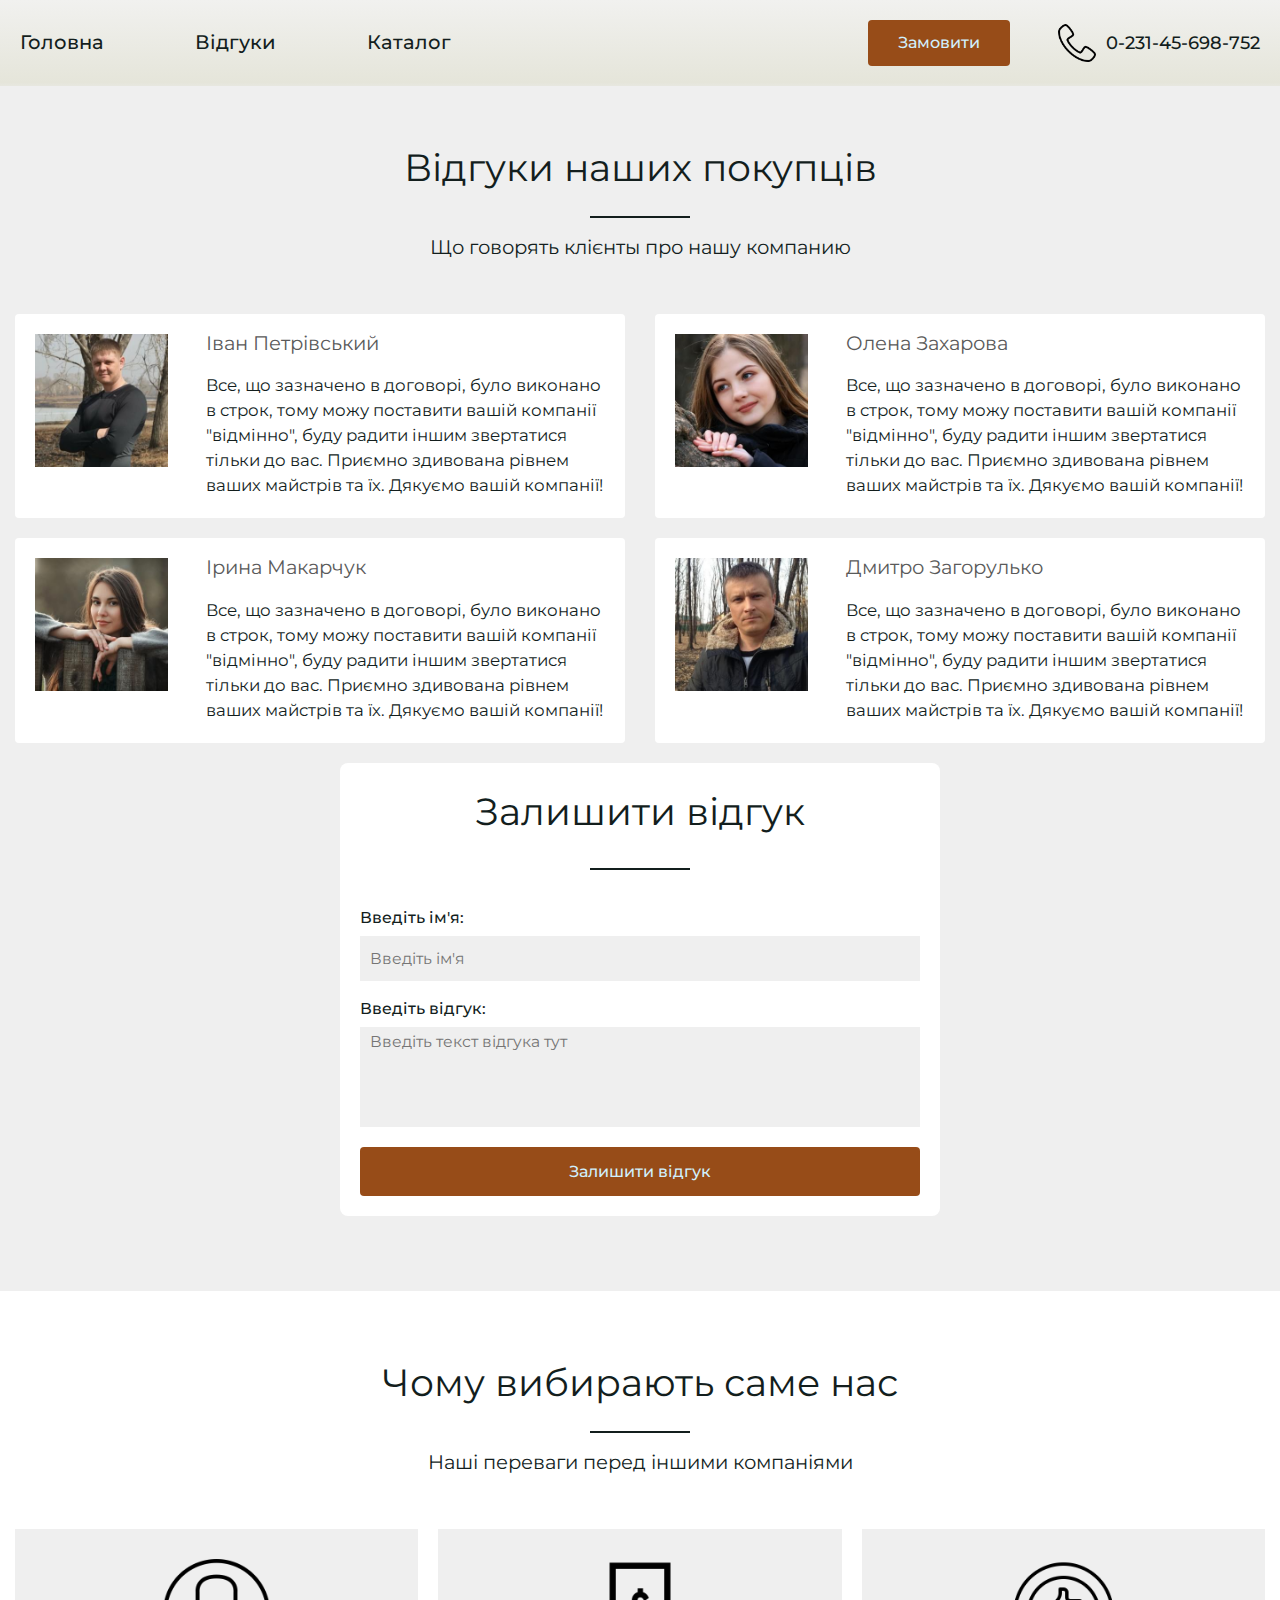
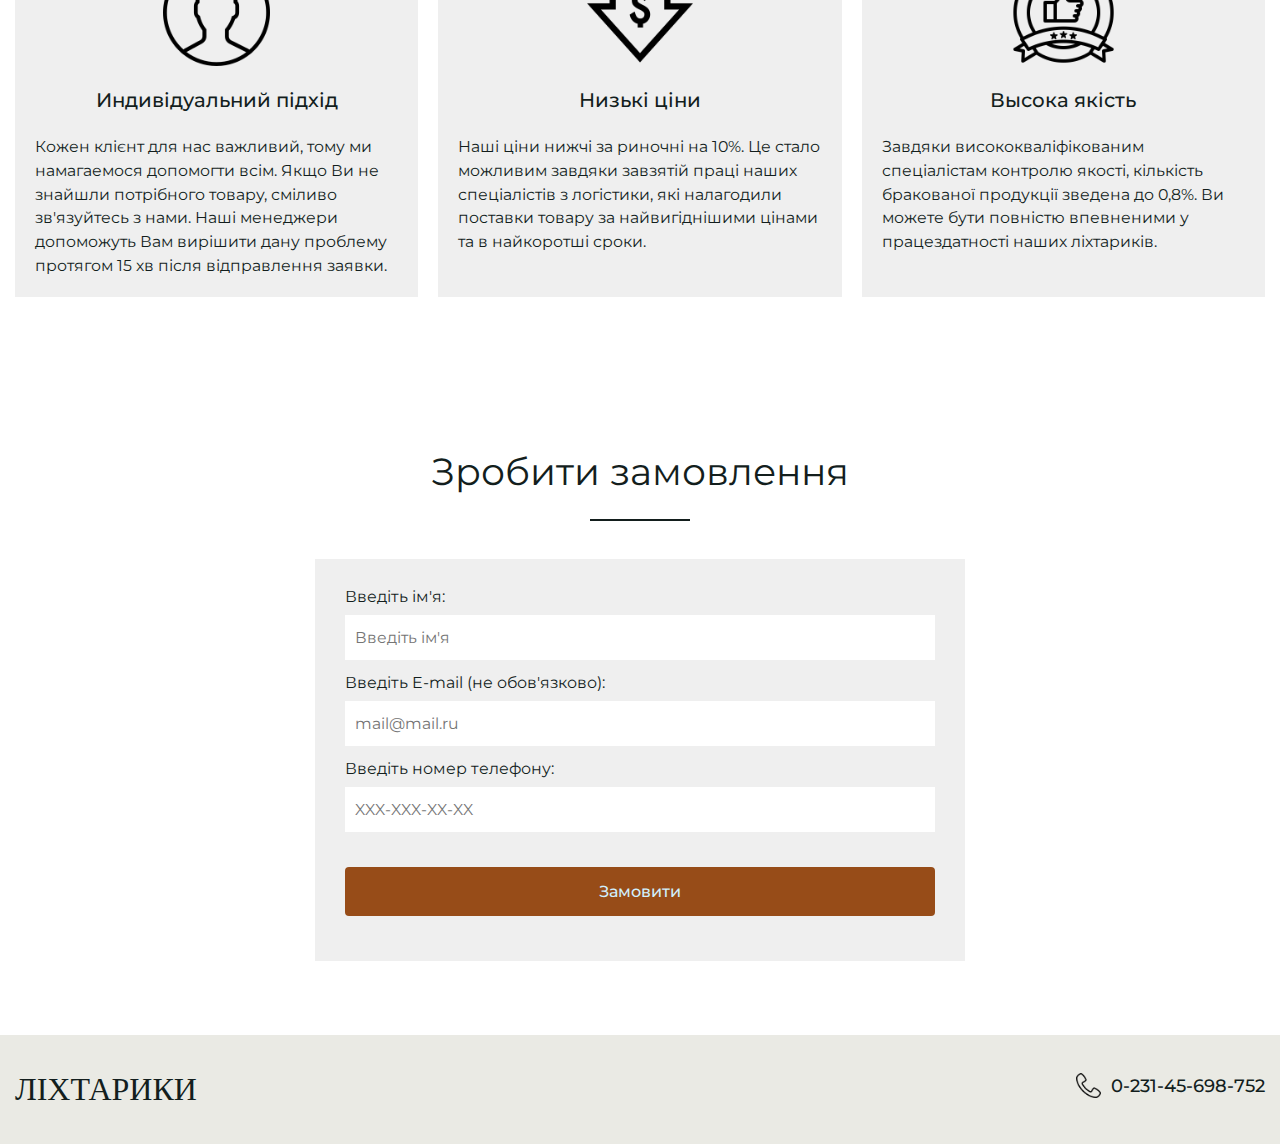
<file: reviews.html>
<!DOCTYPE html>
<html lang="ru">

<head>
	<title>Відгуки</title>
	<meta charset="UTF-8">
	<meta name="format-detection" content="telephone=no">
	<!-- <style>body{opacity: 0;}</style> -->
	<link rel="stylesheet" href="css/style.min.css?_v=20220407163545">
	<link rel="shortcut icon" href="favicon.ico">
	<!-- <meta name="robots" content="noindex, nofollow"> -->
	<meta name="viewport" content="width=device-width, initial-scale=1.0">
</head>

<body>
	<div class="wrapper">
		<header data-scroll-show="500" class="header">
			<div class="header__container">
				<div class="header__top top-header">
					<div class="top-header__left left-header">
						<div class="left-header__menu menu">
							<button type="button" class=" icon-menu"><span></span></button>
							<nav class="menu__body">
								<ul class="menu__list">
									<li class="menu__item"><a href="index.html" class="menu__link">Головна</a></li>
									<li class="menu__item"><a href="reviews.html" class="menu__link">Відгуки</a></li>
									<li class="menu__item"><a href="catalog.html" class="menu__link">Каталог</a></li>
								</ul>
							</nav>
						</div>
					</div>
					<div class="top-header__logo">
						<a href="#" class="header__logo"><img data-src="#" alt=""></a>
					</div>
					<div class="top-header__right right-header">
						<a href="" data-goto=".zayavka" class="right-header__button button">Замовити</a>
						<div data-da=".menu__body,765" class="right-header__phone">
							<img class="right-header__icon" src="img/icons/phone.png" alt="">
							<a href="tel:023145698752" class="right-header__number">0-231-45-698-752</a>
						</div>
					</div>

				</div>

			</div>
		</header>
		<main class="page">
			<section class="reviews reviews_padding-top" id="reviews">
				<div class="reviews__container">
					<h2 class="reviews__title">
						Відгуки наших покупців
					</h2>
					<h3 class="reviews__subtitle">
						Що говорять клієнты про нашу компанию
					</h3>
					<div class="reviews__body body-reviews">
						<div class="body-reviews__item ">
							<div class="item-body-reviews">
								<div class="item-body-reviews__left">
									<div class="item-body-reviews__image-ibg"><img src="img/reviews/01.jpg" alt=""></div>
								</div>
								<div class="item-body-reviews__right">
									<div class="item-body-reviews__name">
										Іван Петрівський
									</div>
									<div class="item-body-reviews__text">
										Все, що зазначено в договорі, було виконано в строк, тому можу поставити вашій компанії
										"відмінно",
										буду радити іншим звертатися тільки до вас. Приємно здивована рівнем ваших майстрів та їх.
										Дякуємо
										вашій компанії!
									</div>
								</div>
							</div>
						</div>
						<div class="body-reviews__item ">
							<div class="item-body-reviews">
								<div class="item-body-reviews__left">
									<div class="item-body-reviews__image-ibg"><img src="img/reviews/02.jpg" alt=""></div>
								</div>
								<div class="item-body-reviews__right">
									<div class="item-body-reviews__name">
										Олена Захарова
									</div>
									<div class="item-body-reviews__text">
										Все, що зазначено в договорі, було виконано в строк, тому можу поставити вашій компанії
										"відмінно",
										буду радити іншим звертатися тільки до вас. Приємно здивована рівнем ваших майстрів та їх.
										Дякуємо
										вашій компанії!
									</div>
								</div>
							</div>
						</div>
						<div class="body-reviews__item ">
							<div class="item-body-reviews">
								<div class="item-body-reviews__left">
									<div class="item-body-reviews__image-ibg"><img src="img/reviews/03.jpg" alt=""></div>
								</div>
								<div class="item-body-reviews__right">
									<div class="item-body-reviews__name">
										Ірина Макарчук
									</div>
									<div class="item-body-reviews__text">
										Все, що зазначено в договорі, було виконано в строк, тому можу поставити вашій компанії
										"відмінно",
										буду радити іншим звертатися тільки до вас. Приємно здивована рівнем ваших майстрів та їх.
										Дякуємо
										вашій компанії!
									</div>
								</div>
							</div>
						</div>
						<div class="body-reviews__item ">
							<div class="item-body-reviews">
								<div class="item-body-reviews__left">
									<div class="item-body-reviews__image-ibg"><img src="img/reviews/04.jpg" alt=""></div>
								</div>
								<div class="item-body-reviews__right">
									<div class="item-body-reviews__name">
										Дмитро Загорулько
									</div>
									<div class="item-body-reviews__text">
										Все, що зазначено в договорі, було виконано в строк, тому можу поставити вашій компанії
										"відмінно",
										буду радити іншим звертатися тільки до вас. Приємно здивована рівнем ваших майстрів та їх.
										Дякуємо
										вашій компанії!
									</div>
								</div>
							</div>
						</div>
					</div>
					<div class="reviews__wrapper-form reviews__wrapper-form_no-pading">
						<form action="#" class="reviews__form form-reviews">
							<h3 class="form-reviews__title title">
								Залишити відгук
							</h3>
							<div class=" form-reviews__line">
								<label for="name-review" class=" form-reviews__label">Введіть ім'я:</label>
								<input id="name-review" type="text" placeholder="Введіть ім'я" class=" form-reviews__input">
							</div>
							<!-- <div class="form-reviews__line">
								<label for="email" class="form-reviews__label">Введите E-mail:</label>
								<input id="email" type="email" placeholder="mail@mail.ru"
									class="form-reviews__input">
							</div> -->
							<div class="form-reviews__line">
								<label for="text-review" class="form-reviews__label">Введіть відгук:</label>
								<textarea autocomplete="off" id="text-review" name="form[]" placeholder="Введіть текст відгука тут" class="form-reviews__input"></textarea>
							</div>
							<div class="form-reviews__line">
								<button class="form-reviews__button button">Залишити відгук</button>
							</div>
						</form>
					</div>
				</div>
			</section>
			<section id="advantage" class="advantage advantage_rev">
				<div class="advantage__container">
					<h2 class="advantage__title">
						Чому вибирають саме нас
					</h2>
					<h3 class="advantage__subtitle">
						Наші переваги перед іншими компаніями
					</h3>
					<div class="advantage__body body-advantage">
						<div class="body-advantage__item">
							<div class="body-advantage__content body-advantage__content_rev content-body-advantage">
								<div class="content-body-advantage__image-ibg"><img src="img/advantage/01.png" alt=""></div>
								<div class="content-body-advantage__title">
									Индивідуальний підхід
								</div>
								<p class="content-body-advantage__text">
									Кожен клієнт для нас важливий, тому ми намагаемося допомогти всім.
									Якщо Ви не знайшли потрібного товару, сміливо
									зв'язуйтесь з нами.
									Наші менеджери допоможуть Вам вирішити дану проблему протягом 15 хв після відправлення
									заявки.
								</p>
							</div>
						</div>
						<div class="body-advantage__item">
							<div class="body-advantage__content body-advantage__content_rev content-body-advantage">
								<div class="content-body-advantage__image-ibg"><img src="img/advantage/02.png" alt=""></div>
								<div class="content-body-advantage__title">
									Низькі ціни
								</div>
								<p class="content-body-advantage__text">
									Наші ціни нижчі за риночні на 10%. Це стало можливим завдяки завзятій праці наших
									спеціалістів з
									логістики, які налагодили поставки товару за найвигіднішими цінами та в найкоротші сроки.
								</p>
							</div>
						</div>
						<div class="body-advantage__item">
							<div class="body-advantage__content body-advantage__content_rev content-body-advantage">
								<div class="content-body-advantage__image-ibg"><img src="img/advantage/03.png" alt=""></div>
								<div class="content-body-advantage__title">
									Высока якість
								</div>
								<p class="content-body-advantage__text">
									Завдяки висококваліфікованим спеціалістам контролю якості, кількість бракованої продукції
									зведена до
									0,8%.
									Ви можете бути повністю впевненими у працездатності наших ліхтариків.
								</p>
							</div>
						</div>
					</div>
				</div>
			</section>
			<section class="zayavka">
				<div class="zayavka__container">
					<h2 class="zayavka__title">
						Зробити замовлення
					</h2>
					<form action="#" class="zayavka__form form-zayavka">
						<div class="form-zayavka__line">
							<label for="name" class="form-zayavka__label">Введіть ім'я:</label>
							<input id="name" type="text" placeholder="Введіть ім'я" class="form-zayavka__input">
						</div>
						<div class="form-zayavka__line">
							<label for="email" class="form-zayavka__label">Введіть E-mail (не обов'язково):</label>
							<input id="email" type="email" placeholder="mail@mail.ru" class="form-zayavka__input">
						</div>
						<div class="form-zayavka__line">
							<label for="tel" class="form-zayavka__label">Введіть номер телефону:</label>
							<input id="tel" type="text" placeholder="XXX-XXX-XX-XX" class="form-zayavka__input">
						</div>
						<div class="form-zayavka__line">
							<button class="form-zayavka__button button">Замовити</button>
						</div>
						<div class="form-zayavka__line">
						</div>

					</form>
				</div>
			</section>
		</main>
		<footer class="footer">
			<div class="footer__container">
				<div class="footer__left left-footer">
					<div class="left-footer__logo">
						<a href="index.html">ЛІХТАРИКИ</a>
					</div>
				</div>
				<div class="footer__right right-footer ">
					<div class="right-footer__phone">
						<img class="right-footer__icon" src="img/icons/phone.png" alt="">
						<a href="tel:023145698752" class="right-footer__number">0-231-45-698-752</a>
					</div>
				</div>
			</div>
		</footer>
	</div>
	<div id="popup" aria-hidden="true" class="popup">
		<div class="popup__wrapper">
			<div class="popup__content">
				<button data-close type="button" class="popup__close">Закрыть</button>
				<div class="popup__text">

				</div>
			</div>
		</div>
	</div>
	<script src="js/app.min.js?_v=20220407163545"></script>
</body>

</html>
</file>
<file: css/style.min.css>
@charset "UTF-8";@font-face{font-family:Montserrat;font-display:swap;src:url(../fonts/Montserrat-Bold.woff2) format("woff2"),url(../fonts/Montserrat-Bold.woff) format("woff");font-weight:700;font-style:normal}@font-face{font-family:Montserrat;font-display:swap;src:url(../fonts/Montserrat-Medium.woff2) format("woff2"),url(../fonts/Montserrat-Medium.woff) format("woff");font-weight:500;font-style:normal}@font-face{font-family:Montserrat;font-display:swap;src:url(../fonts/Montserrat-Regular.woff2) format("woff2"),url(../fonts/Montserrat-Regular.woff) format("woff");font-weight:400;font-style:normal}@font-face{font-family:Montserrat;font-display:swap;src:url(../fonts/Montserrat-SemiBold.woff2) format("woff2"),url(../fonts/Montserrat-SemiBold.woff) format("woff");font-weight:600;font-style:normal}@font-face{font-family:OpenSans;font-display:swap;src:url(../fonts/OpenSans-SemiBold.woff2) format("woff2"),url(../fonts/OpenSans-SemiBold.woff) format("woff");font-weight:600;font-style:normal}*{padding:0;margin:0;border:0}*,:after,:before{-webkit-box-sizing:border-box;box-sizing:border-box}body,html{height:100%;min-width:320px}body{color:#131e1d;line-height:1;font-family:Montserrat;font-size:1rem;-ms-text-size-adjust:100%;-moz-text-size-adjust:100%;-webkit-text-size-adjust:100%;-webkit-font-smoothing:antialiased;-moz-osx-font-smoothing:grayscale}button,input,textarea{font-family:Montserrat;font-size:inherit}button{cursor:pointer;color:inherit;background-color:inherit}a{color:inherit}a:link,a:visited{text-decoration:none}a:hover{text-decoration:none}ul li{list-style:none}img{vertical-align:top}h1,h2,h3,h4,h5,h6{font-weight:inherit;font-size:inherit}.lock body{overflow:hidden;-ms-touch-action:none;touch-action:none}.wrapper{min-height:100%;display:-webkit-box;display:-ms-flexbox;display:flex;-webkit-box-orient:vertical;-webkit-box-direction:normal;-ms-flex-direction:column;flex-direction:column;overflow:hidden}.wrapper>main{-webkit-box-flex:1;-ms-flex:1 1 auto;flex:1 1 auto}.wrapper>*{min-width:0}[class*=__container]{max-width:85.625rem;-webkit-box-sizing:content-box;box-sizing:content-box;margin:0 auto;padding:0 .9375rem}body::after{content:"";background-color:rgba(0,0,0,.5);position:fixed;width:100%;height:100%;top:0;left:0;opacity:0;-webkit-transition:opacity .8s ease 0s;-o-transition:opacity .8s ease 0s;transition:opacity .8s ease 0s;pointer-events:none;z-index:149}body.popup-show::after{opacity:1}.popup{position:fixed;top:0;left:0;bottom:0;right:0;padding:30px 10px;-webkit-transition:visibility .8s ease 0s;-o-transition:visibility .8s ease 0s;transition:visibility .8s ease 0s;visibility:hidden;pointer-events:none}.popup_show{z-index:150;visibility:visible;overflow:auto;pointer-events:auto}.popup_show .popup__content{visibility:visible;-webkit-transform:scale(1);-ms-transform:scale(1);transform:scale(1)}.popup__wrapper{display:-webkit-box;display:-ms-flexbox;display:flex;-webkit-box-orient:vertical;-webkit-box-direction:normal;-ms-flex-direction:column;flex-direction:column;-webkit-box-align:center;-ms-flex-align:center;align-items:center;min-height:100%;-webkit-box-flex:1;-ms-flex:1 1 auto;flex:1 1 auto;width:100%;display:flex;-webkit-box-pack:center;-ms-flex-pack:center;justify-content:center;align-items:center}.popup__content{visibility:hidden;-webkit-transform:scale(0);-ms-transform:scale(0);transform:scale(0);-webkit-transition:-webkit-transform .3s ease 0s;transition:-webkit-transform .3s ease 0s;-o-transition:transform .3s ease 0s;transition:transform .3s ease 0s;transition:transform .3s ease 0s,-webkit-transform .3s ease 0s;background-color:#eee;padding:20px;width:100%;max-width:900px;border-radius:20px}.lock .popup__content{visibility:visible}.tabs__navigation{display:-webkit-box;display:-ms-flexbox;display:flex;-ms-flex-wrap:wrap;flex-wrap:wrap;position:relative}.tabs__navigation::after{content:"";width:100%;height:2px;background-color:rgba(235,235,229,.801);position:absolute;bottom:0;left:0}.tabs__title{padding:.625rem 0;font-weight:500;position:relative;z-index:1}.tabs__title._tab-active{color:#974c18}.tabs__title._tab-active::after{content:"";width:100%;height:2px;background-color:#974c18;position:absolute;bottom:0;left:0;z-index:2}.tabs__content{padding:1.5625rem 0}.tabs__body{background-color:#efefef;padding:0 1.875rem;border-radius:8px}[data-fullscreen]{min-height:100vh}.touch [data-fullscreen]{min-height:calc(var(--vh,1vh) * 100)}[class*=-ibg]{position:relative}[class*=-ibg] img{position:absolute;width:100%;height:100%;top:0;left:0;-o-object-fit:cover;object-fit:cover}[class*=-ibg_contain] img{-o-object-fit:contain;object-fit:contain}.button{display:-webkit-inline-box;display:-ms-inline-flexbox;display:inline-flex;-webkit-box-align:center;-ms-flex-align:center;align-items:center;-webkit-box-pack:center;-ms-flex-pack:center;justify-content:center;padding:15px 30px;background-color:#974c18;-ms-flex-item-align:center;-ms-grid-row-align:center;align-self:center;border-radius:4px;color:#d1f0fd;-webkit-transition:all .2s ease 0s;-o-transition:all .2s ease 0s;transition:all .2s ease 0s;font-weight:500}.title{text-align:center;margin-bottom:20px;position:relative;line-height:1.5;z-index:5}.title::after{content:"";display:block;width:100px;height:2px;margin:0 auto;background-color:#131e1d;position:relative;z-index:5}.header{position:absolute;width:100%;top:0;left:0;z-index:6;background:#f1f1ef;background:-webkit-gradient(linear,left top,left bottom,from(#f1f1ef),color-stop(96%,#e5e5da),to(rgba(218,218,199,.3729866947)));background:-o-linear-gradient(top,#f1f1ef 0,#e5e5da 96%,rgba(218,218,199,.3729866947) 100%);background:linear-gradient(180deg,#f1f1ef 0,#e5e5da 96%,rgba(218,218,199,.3729866947) 100%);padding:10px 0}.header__top{padding:.625rem .3125rem}.header._header-scroll{position:fixed;top:-200px}.header._header-show{top:0;-webkit-transition:all .2s ease 0s;-o-transition:all .2s ease 0s;transition:all .2s ease 0s}.top-header{display:-webkit-box;display:-ms-flexbox;display:flex;-webkit-box-align:center;-ms-flex-align:center;align-items:center;-ms-flex-wrap:wrap;flex-wrap:wrap}.top-header__left{-webkit-box-flex:1;-ms-flex:1 1 auto;flex:1 1 auto;padding-right:10px}.menu__list{display:-webkit-box;display:-ms-flexbox;display:flex;-webkit-box-align:center;-ms-flex-align:center;align-items:center;-ms-flex-wrap:wrap;flex-wrap:wrap;width:100%}.menu__link{-webkit-transition:all .2s ease 0s;-o-transition:all .2s ease 0s;transition:all .2s ease 0s;border-bottom:1px solid transparent;padding-bottom:5px;padding-top:5px;font-weight:500}.right-header{display:-webkit-box;display:-ms-flexbox;display:flex;-webkit-column-gap:50px;-moz-column-gap:50px;column-gap:50px;-ms-flex-item-align:stretch;-ms-grid-row-align:stretch;align-self:stretch}.right-header__phone{display:-webkit-box;display:-ms-flexbox;display:flex;row-gap:10px;-webkit-box-pack:center;-ms-flex-pack:center;justify-content:center;-webkit-box-align:center;-ms-flex-align:center;align-items:center;-webkit-column-gap:10px;-moz-column-gap:10px;column-gap:10px}.right-header__phone:hover .right-header__icon{-webkit-animation:tuda-suda 1s infinite ease;animation:tuda-suda 1s infinite ease}.right-header__phone p{font-weight:500}.right-header__icon{max-width:38px}.right-header__number{font-size:1.125rem;font-weight:500;-webkit-transition:all .2s ease 0s;-o-transition:all .2s ease 0s;transition:all .2s ease 0s}@-webkit-keyframes tuda-suda{0%{-webkit-transform:rotate(0);transform:rotate(0)}50%{-webkit-transform:rotate(5deg);transform:rotate(5deg)}100%{-webkit-transform:rotate(0);transform:rotate(0)}}@keyframes tuda-suda{0%{-webkit-transform:rotate(0);transform:rotate(0)}50%{-webkit-transform:rotate(5deg);transform:rotate(5deg)}100%{-webkit-transform:rotate(0);transform:rotate(0)}}.icon-menu{display:none}.footer{background-color:#eaeae4}.footer__container{display:-webkit-box;display:-ms-flexbox;display:flex;-ms-flex-wrap:wrap;flex-wrap:wrap}.footer__left{-webkit-box-flex:1;-ms-flex:1 1 auto;flex:1 1 auto}.left-footer__logo{font-weight:400;font-size:2rem;font-family:"Open Sans"}.right-footer__phone{display:-webkit-box;display:-ms-flexbox;display:flex;row-gap:10px;-webkit-box-pack:center;-ms-flex-pack:center;justify-content:center;-webkit-box-align:center;-ms-flex-align:center;align-items:center;-webkit-column-gap:10px;-moz-column-gap:10px;column-gap:10px}.right-footer__phone:hover .right-footer__icon{-webkit-animation:tuda-suda 1s infinite linear;animation:tuda-suda 1s infinite linear}.right-footer__phone p{font-weight:500}.right-footer__icon{max-width:25px}.right-footer__number{font-size:1.125rem;font-weight:500;-webkit-transition:all .2s ease 0s;-o-transition:all .2s ease 0s;transition:all .2s ease 0s}.start{color:#bfdbde;text-shadow:0 0 3px rgba(0,0,0,.63);background:url(../img/start/bg.png) 0 0/cover no-repeat;position:relative;z-index:5}.start::after{content:"";width:100%;height:100%;background:-webkit-gradient(linear,left top,left bottom,from(rgba(0,0,0,.8)),to(rgba(44,46,46,.8)));background:-o-linear-gradient(top,rgba(0,0,0,.8) 0,rgba(44,46,46,.8) 100%);background:linear-gradient(180deg,rgba(0,0,0,.8) 0,rgba(44,46,46,.8) 100%);position:absolute;top:0;left:0;z-index:1}.start__container{display:-webkit-box;display:-ms-flexbox;display:flex;-webkit-box-orient:vertical;-webkit-box-direction:normal;-ms-flex-direction:column;flex-direction:column}.start__title{line-height:1;position:relative;z-index:5;margin-bottom:1.25rem}.start__title::after{content:"";display:block;width:130px;height:2px;background-color:#bfdbde}.start__text{position:relative;z-index:5;line-height:1.5}.start__text_bottom{text-align:center;font-size:.875rem}.start__button{position:relative;z-index:5}.start__button:hover{color:#3f4261}.start__down{display:block;-ms-flex-item-align:center;-ms-grid-row-align:center;align-self:center;position:absolute;bottom:65px;left:50%;-webkit-transform:translate(-50%,0);-ms-transform:translate(-50%,0);transform:translate(-50%,0);z-index:5;max-width:50px;cursor:pointer}.start__down img{width:100%;-webkit-animation:up-down 1.2s infinite ease;animation:up-down 1.2s infinite ease}@-webkit-keyframes up-down{0%{-webkit-transform:translate(0,0);transform:translate(0,0)}50%{-webkit-transform:translate(0,10px);transform:translate(0,10px)}100%{-webkit-transform:translate(0,0);transform:translate(0,0)}}@keyframes up-down{0%{-webkit-transform:translate(0,0);transform:translate(0,0)}50%{-webkit-transform:translate(0,10px);transform:translate(0,10px)}100%{-webkit-transform:translate(0,0);transform:translate(0,0)}}.advantage{background-color:#efefef}.advantage_rev{background-color:#fff}.advantage__title{text-align:center;margin-bottom:20px}.advantage__title::after{content:"";display:block;width:100px;height:2px;margin:0 auto;background-color:#131e1d}.advantage__subtitle{text-align:center}.advantage__body{display:-webkit-box;display:-ms-flexbox;display:flex;-ms-flex-wrap:wrap;flex-wrap:wrap;margin:0 -10px}.body-advantage__item{display:-webkit-box;display:-ms-flexbox;display:flex;-webkit-box-orient:vertical;-webkit-box-direction:normal;-ms-flex-direction:column;flex-direction:column;padding:10px 10px;-webkit-box-flex:1;-ms-flex:1 1 380px;flex:1 1 380px}.body-advantage__content{height:100%;display:-webkit-box;display:-ms-flexbox;display:flex;-webkit-box-orient:vertical;-webkit-box-direction:normal;-ms-flex-direction:column;flex-direction:column;gap:20px;padding:20px;background-color:#fff}.body-advantage__content_rev{background-color:#efefef}.content-body-advantage__image-ibg{margin-top:10px;padding-bottom:6.6666666667em}.content-body-advantage__image-ibg img{-o-object-fit:contain;object-fit:contain}.content-body-advantage__title{line-height:1.5;text-align:center;font-weight:500}.content-body-advantage__text{line-height:1.5}.catalog{background:url(../img/catalog/bg.jpg) 0 0/cover no-repeat;position:relative;z-index:5}.catalog__container::after{content:"";width:100%;height:100%;background:-webkit-gradient(linear,left top,left bottom,from(rgba(0,0,0,.8)),to(rgba(44,46,46,.8)));background:-o-linear-gradient(top,rgba(0,0,0,.8) 0,rgba(44,46,46,.8) 100%);background:linear-gradient(180deg,rgba(0,0,0,.8) 0,rgba(44,46,46,.8) 100%);position:absolute;top:0;left:0;z-index:1}.catalog__title{text-align:center;margin-bottom:20px;color:#bfdbde;position:relative;z-index:5}.catalog__title::after{content:"";display:block;width:100px;height:2px;margin:0 auto;background-color:#bfdbde;position:relative;z-index:5}.catalog__subtitle{text-align:center;color:#bfdbde;position:relative;z-index:5}.catalog__body{position:relative;z-index:5}.body-catalog{display:-webkit-box;display:-ms-flexbox;display:flex;-ms-flex-wrap:wrap;flex-wrap:wrap;margin:0 -10px}.body-catalog__item{-webkit-box-flex:1;-ms-flex:1 0 33.33%;flex:1 0 33.33%;padding:10px;min-width:300px}.item-body-catalog{display:-webkit-box;display:-ms-flexbox;display:flex;-ms-flex-wrap:wrap;flex-wrap:wrap;-webkit-box-orient:vertical;-webkit-box-direction:normal;-ms-flex-direction:column;flex-direction:column;gap:20px;background-color:#fff;padding:20px;border-radius:6px;height:100%;overflow:hidden;-webkit-transition:all .3s ease 0s;-o-transition:all .3s ease 0s;transition:all .3s ease 0s}.item-body-catalog__image-ibg{padding-bottom:60%}.item-body-catalog__image-ibg img{border-radius:4px}.item-body-catalog__title{font-weight:500}.item-body-catalog__text{line-height:1.5;-webkit-box-flex:1;-ms-flex:1 1 auto;flex:1 1 auto}.item-body-catalog__price{-ms-flex-item-align:center;-ms-grid-row-align:center;align-self:center}.item-body-catalog__button{-ms-flex-item-align:stretch;-ms-grid-row-align:stretch;align-self:stretch;-webkit-transform:translate(0,200%);-ms-transform:translate(0,200%);transform:translate(0,200%);-webkit-transition:all .2s ease 0s;-o-transition:all .2s ease 0s;transition:all .2s ease 0s}.item-body-catalog:hover{background-color:#a3a1a1;color:rgba(255,255,255,.747);cursor:pointer;-webkit-transform:scale(101%);-ms-transform:scale(101%);transform:scale(101%)}.item-body-catalog:hover .item-body-catalog__button{-webkit-transform:translate(0,0);-ms-transform:translate(0,0);transform:translate(0,0)}.quostions__container{display:-webkit-box;display:-ms-flexbox;display:flex;-webkit-box-orient:vertical;-webkit-box-direction:normal;-ms-flex-direction:column;flex-direction:column;text-align:center}.quostions__button{padding:15px 100px}.reviews{background-color:#efefef}.reviews__title{text-align:center;margin-bottom:20px}.reviews__title::after{content:"";display:block;width:100px;height:2px;margin:0 auto;background-color:#131e1d}.reviews__subtitle{text-align:center}.reviews__body{margin:0 -15px}.body-reviews{display:-webkit-box;display:-ms-flexbox;display:flex;-ms-flex-wrap:wrap;flex-wrap:wrap}.body-reviews__item{-webkit-box-flex:1;-ms-flex:1 1 50%;flex:1 1 50%;min-width:400px;padding:10px 15px}.item-body-reviews{background-color:#fff;border-radius:4px;padding:20px;display:-webkit-box;display:-ms-flexbox;display:flex}.item-body-reviews__left{-webkit-box-flex:1;-ms-flex:1 1 25%;flex:1 1 25%}.item-body-reviews__image-ibg{padding-bottom:100%}.item-body-reviews__right{-webkit-box-flex:1;-ms-flex:1 1 75%;flex:1 1 75%}.item-body-reviews__name{font-weight:400;color:#5a5a5a;margin-bottom:20px}.item-body-reviews__text{line-height:1.5}.zayavka__title{text-align:center}.zayavka__title::after{content:"";display:block;width:100px;height:2px;margin:0 auto;background-color:#131e1d}.zayavka__form{background-color:#efefef;padding:30px;max-width:650px;margin:0 auto}.form-zayavka{display:-webkit-box;display:-ms-flexbox;display:flex;-webkit-box-orient:vertical;-webkit-box-direction:normal;-ms-flex-direction:column;flex-direction:column;gap:15px}.form-zayavka__line{display:-webkit-box;display:-ms-flexbox;display:flex;-webkit-box-orient:vertical;-webkit-box-direction:normal;-ms-flex-direction:column;flex-direction:column;gap:10px}.form-zayavka__input{min-height:45px;padding:5px 10px}.form-zayavka__input:focus{outline:0;-webkit-transform:scale(103%);-ms-transform:scale(103%);transform:scale(103%)}.form-zayavka__input::-webkit-input-placeholder{-webkit-transition:all .5s ease 0s;transition:all .5s ease 0s}.form-zayavka__input::-moz-placeholder{-moz-transition:all .5s ease 0s;transition:all .5s ease 0s}.form-zayavka__input:-ms-input-placeholder{-ms-transition:all .5s ease 0s;transition:all .5s ease 0s}.form-zayavka__input::-ms-input-placeholder{-ms-transition:all .5s ease 0s;transition:all .5s ease 0s}.form-zayavka__input::placeholder{-webkit-transition:all .5s ease 0s;-o-transition:all .5s ease 0s;transition:all .5s ease 0s}.form-zayavka__input:focus::-webkit-input-placeholder{-webkit-transform:translate(50px);transform:translate(50px);opacity:0}.form-zayavka__input:focus::-moz-placeholder{transform:translate(50px);opacity:0}.form-zayavka__input:focus:-ms-input-placeholder{-ms-transform:translate(50px);transform:translate(50px);opacity:0}.form-zayavka__input:focus::-ms-input-placeholder{-ms-transform:translate(50px);transform:translate(50px);opacity:0}.form-zayavka__input:focus::placeholder{-webkit-transform:translate(50px);-ms-transform:translate(50px);transform:translate(50px);opacity:0}.form-zayavka__button{margin-top:20px;-ms-flex-item-align:stretch;-ms-grid-row-align:stretch;align-self:stretch}.form-zayavka__confiden{line-height:1.5}.form-zayavka__confiden a{text-decoration:underline;-webkit-transition:all .2s ease 0s;-o-transition:all .2s ease 0s;transition:all .2s ease 0s}.page-product__body{background:-webkit-gradient(linear,left top,left bottom,from(rgba(0,0,0,.8)),to(rgba(44,46,46,.8)));background:-o-linear-gradient(top,rgba(0,0,0,.8) 0,rgba(44,46,46,.8) 100%);background:linear-gradient(180deg,rgba(0,0,0,.8) 0,rgba(44,46,46,.8) 100%)}.product-body__container{display:-webkit-box;display:-ms-flexbox;display:flex;-webkit-box-align:center;-ms-flex-align:center;align-items:center}.product-body__slider{-webkit-box-flex:1;-ms-flex:1 1 50%;flex:1 1 50%;border-radius:8px;-webkit-box-shadow:0 0 5px rgba(0,0,0,.3);box-shadow:0 0 5px rgba(0,0,0,.3)}.product-body__slide img{width:100%}.product-body__price{position:relative;z-index:5;-webkit-box-flex:1;-ms-flex:1 1 50%;flex:1 1 50%;display:-webkit-box;display:-ms-flexbox;display:flex;-webkit-box-orient:vertical;-webkit-box-direction:normal;-ms-flex-direction:column;flex-direction:column;padding:10px 20px;-webkit-box-shadow:0 0 5px rgba(0,0,0,.3);box-shadow:0 0 5px rgba(0,0,0,.3);border-radius:8px;margin-left:20px;background-color:#eaeae4}.product-body__title{line-height:1.5;font-weight:500}.product-body__number{text-align:center;color:#974c18;display:-webkit-box;display:-ms-flexbox;display:flex;-webkit-box-align:center;-ms-flex-align:center;align-items:center;-webkit-box-pack:center;-ms-flex-pack:center;justify-content:center;row-gap:20px}.product-body__number span{color:#da2424;font-weight:700;text-decoration:line-through}.product-body__number b{font-weight:700;color:#1ea01e}.product-body__subnumber{font-style:italic;font-weight:500;text-align:center}.product-body__button{-ms-flex-item-align:stretch;-ms-grid-row-align:stretch;align-self:stretch;margin-bottom:20px}.swiper{background-color:#fff}.description-product-body__title{font-weight:500;line-height:1.5}.description-product-body__text{line-height:1.5}.description-product-body__text span{font-weight:700}.description-product-body__list{display:-webkit-box;display:-ms-flexbox;display:flex;-webkit-box-orient:vertical;-webkit-box-direction:normal;-ms-flex-direction:column;flex-direction:column}.description-product-body__item:last-child{font-weight:600}.charachteristic__body{display:-webkit-box;display:-ms-flexbox;display:flex;-ms-flex-wrap:wrap;flex-wrap:wrap}.body-charachteristic{margin:0 -15px}.body-charachteristic__item{-webkit-box-flex:1;-ms-flex:1 0 50%;flex:1 0 50%;padding:15px}.item-body-charachteristic{display:-webkit-box;display:-ms-flexbox;display:flex;-webkit-box-orient:vertical;-webkit-box-direction:normal;-ms-flex-direction:column;flex-direction:column}.item-body-charachteristic__line{display:-webkit-box;display:-ms-flexbox;display:flex;-ms-flex-wrap:wrap;flex-wrap:wrap;position:relative;gap:5px}.item-body-charachteristic__line::after{content:"";width:100%;height:2px;background-color:#fff;position:absolute;bottom:-15px;left:0}.item-body-charachteristic__left{-webkit-box-flex:1;-ms-flex:1 1 auto;flex:1 1 auto}.item-body-charachteristic__right{font-weight:600}.reviews__wrapper-form{padding-left:40px;padding-top:10px;-webkit-box-flex:1;-ms-flex:1 1 50%;flex:1 1 50%;-ms-flex-item-align:stretch;-ms-grid-row-align:stretch;align-self:stretch}.reviews__wrapper-form_no-pading{padding-left:0;max-width:600px;margin:0 auto}.reviews__bottom{display:-webkit-box;display:-ms-flexbox;display:flex;-webkit-box-align:start;-ms-flex-align:start;align-items:flex-start}.body-reviews_one{-webkit-box-flex:1;-ms-flex:1 1 50%;flex:1 1 50%;height:468px;overflow:auto}.body-reviews__item_one{-webkit-box-flex:1;-ms-flex:1 1 100%;flex:1 1 100%}.form-reviews{background-color:#fff;padding:20px;display:-webkit-box;display:-ms-flexbox;display:flex;-webkit-box-orient:vertical;-webkit-box-direction:normal;-ms-flex-direction:column;flex-direction:column;gap:20px;border-radius:8px}.form-reviews__line{display:-webkit-box;display:-ms-flexbox;display:flex;-webkit-box-orient:vertical;-webkit-box-direction:normal;-ms-flex-direction:column;flex-direction:column;gap:10px}.form-reviews__line textarea{width:100%;height:100px;resize:none;overflow:auto}.form-reviews__label{font-weight:500}.form-reviews__input{min-height:45px;padding:5px 10px;background-color:#efefef}.form-reviews__input:focus{outline:0;-webkit-transform:scale(103%);-ms-transform:scale(103%);transform:scale(103%)}.form-reviews__input::-webkit-input-placeholder{-webkit-transition:all .5s ease 0s;transition:all .5s ease 0s}.form-reviews__input::-moz-placeholder{-moz-transition:all .5s ease 0s;transition:all .5s ease 0s}.form-reviews__input:-ms-input-placeholder{-ms-transition:all .5s ease 0s;transition:all .5s ease 0s}.form-reviews__input::-ms-input-placeholder{-ms-transition:all .5s ease 0s;transition:all .5s ease 0s}.form-reviews__input::placeholder{-webkit-transition:all .5s ease 0s;-o-transition:all .5s ease 0s;transition:all .5s ease 0s}.form-reviews__input:focus::-webkit-input-placeholder{-webkit-transform:translate(50px);transform:translate(50px);opacity:0}.form-reviews__input:focus::-moz-placeholder{transform:translate(50px);opacity:0}.form-reviews__input:focus:-ms-input-placeholder{-ms-transform:translate(50px);transform:translate(50px);opacity:0}.form-reviews__input:focus::-ms-input-placeholder{-ms-transform:translate(50px);transform:translate(50px);opacity:0}.form-reviews__input:focus::placeholder{-webkit-transform:translate(50px);-ms-transform:translate(50px);transform:translate(50px);opacity:0}.form-reviews__button{-ms-flex-item-align:stretch;-ms-grid-row-align:stretch;align-self:stretch}.video-product__subtitle{text-align:center}.video-product__item{max-width:680px;margin:0 auto}.video-product__item iframe{width:100%;height:314px}.adv-page-product__title{text-align:center;margin-bottom:10px;padding-left:15px;padding-right:15px}.adv-page-product__title::after{content:"";display:block;width:100px;height:2px;margin:0 auto;background-color:#131e1d}.adv-page-product__line{display:-webkit-box;display:-ms-flexbox;display:flex;-webkit-box-orient:vertical;-webkit-box-direction:normal;-ms-flex-direction:column;flex-direction:column}.line-adv-page-product_negative{background-color:#ecece6}.line-adv-page-product__item{display:-webkit-box;display:-ms-flexbox;display:flex;-webkit-box-align:center;-ms-flex-align:center;align-items:center}.line-adv-page-product__image{-webkit-box-flex:1;-ms-flex:1 1 50%;flex:1 1 50%;-webkit-box-shadow:20px 10px 10px rgba(0,0,0,.3);box-shadow:20px 10px 10px rgba(0,0,0,.3);border-radius:8px}.line-adv-page-product__image_right{-webkit-box-shadow:-20px -10px 10px rgba(126,126,126,.219);box-shadow:-20px -10px 10px rgba(126,126,126,.219);margin-left:20px}.line-adv-page-product__text{-webkit-box-flex:1;-ms-flex:1 1 50%;flex:1 1 50%;padding-left:50px;font-style:italic}.line-adv-page-product__text_negative{padding-left:0}.line-adv-page-product__title{font-size:2rem;font-weight:500;line-height:1.5}.line-adv-page-product__information{line-height:1.5}.line-adv-page-product-ibg{padding-bottom:50%;height:100%}.line-adv-page-product-ibg img{width:100%;border-radius:8px}.swiper-slide__image-ibg{padding-bottom:50%;display:block}.swiper{overflow:hidden}.swiper-wrapper{width:100%;height:100%;-webkit-box-sizing:content-box;box-sizing:content-box;display:-webkit-box;display:-ms-flexbox;display:flex;position:relative}.swiper-vertical .swiper-wrapper{-webkit-box-orient:vertical;-webkit-box-direction:normal;-ms-flex-direction:column;flex-direction:column}.swiper-autoheight .swiper-wrapper{-webkit-box-align:start;-ms-flex-align:start;align-items:flex-start}.swiper-initialized .swiper-slide{-ms-flex-negative:0;flex-shrink:0}.swiper-android .swiper-slide,.swiper-android .swiper-wrapper{-webkit-transform:translate3d(0,0,0);transform:translate3d(0,0,0)}.swiper-button-lock{display:none!important}@font-face{font-family:swiper-icons;src:url("data:application/font-woff;charset=utf-8;base64, [base64]//wADZ2x5ZgAAAywAAADMAAAD2MHtryVoZWFkAAABbAAAADAAAAA2E2+eoWhoZWEAAAGcAAAAHwAAACQC9gDzaG10eAAAAigAAAAZAAAArgJkABFsb2NhAAAC0AAAAFoAAABaFQAUGG1heHAAAAG8AAAAHwAAACAAcABAbmFtZQAAA/gAAAE5AAACXvFdBwlwb3N0AAAFNAAAAGIAAACE5s74hXjaY2BkYGAAYpf5Hu/j+W2+MnAzMYDAzaX6QjD6/4//Bxj5GA8AuRwMYGkAPywL13jaY2BkYGA88P8Agx4j+/8fQDYfA1AEBWgDAIB2BOoAeNpjYGRgYNBh4GdgYgABEMnIABJzYNADCQAACWgAsQB42mNgYfzCOIGBlYGB0YcxjYGBwR1Kf2WQZGhhYGBiYGVmgAFGBiQQkOaawtDAoMBQxXjg/wEGPcYDDA4wNUA2CCgwsAAAO4EL6gAAeNpj2M0gyAACqxgGNWBkZ2D4/wMA+xkDdgAAAHjaY2BgYGaAYBkGRgYQiAHyGMF8FgYHIM3DwMHABGQrMOgyWDLEM1T9/w8UBfEMgLzE////P/5//f/V/xv+r4eaAAeMbAxwIUYmIMHEgKYAYjUcsDAwsLKxc3BycfPw8jEQA/[base64]/uznmfPFBNODM2K7MTQ45YEAZqGP81AmGGcF3iPqOop0r1SPTaTbVkfUe4HXj97wYE+yNwWYxwWu4v1ugWHgo3S1XdZEVqWM7ET0cfnLGxWfkgR42o2PvWrDMBSFj/IHLaF0zKjRgdiVMwScNRAoWUoH78Y2icB/yIY09An6AH2Bdu/UB+yxopYshQiEvnvu0dURgDt8QeC8PDw7Fpji3fEA4z/PEJ6YOB5hKh4dj3EvXhxPqH/SKUY3rJ7srZ4FZnh1PMAtPhwP6fl2PMJMPDgeQ4rY8YT6Gzao0eAEA409DuggmTnFnOcSCiEiLMgxCiTI6Cq5DZUd3Qmp10vO0LaLTd2cjN4fOumlc7lUYbSQcZFkutRG7g6JKZKy0RmdLY680CDnEJ+UMkpFFe1RN7nxdVpXrC4aTtnaurOnYercZg2YVmLN/d/gczfEimrE/fs/bOuq29Zmn8tloORaXgZgGa78yO9/cnXm2BpaGvq25Dv9S4E9+5SIc9PqupJKhYFSSl47+Qcr1mYNAAAAeNptw0cKwkAAAMDZJA8Q7OUJvkLsPfZ6zFVERPy8qHh2YER+3i/BP83vIBLLySsoKimrqKqpa2hp6+jq6RsYGhmbmJqZSy0sraxtbO3sHRydnEMU4uR6yx7JJXveP7WrDycAAAAAAAH//wACeNpjYGRgYOABYhkgZgJCZgZNBkYGLQZtIJsFLMYAAAw3ALgAeNolizEKgDAQBCchRbC2sFER0YD6qVQiBCv/H9ezGI6Z5XBAw8CBK/m5iQQVauVbXLnOrMZv2oLdKFa8Pjuru2hJzGabmOSLzNMzvutpB3N42mNgZGBg4GKQYzBhYMxJLMlj4GBgAYow/P/PAJJhLM6sSoWKfWCAAwDAjgbRAAB42mNgYGBkAIIbCZo5IPrmUn0hGA0AO8EFTQAA");font-weight:400;font-style:normal}:root{--swiper-theme-color:#007aff}.swiper{margin-left:auto;margin-right:auto;position:relative;overflow:hidden;list-style:none;padding:0;z-index:1}.swiper-vertical>.swiper-wrapper{-webkit-box-orient:vertical;-webkit-box-direction:normal;-ms-flex-direction:column;flex-direction:column}.swiper-wrapper{position:relative;width:100%;height:100%;z-index:1;display:-webkit-box;display:-ms-flexbox;display:flex;-webkit-transition-property:-webkit-transform;transition-property:-webkit-transform;-o-transition-property:transform;transition-property:transform;transition-property:transform,-webkit-transform;-webkit-box-sizing:content-box;box-sizing:content-box}.swiper-android .swiper-slide,.swiper-wrapper{-webkit-transform:translate3d(0,0,0);transform:translate3d(0,0,0)}.swiper-pointer-events{-ms-touch-action:pan-y;touch-action:pan-y}.swiper-pointer-events.swiper-vertical{-ms-touch-action:pan-x;touch-action:pan-x}.swiper-slide{-ms-flex-negative:0;flex-shrink:0;width:100%;height:100%;position:relative;-webkit-transition-property:-webkit-transform;transition-property:-webkit-transform;-o-transition-property:transform;transition-property:transform;transition-property:transform,-webkit-transform}.swiper-slide-invisible-blank{visibility:hidden}.swiper-autoheight,.swiper-autoheight .swiper-slide{height:auto}.swiper-autoheight .swiper-wrapper{-webkit-box-align:start;-ms-flex-align:start;align-items:flex-start;-webkit-transition-property:height,-webkit-transform;transition-property:height,-webkit-transform;-o-transition-property:transform,height;transition-property:transform,height;transition-property:transform,height,-webkit-transform}.swiper-3d,.swiper-3d.swiper-css-mode .swiper-wrapper{-webkit-perspective:1200px;perspective:1200px}.swiper-3d .swiper-cube-shadow,.swiper-3d .swiper-slide,.swiper-3d .swiper-slide-shadow,.swiper-3d .swiper-slide-shadow-bottom,.swiper-3d .swiper-slide-shadow-left,.swiper-3d .swiper-slide-shadow-right,.swiper-3d .swiper-slide-shadow-top,.swiper-3d .swiper-wrapper{-webkit-transform-style:preserve-3d;transform-style:preserve-3d}.swiper-3d .swiper-slide-shadow,.swiper-3d .swiper-slide-shadow-bottom,.swiper-3d .swiper-slide-shadow-left,.swiper-3d .swiper-slide-shadow-right,.swiper-3d .swiper-slide-shadow-top{position:absolute;left:0;top:0;width:100%;height:100%;pointer-events:none;z-index:10}.swiper-3d .swiper-slide-shadow{background:rgba(0,0,0,.15)}.swiper-3d .swiper-slide-shadow-left{background-image:-webkit-gradient(linear,right top,left top,from(rgba(0,0,0,.5)),to(rgba(0,0,0,0)));background-image:-o-linear-gradient(right,rgba(0,0,0,.5),rgba(0,0,0,0));background-image:linear-gradient(to left,rgba(0,0,0,.5),rgba(0,0,0,0))}.swiper-3d .swiper-slide-shadow-right{background-image:-webkit-gradient(linear,left top,right top,from(rgba(0,0,0,.5)),to(rgba(0,0,0,0)));background-image:-o-linear-gradient(left,rgba(0,0,0,.5),rgba(0,0,0,0));background-image:linear-gradient(to right,rgba(0,0,0,.5),rgba(0,0,0,0))}.swiper-3d .swiper-slide-shadow-top{background-image:-webkit-gradient(linear,left bottom,left top,from(rgba(0,0,0,.5)),to(rgba(0,0,0,0)));background-image:-o-linear-gradient(bottom,rgba(0,0,0,.5),rgba(0,0,0,0));background-image:linear-gradient(to top,rgba(0,0,0,.5),rgba(0,0,0,0))}.swiper-3d .swiper-slide-shadow-bottom{background-image:-webkit-gradient(linear,left top,left bottom,from(rgba(0,0,0,.5)),to(rgba(0,0,0,0)));background-image:-o-linear-gradient(top,rgba(0,0,0,.5),rgba(0,0,0,0));background-image:linear-gradient(to bottom,rgba(0,0,0,.5),rgba(0,0,0,0))}.swiper-css-mode>.swiper-wrapper{overflow:auto;scrollbar-width:none;-ms-overflow-style:none}.swiper-css-mode>.swiper-wrapper::-webkit-scrollbar{display:none}.swiper-css-mode>.swiper-wrapper>.swiper-slide{scroll-snap-align:start start}.swiper-horizontal.swiper-css-mode>.swiper-wrapper{-ms-scroll-snap-type:x mandatory;scroll-snap-type:x mandatory}.swiper-vertical.swiper-css-mode>.swiper-wrapper{-ms-scroll-snap-type:y mandatory;scroll-snap-type:y mandatory}.swiper-centered>.swiper-wrapper::before{content:"";-ms-flex-negative:0;flex-shrink:0;-webkit-box-ordinal-group:10000;-ms-flex-order:9999;order:9999}.swiper-centered.swiper-horizontal>.swiper-wrapper>.swiper-slide:first-child{-webkit-margin-start:var(--swiper-centered-offset-before);margin-inline-start:var(--swiper-centered-offset-before)}.swiper-centered.swiper-horizontal>.swiper-wrapper::before{height:100%;min-height:1px;width:var(--swiper-centered-offset-after)}.swiper-centered.swiper-vertical>.swiper-wrapper>.swiper-slide:first-child{-webkit-margin-before:var(--swiper-centered-offset-before);margin-block-start:var(--swiper-centered-offset-before)}.swiper-centered.swiper-vertical>.swiper-wrapper::before{width:100%;min-width:1px;height:var(--swiper-centered-offset-after)}.swiper-centered>.swiper-wrapper>.swiper-slide{scroll-snap-align:center center}.swiper-virtual.swiper-css-mode .swiper-wrapper::after{content:"";position:absolute;left:0;top:0;pointer-events:none}.swiper-virtual.swiper-css-mode.swiper-horizontal .swiper-wrapper::after{height:1px;width:var(--swiper-virtual-size)}.swiper-virtual.swiper-css-mode.swiper-vertical .swiper-wrapper::after{width:1px;height:var(--swiper-virtual-size)}:root{--swiper-navigation-size:44px}.swiper-button-next,.swiper-button-prev{position:absolute;top:50%;width:calc(var(--swiper-navigation-size)/ 44 * 27);height:var(--swiper-navigation-size);margin-top:calc(0px - var(--swiper-navigation-size)/ 2);z-index:10;cursor:pointer;display:-webkit-box;display:-ms-flexbox;display:flex;-webkit-box-align:center;-ms-flex-align:center;align-items:center;-webkit-box-pack:center;-ms-flex-pack:center;justify-content:center;color:var(--swiper-navigation-color,var(--swiper-theme-color))}.swiper-button-next.swiper-button-disabled,.swiper-button-prev.swiper-button-disabled{opacity:.35;cursor:auto;pointer-events:none}.swiper-button-next:after,.swiper-button-prev:after{font-family:swiper-icons;font-size:var(--swiper-navigation-size);text-transform:none!important;letter-spacing:0;text-transform:none;font-variant:initial;line-height:1}.swiper-button-prev,.swiper-rtl .swiper-button-next{left:10px;right:auto;background-color:transparent}.swiper-button-prev:after,.swiper-rtl .swiper-button-next:after{content:"prev"}.swiper-button-next,.swiper-rtl .swiper-button-prev{right:10px;left:auto;background-color:transparent}.swiper-button-next:after,.swiper-rtl .swiper-button-prev:after{content:"next"}.swiper-button-lock{display:none}.swiper-pagination{position:absolute;text-align:center;-webkit-transition:.3s opacity;-o-transition:.3s opacity;transition:.3s opacity;-webkit-transform:translate3d(0,0,0);transform:translate3d(0,0,0);z-index:10}.swiper-pagination.swiper-pagination-hidden{opacity:0}.swiper-horizontal>.swiper-pagination-bullets,.swiper-pagination-bullets.swiper-pagination-horizontal,.swiper-pagination-custom,.swiper-pagination-fraction{bottom:10px;left:0;width:100%}.swiper-pagination-bullets-dynamic{overflow:hidden;font-size:0}.swiper-pagination-bullets-dynamic .swiper-pagination-bullet{-webkit-transform:scale(.33);-ms-transform:scale(.33);transform:scale(.33);position:relative}.swiper-pagination-bullets-dynamic .swiper-pagination-bullet-active{-webkit-transform:scale(1);-ms-transform:scale(1);transform:scale(1)}.swiper-pagination-bullets-dynamic .swiper-pagination-bullet-active-main{-webkit-transform:scale(1);-ms-transform:scale(1);transform:scale(1)}.swiper-pagination-bullets-dynamic .swiper-pagination-bullet-active-prev{-webkit-transform:scale(.66);-ms-transform:scale(.66);transform:scale(.66)}.swiper-pagination-bullets-dynamic .swiper-pagination-bullet-active-prev-prev{-webkit-transform:scale(.33);-ms-transform:scale(.33);transform:scale(.33)}.swiper-pagination-bullets-dynamic .swiper-pagination-bullet-active-next{-webkit-transform:scale(.66);-ms-transform:scale(.66);transform:scale(.66)}.swiper-pagination-bullets-dynamic .swiper-pagination-bullet-active-next-next{-webkit-transform:scale(.33);-ms-transform:scale(.33);transform:scale(.33)}.swiper-pagination-bullet{width:var(--swiper-pagination-bullet-width,var(--swiper-pagination-bullet-size,8px));height:var(--swiper-pagination-bullet-height,var(--swiper-pagination-bullet-size,8px));display:inline-block;border-radius:50%;background:var(--swiper-pagination-bullet-inactive-color,#000);opacity:var(--swiper-pagination-bullet-inactive-opacity,.2)}button.swiper-pagination-bullet{border:none;margin:0;padding:0;-webkit-box-shadow:none;box-shadow:none;-webkit-appearance:none;-moz-appearance:none;appearance:none}.swiper-pagination-clickable .swiper-pagination-bullet{cursor:pointer}.swiper-pagination-bullet:only-child{display:none!important}.swiper-pagination-bullet-active{opacity:var(--swiper-pagination-bullet-opacity,1);background:var(--swiper-pagination-color,var(--swiper-theme-color))}.swiper-pagination-vertical.swiper-pagination-bullets,.swiper-vertical>.swiper-pagination-bullets{right:10px;top:50%;-webkit-transform:translate3d(0,-50%,0);transform:translate3d(0,-50%,0)}.swiper-pagination-vertical.swiper-pagination-bullets .swiper-pagination-bullet,.swiper-vertical>.swiper-pagination-bullets .swiper-pagination-bullet{margin:var(--swiper-pagination-bullet-vertical-gap,6px) 0;display:block}.swiper-pagination-vertical.swiper-pagination-bullets.swiper-pagination-bullets-dynamic,.swiper-vertical>.swiper-pagination-bullets.swiper-pagination-bullets-dynamic{top:50%;-webkit-transform:translateY(-50%);-ms-transform:translateY(-50%);transform:translateY(-50%);width:8px}.swiper-pagination-vertical.swiper-pagination-bullets.swiper-pagination-bullets-dynamic .swiper-pagination-bullet,.swiper-vertical>.swiper-pagination-bullets.swiper-pagination-bullets-dynamic .swiper-pagination-bullet{display:inline-block;-webkit-transition:.2s top,.2s -webkit-transform;transition:.2s top,.2s -webkit-transform;-o-transition:.2s transform,.2s top;transition:.2s transform,.2s top;transition:.2s transform,.2s top,.2s -webkit-transform}.swiper-horizontal>.swiper-pagination-bullets .swiper-pagination-bullet,.swiper-pagination-horizontal.swiper-pagination-bullets .swiper-pagination-bullet{margin:0 var(--swiper-pagination-bullet-horizontal-gap,4px)}.swiper-horizontal>.swiper-pagination-bullets.swiper-pagination-bullets-dynamic,.swiper-pagination-horizontal.swiper-pagination-bullets.swiper-pagination-bullets-dynamic{left:50%;-webkit-transform:translateX(-50%);-ms-transform:translateX(-50%);transform:translateX(-50%);white-space:nowrap}.swiper-horizontal>.swiper-pagination-bullets.swiper-pagination-bullets-dynamic .swiper-pagination-bullet,.swiper-pagination-horizontal.swiper-pagination-bullets.swiper-pagination-bullets-dynamic .swiper-pagination-bullet{-webkit-transition:.2s left,.2s -webkit-transform;transition:.2s left,.2s -webkit-transform;-o-transition:.2s transform,.2s left;transition:.2s transform,.2s left;transition:.2s transform,.2s left,.2s -webkit-transform}.swiper-horizontal.swiper-rtl>.swiper-pagination-bullets-dynamic .swiper-pagination-bullet{-webkit-transition:.2s right,.2s -webkit-transform;transition:.2s right,.2s -webkit-transform;-o-transition:.2s transform,.2s right;transition:.2s transform,.2s right;transition:.2s transform,.2s right,.2s -webkit-transform}.swiper-pagination-progressbar{background:rgba(0,0,0,.25);position:absolute}.swiper-pagination-progressbar .swiper-pagination-progressbar-fill{background:var(--swiper-pagination-color,var(--swiper-theme-color));position:absolute;left:0;top:0;width:100%;height:100%;-webkit-transform:scale(0);-ms-transform:scale(0);transform:scale(0);-webkit-transform-origin:left top;-ms-transform-origin:left top;transform-origin:left top}.swiper-rtl .swiper-pagination-progressbar .swiper-pagination-progressbar-fill{-webkit-transform-origin:right top;-ms-transform-origin:right top;transform-origin:right top}.swiper-horizontal>.swiper-pagination-progressbar,.swiper-pagination-progressbar.swiper-pagination-horizontal,.swiper-pagination-progressbar.swiper-pagination-vertical.swiper-pagination-progressbar-opposite,.swiper-vertical>.swiper-pagination-progressbar.swiper-pagination-progressbar-opposite{width:100%;height:4px;left:0;top:0}.swiper-horizontal>.swiper-pagination-progressbar.swiper-pagination-progressbar-opposite,.swiper-pagination-progressbar.swiper-pagination-horizontal.swiper-pagination-progressbar-opposite,.swiper-pagination-progressbar.swiper-pagination-vertical,.swiper-vertical>.swiper-pagination-progressbar{width:4px;height:100%;left:0;top:0}.swiper-pagination-lock{display:none}.swiper-scrollbar{border-radius:10px;position:relative;-ms-touch-action:none;background:rgba(0,0,0,.1)}.swiper-horizontal>.swiper-scrollbar{position:absolute;left:1%;bottom:3px;z-index:50;height:5px;width:98%}.swiper-vertical>.swiper-scrollbar{position:absolute;right:3px;top:1%;z-index:50;width:5px;height:98%}.swiper-scrollbar-drag{height:100%;width:100%;position:relative;background:rgba(0,0,0,.5);border-radius:10px;left:0;top:0}.swiper-scrollbar-cursor-drag{cursor:move}.swiper-scrollbar-lock{display:none}.swiper-zoom-container{width:100%;height:100%;display:-webkit-box;display:-ms-flexbox;display:flex;-webkit-box-pack:center;-ms-flex-pack:center;justify-content:center;-webkit-box-align:center;-ms-flex-align:center;align-items:center;text-align:center}.swiper-zoom-container>canvas,.swiper-zoom-container>img,.swiper-zoom-container>svg{max-width:100%;max-height:100%;-o-object-fit:contain;object-fit:contain}.swiper-slide-zoomed{cursor:move}.swiper-lazy-preloader{width:42px;height:42px;position:absolute;left:50%;top:50%;margin-left:-21px;margin-top:-21px;z-index:10;-webkit-transform-origin:50%;-ms-transform-origin:50%;transform-origin:50%;-webkit-animation:swiper-preloader-spin 1s infinite linear;animation:swiper-preloader-spin 1s infinite linear;-webkit-box-sizing:border-box;box-sizing:border-box;border:4px solid var(--swiper-preloader-color,var(--swiper-theme-color));border-radius:50%;border-top-color:transparent}.swiper-lazy-preloader-white{--swiper-preloader-color:#fff}.swiper-lazy-preloader-black{--swiper-preloader-color:#000}@-webkit-keyframes swiper-preloader-spin{100%{-webkit-transform:rotate(360deg);transform:rotate(360deg)}}@keyframes swiper-preloader-spin{100%{-webkit-transform:rotate(360deg);transform:rotate(360deg)}}.swiper .swiper-notification{position:absolute;left:0;top:0;pointer-events:none;opacity:0;z-index:-1000}.swiper-free-mode>.swiper-wrapper{-webkit-transition-timing-function:ease-out;-o-transition-timing-function:ease-out;transition-timing-function:ease-out;margin:0 auto}.swiper-grid>.swiper-wrapper{-ms-flex-wrap:wrap;flex-wrap:wrap}.swiper-grid-column>.swiper-wrapper{-ms-flex-wrap:wrap;flex-wrap:wrap;-webkit-box-orient:vertical;-webkit-box-direction:normal;-ms-flex-direction:column;flex-direction:column}.swiper-fade.swiper-free-mode .swiper-slide{-webkit-transition-timing-function:ease-out;-o-transition-timing-function:ease-out;transition-timing-function:ease-out}.swiper-fade .swiper-slide{pointer-events:none;-webkit-transition-property:opacity;-o-transition-property:opacity;transition-property:opacity}.swiper-fade .swiper-slide .swiper-slide{pointer-events:none}.swiper-fade .swiper-slide-active,.swiper-fade .swiper-slide-active .swiper-slide-active{pointer-events:auto}.swiper-cube{overflow:visible}.swiper-cube .swiper-slide{pointer-events:none;-webkit-backface-visibility:hidden;backface-visibility:hidden;z-index:1;visibility:hidden;-webkit-transform-origin:0 0;-ms-transform-origin:0 0;transform-origin:0 0;width:100%;height:100%}.swiper-cube .swiper-slide .swiper-slide{pointer-events:none}.swiper-cube.swiper-rtl .swiper-slide{-webkit-transform-origin:100% 0;-ms-transform-origin:100% 0;transform-origin:100% 0}.swiper-cube .swiper-slide-active,.swiper-cube .swiper-slide-active .swiper-slide-active{pointer-events:auto}.swiper-cube .swiper-slide-active,.swiper-cube .swiper-slide-next,.swiper-cube .swiper-slide-next+.swiper-slide,.swiper-cube .swiper-slide-prev{pointer-events:auto;visibility:visible}.swiper-cube .swiper-slide-shadow-bottom,.swiper-cube .swiper-slide-shadow-left,.swiper-cube .swiper-slide-shadow-right,.swiper-cube .swiper-slide-shadow-top{z-index:0;-webkit-backface-visibility:hidden;backface-visibility:hidden}.swiper-cube .swiper-cube-shadow{position:absolute;left:0;bottom:0;width:100%;height:100%;opacity:.6;z-index:0}.swiper-cube .swiper-cube-shadow:before{content:"";background:#000;position:absolute;left:0;top:0;bottom:0;right:0;-webkit-filter:blur(50px);filter:blur(50px)}.swiper-flip{overflow:visible}.swiper-flip .swiper-slide{pointer-events:none;-webkit-backface-visibility:hidden;backface-visibility:hidden;z-index:1}.swiper-flip .swiper-slide .swiper-slide{pointer-events:none}.swiper-flip .swiper-slide-active,.swiper-flip .swiper-slide-active .swiper-slide-active{pointer-events:auto}.swiper-flip .swiper-slide-shadow-bottom,.swiper-flip .swiper-slide-shadow-left,.swiper-flip .swiper-slide-shadow-right,.swiper-flip .swiper-slide-shadow-top{z-index:0;-webkit-backface-visibility:hidden;backface-visibility:hidden}.swiper-creative .swiper-slide{-webkit-backface-visibility:hidden;backface-visibility:hidden;overflow:hidden;-webkit-transition-property:opacity,height,-webkit-transform;transition-property:opacity,height,-webkit-transform;-o-transition-property:transform,opacity,height;transition-property:transform,opacity,height;transition-property:transform,opacity,height,-webkit-transform}.swiper-cards{overflow:visible}.swiper-cards .swiper-slide{-webkit-transform-origin:center bottom;-ms-transform-origin:center bottom;transform-origin:center bottom;-webkit-backface-visibility:hidden;backface-visibility:hidden;overflow:hidden}@media (min-width:87.5em){.tabs__navigation{-webkit-column-gap:2.5rem;-moz-column-gap:2.5rem;column-gap:2.5rem}.tabs__title{font-size:1.25rem}.title{font-size:2.5rem}.title::after{margin-top:1.875rem}.header{min-height:3.75rem}.menu__list{-webkit-column-gap:6.25rem;-moz-column-gap:6.25rem;column-gap:6.25rem}.menu__link{font-size:1.25rem}.right-header{-webkit-column-gap:3.125rem;-moz-column-gap:3.125rem;column-gap:3.125rem}.footer{padding-top:2.5rem}.footer{padding-bottom:2.5rem}.start__container{padding-top:12.5rem}.start__container{padding-bottom:6.25rem}.start__title{font-size:3.75rem}.start__title::after{margin-top:3.125rem}.start__text{font-size:1.5625rem}.start__text{margin-bottom:3.75rem}.start__text_bottom{margin-bottom:0}.start__button{margin-bottom:1.25rem}.start__down{margin-top:2.5rem}.advantage{padding-top:5rem}.advantage{padding-bottom:5rem}.advantage__title{font-size:2.5rem}.advantage__title::after{margin-top:1.875rem}.advantage__subtitle{font-size:1.25rem}.advantage__subtitle{margin-bottom:3.125rem}.content-body-advantage__title{font-size:1.25rem}.content-body-advantage__text{font-size:1rem}.catalog{padding-top:5rem}.catalog{padding-bottom:5rem}.catalog_padding-top{padding-top:9.375rem}.catalog__title{font-size:2.5rem}.catalog__title::after{margin-top:1.875rem}.catalog__subtitle{font-size:1.25rem}.catalog__subtitle{margin-bottom:3.125rem}.item-body-catalog__title{font-size:1.25rem}.item-body-catalog__text{font-size:1rem}.item-body-catalog__price{font-size:1.5rem}.quostions{padding-top:6.25rem}.quostions{padding-bottom:6.25rem}.quostions__title{font-size:2.25rem}.quostions__title{margin-bottom:1.25rem}.quostions__button{margin-bottom:.625rem}.quostions__subtitle{font-size:1rem}.reviews{padding-top:5rem}.reviews{padding-bottom:5rem}.reviews_padding-top{padding-top:9.375rem}.reviews__title{font-size:2.5rem}.reviews__title::after{margin-top:1.875rem}.reviews__subtitle{font-size:1.25rem}.reviews__subtitle{margin-bottom:3.125rem}.item-body-reviews{-webkit-column-gap:2.5rem;-moz-column-gap:2.5rem;column-gap:2.5rem}.item-body-reviews__name{font-size:1.25rem}.item-body-reviews__text{font-size:1.0625rem}.zayavka{padding-top:5rem}.zayavka{padding-bottom:5rem}.zayavka__title{font-size:2.5rem}.zayavka__title{margin-bottom:2.5rem}.zayavka__title::after{margin-top:1.875rem}.form-zayavka__label{font-size:1rem}.form-zayavka__input{font-size:1rem}.form-zayavka__input::-webkit-input-placeholder{font-size:1rem}.form-zayavka__input::-moz-placeholder{font-size:1rem}.form-zayavka__input:-ms-input-placeholder{font-size:1rem}.form-zayavka__input::-ms-input-placeholder{font-size:1rem}.form-zayavka__input::placeholder{font-size:1rem}.page-product__body{padding-top:9.375rem}.page-product__body{padding-bottom:5rem}.product-body__title{margin-bottom:5rem}.product-body__number{font-size:3.75rem}.product-body__number{margin-bottom:.625rem}.product-body__subnumber{margin-bottom:3.125rem}.product-body__subnumber{font-size:1.75rem}.page-product-tabs{padding-top:2.5rem}.description-product-body{padding-top:2.5rem}.description-product-body{padding-bottom:2.5rem}.description-product-body__title{font-size:1.625rem}.description-product-body__title{margin-bottom:1.25rem}.description-product-body__text{font-size:1rem}.description-product-body__text:not(:last-child){margin-bottom:1.875rem}.description-product-body__list{row-gap:.9375rem}.description-product-body__list{margin-bottom:1.875rem}.description-product-body__item{font-size:1rem}.charachteristic{padding-top:1.25rem}.charachteristic{padding-bottom:2.5rem}.item-body-charachteristic{row-gap:2.5rem}.item-body-charachteristic__left{font-size:1.1875rem}.item-body-charachteristic__right{font-size:1.125rem}.reviews_product{padding-top:2.5rem}.reviews_product{padding-bottom:2.5rem}.form-reviews__label{font-size:1rem}.form-reviews__input{font-size:1rem}.video-product{padding-top:5rem}.video-product{padding-bottom:5rem}.video-product__subtitle{font-size:1.25rem}.video-product__subtitle{margin-bottom:3.125rem}.adv-page-product{padding-top:5rem}.adv-page-product{padding-bottom:5rem}.adv-page-product__title{font-size:2.5rem}.adv-page-product__title::after{margin-top:1.875rem}.adv-page-product__line{padding-top:4.375rem}.adv-page-product__line{padding-bottom:4.375rem}.line-adv-page-product__title{font-size:2rem}.line-adv-page-product__title{margin-bottom:2.5rem}.line-adv-page-product__information{font-size:1.5rem}}@media (max-width:20em){.tabs__navigation{-webkit-column-gap:.3125rem;-moz-column-gap:.3125rem;column-gap:.3125rem}.tabs__title{font-size:.9375rem}.title{font-size:1.25rem}.title::after{margin-top:1.25rem}.header{min-height:1.875rem}.menu__list{-webkit-column-gap:1.25rem;-moz-column-gap:1.25rem;column-gap:1.25rem}.menu__link{font-size:1rem}.right-header{-webkit-column-gap:1.875rem;-moz-column-gap:1.875rem;column-gap:1.875rem}.footer{padding-top:1.25rem}.footer{padding-bottom:1.875rem}.start__container{padding-top:6.25rem}.start__container{padding-bottom:1.25rem}.start__title{font-size:1.75rem}.start__title::after{margin-top:1.25rem}.start__text{font-size:1rem}.start__text{margin-bottom:.625rem}.start__text_bottom{margin-bottom:0}.start__button{margin-bottom:.3125rem}.start__down{margin-top:.625rem}.advantage{padding-top:1.25rem}.advantage{padding-bottom:.625rem}.advantage__title{font-size:1.25rem}.advantage__title::after{margin-top:1.25rem}.advantage__subtitle{font-size:1rem}.advantage__subtitle{margin-bottom:1.25rem}.content-body-advantage__title{font-size:1.125rem}.content-body-advantage__text{font-size:.875rem}.catalog{padding-top:1.25rem}.catalog{padding-bottom:1.875rem}.catalog_padding-top{padding-top:8.75rem}.catalog__title{font-size:1.25rem}.catalog__title::after{margin-top:1.25rem}.catalog__subtitle{font-size:1rem}.catalog__subtitle{margin-bottom:1.25rem}.item-body-catalog__title{font-size:1.125rem}.item-body-catalog__text{font-size:.875rem}.item-body-catalog__price{font-size:1.25rem}.quostions{padding-top:1.25rem}.quostions{padding-bottom:1.25rem}.quostions__title{font-size:1.5rem}.quostions__title{margin-bottom:.625rem}.quostions__button{margin-bottom:.3125rem}.quostions__subtitle{font-size:.875rem}.reviews{padding-top:1.25rem}.reviews{padding-bottom:1.875rem}.reviews_padding-top{padding-top:8.75rem}.reviews__title{font-size:1.25rem}.reviews__title::after{margin-top:1.25rem}.reviews__subtitle{font-size:1rem}.reviews__subtitle{margin-bottom:1.25rem}.item-body-reviews{-webkit-column-gap:1.25rem;-moz-column-gap:1.25rem;column-gap:1.25rem}.item-body-reviews__name{font-size:1rem}.item-body-reviews__text{font-size:.875rem}.zayavka{padding-top:1.25rem}.zayavka{padding-bottom:1.875rem}.zayavka__title{font-size:1.25rem}.zayavka__title{margin-bottom:1.25rem}.zayavka__title::after{margin-top:1.25rem}.form-zayavka__label{font-size:.9375rem}.form-zayavka__input{font-size:.875rem}.form-zayavka__input::-webkit-input-placeholder{font-size:.8125rem}.form-zayavka__input::-moz-placeholder{font-size:.8125rem}.form-zayavka__input:-ms-input-placeholder{font-size:.8125rem}.form-zayavka__input::-ms-input-placeholder{font-size:.8125rem}.form-zayavka__input::placeholder{font-size:.8125rem}.page-product__body{padding-top:8.75rem}.page-product__body{padding-bottom:1.25rem}.product-body__title{margin-bottom:1.25rem}.product-body__number{font-size:1.75rem}.product-body__number{margin-bottom:.3125rem}.product-body__subnumber{margin-bottom:1.25rem}.product-body__subnumber{font-size:1.125rem}.page-product-tabs{padding-top:1.25rem}.description-product-body{padding-top:1.25rem}.description-product-body{padding-bottom:1.875rem}.description-product-body__title{font-size:1.125rem}.description-product-body__title{margin-bottom:.625rem}.description-product-body__text{font-size:.875rem}.description-product-body__text:not(:last-child){margin-bottom:.625rem}.description-product-body__list{row-gap:.5rem}.description-product-body__list{margin-bottom:.625rem}.description-product-body__item{font-size:.875rem}.charachteristic{padding-top:.625rem}.charachteristic{padding-bottom:1.875rem}.item-body-charachteristic{row-gap:1.25rem}.item-body-charachteristic__left{font-size:.9375rem}.item-body-charachteristic__right{font-size:.875rem}.reviews_product{padding-top:1.25rem}.reviews_product{padding-bottom:1.875rem}.form-reviews__label{font-size:.9375rem}.form-reviews__input{font-size:.8125rem}.video-product{padding-top:1.25rem}.video-product{padding-bottom:.625rem}.video-product__subtitle{font-size:1rem}.video-product__subtitle{margin-bottom:1.25rem}.adv-page-product{padding-top:1.25rem}.adv-page-product{padding-bottom:.625rem}.adv-page-product__title{font-size:1.25rem}.adv-page-product__title::after{margin-top:1.25rem}.adv-page-product__line{padding-top:1.25rem}.adv-page-product__line{padding-bottom:1.25rem}.line-adv-page-product__title{font-size:1.375rem}.line-adv-page-product__title{margin-bottom:1.25rem}.line-adv-page-product__information{font-size:1rem}}@media (max-width:68.375em){.product-body__container{-ms-flex-wrap:wrap;flex-wrap:wrap}.product-body__price{margin-left:0;-webkit-box-flex:1;-ms-flex:1 1 100%;flex:1 1 100%}}@media (max-width:68.375em) and (max-width:20em){.product-body__slider{margin-bottom:.625rem}}@media (max-width:65.75em){.charachteristic__body{-webkit-box-orient:vertical;-webkit-box-direction:normal;-ms-flex-direction:column;flex-direction:column}}@media (max-width:47.99875em){.touch [data-fullscreen]{-webkit-transition:height .2s;-o-transition:height .2s;transition:height .2s}.top-header{row-gap:20px;-webkit-box-align:center;-ms-flex-align:center;align-items:center;-webkit-box-pack:justify;-ms-flex-pack:justify;justify-content:space-between}.top-header__left{-webkit-box-flex:1;-ms-flex:1 1 none;flex:1 1 none}.menu__body{padding-top:100px;position:fixed;width:100%;height:100%;top:0;z-index:1;left:-100%;background-color:#e8e8e0;-webkit-transition:all .3s ease 0s;-o-transition:all .3s ease 0s;transition:all .3s ease 0s}.menu__body::after{content:"";height:76px;background-color:rgba(196,207,207,.22);width:100%;position:fixed;top:0;left:-100;opacity:0}.menu-open .menu__body{left:0}.menu-open .menu__body::after{display:block;opacity:1}.menu__list{-webkit-box-orient:vertical;-webkit-box-direction:normal;-ms-flex-direction:column;flex-direction:column}.menu__item{margin-bottom:4.375rem}.right-header__button{padding:5px 10px}.right-header__button{padding:15px 100px;-ms-flex-item-align:stretch;-ms-grid-row-align:stretch;align-self:stretch}.icon-menu{display:block;position:relative;width:30px;height:18px;cursor:pointer;z-index:5}.icon-menu span,.icon-menu::after,.icon-menu::before{content:"";-webkit-transition:all .3s ease 0s;-o-transition:all .3s ease 0s;transition:all .3s ease 0s;left:0;position:absolute;width:100%;height:2px;background-color:#000}.icon-menu::before{top:0}.icon-menu::after{bottom:0}.icon-menu span{top:calc(50% - 1px)}.menu-open .icon-menu span{-webkit-transform:scale(0);-ms-transform:scale(0);transform:scale(0)}.menu-open .icon-menu::before{-webkit-transform:rotate(-45deg);-ms-transform:rotate(-45deg);transform:rotate(-45deg);top:calc(50% - 1px)}.menu-open .icon-menu::after{-webkit-transform:rotate(45deg);-ms-transform:rotate(45deg);transform:rotate(45deg);bottom:calc(50% - 1px)}.footer__container{-webkit-box-align:center;-ms-flex-align:center;align-items:center;-webkit-box-pack:center;-ms-flex-pack:center;justify-content:center;gap:20px}.footer__left{-webkit-box-flex:1;-ms-flex:1 1 50%;flex:1 1 50%}.start__title{text-align:center}.start__title::after{margin:0 auto}.start__text{text-align:center}.body-advantage__content{text-align:center}.item-body-catalog__button{-webkit-transform:translate(0,0);-ms-transform:translate(0,0);transform:translate(0,0)}.quostions__button{padding:10px 60px}.reviews_product{-webkit-box-orient:vertical;-webkit-box-direction:normal;-ms-flex-direction:column;flex-direction:column}.reviews__wrapper-form{padding-left:0}.reviews__bottom{-webkit-box-orient:vertical;-webkit-box-direction:normal;-ms-flex-direction:column;flex-direction:column}.line-adv-page-product__item{-webkit-box-orient:vertical;-webkit-box-direction:normal;-ms-flex-direction:column;flex-direction:column}.line-adv-page-product__image{height:314px}.line-adv-page-product__image_right{margin-left:0}.line-adv-page-product__text{text-align:center;-webkit-box-align:center;-ms-flex-align:center;align-items:center;gap:50px;padding-left:0}.line-adv-page-product-ibg{margin-bottom:30px}}@media (max-width:47.99875em) and (max-width:20em){.menu__link{font-size:1.9375rem}}@media (max-width:33.875em){.video-product__item iframe{height:250px}}@media (max-width:29.99875em){.button{padding:7px 15px}.right-header__button{padding:10px 20px}.start__down{bottom:25px}.body-reviews__item{min-width:0;-webkit-box-flex:1;-ms-flex:1 1 100%;flex:1 1 100%}.item-body-reviews{-ms-flex-wrap:wrap;flex-wrap:wrap}.item-body-reviews__image-ibg{justify-self:flex-start;padding-bottom:50%;width:50%;margin-bottom:20px}.item-body-reviews__image-ibg img{-o-object-fit:contain;object-fit:contain}.form-zayavka__confiden{text-align:center}}@media (max-width:27.875em){.left-footer__logo{display:-webkit-box;display:-ms-flexbox;display:flex;-webkit-box-align:center;-ms-flex-align:center;align-items:center;-webkit-box-pack:center;-ms-flex-pack:center;justify-content:center}}@media (max-width:25.5em){.video-product__item iframe{height:180px}}@media (min-width:20em) and (max-width:87.5em){.tabs__navigation{-webkit-column-gap:clamp(.3125rem ,-.3356481481rem + 3.2407407407vw ,2.5rem);-moz-column-gap:clamp(.3125rem ,-.3356481481rem + 3.2407407407vw ,2.5rem);column-gap:clamp(.3125rem ,-.3356481481rem + 3.2407407407vw ,2.5rem)}.tabs__title{font-size:clamp(.9375rem ,.8449074074rem + .462962963vw ,1.25rem)}.title{font-size:clamp(1.25rem ,.8796296296rem + 1.8518518519vw ,2.5rem)}.title::after{margin-top:clamp(1.25rem ,1.0648148148rem + .9259259259vw ,1.875rem)}.header{min-height:clamp(1.875rem ,1.3194444444rem + 2.7777777778vw ,3.75rem)}.menu__list{-webkit-column-gap:clamp(1.25rem ,-.2314814815rem + 7.4074074074vw ,6.25rem);-moz-column-gap:clamp(1.25rem ,-.2314814815rem + 7.4074074074vw ,6.25rem);column-gap:clamp(1.25rem ,-.2314814815rem + 7.4074074074vw ,6.25rem)}.menu__link{font-size:clamp(1rem ,.9259259259rem + .3703703704vw ,1.25rem)}.right-header{-webkit-column-gap:clamp(1.875rem ,1.5046296296rem + 1.8518518519vw ,3.125rem);-moz-column-gap:clamp(1.875rem ,1.5046296296rem + 1.8518518519vw ,3.125rem);column-gap:clamp(1.875rem ,1.5046296296rem + 1.8518518519vw ,3.125rem)}.footer{padding-top:clamp(1.25rem ,.8796296296rem + 1.8518518519vw ,2.5rem)}.footer{padding-bottom:clamp(1.875rem ,1.6898148148rem + .9259259259vw ,2.5rem)}.start__container{padding-top:clamp(6.25rem ,4.3981481481rem + 9.2592592593vw ,12.5rem)}.start__container{padding-bottom:clamp(1.25rem ,-.2314814815rem + 7.4074074074vw ,6.25rem)}.start__title{font-size:clamp(1.75rem ,1.1574074074rem + 2.962962963vw ,3.75rem)}.start__title::after{margin-top:clamp(1.25rem ,.6944444444rem + 2.7777777778vw ,3.125rem)}.start__text{font-size:clamp(1rem ,.8333333333rem + .8333333333vw ,1.5625rem)}.start__text{margin-bottom:clamp(.625rem ,-.3009259259rem + 4.6296296296vw ,3.75rem)}.start__text_bottom{margin-bottom:clamp(0 ,0 + 0 ,0)}.start__button{margin-bottom:clamp(.3125rem ,.0347222222rem + 1.3888888889vw ,1.25rem)}.start__down{margin-top:clamp(.625rem ,.0694444444rem + 2.7777777778vw ,2.5rem)}.advantage{padding-top:clamp(1.25rem ,.1388888889rem + 5.5555555556vw ,5rem)}.advantage{padding-bottom:clamp(.625rem ,-.6712962963rem + 6.4814814815vw ,5rem)}.advantage__title{font-size:clamp(1.25rem ,.8796296296rem + 1.8518518519vw ,2.5rem)}.advantage__title::after{margin-top:clamp(1.25rem ,1.0648148148rem + .9259259259vw ,1.875rem)}.advantage__subtitle{font-size:clamp(1rem ,.9259259259rem + .3703703704vw ,1.25rem)}.advantage__subtitle{margin-bottom:clamp(1.25rem ,.6944444444rem + 2.7777777778vw ,3.125rem)}.content-body-advantage__title{font-size:clamp(1.125rem ,1.087962963rem + .1851851852vw ,1.25rem)}.content-body-advantage__text{font-size:clamp(.875rem ,.837962963rem + .1851851852vw ,1rem)}.catalog{padding-top:clamp(1.25rem ,.1388888889rem + 5.5555555556vw ,5rem)}.catalog{padding-bottom:clamp(1.875rem ,.9490740741rem + 4.6296296296vw ,5rem)}.catalog_padding-top{padding-top:clamp(8.75rem ,8.5648148148rem + .9259259259vw ,9.375rem)}.catalog__title{font-size:clamp(1.25rem ,.8796296296rem + 1.8518518519vw ,2.5rem)}.catalog__title::after{margin-top:clamp(1.25rem ,1.0648148148rem + .9259259259vw ,1.875rem)}.catalog__subtitle{font-size:clamp(1rem ,.9259259259rem + .3703703704vw ,1.25rem)}.catalog__subtitle{margin-bottom:clamp(1.25rem ,.6944444444rem + 2.7777777778vw ,3.125rem)}.item-body-catalog__title{font-size:clamp(1.125rem ,1.087962963rem + .1851851852vw ,1.25rem)}.item-body-catalog__text{font-size:clamp(.875rem ,.837962963rem + .1851851852vw ,1rem)}.item-body-catalog__price{font-size:clamp(1.25rem ,1.1759259259rem + .3703703704vw ,1.5rem)}.quostions{padding-top:clamp(1.25rem ,-.2314814815rem + 7.4074074074vw ,6.25rem)}.quostions{padding-bottom:clamp(1.25rem ,-.2314814815rem + 7.4074074074vw ,6.25rem)}.quostions__title{font-size:clamp(1.5rem ,1.2777777778rem + 1.1111111111vw ,2.25rem)}.quostions__title{margin-bottom:clamp(.625rem ,.4398148148rem + .9259259259vw ,1.25rem)}.quostions__button{margin-bottom:clamp(.3125rem ,.2199074074rem + .462962963vw ,.625rem)}.quostions__subtitle{font-size:clamp(.875rem ,.837962963rem + .1851851852vw ,1rem)}.reviews{padding-top:clamp(1.25rem ,.1388888889rem + 5.5555555556vw ,5rem)}.reviews{padding-bottom:clamp(1.875rem ,.9490740741rem + 4.6296296296vw ,5rem)}.reviews_padding-top{padding-top:clamp(8.75rem ,8.5648148148rem + .9259259259vw ,9.375rem)}.reviews__title{font-size:clamp(1.25rem ,.8796296296rem + 1.8518518519vw ,2.5rem)}.reviews__title::after{margin-top:clamp(1.25rem ,1.0648148148rem + .9259259259vw ,1.875rem)}.reviews__subtitle{font-size:clamp(1rem ,.9259259259rem + .3703703704vw ,1.25rem)}.reviews__subtitle{margin-bottom:clamp(1.25rem ,.6944444444rem + 2.7777777778vw ,3.125rem)}.item-body-reviews{-webkit-column-gap:clamp(1.25rem ,.8796296296rem + 1.8518518519vw ,2.5rem);-moz-column-gap:clamp(1.25rem ,.8796296296rem + 1.8518518519vw ,2.5rem);column-gap:clamp(1.25rem ,.8796296296rem + 1.8518518519vw ,2.5rem)}.item-body-reviews__name{font-size:clamp(1rem ,.9259259259rem + .3703703704vw ,1.25rem)}.item-body-reviews__text{font-size:clamp(.875rem ,.8194444444rem + .2777777778vw ,1.0625rem)}.zayavka{padding-top:clamp(1.25rem ,.1388888889rem + 5.5555555556vw ,5rem)}.zayavka{padding-bottom:clamp(1.875rem ,.9490740741rem + 4.6296296296vw ,5rem)}.zayavka__title{font-size:clamp(1.25rem ,.8796296296rem + 1.8518518519vw ,2.5rem)}.zayavka__title{margin-bottom:clamp(1.25rem ,.8796296296rem + 1.8518518519vw ,2.5rem)}.zayavka__title::after{margin-top:clamp(1.25rem ,1.0648148148rem + .9259259259vw ,1.875rem)}.form-zayavka__label{font-size:clamp(.9375rem ,.9189814815rem + .0925925926vw ,1rem)}.form-zayavka__input{font-size:clamp(.875rem ,.837962963rem + .1851851852vw ,1rem)}.form-zayavka__input::-webkit-input-placeholder{font-size:clamp(.8125rem ,.7569444444rem + .2777777778vw ,1rem)}.form-zayavka__input::-moz-placeholder{font-size:clamp(.8125rem ,.7569444444rem + .2777777778vw ,1rem)}.form-zayavka__input:-ms-input-placeholder{font-size:clamp(.8125rem ,.7569444444rem + .2777777778vw ,1rem)}.form-zayavka__input::-ms-input-placeholder{font-size:clamp(.8125rem ,.7569444444rem + .2777777778vw ,1rem)}.form-zayavka__input::placeholder{font-size:clamp(.8125rem ,.7569444444rem + .2777777778vw ,1rem)}.page-product__body{padding-top:clamp(8.75rem ,8.5648148148rem + .9259259259vw ,9.375rem)}.page-product__body{padding-bottom:clamp(1.25rem ,.1388888889rem + 5.5555555556vw ,5rem)}.product-body__title{margin-bottom:clamp(1.25rem ,.1388888889rem + 5.5555555556vw ,5rem)}.product-body__number{font-size:clamp(1.75rem ,1.1574074074rem + 2.962962963vw ,3.75rem)}.product-body__number{margin-bottom:clamp(.3125rem ,.2199074074rem + .462962963vw ,.625rem)}.product-body__subnumber{margin-bottom:clamp(1.25rem ,.6944444444rem + 2.7777777778vw ,3.125rem)}.product-body__subnumber{font-size:clamp(1.125rem ,.9398148148rem + .9259259259vw ,1.75rem)}.page-product-tabs{padding-top:clamp(1.25rem ,.8796296296rem + 1.8518518519vw ,2.5rem)}.description-product-body{padding-top:clamp(1.25rem ,.8796296296rem + 1.8518518519vw ,2.5rem)}.description-product-body{padding-bottom:clamp(1.875rem ,1.6898148148rem + .9259259259vw ,2.5rem)}.description-product-body__title{font-size:clamp(1.125rem ,.9768518519rem + .7407407407vw ,1.625rem)}.description-product-body__title{margin-bottom:clamp(.625rem ,.4398148148rem + .9259259259vw ,1.25rem)}.description-product-body__text{font-size:clamp(.875rem ,.837962963rem + .1851851852vw ,1rem)}.description-product-body__text:not(:last-child){margin-bottom:clamp(.625rem ,.2546296296rem + 1.8518518519vw ,1.875rem)}.description-product-body__list{row-gap:clamp(.5rem ,.3703703704rem + .6481481481vw ,.9375rem)}.description-product-body__list{margin-bottom:clamp(.625rem ,.2546296296rem + 1.8518518519vw ,1.875rem)}.description-product-body__item{font-size:clamp(.875rem ,.837962963rem + .1851851852vw ,1rem)}.charachteristic{padding-top:clamp(.625rem ,.4398148148rem + .9259259259vw ,1.25rem)}.charachteristic{padding-bottom:clamp(1.875rem ,1.6898148148rem + .9259259259vw ,2.5rem)}.item-body-charachteristic{row-gap:clamp(1.25rem ,.8796296296rem + 1.8518518519vw ,2.5rem)}.item-body-charachteristic__left{font-size:clamp(.9375rem ,.8634259259rem + .3703703704vw ,1.1875rem)}.item-body-charachteristic__right{font-size:clamp(.875rem ,.8009259259rem + .3703703704vw ,1.125rem)}.reviews_product{padding-top:clamp(1.25rem ,.8796296296rem + 1.8518518519vw ,2.5rem)}.reviews_product{padding-bottom:clamp(1.875rem ,1.6898148148rem + .9259259259vw ,2.5rem)}.form-reviews__label{font-size:clamp(.9375rem ,.9189814815rem + .0925925926vw ,1rem)}.form-reviews__input{font-size:clamp(.8125rem ,.7569444444rem + .2777777778vw ,1rem)}.video-product{padding-top:clamp(1.25rem ,.1388888889rem + 5.5555555556vw ,5rem)}.video-product{padding-bottom:clamp(.625rem ,-.6712962963rem + 6.4814814815vw ,5rem)}.video-product__subtitle{font-size:clamp(1rem ,.9259259259rem + .3703703704vw ,1.25rem)}.video-product__subtitle{margin-bottom:clamp(1.25rem ,.6944444444rem + 2.7777777778vw ,3.125rem)}.adv-page-product{padding-top:clamp(1.25rem ,.1388888889rem + 5.5555555556vw ,5rem)}.adv-page-product{padding-bottom:clamp(.625rem ,-.6712962963rem + 6.4814814815vw ,5rem)}.adv-page-product__title{font-size:clamp(1.25rem ,.8796296296rem + 1.8518518519vw ,2.5rem)}.adv-page-product__title::after{margin-top:clamp(1.25rem ,1.0648148148rem + .9259259259vw ,1.875rem)}.adv-page-product__line{padding-top:clamp(1.25rem ,.3240740741rem + 4.6296296296vw ,4.375rem)}.adv-page-product__line{padding-bottom:clamp(1.25rem ,.3240740741rem + 4.6296296296vw ,4.375rem)}.line-adv-page-product__title{font-size:clamp(1.375rem ,1.1898148148rem + .9259259259vw ,2rem)}.line-adv-page-product__title{margin-bottom:clamp(1.25rem ,.8796296296rem + 1.8518518519vw ,2.5rem)}.line-adv-page-product__information{font-size:clamp(1rem ,.8518518519rem + .7407407407vw ,1.5rem)}}@media (max-width:47.99875em) and (min-width:87.5em){.menu__link{font-size:2rem}}@media (max-width:47.99875em) and (min-width:20em) and (max-width:87.5em){.menu__link{font-size:clamp(1.9375rem ,1.9189814815rem + .0925925926vw ,2rem)}}@media (max-width:68.375em) and (min-width:87.5em){.product-body__slider{margin-bottom:1.25rem}}@media (max-width:68.375em) and (min-width:20em) and (max-width:87.5em){.product-body__slider{margin-bottom:clamp(.625rem ,.4398148148rem + .9259259259vw ,1.25rem)}}@media (any-hover:hover){.button:hover{background-color:#ddb067;-webkit-box-shadow:0 0 7px #974c18;box-shadow:0 0 7px #974c18;color:#d1f0fd;text-shadow:none}.menu__link:hover{color:#000;border-bottom:1px solid #000}.right-header__number:hover{color:#000}.right-header__button:hover{color:#3f4261}.right-footer__number:hover{color:#000}.item-body-catalog__button:hover{color:#3f4261}.quostions__button:hover{color:#3f4261}.form-zayavka__button:hover{color:#3f4261}.form-zayavka__confiden a:hover{color:#85a78f}}
</file>
